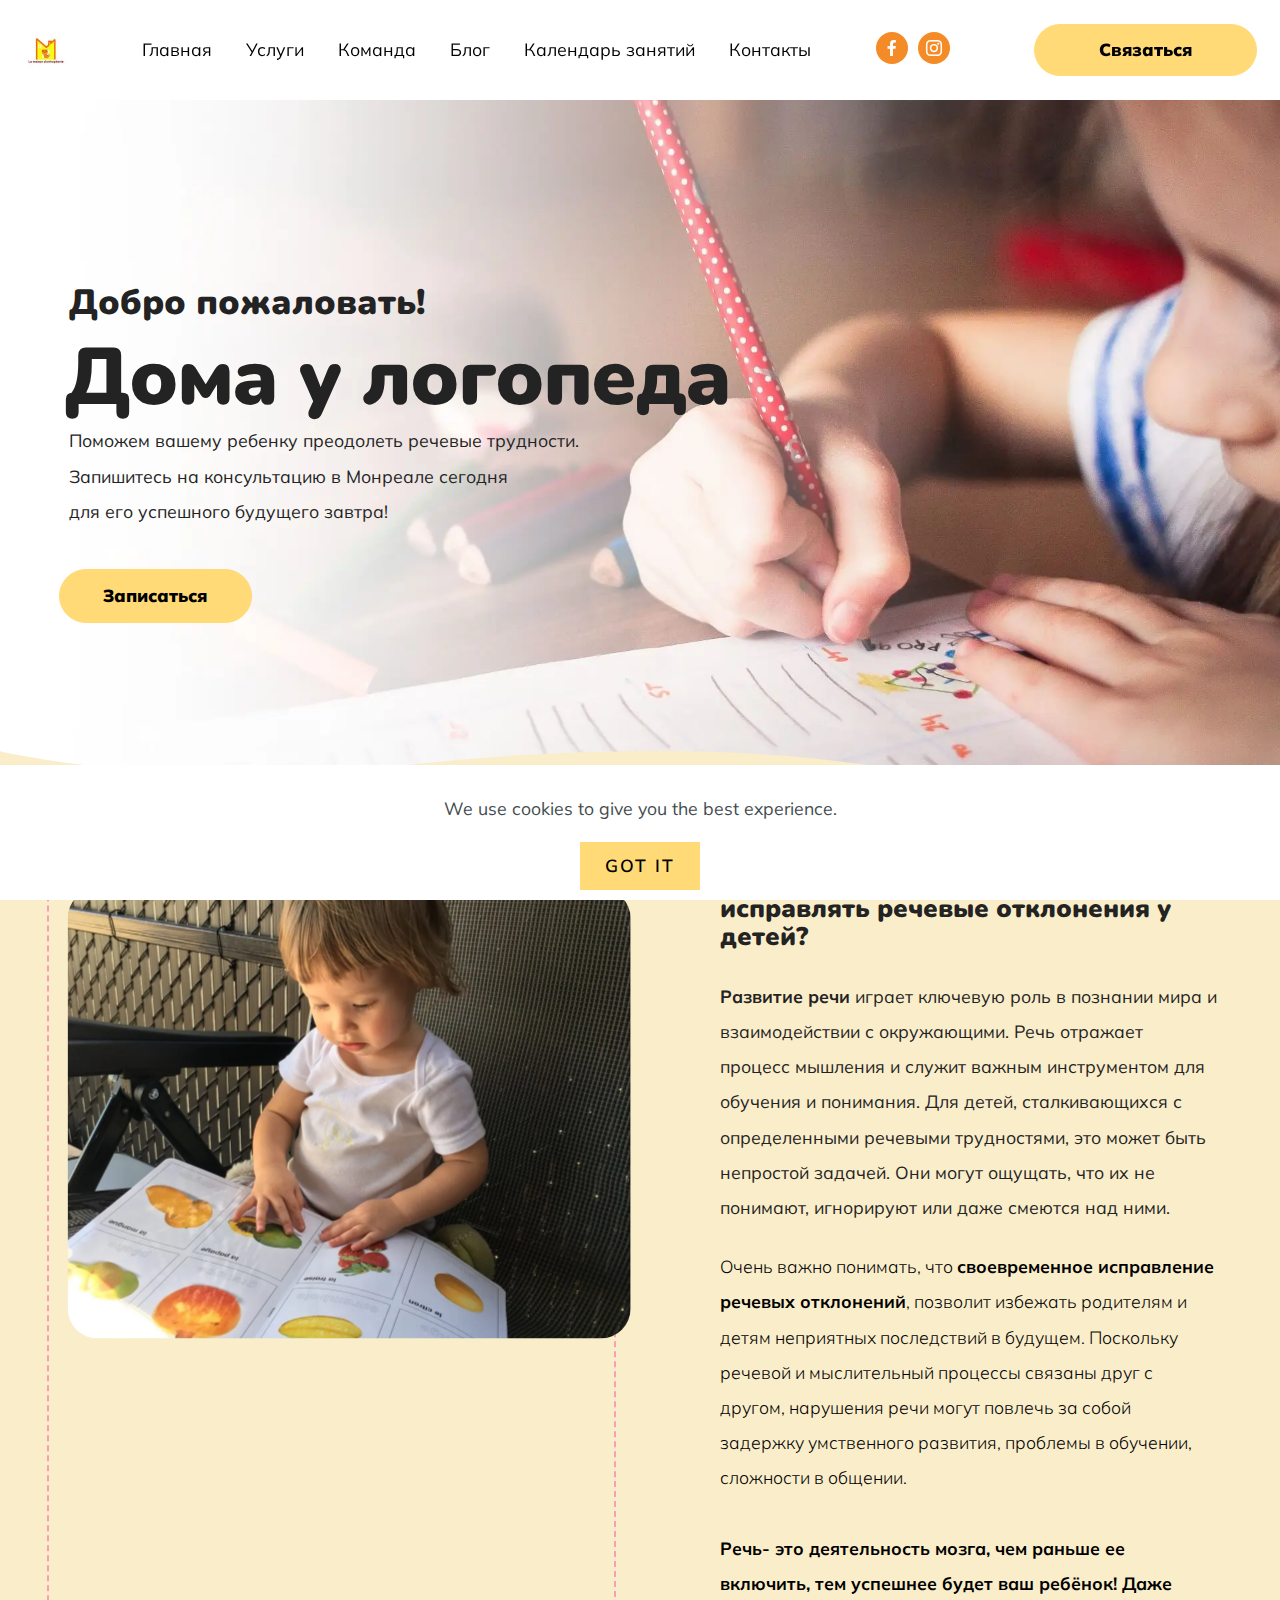
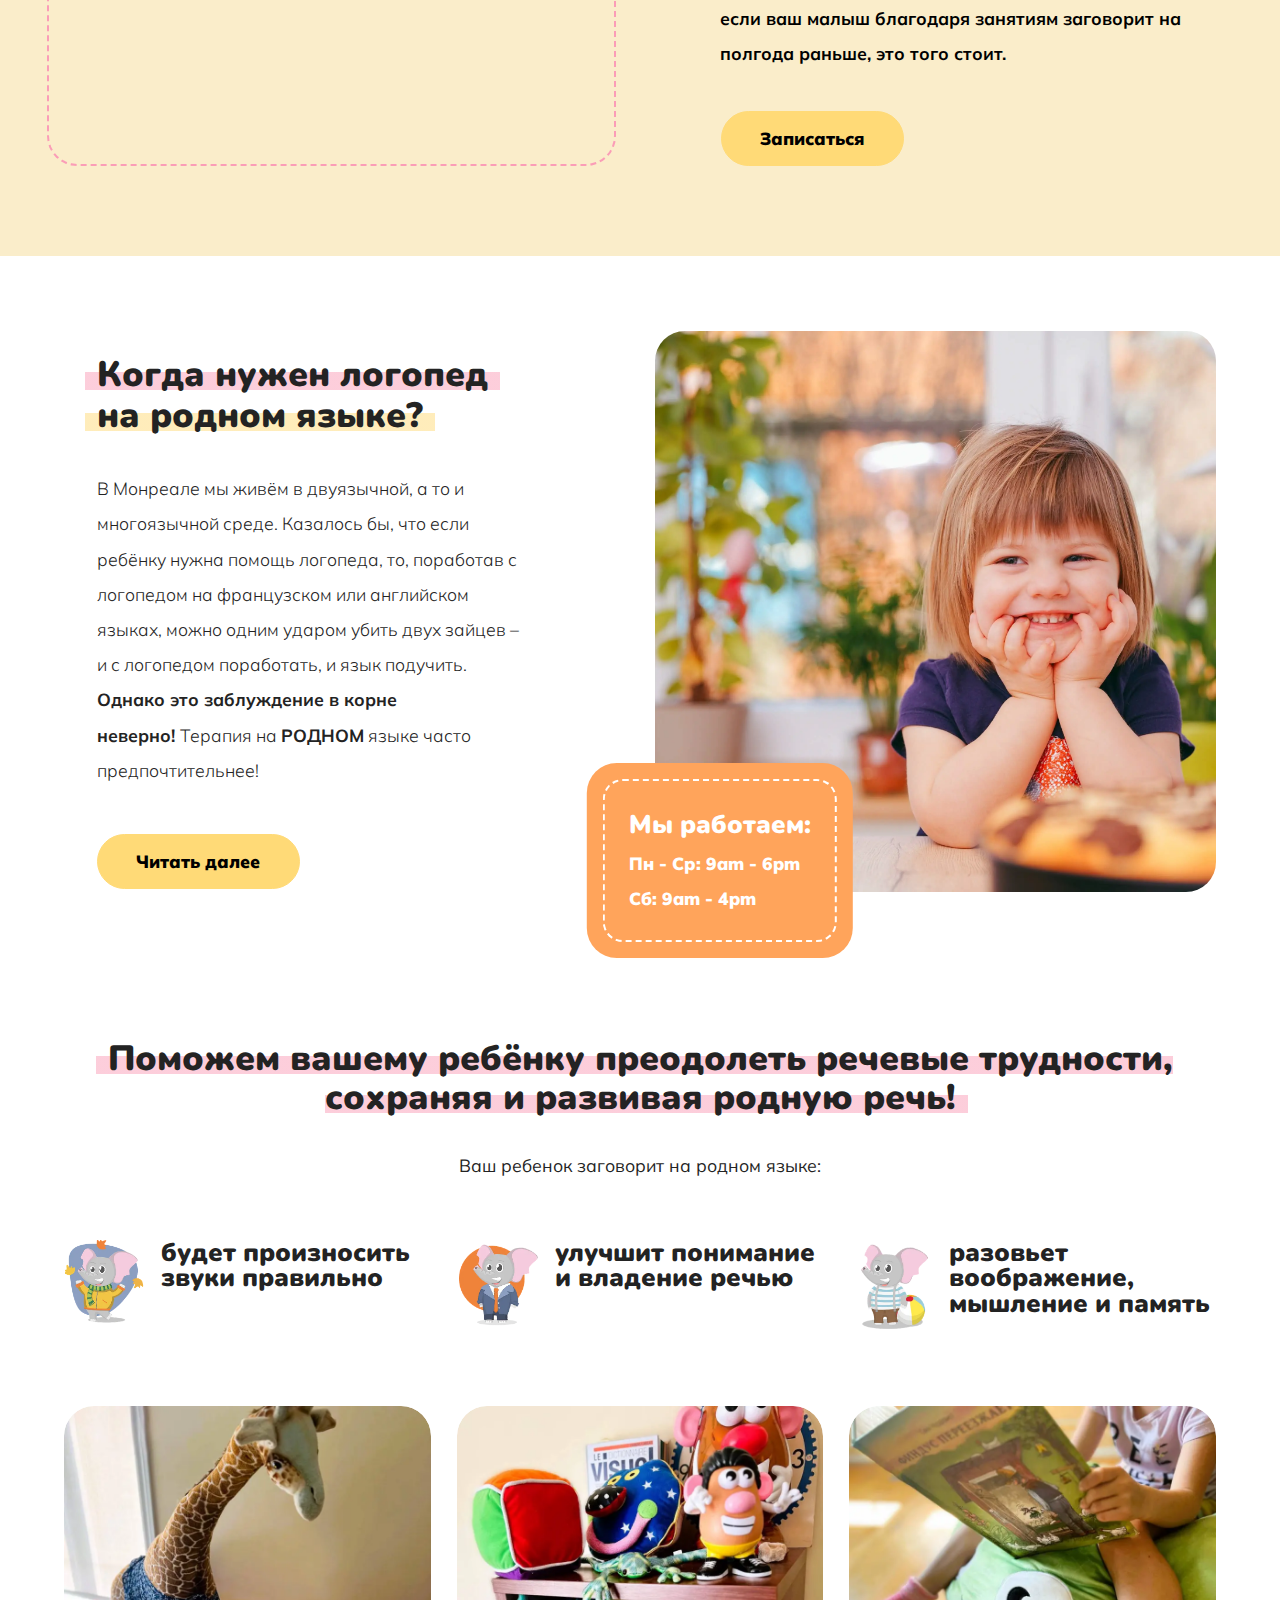
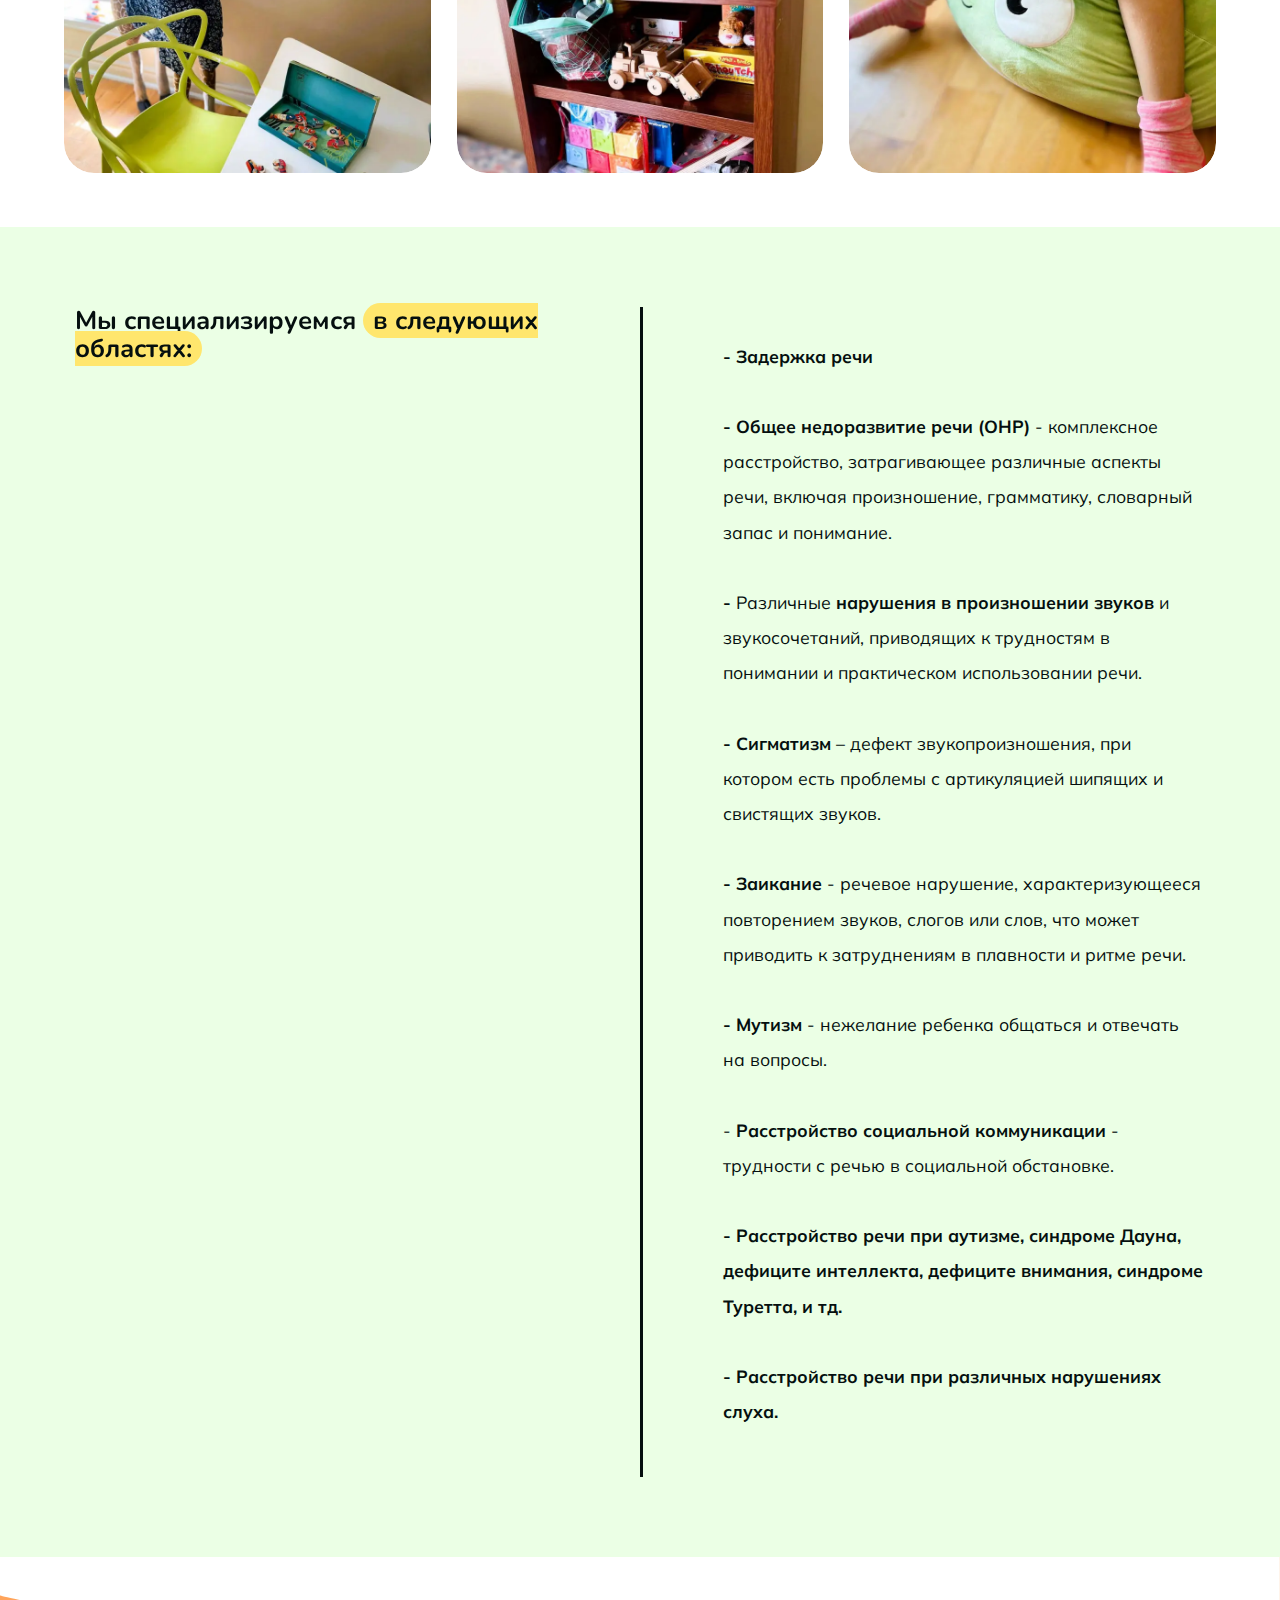
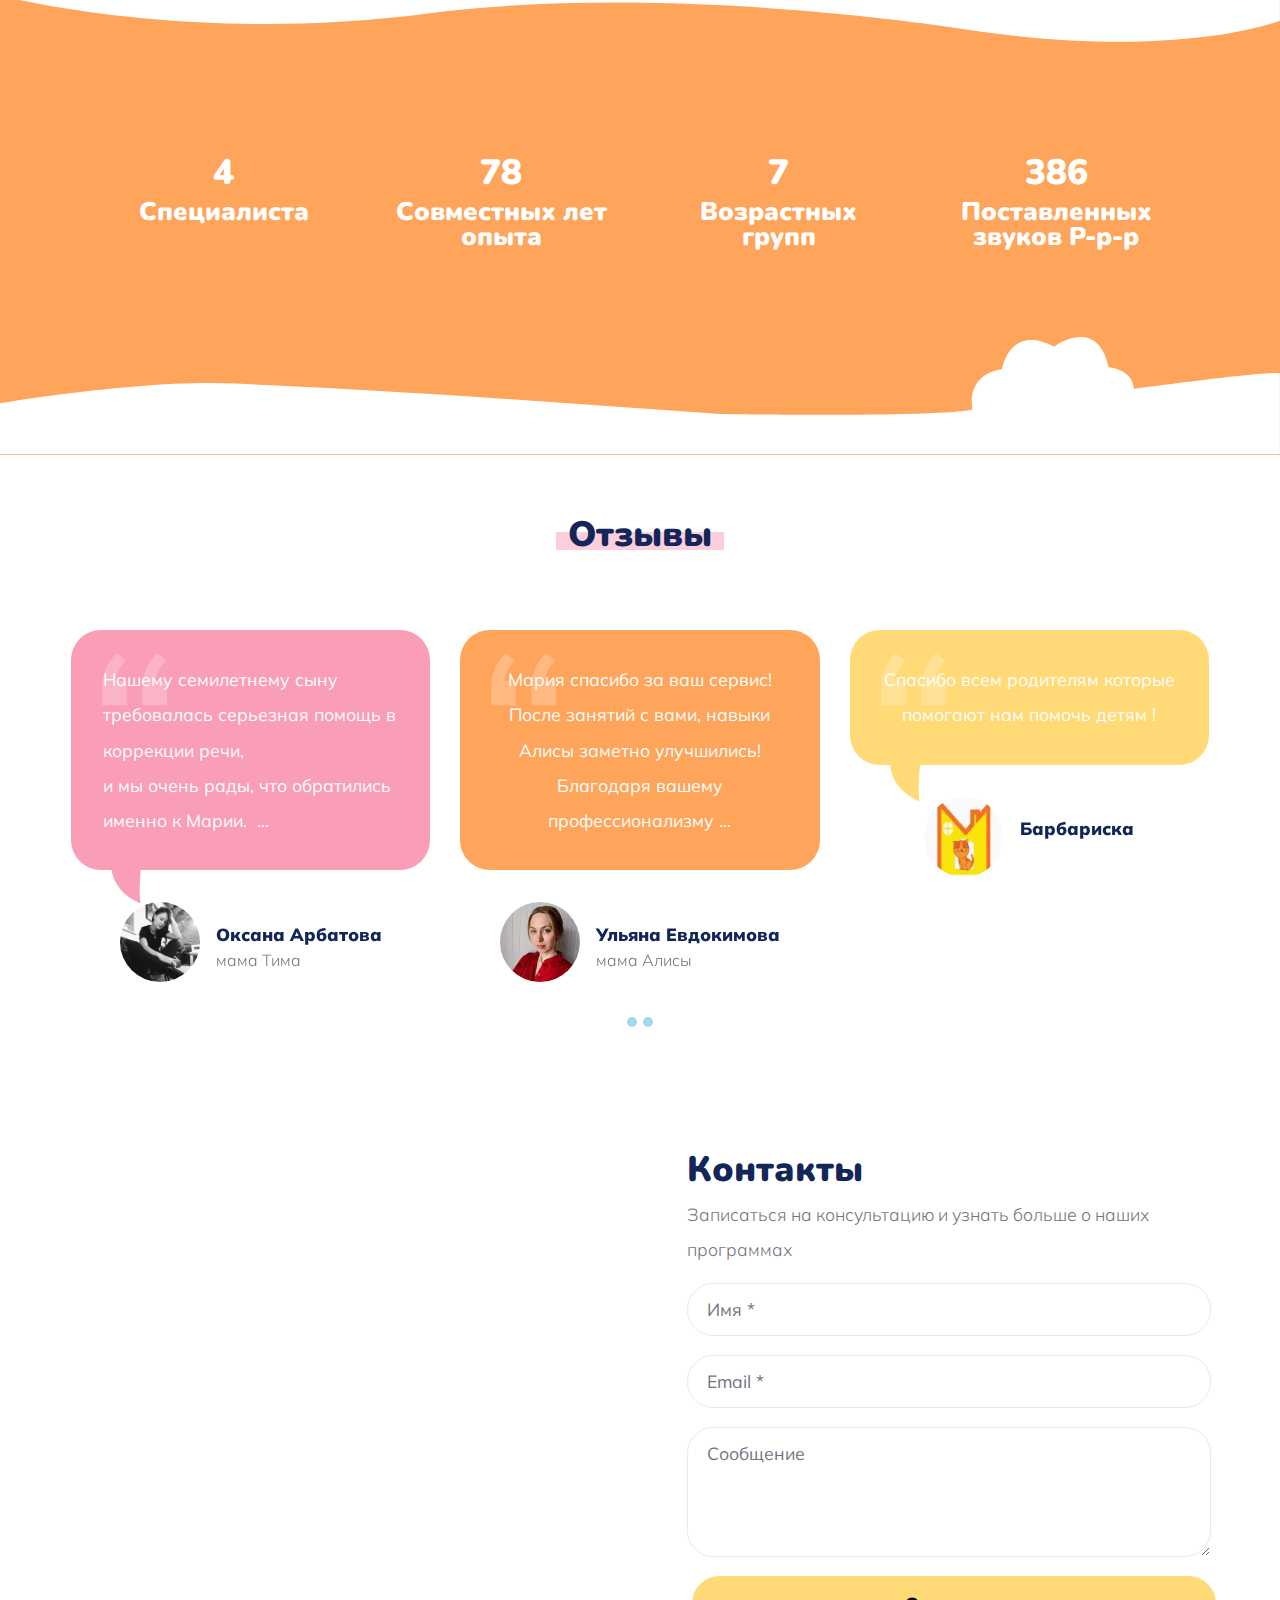
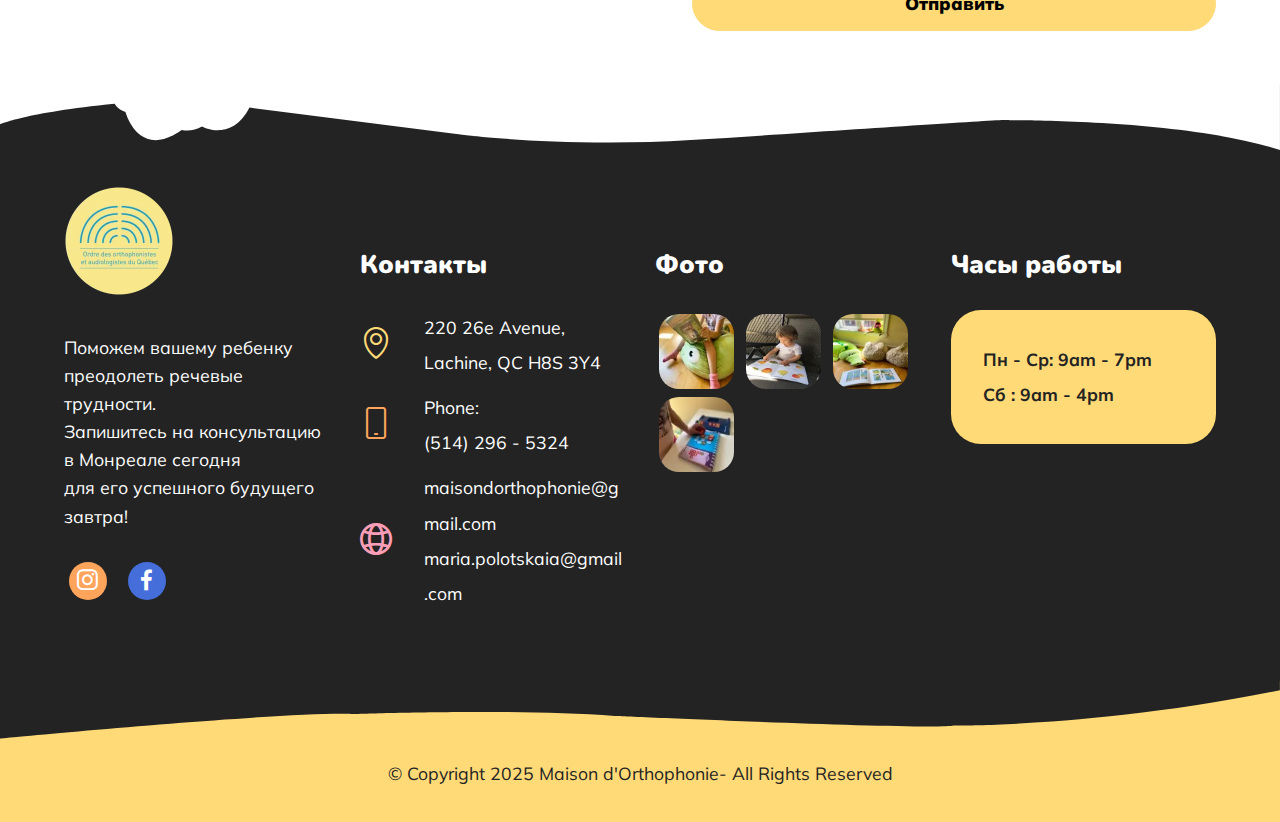
<file: index.html>
<!DOCTYPE html>
<html  >
<head>
  
  <meta charset="UTF-8">
  <meta http-equiv="X-UA-Compatible" content="IE=edge">
  
  <meta name="viewport" content="width=device-width, initial-scale=1, minimum-scale=1">
  <link rel="shortcut icon" href="assets/images/final-jpg-120x120.jpg" type="image/x-icon">
  <meta name="description" content="">
  
  
  <title>Home</title>
  <link rel="stylesheet" href="assets/web/assets/mobirise-icons/mobirise-icons.css">
  <link rel="stylesheet" href="assets/web/assets/mobirise-icons2/mobirise2.css">
  <link rel="stylesheet" href="assets/web/assets/mobirise-icons-bold/mobirise-icons-bold.css">
  <link rel="stylesheet" href="assets/tether/tether.min.css">
  <link rel="stylesheet" href="assets/bootstrap/css/bootstrap.min.css">
  <link rel="stylesheet" href="assets/bootstrap/css/bootstrap-grid.min.css">
  <link rel="stylesheet" href="assets/bootstrap/css/bootstrap-reboot.min.css">
  <link rel="stylesheet" href="assets/dropdown/css/style.css">
  <link rel="stylesheet" href="assets/formstyler/jquery.formstyler.css">
  <link rel="stylesheet" href="assets/formstyler/jquery.formstyler.theme.css">
  <link rel="stylesheet" href="assets/datepicker/jquery.datetimepicker.min.css">
  <link rel="stylesheet" href="assets/socicon/css/styles.css">
  <link rel="stylesheet" href="assets/theme/css/style.css">
  <link rel="stylesheet" href="assets/gallery/style.css">
  <link rel="preload" href="https://fonts.googleapis.com/css?family=Nunito:200,300,400,500,600,700,800,900,200i,300i,400i,500i,600i,700i,800i,900i&display=swap" as="style" onload="this.onload=null;this.rel='stylesheet'">
  <noscript><link rel="stylesheet" href="https://fonts.googleapis.com/css?family=Nunito:200,300,400,500,600,700,800,900,200i,300i,400i,500i,600i,700i,800i,900i&display=swap"></noscript>
  <link rel="preload" href="https://fonts.googleapis.com/css?family=Muli:300,300i,400,600,600i,700,700i,800,800i,900,900i&display=swap&display=swap" as="style" onload="this.onload=null;this.rel='stylesheet'">
  <noscript><link rel="stylesheet" href="https://fonts.googleapis.com/css?family=Muli:300,300i,400,600,600i,700,700i,800,800i,900,900i&display=swap&display=swap"></noscript>
  <link rel="preload" as="style" href="assets/mobirise/css/mbr-additional.css?v=NgEFqw"><link rel="stylesheet" href="assets/mobirise/css/mbr-additional.css?v=NgEFqw" type="text/css">

  
  
  
</head>
<body>
  
  <section class="menu menu01 flavorm5 cid-ul5iCxMBVE" once="menu" id="menu01-2">

    

    <nav class="navbar navbar-dropdown navbar-expand-lg">
        <div class="menu_box container-fluid">
            <div class="navbar-brand d-flex">
                <span class="navbar-logo">
                    <a href="index.html#top">
                        <img src="assets/images/final-jpg-120x120.webp" alt="maisondorthophonie">
                    </a>
                </span>
                
                <button class="navbar-toggler" type="button" data-toggle="collapse" data-bs-toggle="collapse" data-target="#navbarSupportedContent" data-bs-target="#navbarSupportedContent" aria-controls="navbarNavAltMarkup" aria-expanded="false" aria-label="Toggle navigation">
                    <div class="hamburger">
                        <span></span>
                        <span></span>
                        <span></span>
                        <span></span>
                    </div>
                </button>
            </div>
            <div class="collapse navbar-collapse" id="navbarSupportedContent">
                <ul class="navbar-nav nav-dropdown" data-app-modern-menu="true"><li class="nav-item">
                        <a class="nav-link link text-black text-primary display-7" href="index.html#header1-a">Главная</a>
                    </li>
                    <li class="nav-item">
                        <a class="nav-link link text-black text-primary display-7" href="page1.html#header1-9">Услуги</a>
                    </li>
                    <li class="nav-item">
                        <a class="nav-link link text-black text-primary display-7" href="page2.html#header1-n">Команда</a>
                    </li><li class="nav-item"><a class="nav-link link text-black text-primary display-7" href="page4.html#content3-1l">Блог</a></li><li class="nav-item"><a class="nav-link link text-black text-primary display-7" href="page3.html#title1-1c">Календарь занятий</a></li><li class="nav-item"><a class="nav-link link text-black text-primary display-7" href="index.html#footer1-7">Контакты</a></li></ul>
                
                <div class="icons-menu-main">
                    <a class="iconfont-wrapper" href="https://www.facebook.com/Maisondorthophonie/" target="_blank">
                        <span class="p-2 mbr-iconfont socicon-facebook socicon"></span>
                    </a>
                    <a class="iconfont-wrapper" href="https://www.instagram.com/maisondorthophonie/" target="_blank">
                        <span class="p-2 mbr-iconfont socicon-instagram socicon"></span>
                    </a>
                </div>
                <div class="mbr-section-btn-main" role="tablist"><a class="btn btn-primary display-7" href="tel:+1-514-2965324">Связаться</a></div>
            </div>
        </div>
    </nav>
</section>

<section class="cid-rGu1lE6miU" id="header1-a">

    

    

    <div class="container-fluid align-left">
        <div class="row">
            <div class="col-md-12 col-lg-12 wrapper-left">
                <h3 class="mbr-section-subtitle mbr-white align-left mbr-fonts-style display-2">Добро пожаловать!</h3>
                <h1 class="mbr-section-title mbr-fonts-style align-left display-1">Дома у логопеда</h1>
                <p class="mbr-text pb-3 mbr-fonts-style display-7">Поможем вашему ребенку преодолеть речевые трудности.<br>Запишитесь на консультацию в Монреале сегодня <br>для его успешного будущего завтра!<br></p>
                <div class="mbr-section-btn"><a class="btn btn-primary display-7" href="tel:+1-514-2965324">Записаться</a></div>
            </div>
        </div>
    </div>
    
    <svg class="svg-1" data-name="Layer 2" xmlns="http://www.w3.org/2000/svg" viewBox="0 0 1428.75 62.05"><path class="cls-1" d="M-114,132s185,44,434,18c0,0,304-41,551,0,0,0,290.5,57.25,443.75.13v43.69H-114Z" transform="translate(114 -131.78)"></path></svg>
</section>

<section class="cid-rHBaXeKpGa" id="header2-w">

    

    



    <div class="container-fluid">
        <div class="row content-row">
            <div class="col-lg-6 col-md-12 imageContainer">
                <img src="assets/images/img-833-1125x1500.webp" alt="">
            </div>

            <div class="col-md-12 col-lg-6 m-auto align-left right-wrapper">
                <h1 class="mbr-section-title mbr-fonts-style display-5">Почему важно своевременно исправлять речевые отклонения у детей?<div><br></div></h1>
                <h3 class="mbr-section-subtitle mbr-fonts-style align-left display-7"><strong>Развитие речи</strong> играет ключевую роль в познании мира и взаимодействии с окружающими. Речь отражает процесс мышления и служит важным инструментом для обучения и понимания. Для детей, сталкивающихся с определенными речевыми трудностями, это может быть непростой задачей. Они могут ощущать, что их не понимают, игнорируют или даже смеются над ними.</h3>
                <p class="mbr-text mbr-light mbr-fonts-style display-7">Очень важно понимать, что <strong>своевременное исправление речевых отклонений</strong>, позволит избежать родителям и детям неприятных последствий в будущем. Поскольку речевой и мыслительный процессы связаны друг с другом, нарушения речи могут повлечь за собой задержку умственного развития, проблемы в обучении, сложности в общении. <br><br><strong>Речь- это деятельность мозга, чем раньше ее включить, тем успешнее будет ваш ребёнок! Даже если ваш малыш благодаря занятиям заговорит на полгода раньше, это того стоит.</strong></p>
                <div class="button-svg mbr-section-btn align-left"><a class="btn btn-primary display-7" href="tel:+1-514-2965324">Записаться</a></div>
              </div>
            </div>


        </div>



    
    
</section>

<section class="content3 kidsm4_content3 cid-ul6DGXxgU4" id="content3-3">

	
    


	

	<div class="container-fluid">
		<div class="row flex-row-reverse">
			<div class="col-lg-6 col-md-12 imageContainer">
				<img src="assets/images/gallery04.webp" alt="">
				<div class="blue-block">
					<div class="wrapper">
						<h4 class="mbr-bold mbr-fonts-style blue-title display-5">Мы работаем:</h4>
						<p class="text-blue mbr-normal mbr-fonts-style display-7">Пн - Ср: 9am - 6pm<br>Сб: 9am - 4pm</p>
					</div>
				</div>
			</div>
			<div class="d-lg-block d-none col-lg-1"></div>
			<div class="col-md-12 col-lg-5 py-4 right-wrapper">
				<h3 class="mbr-section-title mbr-fonts-style display-2"><span class="line-bg-warning">Когда нужен логопед</span></h3>
				<h4 class="mbr-section-subtitle mbr-fonts-style display-2"><span class="line-bg-primary">на родном языке?</span></h4>
				<p class="mbr-text mbr-light mbr-fonts-style display-7">
					В Монреале мы живём в двуязычной, а то и многоязычной среде. Казалось бы, что если ребёнку нужна помощь логопеда, то, поработав с логопедом на французском или английском языках, можно одним ударом убить двух зайцев – и с логопедом поработать, и язык подучить. <strong>Однако это заблуждение в корне неверно!&nbsp;</strong>Терапия на <strong>РОДНОМ</strong> языке часто предпочтительнее!</p>
				<div class="button-svg mbr-section-btn"><a class="btn btn-primary display-7" href="page5.html#header2-1v">Читать далее</a></div>
			</div>
		</div>
	</div>

	
</section>

<section class="features11 cid-rHdTXcRzxn" id="features2-u">

    

    
    <div class="container-fluid">
        <div class="container d-flex justify-content-center">
            <div class="mbr-white col-12 align-center">
                <h2 class="mbr-section-title mbr-fonts-style line-bg-warning display-2">Поможем вашему ребёнку преодолеть речевые трудности, сохраняя и развивая родную речь!</h2>
                <p class="text-top mbr-fonts-style display-7">Ваш ребенок заговорит на родном языке:</p>
            </div>
        </div>
        <div class="row">

            <div class="card p-3 col-12 col-md-6 col-lg-4">
                <div class="item-image">
                  <img src="assets/images/elephant4.webp">
                </div>
                <div class="card-box">
                    <h4 class="card-title mbr-fonts-style display-5">будет произносить звуки правильно</h4>
                    
                </div>
            </div>

            <div class="card p-3 col-12 col-md-6 col-lg-4">
              <div class="item-image">
                <img src="assets/images/elephant1.webp">
              </div>
                <div class="card-box">
                    <h4 class="card-title mbr-fonts-style display-5">улучшит понимание и владение речью</h4>
                    
                </div>
            </div>

            <div class="card p-3 col-12 col-md-6 col-lg-4">
              <div class="item-image">
                <img src="assets/images/elephant3.webp">
              </div>
                <div class="card-box">
                    <h4 class="card-title mbr-fonts-style display-5">разовьет воображение, мышление и память</h4>
                    
                </div>
            </div>

            

            

            

        </div>

    </div>

</section>

<section class="mbr-gallery mbr-slider-carousel cid-rGsvMlqqzL" id="gallery1-5">

    
    <div class="container">
        <div><!-- Gallery --><div class="gallery-row"><div class="mbr-gallery-layout-default"><div><div class="row-first row justify-content-center m-0"><div class="mbr-gallery-item col-lg-4 col-md-4 col-sm-12 p-2" data-video-url="false"><div href="#lb-gallery1-5" data-slide-to="0" data-bs-slide-to="0" data-toggle="modal" data-bs-toggle="modal"><img src="assets/images/436466701-969096871674497-8576114651637119949-n-1536x2048-800x800.webp" alt="" title=""><span class="icon-focus"></span></div></div><div class="mbr-gallery-item col-lg-4 col-md-4 col-sm-12 p-2" data-video-url="false"><div href="#lb-gallery1-5" data-slide-to="1" data-bs-slide-to="1" data-toggle="modal" data-bs-toggle="modal"><img src="assets/images/441940135-1409183573134943-4580577732269057388-n-1536x2048-800x800.webp" alt="" title=""><span class="icon-focus"></span></div></div><div class="mbr-gallery-item col-lg-4 col-md-4 col-sm-12 p-2" data-video-url="false"><div href="#lb-gallery1-5" data-slide-to="2" data-bs-slide-to="2" data-toggle="modal" data-bs-toggle="modal"><img src="assets/images/441968318-975359307468414-1979161783393265999-n-2-2000x1500-800x800.webp" alt="" title=""><span class="icon-focus"></span></div></div></div></div><div class="clearfix"></div></div></div><!-- Lightbox --><div data-app-prevent-settings="" class="mbr-slider modal fade carousel slide" tabindex="-1" data-keyboard="true" data-bs-keyboard="true" data-interval="false" data-bs-interval="false" id="lb-gallery1-5"><div class="modal-dialog"><div class="modal-content"><div class="modal-body"><div class="carousel-inner"><div class="carousel-item active"><img src="assets/images/436466701-969096871674497-8576114651637119949-n-1536x2048.webp" alt="" title=""></div><div class="carousel-item"><img src="assets/images/441940135-1409183573134943-4580577732269057388-n-1536x2048.webp" alt="" title=""></div><div class="carousel-item"><img src="assets/images/441968318-975359307468414-1979161783393265999-n-2-2000x1500.webp" alt="" title=""></div><div class="carousel-item"><img src="assets/images/gallery03.webp" alt="" title=""></div><div class="carousel-item"><img src="assets/images/gallery04.webp" alt="" title=""></div><div class="carousel-item"><img src="assets/images/gallery05.webp" alt="" title=""></div><div class="carousel-item"><img src="assets/images/gallery06.webp" alt="" title=""></div><div class="carousel-item"><img src="assets/images/gallery07.webp" alt="" title=""></div></div><a class="carousel-control carousel-control-prev" role="button" data-slide="prev" data-bs-slide="prev" href="#lb-gallery1-5"><span class="mbri-left mbr-iconfont" aria-hidden="true"></span><span class="sr-only visually-hidden">Previous</span></a><a class="carousel-control carousel-control-next" role="button" data-slide="next" data-bs-slide="next" href="#lb-gallery1-5"><span class="mbri-right mbr-iconfont" aria-hidden="true"></span><span class="sr-only visually-hidden">Next</span></a><a class="close" href="#" role="button" data-dismiss="modal" data-bs-dismiss="modal"><span class="sr-only visually-hidden">Close</span></a></div></div></div></div></div>
    </div>
</section>

<section class="features06 servicem5 cid-ul9zukTuO1" id="features06-5">
    

    
    

    <div class="container-fluid">
        <div class="row">
            <div class="col-12">
                <div class="content-wrapper">
                    <div class="content-wrap">
                        <div class="text-wrapper">
                            <h2 class="mbr-section-title mbr-fonts-style display-5"><strong>Мы специализируемся&nbsp;</strong><strong><span><b>в следующих областях:</b></span></strong></h2>
                            
                        </div>
                    </div>
                    <div class="items-wrapper">
                        
                        
                        
                        <div class="item features-without-image active">
                            <div class="item-wrapper">
                                <div class="card-box">
                                    
                                    <p class="item-text mbr-fonts-style display-7"><strong>-&nbsp;Задержка речи</strong><br><br><strong>-&nbsp;Общее</strong> <strong>недоразвитие речи (ОНР)</strong> - комплексное расстройство, затрагивающее различные аспекты речи, включая произношение, грамматику, словарный запас и понимание.&nbsp;<br><br><strong>-</strong> Различные <strong>нарушения в произношении звуков</strong> и звукосочетаний, приводящих к трудностям в понимании и практическом использовании речи.<br><br><strong>-</strong>&nbsp;<strong>Сигматизм</strong> – дефект звукопроизношения, при котором есть проблемы с артикуляцией шипящих и свистящих звуков.<br><br><strong>- Заикание</strong> - речевое нарушение, характеризующееся повторением звуков, слогов или слов, что может приводить к затруднениям в плавности и ритме речи.<br><br><strong>-</strong> <strong>Мутизм</strong> - нежелание ребенка общаться и отвечать на вопросы.<br><br>- <strong>Расстройство социальной коммуникации</strong> - трудности с речью в социальной обстановке.&nbsp;<br><br><strong>- Расстройство речи при аутизме, синдроме Дауна, дефиците интеллекта, дефиците внимания, синдроме Туретта, и тд.</strong><br><br><strong>- Расстройство речи при различных нарушениях слуха.</strong><br></p>
                                </div>
                            </div>
                        </div>
                    </div>
                </div>
            </div>
        </div>
    </div>
</section>

<section class="counters1 counters cid-rGu4IJ222A" id="counters1-e">

    
    
    <svg class="svg-2" xmlns="http://www.w3.org/2000/svg" viewBox="0 0 1428 94.61"><g id="Layer_3" data-name="Layer 3"><path class="cls-1" d="M-83,10" transform="translate(83 33)"></path><path class="cls-2" d="M986.33,46.5s132.5-37,318,0C1304.33,46.5,1200.83,80.5,986.33,46.5Z" transform="translate(83 33)"></path></g><g id="Layer_4" data-name="Layer 4"><path class="cls-2" d="M-83,10S127,65.11,394,30.06,986.33,46.5,986.33,46.5,1218,83,1345,38V-33H-83Z" transform="translate(83 33)"></path></g></svg>
    <div class="container-fluid">
        
        
        <div class="container">
            <div class="media-container-row">
                <div class="card p-3 align-center col-12 col-md-6 col-lg-3">
                    <div class="panel-item p-3">
                        

                        <div class="card-text">
                            <h3 class="count count1 pt-3 mbr-regular mbr-fonts-style display-2">4</h3>
                            <h4 class="mbr-content-title mbr-bold mbr-fonts-style display-5">Специалиста</h4>
                            
                        </div>
                    </div>
                </div>
                <div class="card p-3 align-center col-12 col-md-6 col-lg-3">
                    <div class="panel-item p-3">
                        
                        <div class="card-text">
                            <h3 class="count count1 pt-3 mbr-regular mbr-fonts-style display-2">78</h3>
                            <h4 class="mbr-content-title mbr-bold mbr-fonts-style display-5">Совместных лет опыта</h4>
                            
                        </div>
                    </div>
                </div>

                <div class="card p-3 align-center col-12 col-md-6 col-lg-3">
                    <div class="panel-item p-3">
                        
                        <div class="card-text">
                            <h3 class="count count1 pt-3 mbr-regular mbr-fonts-style display-2">7</h3>
                            <h4 class="mbr-content-title mbr-bold mbr-fonts-style display-5">Возрастных групп</h4>
                            
                        </div>
                    </div>
                </div>


                <div class="card p-3 align-center col-12 col-md-6 col-lg-3">
                    <div class="panel-item p-3">
                        

                        <div class="card-texts">
                            <h3 class="count count1 pt-3 mbr-regular mbr-fonts-style display-2">386</h3>
                            <h4 class="mbr-content-title mbr-bold mbr-fonts-style display-5">Поставленных звуков Р-р-р</h4>
                            
                        </div>
                    </div>
                </div>
            </div>
            
        </div>
        
    </div>
    <svg class="svg-1" id="curve" data-name="Layer 2" xmlns="http://www.w3.org/2000/svg" viewBox="0 0 1428 130.87"><path class="cls-1" d="M-83,345V288s158-27,262-22l104,5,138,8,300,21s245,4,281-5c0,0-9-39,33-45,0,0,8-51,58-25,0,0,48-36,61,23,0,0,27,2,28,24,0,0,163-22,163-17v90Z" transform="translate(83 -214.13)"></path></svg>
</section>

<section class="carousel slide testimonials-slider testimonials1 kidsm4_testimonials1 cid-uq50DTY5fd" data-interval="false" id="testimonials1-2k">

	
    


	

	<div class="container-fluid">
		<h2 class="mbr-fonts-style mbr-section-title align-center display-2">
			<span class="line-bg-warning">Отзывы</span></h2>
		<h3 class="mbr-section-subtitle mbr-fonts-style align-center display-7"></h3>
		<div class="carousel slide pt-4" role="listbox" data-pause="true" data-keyboard="false" data-ride="false" data-interval="false">
			<div class="carousel-indicators">
				<li data-slide-to="0" data-bs-slide-to="0" class="active"></li>
				<li data-slide-to="1" data-bs-slide-to="1"></li>
				
				
				
				
				
				
				
				
			</div>
			<div class="carousel-inner">
				
			<div class="carousel-item">
					<div class="row justify-content-center">
						<div class="col-md-4">
							<div class="mbr-text mbr-text1 mbr-fonts-style align-left display-7">Нашему семилетнему сыну требовалась серьезная помощь в коррекции речи,
<svg class="quote_svg quote_svg1" viewBox="0 0 259.43 367.5">
									<path d="M.53,0H255.84c15,14-23.29,233.58.07,367.5C255.91,367.5-13.49,272.51.53,0Z">
									</path>
								</svg><div>и мы очень рады, что обратились именно к Марии.&nbsp; ...</div></div>
							<div class="img-block">
								<img src="assets/images/oksana.webp" alt="">
								<div class="title-block">
									<h4 class="mbr-fonts-style signature mbr-bold display-7">Оксана Арбатова</h4>
									<h5 class="desk mbr-fonts-style align-left display-4">
										мама Тима</h5>
								</div>
							</div>
						</div>
						<div class="col-md-4 d-none d-md-block">
							<div class="mbr-text mbr-text2 mbr-fonts-style display-7">Мария спасибо за ваш сервис! После занятий с вами, навыки Алисы заметно улучшились! Благодаря вашему профессионализму ...</div>
							<div class="img-block">
								<img src="assets/images/ulyana-160x160.webp" alt="">
								<div class="title-block">
									<h4 class="mbr-fonts-style signature mbr-bold display-7">
										Ульяна Евдокимова</h4>
									<h5 class="desk mbr-fonts-style align-left display-4">мама Алисы</h5>
								</div>
							</div>
						</div>

						<div class="col-md-4 d-none d-md-block">
							<div class="mbr-text mbr-text3 mbr-fonts-style display-7">Спасибо всем родителям которые помогают нам помочь детям !<svg class="quote_svg quote_svg3" viewBox="0 0 259.43 367.5">
									<path d="M.53,0H255.84c15,14-23.29,233.58.07,367.5C255.91,367.5-13.49,272.51.53,0Z">
									</path>
								</svg></div>
							<div class="img-block">
								<img src="assets/images/screenshot-2024-07-18-105329-160x146.webp" alt="">
								<div class="title-block">
									<h4 class="mbr-fonts-style signature mbr-bold display-7">
										Барбариска</h4>
									<h5 class="desk mbr-fonts-style align-left display-4">&nbsp;</h5>
								</div>
							</div>
						</div>
					</div>
				</div><div class="carousel-item">
					<div class="row justify-content-center">
						<div class="col-md-4">
							<div class="mbr-text mbr-text1 mbr-fonts-style align-left display-7">Нашему семилетнему сыну требовалась серьезная помощь в коррекции речи,
<div>и мы очень рады, что обратились именно к Марии. Проблем было много, но
</div><div>благодаря профессиональному подходу, терпению и вниманию специалиста,
</div><div>мы заметили значительные улучшения достаточно быстро. Занятия проходят
</div><div>в дружелюбной и поддерживающей атмосфере, что помогает нашему сыну
</div><div>чувствовать себя уверенно и с удовольствием заниматься.</div></div>
							<div class="img-block">
								<img src="assets/images/oksana.webp" alt="">
								<div class="title-block">
									<h4 class="mbr-fonts-style signature mbr-bold display-7">
										Оксана Арбатова</h4>
									<h5 class="desk mbr-fonts-style align-left display-4">
										мама Тима</h5>
								</div>
							</div>
						</div>
						<div class="col-md-4 d-none d-md-block">
							<div class="mbr-text mbr-text2 mbr-fonts-style display-7">Мария спасибо за ваш сервис! После занятий с вами, навыки Алисы заметно улучшились! Благодаря вашему профессионализму и индивидуальному подходу, у ребенка не только появился речевой прогресс, а так же уверенность в себе!</div>
							<div class="img-block">
								<img src="assets/images/ulyana-160x160.webp" alt="">
								<div class="title-block">
									<h4 class="mbr-fonts-style signature mbr-bold display-7">
										Ульяна Евдокимова</h4>
									<h5 class="desk mbr-fonts-style align-left display-4">
										мама Алисы</h5>
								</div>
							</div>
						</div>

						<div class="col-md-4 d-none d-md-block">
							<div class="mbr-text mbr-text3 mbr-fonts-style display-7">Спасибо всем родителям которые помогают нам помочь детям !&nbsp;<svg class="quote_svg quote_svg3" viewBox="0 0 259.43 367.5">
									<path d="M.53,0H255.84c15,14-23.29,233.58.07,367.5C255.91,367.5-13.49,272.51.53,0Z">
									</path>
								</svg></div>
							<div class="img-block">
								<img src="assets/images/screenshot-2024-07-18-105329-160x146.webp" alt="">
								<div class="title-block">
									<h4 class="mbr-fonts-style signature mbr-bold display-7">
										Барбариска</h4>
									<h5 class="desk mbr-fonts-style align-left display-4"></h5>
								</div>
							</div>
						</div>
					</div>
				</div></div>
		</div>
	</div>
</section>

<section class="form cid-rHBb7VkcXz" id="forms1-y">
    
    
    <div class="container-fluid">
        <div class="row">
            <div class="col-lg-6 col-md-12 map-wrapper">
                <div class="google-map"><iframe frameborder="0" style="border:0" src="https://www.google.com/maps/embed?pb=!1m18!1m12!1m3!1d2799.7252097464116!2d-73.68983952372761!3d45.43504037107348!2m3!1f0!2f0!3f0!3m2!1i1024!2i768!4f13.1!3m3!1m2!1s0x4cc9168d1553c68b%3A0xd490449b898c57de!2s220%2026e%20Avenue%2C%20Lachine%2C%20QC%20H8S%203Y4!5e0!3m2!1sen!2sca!4v1724357601333!5m2!1sen!2sca" allowfullscreen=""></iframe></div>
            </div>
            <div class="col-lg-6 my-auto pb-4 mbr-form" data-form-type="formoid">
<!--Formbuilder Form-->
<form action="https://mobirise.eu/" method="POST" class="mbr-form form-with-styler" data-form-title="Form Name"><input type="hidden" name="email" data-form-email="true" value="T3OXh4UCQ6AoNAxcN5LerqEaD9mFYc/3YftnoL3+WQE11VV7XUENjN98mMp6ZwGUuFVCI5xjkSeVO3tIvNx9AwQ91E26i3yrQpERr+N9pQJAZqQFXYbXb/qsOPGEgUjI.BAtF8uo31ao/lDxMwfNCOpK3fvKMqk6lDbQIBUfyeNXfp5wyhlhMkV44JBqDfWdX10vxQROfz61jLy9Spei071QXMiXAlGgBuAUFu2482CPMqwdYaEWyOfAunqWmdtmY">
<div class="form-row">
<div hidden="hidden" data-form-alert="" class="alert alert-success col-12">Thanks for filling out the form! We'll contact you shortly.</div>
<div hidden="hidden" data-form-alert-danger="" class="alert alert-danger col-12">Oops...! some problem!</div>
</div>
<div class="dragArea form-row">
<div class="col-lg-12">
<h5 class="mbr-fonts-style mbr-section-title display-2">Контакты</h5>
</div>
<div class="col-lg-12">
<p class="mbr-text mbr-fonts-style mbr-light display-7">Записаться на консультацию и узнать больше о наших программах</p>
</div>
<div data-for="Name" class="col-lg-12 form-group">
<input type="text" name="Name" placeholder="Имя *" data-form-field="Name" class="form-control display-7" required="required" value="" id="Name-forms1-y">
</div>
<div data-for="Email" class="col-lg-12 col-md-12 col-sm-12 form-group">
<input type="email" name="Email" placeholder="Email *" data-form-field="Email" class="form-control display-7" required="required" value="" id="Email-forms1-y">
</div>
<div class="col-lg-12 form-group" data-for="Message">
<textarea name="Message" placeholder="Сообщение" data-form-field="Message" class="form-control display-7" id="Message-forms1-y"></textarea>
</div>
<div class="col-lg-12 button-svg mbr-section-btn align-left">
<button type="submit" class="w-100 w-100 btn btn-primary display-7">Отправить</button>
</div>
</div>
</form><!--Formbuilder Form-->
</div>
        </div>
    </div>
</section>

<section class="footer1 kidsm4_footer1 cid-ulh18dCvwj" id="footer1-7">

	
    


	

	<svg class="svg-1" data-name="Layer 2" xmlns="http://www.w3.org/2000/svg" viewBox="0 0 1428 72.5">
		<path class="cls-1" d="M-114,154.33s27.33-13,128-23c0,0,2.33,5.67,12,9.34,0,0,14.67,54.33,62.67,20a33.44,33.44,0,0,0,22.66-4s33,18.33,53-21L393,165s120,16.08,263.5,7,346.5-23.29,352-22.41S1203,147.5,1314,183V110.5H-114Z" transform="translate(114 -110.5)"></path>
	</svg>

	<div class="container-fluid">
		<div class="row">
			<div class="col-lg-3 col-md-6 col-sm-12">
				<div class="navbar-brand">
					<div class="logo">
						<a href="#">
							<img class="navbar-logo" src="assets/images/brown-grey-minimalist-beauty-and-spa-logo-3-220x220.webp" alt="">
						</a>
					</div>
				</div>
				<p class="links mbr-fonts-style display-7">Поможем вашему ребенку преодолеть речевые трудности.<br>Запишитесь на консультацию в Монреале сегодня<br>для его успешного будущего завтра!</p>
				<div class="social-list">
					<div class="soc-item">
						<a href="https://www.instagram.com/maisondorthophonie/" target="_blank">
							<div class="mbr-iconfont mbr-iconfont-social socion1 socicon-instagram socicon" style="color: rgb(255, 255, 255); fill: rgb(255, 255, 255);" media-simple="true"></div>
						</a>
					</div>
					<div class="soc-item">
						<a href="https://www.facebook.com/Maisondorthophonie/" target="_blank">
							<div class="mbr-iconfont mbr-iconfont-social socion2 socicon-facebook socicon" style="color: rgb(255, 255, 255); fill: rgb(255, 255, 255);" media-simple="true"></div>
						</a>
					</div>
					
					
					
					
				</div>
			</div>

			<div class="col-lg-3 col-md-6 col-sm-12">
				<h3 class="mbr-bold mbr-fonts-style group-title display-5">Контакты</h3>

				<div class="mbr-row items mbr-white">
					
					
					
				<div class="list-item col-sm-12">
						<div class="item-image">
							<a href="#"><span class="mbr-iconfont mbr-iconfont-btn icon1 mbrib-pin" style="color: rgb(255, 218, 119); fill: rgb(255, 218, 119);"></span></a>
						</div>
						<div class="social-data">
							<h5 class="mbr-fonts-style text2 display-7">220 26e Avenue,&nbsp;</h5>
							<h5 class="mbr-fonts-style text2 display-7">Lachine, QC H8S 3Y4</h5>
						</div>
					</div><div class="list-item col-sm-12">
						<div class="item-image">
							<a href="#"><span class="mbr-iconfont mbr-iconfont-btn icon2 mbrib-mobile" style="color: rgb(255, 164, 91); fill: rgb(255, 164, 91);"></span></a>
						</div>
						<div class="social-data">
							<h5 class="mbr-fonts-style text2 display-7">Phone:</h5>
							<h5 class="mbr-fonts-style text2 display-7">(514) 296 - 5324</h5>
						</div>
					</div><div class="list-item col-sm-12">
						<div class="item-image">
							<a href="#"><span class="mbr-iconfont mbr-iconfont-btn icon2 mobi-mbri-globe-2 mobi-mbri"></span></a>
						</div>
						<div class="social-data">
							<h5 class="mbr-fonts-style text2 display-7">maisondorthophonie@gmail.com</h5>
							<h5 class="mbr-fonts-style text2 display-7">maria.polotskaia@gmail.com</h5>
						</div>
					</div></div>
			</div>
			<div class="col-lg-3 col-md-6 col-sm-12 img-list">
				<h3 class="mbr-bold mbr-fonts-style group-title display-5">Фото</h3>

				<img class="tips" src="assets/images/441968318-975359307468414-1979161783393265999-n-150x113.webp" alt="">
				<img class="tips" src="assets/images/maya-book-150x200.webp" alt="">
				<img class="tips" src="assets/images/441508138-1284391969614069-6066529347902632788-n-150x200.webp" alt="">
				<img class="tips" src="assets/images/-150x113.webp" alt="">
				
				

			</div>
			<div class="col-lg-3 col-md-6 col-sm-12">
				<h3 class="mbr-bold mbr-fonts-style group-title display-5">Часы работы</h3>
				<div class="wrapper">
					<p class="mbr-text timetable mbr-bold mbr-fonts-style display-7">
						Пн - Ср: 9am - 7pm <br>Сб : 9am - 4pm <br>
					</p>
				</div>
			</div>
		</div>
	</div>
</section>

<section class="footer2 kidsm4_footer2 cid-umdWc9iaDK" once="footers" id="footer2-22">

	

	

	<svg class="svg-1" data-name="Layer 2" xmlns="http://www.w3.org/2000/svg" viewBox="0 0 1425.75 64">
		<defs>
			<style>
				.cls-1 
			</style>
		</defs>
		<title>Screenasdshot_2</title>
		<path class="cls-1" d="M-113,177s327.33-31.17,395-27.25c0,0,173.33-6.42,290,2.25,0,0,358.31,15.73,377.16,10.53,0,0,161,2.14,363.59-39.2V113H-113Z" transform="translate(113 -113)"></path>
	</svg>
	<div class="container-fluid">
		<div class="media-container-row align-center">
			<div class="col-12">
				<p class="mbr-text mbr-fonts-style display-7">
					© Copyright 2025 Maison d'Orthophonie- All Rights Reserved
				</p>
			</div>
		</div>
	</div>
</section>


<script src="assets/web/assets/jquery/jquery.min.js"></script>
  <script src="assets/popper/popper.min.js"></script>
  <script src="assets/tether/tether.min.js"></script>
  <script src="assets/bootstrap/js/bootstrap.min.js"></script>
  <script src="assets/web/assets/cookies-alert-plugin/cookies-alert-core.js"></script>
  <script src="assets/web/assets/cookies-alert-plugin/cookies-alert-script.js"></script>
  <script src="assets/smoothscroll/smooth-scroll.js"></script>
  <script src="assets/dropdown/js/nav-dropdown.js"></script>
  <script src="assets/dropdown/js/navbar-dropdown.js"></script>
  <script src="assets/touchswipe/jquery.touch-swipe.min.js"></script>
  <script src="assets/masonry/masonry.pkgd.min.js"></script>
  <script src="assets/imagesloaded/imagesloaded.pkgd.min.js"></script>
  <script src="assets/bootstrapcarouselswipe/bootstrap-carousel-swipe.js"></script>
  <script src="assets/vimeoplayer/jquery.mb.vimeo_player.js"></script>
  <script src="assets/viewportchecker/jquery.viewportchecker.js"></script>
  <script src="assets/mbr-testimonials-slider/mbr-testimonials-slider.js"></script>
  <script src="assets/formstyler/jquery.formstyler.min.js"></script>
  <script src="assets/datepicker/jquery.datetimepicker.full.js"></script>
  <script src="assets/theme/js/script.js"></script>
  <script src="assets/gallery/player.min.js"></script>
  <script src="assets/gallery/script.js"></script>
  <script src="assets/slidervideo/script.js"></script>
  <script src="assets/formoid/formoid.min.js"></script>
  
  
  
<input name="cookieData" type="hidden" data-cookie-cookiesAlertType='false' data-cookie-customDialogSelector='null' data-cookie-colorText='#424a4d' data-cookie-colorBg='rgb(255, 255, 255)' data-cookie-opacityOverlay='0' data-cookie-bgOpacity='100' data-cookie-textButton='GOT IT' data-cookie-rejectText='REJECT' data-cookie-colorButton='#ffda77' data-cookie-rejectColor='#ffffff' data-cookie-colorLink='#424a4d' data-cookie-underlineLink='true' data-cookie-text="We use cookies to give you the best experience.">
  </body>
</html>
</file>
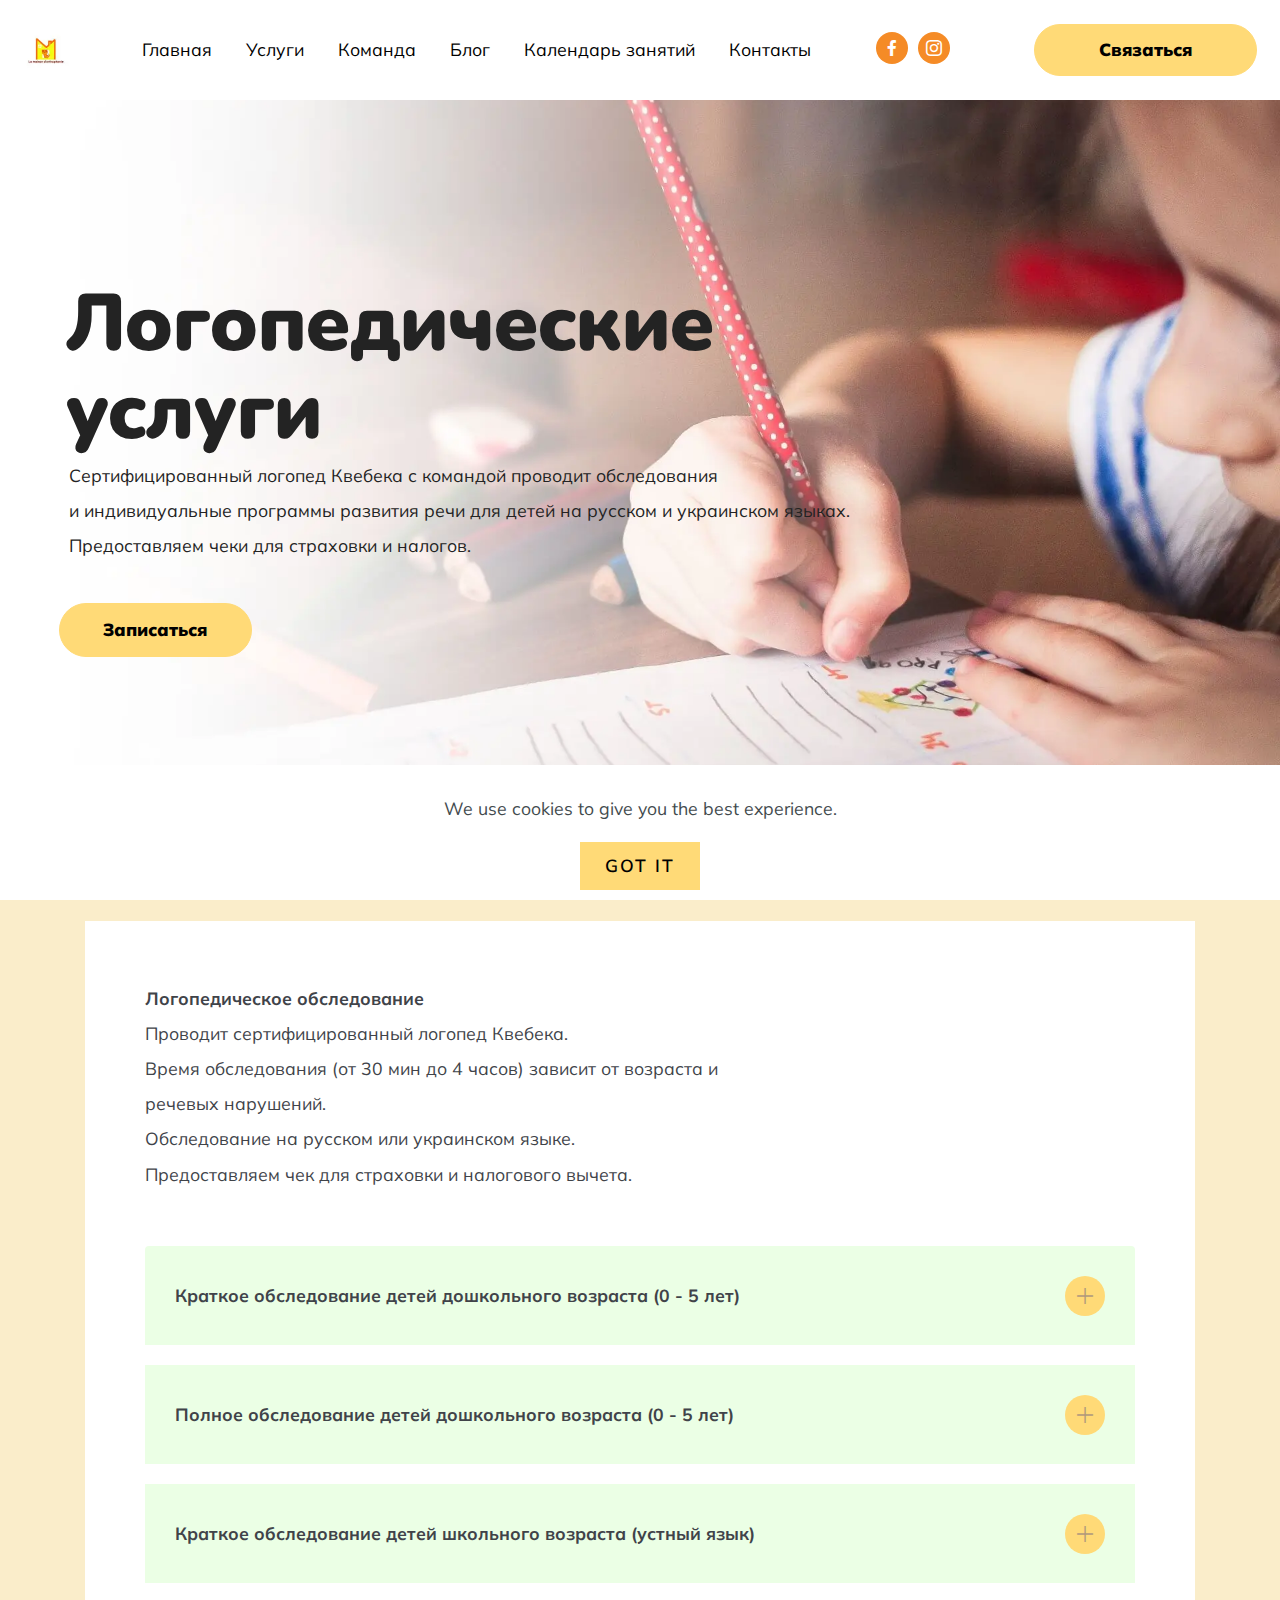
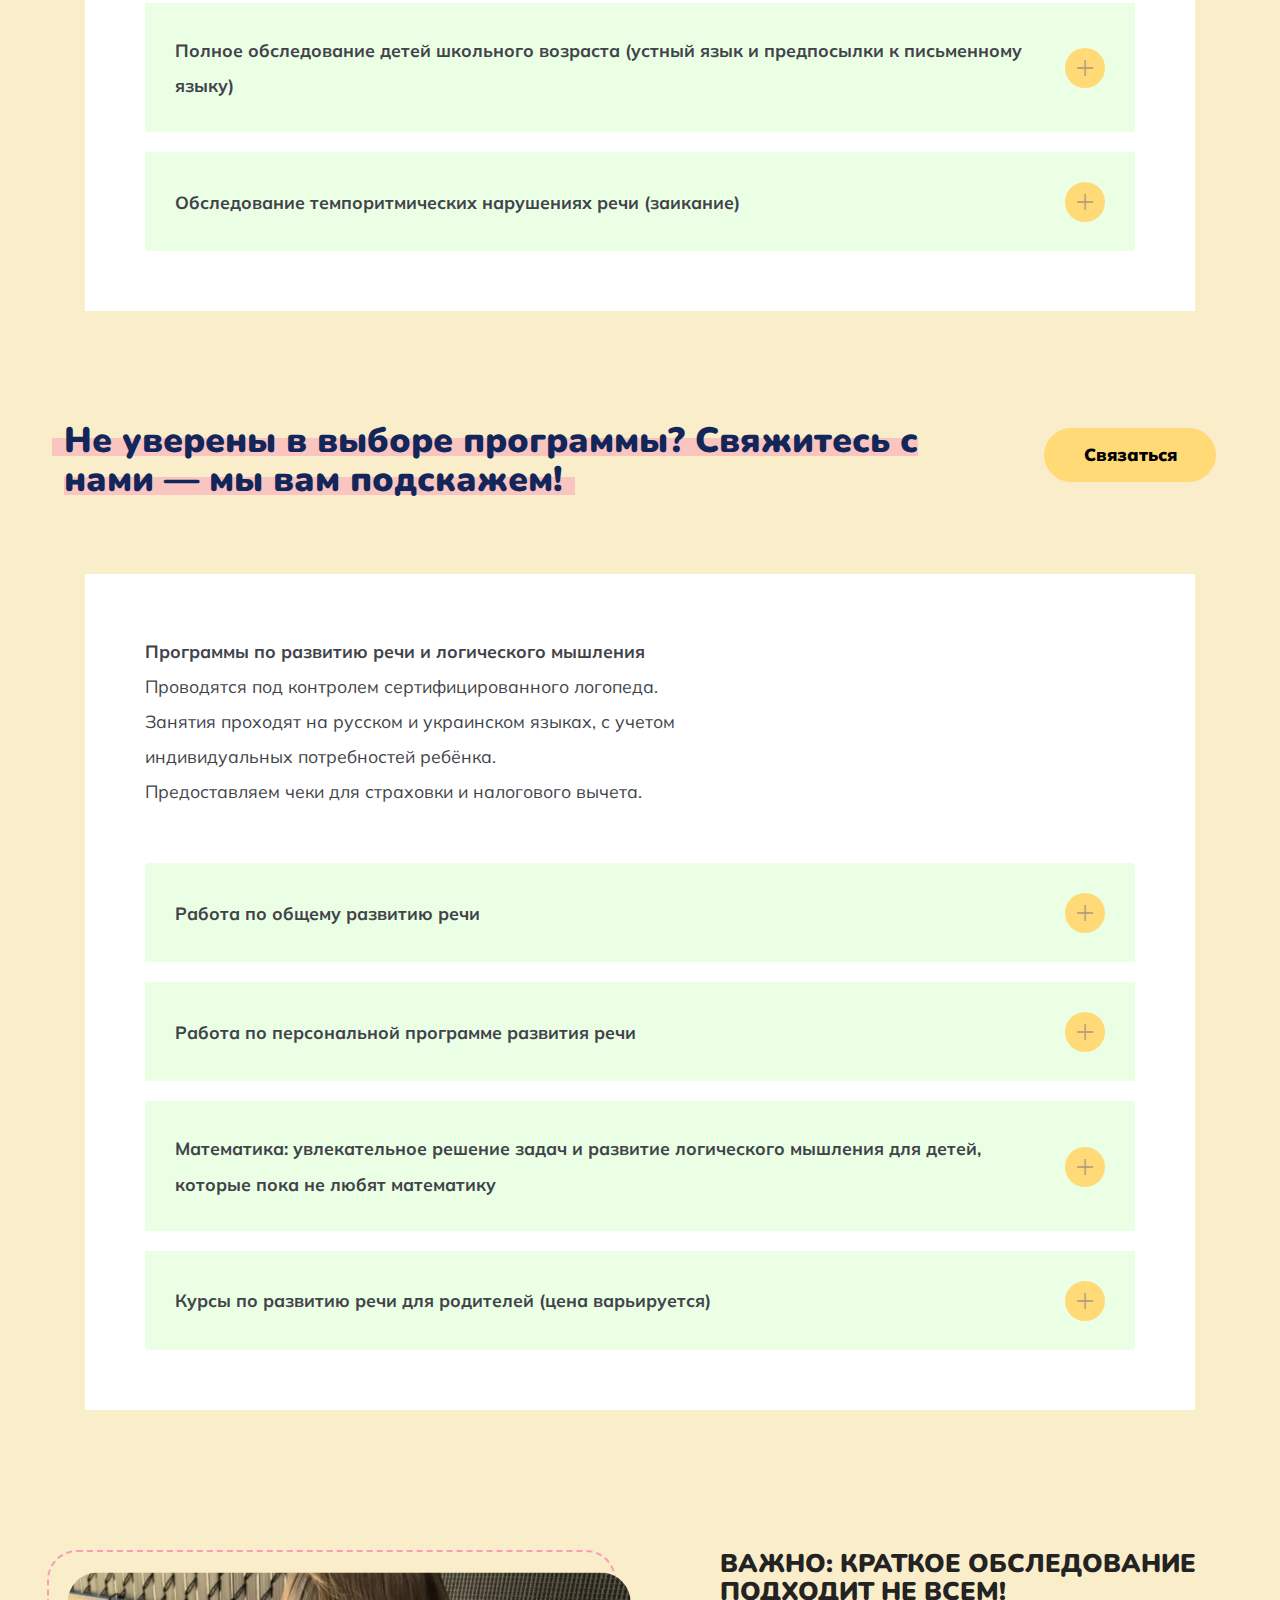
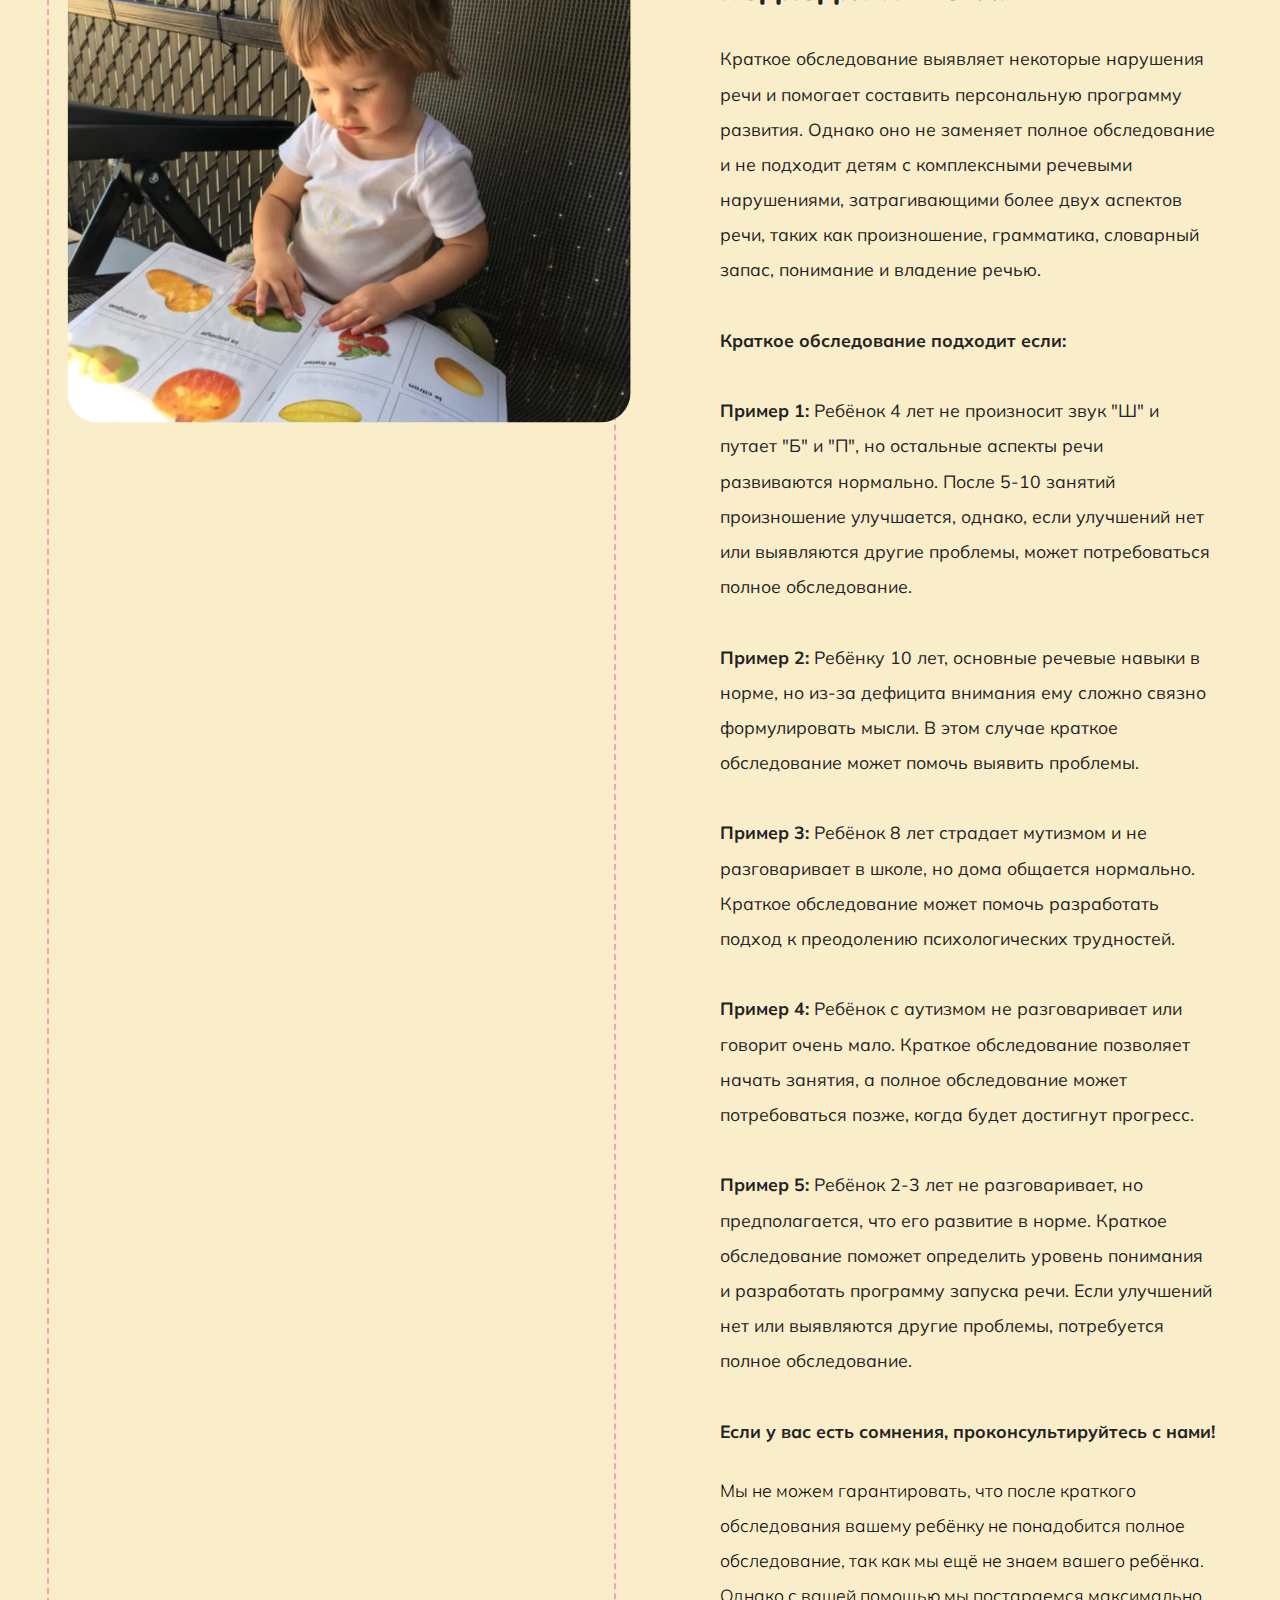
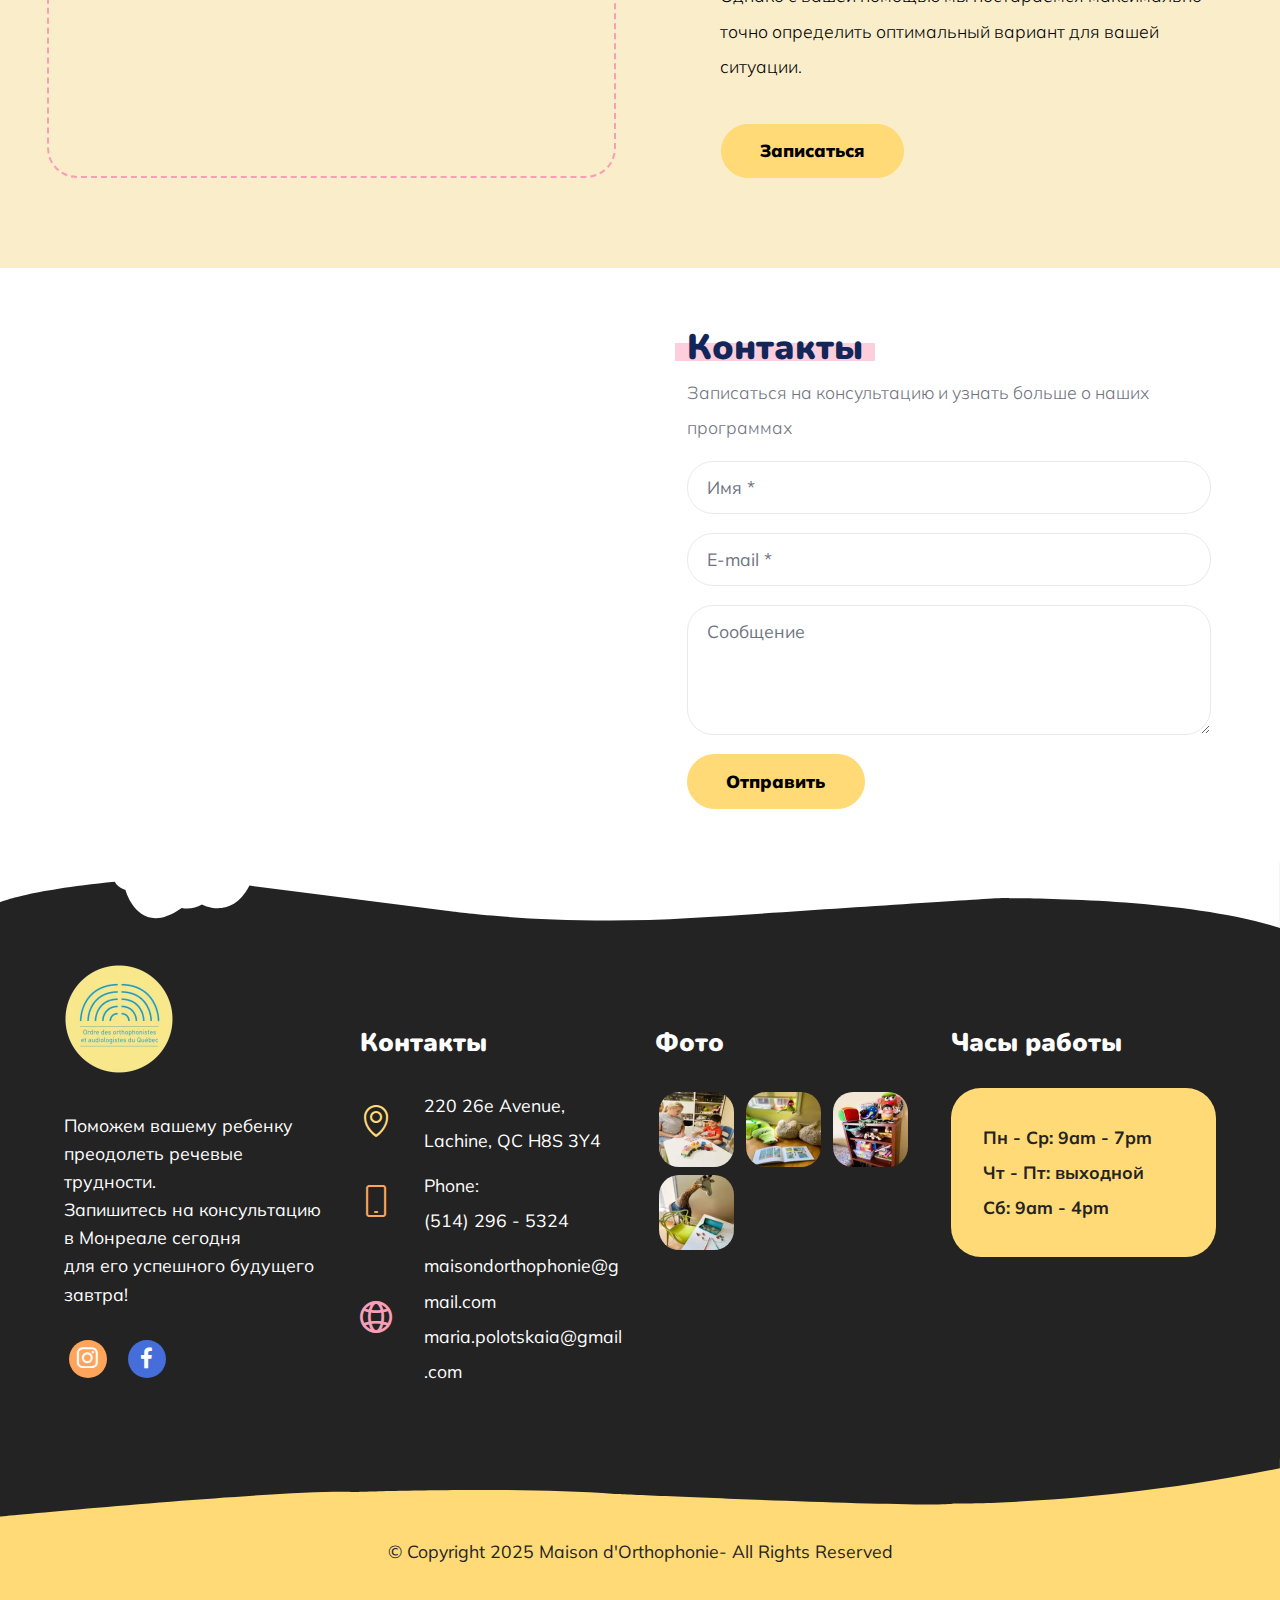
<file: page1.html>
<!DOCTYPE html>
<html  >
<head>
  
  <meta charset="UTF-8">
  <meta http-equiv="X-UA-Compatible" content="IE=edge">
  
  <meta name="viewport" content="width=device-width, initial-scale=1, minimum-scale=1">
  <link rel="shortcut icon" href="assets/images/final-jpg-120x120.jpg" type="image/x-icon">
  <meta name="description" content="">
  
  
  <title>Services</title>
  <link rel="stylesheet" href="assets/web/assets/mobirise-icons/mobirise-icons.css">
  <link rel="stylesheet" href="assets/web/assets/mobirise-icons2/mobirise2.css">
  <link rel="stylesheet" href="assets/web/assets/mobirise-icons-bold/mobirise-icons-bold.css">
  <link rel="stylesheet" href="assets/tether/tether.min.css">
  <link rel="stylesheet" href="assets/bootstrap/css/bootstrap.min.css">
  <link rel="stylesheet" href="assets/bootstrap/css/bootstrap-grid.min.css">
  <link rel="stylesheet" href="assets/bootstrap/css/bootstrap-reboot.min.css">
  <link rel="stylesheet" href="assets/dropdown/css/style.css">
  <link rel="stylesheet" href="assets/formstyler/jquery.formstyler.css">
  <link rel="stylesheet" href="assets/formstyler/jquery.formstyler.theme.css">
  <link rel="stylesheet" href="assets/socicon/css/styles.css">
  <link rel="stylesheet" href="assets/theme/css/style.css">
  <link rel="preload" href="https://fonts.googleapis.com/css?family=Nunito:200,300,400,500,600,700,800,900,200i,300i,400i,500i,600i,700i,800i,900i&display=swap" as="style" onload="this.onload=null;this.rel='stylesheet'">
  <noscript><link rel="stylesheet" href="https://fonts.googleapis.com/css?family=Nunito:200,300,400,500,600,700,800,900,200i,300i,400i,500i,600i,700i,800i,900i&display=swap"></noscript>
  <link rel="preload" href="https://fonts.googleapis.com/css?family=Muli:300,300i,400,600,600i,700,700i,800,800i,900,900i&display=swap&display=swap" as="style" onload="this.onload=null;this.rel='stylesheet'">
  <noscript><link rel="stylesheet" href="https://fonts.googleapis.com/css?family=Muli:300,300i,400,600,600i,700,700i,800,800i,900,900i&display=swap&display=swap"></noscript>
  <link rel="preload" as="style" href="assets/mobirise/css/mbr-additional.css?v=SRfL15"><link rel="stylesheet" href="assets/mobirise/css/mbr-additional.css?v=SRfL15" type="text/css">

  
  
  
</head>
<body>
  
  <section class="menu menu01 flavorm5 cid-um7L5oXepQ" once="menu" id="menu01-8">

    

    <nav class="navbar navbar-dropdown navbar-expand-lg">
        <div class="menu_box container-fluid">
            <div class="navbar-brand d-flex">
                <span class="navbar-logo">
                    <a href="index.html#top">
                        <img src="assets/images/final-jpg-120x120.webp" alt="maisondorthophonie">
                    </a>
                </span>
                
                <button class="navbar-toggler" type="button" data-toggle="collapse" data-bs-toggle="collapse" data-target="#navbarSupportedContent" data-bs-target="#navbarSupportedContent" aria-controls="navbarNavAltMarkup" aria-expanded="false" aria-label="Toggle navigation">
                    <div class="hamburger">
                        <span></span>
                        <span></span>
                        <span></span>
                        <span></span>
                    </div>
                </button>
            </div>
            <div class="collapse navbar-collapse" id="navbarSupportedContent">
                <ul class="navbar-nav nav-dropdown" data-app-modern-menu="true"><li class="nav-item">
                        <a class="nav-link link text-black text-primary display-7" href="index.html#header1-a">Главная</a>
                    </li>
                    <li class="nav-item">
                        <a class="nav-link link text-black text-primary display-7" href="page1.html#header1-9">Услуги</a>
                    </li>
                    <li class="nav-item">
                        <a class="nav-link link text-black text-primary display-7" href="page2.html#header1-n">Команда</a>
                    </li><li class="nav-item"><a class="nav-link link text-black text-primary display-7" href="page4.html#content3-1l">Блог</a></li><li class="nav-item"><a class="nav-link link text-black text-primary display-7" href="page3.html#title1-1c">Календарь занятий</a></li><li class="nav-item"><a class="nav-link link text-black text-primary display-7" href="index.html#footer1-7">Контакты</a></li></ul>
                
                <div class="icons-menu-main">
                    <a class="iconfont-wrapper" href="https://www.facebook.com/Maisondorthophonie/" target="_blank">
                        <span class="p-2 mbr-iconfont socicon-facebook socicon"></span>
                    </a>
                    <a class="iconfont-wrapper" href="https://www.instagram.com/maisondorthophonie/" target="_blank">
                        <span class="p-2 mbr-iconfont socicon-instagram socicon"></span>
                    </a>
                </div>
                <div class="mbr-section-btn-main" role="tablist"><a class="btn btn-primary display-7" href="tel:+1-514-2965324">Связаться</a></div>
            </div>
        </div>
    </nav>
</section>

<section class="cid-um7L5pW3qz" id="header1-9">

    

    

    <div class="container-fluid align-left">
        <div class="row">
            <div class="col-md-12 col-lg-12 wrapper-left">
                
                <h1 class="mbr-section-title mbr-fonts-style align-left display-1">Логопедические <br>услуги</h1>
                <p class="mbr-text pb-3 mbr-fonts-style display-7">Сертифицированный логопед Квебека с командой проводит обследования <br>и индивидуальные программы развития речи для детей на русском и украинском языках.<br>Предоставляем чеки для страховки и налогов.<br></p>
                <div class="mbr-section-btn"><a class="btn btn-primary display-7" href="tel:+1-514-2965324">Записаться</a></div>
            </div>
        </div>
    </div>
    
    <svg class="svg-1" data-name="Layer 2" xmlns="http://www.w3.org/2000/svg" viewBox="0 0 1428.75 62.05"><path class="cls-1" d="M-114,132s185,44,434,18c0,0,304-41,551,0,0,0,290.5,57.25,443.75.13v43.69H-114Z" transform="translate(114 -131.78)"></path></svg>
</section>

<section class="list02 stockm5 cid-um7MAoeRPx" id="list02-i">
    

    
    

    <div class="container">
        <div class="row">
            <div class="col-12">
                <div class="content-wrap">
                    <div class="title-wrapper">
                        <h2 class="mbr-section-title mbr-fonts-style display-7"><strong>Логопедическое обследование<br></strong>Проводит сертифицированный логопед Квебека.<br>Время обследования (от 30 мин до 4 часов) зависит от возраста и речевых нарушений.<br>Обследование на русском или украинском языке.<br>Предоставляем чек для страховки и налогового вычета.<br></h2>
                    </div>
                    <div id="bootstrap-accordion_47" class="panel-group accordionStyles accordion" role="tablist" aria-multiselectable="true">
                        <div class="card">
                            <div class="card-header" role="tab" id="headingOne">
                                <a role="button" class="panel-title collapsed" data-toggle="collapse" data-core="" href="#collapse1_47" aria-expanded="false" aria-controls="collapse1">
                                    <h4 class="panel-title-edit mbr-fonts-style display-7"><strong>Краткое обследование детей дошкольного возраста (0 - 5 лет)&nbsp;</strong></h4>
                                    <div class="icon-wrapper">
                                        <span class="sign mbr-iconfont mobi-mbri-plus mobi-mbri"></span>
                                    </div>
                                </a>
                            </div>
                            <div id="collapse1_47" class="panel-collapse noScroll collapse" role="tabpanel" aria-labelledby="headingOne" data-parent="#bootstrap-accordion_47">
                                <div class="panel-body">
                                    <p class="panel-text mbr-fonts-style display-4">✏️ Открытие персонального досье у логопеда<br><br>✏️ Краткое интервью с родителями длится 10-20 минут (по телефону или при первой встрече) для сбора анамнеза<br><br>✏️ 30 минут обследования с ребёнком в игровой форме, включающее: <br><br>- выявление основных нарушений произношения звуков;<br>- оценку понимания речи (импрессивная речь) и владения собственной речью (экспрессивная речь);<br>- определение уровня развития игровой деятельности;<br>- предварительную оценку соответствия психоречевого развития ребёнка его возрасту.<br><br>✏️ Детальный анализ результатов<br><br>✏️ Редактирование официального рапорта (на русском или французском языке)<br><br>✏️ Редактирование персональной программы развития речи (на русском или французском языке)<br><br>✏️ Вторая встреча с родителями (30-40 мин) для объяснения результатов и предоставления рекомендаций</p>
                                </div>
                            </div>
                        </div>
                        <div class="card">
                            <div class="card-header" role="tab" id="headingTwo">
                                <a role="button" class="panel-title collapsed" data-toggle="collapse" data-core="" href="#collapse2_47" aria-expanded="false" aria-controls="collapse2">
                                    <h4 class="panel-title-edit mbr-fonts-style display-7"><strong>Полное обследование детей дошкольного возраста (0 - 5 лет)</strong></h4>
                                    <div class="icon-wrapper">
                                        <span class="sign mbr-iconfont mobi-mbri-plus mobi-mbri"></span>
                                    </div>
                                </a>
                            </div>
                            <div id="collapse2_47" class="panel-collapse noScroll collapse" role="tabpanel" aria-labelledby="headingTwo" data-parent="#bootstrap-accordion_47">
                                <div class="panel-body">
                                    <p class="panel-text mbr-fonts-style display-4">✏️ Открытие персонального досье у логопеда<br><br>✏️ Краткое интервью с родителем (10-20 мин) для составления анамнеза (по телефону или при первой встрече)<br><br>✏️ От 50 до 120 минут обследования с ребёнком в игровой форме (1-2 встречи), включая:<br><br>- речевую моторику;<br>- выявление нарушений произношения звуков;<br>- фонематические процессы (речевой слух, звуковой анализ и синтез);<br>- импрессивную (понимание речи) и экспрессивную (владение собственной речью) речь;<br>- кратковременную фонологическую память;<br>- уровень развития игровой деятельности;<br>- оценку соответствия психоречевого развития ребёнка его возрасту.<br><br>✏️ Детальный анализ результатов<br><br>✏️ Редактирование официального рапорта (на русском или французском языке)<br><br>✏️ Редактирование персональной программы развития речи (на русском или французском языке)<br><br>✏️ Вторая встреча с родителями (30-40 мин) для объяснения результатов и предоставления рекомендаций</p>
                                </div>
                            </div>
                        </div>
                        <div class="card">
                            <div class="card-header" role="tab" id="headingThree">
                                <a role="button" class="panel-title collapsed" data-toggle="collapse" data-core="" href="#collapse3_47" aria-expanded="false" aria-controls="collapse3">
                                    <h4 class="panel-title-edit mbr-fonts-style display-7"><strong>Краткое обследование детей школьного возраста (устный язык)</strong></h4>
                                    <div class="icon-wrapper">
                                        <span class="sign mbr-iconfont mobi-mbri-plus mobi-mbri"></span>
                                    </div>
                                </a>
                            </div>
                            <div id="collapse3_47" class="panel-collapse noScroll collapse" role="tabpanel" aria-labelledby="headingThree" data-parent="#bootstrap-accordion_47">
                                <div class="panel-body">
                                    <p class="panel-text mbr-fonts-style display-4">✏️ Открытие персонального досье у логопеда<br><br>✏️ Краткое интервью с родителем (10-20 мин) для составления анамнеза (по телефону или при первой встрече)<br><br>✏️ 45 минут обследования с ребёнком в игровой форме, включая:<br><br>- выявление основных нарушений произношения звуков;<br>- фонематические процессы (речевой слух, звуковой анализ и синтез);<br>- оценку некоторых аспектов импрессивной (понимание речи) и экспрессивной (владение собственной речью) речи;<br>- предварительную оценку соответствия психоречевого развития ребёнка его возрасту.<br><br>✏️ Детальный анализ результатов<br><br>✏️ Редактирование официального рапорта (на русском или французском языке)<br><br>✏️ Редактирование персональной программы развития речи (на русском или французском языке)<br><br>✏️ Вторая встреча с родителями (30-40 мин) для объяснения результатов и предоставления рекомендаций<br><br></p>
                                </div>
                            </div>
                        </div>
                        <div class="card">
                            <div class="card-header" role="tab" id="headingFour">
                                <a role="button" class="panel-title collapsed" data-toggle="collapse" data-core="" href="#collapse4_47" aria-expanded="false" aria-controls="collapse4">
                                    <h4 class="panel-title-edit mbr-fonts-style display-7"><strong>Полное обследование детей школьного возраста (устный язык и предпосылки к письменному языку)</strong></h4>
                                    <div class="icon-wrapper">
                                        <span class="sign mbr-iconfont mobi-mbri-plus mobi-mbri"></span>
                                    </div>
                                </a>
                            </div>
                            <div id="collapse4_47" class="panel-collapse noScroll collapse" role="tabpanel" aria-labelledby="headingFour" data-parent="#bootstrap-accordion_47">
                                <div class="panel-body">
                                    <p class="panel-text mbr-fonts-style display-4">✏️ Открытие персонального досье у логопеда<br><br>✏️ Краткое интервью с родителем (10-20 мин) для составления анамнеза (по телефону или при первой встрече).<br><br>✏️ От 100 до 180 минут обследования с ребёнком в игровой форме (2-4 встречи), включая:<br><br>- речевую моторику;<br>- выявление нарушений произношения звуков;<br>- фонематические процессы (речевой слух, звуковой анализ и синтез);<br>- импрессивную (понимание речи) и экспрессивную (владение собственной речью) речь;<br>- кратковременную фонологическую память;<br>-&nbsp;оценку соответствия психоречевого развития ребёнка его возрасту.<br><br>✏️ Детальный анализ результатов<br><br>✏️ Редактирование официального рапорта (на русском или французском языке)<br><br>✏️ Редактирование персональной программы развития речи (на русском или французском языке)<br><br>✏️ Вторая встреча с родителями (30-40 мин) для объяснения результатов и предоставления рекомендаций</p>
                                </div>
                            </div>
                        </div>
                        <div class="card">
                            <div class="card-header" role="tab" id="headingFive">
                                <a role="button" class="panel-title collapsed" data-toggle="collapse" data-core="" href="#collapse5_47" aria-expanded="false" aria-controls="collapse5">
                                    <h4 class="panel-title-edit mbr-fonts-style display-7"><strong>Обследование темпоритмических нарушениях речи (заикание)</strong></h4>
                                    <div class="icon-wrapper">
                                        <span class="sign mbr-iconfont mobi-mbri-plus mobi-mbri"></span>
                                    </div>
                                </a>
                            </div>
                            <div id="collapse5_47" class="panel-collapse noScroll collapse" role="tabpanel" aria-labelledby="headingFive" data-parent="#bootstrap-accordion_47">
                                <div class="panel-body">
                                    <p class="panel-text mbr-fonts-style display-4">✏️ Открытие персонального досье у логопеда<br><br>✏️ Интервью с родителями (20-30 мин) для составления анамнеза (по телефону или при первой встрече)<br><br>✏️ Возможен анализ аудио или видеозаписей из дома<br><br>✏️ От 30 до 60 минут обследования с ребёнком в игровой форме (1-2 встречи), включая:<br><br>- речевую моторику;<br>- особенности темпа, ритма и плавности речи;<br>- степень тяжести заикания.<br><br>✏️ Детальный анализ результатов<br><br>✏️ Редактирование официального рапорта (на русском или французском языке)<br><br>✏️ Редактирование персональных рекомендаций (на русском или французском языке)<br><br>✏️ Вторая встреча с родителями (30-40 мин) для объяснения результатов и предоставления рекомендаций</p>
                                </div>
                            </div>
                        </div>
                        
                    </div>
                </div>
            </div>
        </div>
    </div>
</section>

<section class="info kidsm4_info1 cid-umbPGpsNF6" id="info1-k">

	
    


	

	<div class="container-fluid">
		<div class="row justify-content-between">
			<div class="col-lg-9 col-md-8 title">
				<h2 class="mbr-section-title mbr-fonts-style line-bg-warning display-2">Не уверены в выборе программы? Свяжитесь с нами — мы вам подскажем!</h2>
			</div>
			<div class="col-lg-3 col-md-4 align-right">
				<div class="button-svg mbr-section-btn"><a class="btn btn-primary display-7" href="tel:+1-514-2965324">Связаться</a></div>
			</div>
		</div>
	</div>
</section>

<section class="list02 stockm5 cid-um7ZRLoFsN" id="list02-j">
    

    
    

    <div class="container">
        <div class="row">
            <div class="col-12">
                <div class="content-wrap">
                    <div class="title-wrapper">
                        <h2 class="mbr-section-title mbr-fonts-style display-7"><strong>Программы по развитию речи и логического мышления<br></strong>Проводятся под контролем сертифицированного логопеда.<br>Занятия проходят на русском и украинском языках, с учетом индивидуальных потребностей ребёнка. <br>Предоставляем чеки для страховки и налогового вычета.<br></h2>
                    </div>
                    <div id="bootstrap-accordion_49" class="panel-group accordionStyles accordion" role="tablist" aria-multiselectable="true">
                        <div class="card">
                            <div class="card-header" role="tab" id="headingOne">
                                <a role="button" class="panel-title collapsed" data-toggle="collapse" data-core="" href="#collapse1_49" aria-expanded="false" aria-controls="collapse1">
                                    <h4 class="panel-title-edit mbr-fonts-style display-7"><strong>Работа по общему развитию речи</strong></h4>
                                    <div class="icon-wrapper">
                                        <span class="sign mbr-iconfont mobi-mbri-plus mobi-mbri"></span>
                                    </div>
                                </a>
                            </div>
                            <div id="collapse1_49" class="panel-collapse noScroll collapse" role="tabpanel" aria-labelledby="headingOne" data-parent="#bootstrap-accordion_49">
                                <div class="panel-body">
                                    <p class="panel-text mbr-fonts-style display-4">Групповые занятия по 60 минут проводятся агентом по коррекции речи под регулярным контролем сертифицированного логопеда Квебека. Мы помогаем вашему ребёнку развивать родную речь (русский или украинский). С учётом возраста и интересов каждой группы, в каждом цикле прорабатываются от 1 до 3 основных направлений речевого развития.<br><br>Группа 1: 2-3 года<br>Группа 2: 4-5 лет<br>Группа 3: 6-7 лет<br><br>Предоставляем чеки для страховок и налогов.<br><br>✅ Обогащение словарного запаса<br>✅ Улучшение лексического доступа (особенно актуально для детей билингвов)<br>✅ Улучшение произношения<br>✅ Развитие связной, грамматически правильной диалогической и монологической речи<br>✅ Развитие звуковой и интонационной культуры речи<br>✅ Развитие фонематического слуха<br>✅ Знакомство с книжной культурой<br>✅ Развитие логики, мышления и памяти</p>
                                </div>
                            </div>
                        </div>
                        <div class="card">
                            <div class="card-header" role="tab" id="headingTwo">
                                <a role="button" class="panel-title collapsed" data-toggle="collapse" data-core="" href="#collapse2_49" aria-expanded="false" aria-controls="collapse2">
                                    <h4 class="panel-title-edit mbr-fonts-style display-7"><strong>Работа по персональной программе развития речи</strong></h4>
                                    <div class="icon-wrapper">
                                        <span class="sign mbr-iconfont mobi-mbri-plus mobi-mbri"></span>
                                    </div>
                                </a>
                            </div>
                            <div id="collapse2_49" class="panel-collapse noScroll collapse" role="tabpanel" aria-labelledby="headingTwo" data-parent="#bootstrap-accordion_49">
                                <div class="panel-body">
                                    <p class="panel-text mbr-fonts-style display-4"><em>(У ребёнка должен быть действующий рапорт логопедического обследования.)</em><br><br>Индивидуальные занятия по 60 или 35 минут проводятся агентом по коррекции речи согласно индивидуальному плану терапии, разработанному сертифицированным логопедом. Рекомендуются циклы из 5 или 10 встреч в зависимости от выявленных нарушений речи. Занятия включают домашние задания для самостоятельной работы над проблемами. Присутствие родителя на занятиях приветствуется (в этом случае 50 минут выделяется на занятие и 10 минут на обсуждение с родителем). В некоторых случаях, по взаимному согласию родителей, мы можем предложить занятия в диаде с другим ребёнком для более динамичного взаимодействия. Логопед осуществляет регулярный контроль и корректировку процесса обучения.<br><br><em>Если обследование проводилось не в нашей клинике, первое занятие проводится совместно логопедом и агентом по коррекции речи для определения оптимального индивидуального плана развития речи.</em></p>
                                </div>
                            </div>
                        </div>
                        <div class="card">
                            <div class="card-header" role="tab" id="headingThree">
                                <a role="button" class="panel-title collapsed" data-toggle="collapse" data-core="" href="#collapse3_49" aria-expanded="false" aria-controls="collapse3">
                                    <h4 class="panel-title-edit mbr-fonts-style display-7"><strong>Математика: увлекательное решение задач и развитие логического мышления для детей, которые пока не любят математику&nbsp;</strong></h4>
                                    <div class="icon-wrapper">
                                        <span class="sign mbr-iconfont mobi-mbri-plus mobi-mbri"></span>
                                    </div>
                                </a>
                            </div>
                            <div id="collapse3_49" class="panel-collapse noScroll collapse" role="tabpanel" aria-labelledby="headingThree" data-parent="#bootstrap-accordion_49">
                                <div class="panel-body">
                                    <p class="panel-text mbr-fonts-style display-4">Групповые занятия по 60 минут, в зависимости от возраста. Решение задач – это упражнение, развивающее мышление; оно способствует воспитанию терпения, настойчивости, воли, пробуждению интереса к процессу поиска решения и даёт возможность испытать глубокое удовлетворение от удачного решения, формируя таким образом мотивационную сферу. Используется методика схематического чертежа. Занятия подходят для детей с дискалькулией.<br><br><strong>Группа 1</strong>: 5-6 лет<br><strong>Группа 2</strong>: 7-8 лет<br><strong>Группа 3</strong>: 9-11 лет<br><strong>Группа 4</strong>: 12-14 лет<br></p>
                                </div>
                            </div>
                        </div>
                        <div class="card">
                            <div class="card-header" role="tab" id="headingFour">
                                <a role="button" class="panel-title collapsed" data-toggle="collapse" data-core="" href="#collapse4_49" aria-expanded="false" aria-controls="collapse4">
                                    <h4 class="panel-title-edit mbr-fonts-style display-7"><strong>Курсы по развитию речи для родителей (цена варьируется)</strong></h4>
                                    <div class="icon-wrapper">
                                        <span class="sign mbr-iconfont mobi-mbri-plus mobi-mbri"></span>
                                    </div>
                                </a>
                            </div>
                            <div id="collapse4_49" class="panel-collapse noScroll collapse" role="tabpanel" aria-labelledby="headingFour" data-parent="#bootstrap-accordion_49">
                                <div class="panel-body">
                                    <p class="panel-text mbr-fonts-style display-4">Ателье для родителей проводятся агентом по коррекции речи. Мы помогаем вам грамотно поддерживать развитие родного языка у вашего ребёнка:<br><br>✏️ <strong>Интерактивное чтение</strong>: Как увлекательно подготовить ребёнка к чтению (для детей от 2 до 5 лет, минимум 5 человек в группе)<br><br>✅ 1 встреча с родителями: 90 минут теории + 30 минут вопросов и ответов.<br>✅ 1 встреча с родителями и детьми: 30 минут примера интерактивного чтения + 30 минут вопросов и ответов.<br>✅ 1 полностью подготовленное пособие по работе с книгой (выбор книги зависит от возраста детей в группе).<br><br>✏️ <strong>Общие принципы работы с ребёнком дома</strong><br><br>✏️ <strong>Что делать, если мой ребёнок не говорит (мутизм)</strong><br><br>✏️ <strong>Как стимулировать развитие речи у ребёнка с аутизмом</strong></p>
                                </div>
                            </div>
                        </div>
                        
                        
                    </div>
                </div>
            </div>
        </div>
    </div>
</section>

<section class="cid-um7L5qdO3u" id="header2-a">

    

    



    <div class="container-fluid">
        <div class="row content-row">
            <div class="col-lg-6 col-md-12 imageContainer">
                <img src="assets/images/img-833-1125x1500.webp" alt="">
            </div>

            <div class="col-md-12 col-lg-6 m-auto align-left right-wrapper">
                <h1 class="mbr-section-title mbr-fonts-style display-5"><div>ВАЖНО: КРАТКОЕ ОБСЛЕДОВАНИЕ ПОДХОДИТ НЕ ВСЕМ!</div></h1>
                <h3 class="mbr-section-subtitle mbr-fonts-style align-left display-7"><div><strong><br></strong></div><div>Краткое обследование выявляет некоторые нарушения речи и помогает составить персональную программу развития. Однако оно не заменяет полное обследование и не подходит детям с комплексными речевыми нарушениями, затрагивающими более двух аспектов речи, таких как произношение, грамматика, словарный запас, понимание и владение речью.</div><div><strong><br></strong></div><div><strong>Краткое обследование подходит если:</strong></div><div><strong><br></strong></div><div><strong>Пример 1: </strong>Ребёнок 4 лет не произносит звук "Ш" и путает "Б" и "П", но остальные аспекты речи развиваются нормально. После 5-10 занятий произношение улучшается, однако, если улучшений нет или выявляются другие проблемы, может потребоваться полное обследование.</div><div><strong><br></strong></div><div><strong>Пример 2: </strong>Ребёнку 10 лет, основные речевые навыки в норме, но из-за дефицита внимания ему сложно связно формулировать мысли. В этом случае краткое обследование может помочь выявить проблемы.</div><div><strong><br></strong></div><div><strong>Пример 3: </strong>Ребёнок 8 лет страдает мутизмом и не разговаривает в школе, но дома общается нормально. Краткое обследование может помочь разработать подход к преодолению психологических трудностей.</div><div><strong><br></strong></div><div><strong>Пример 4: </strong>Ребёнок с аутизмом не разговаривает или говорит очень мало. Краткое обследование позволяет начать занятия, а полное обследование может потребоваться позже, когда будет достигнут прогресс.</div><div><strong><br></strong></div><div><strong>Пример 5: </strong>Ребёнок 2-3 лет не разговаривает, но предполагается, что его развитие в норме. Краткое обследование поможет определить уровень понимания и разработать программу запуска речи. Если улучшений нет или выявляются другие проблемы, потребуется полное обследование.</div><div><strong><br></strong></div><div><strong>Если у вас есть сомнения, проконсультируйтесь с нами!</strong></div></h3>
                <p class="mbr-text mbr-light mbr-fonts-style display-7">Мы не можем гарантировать, что после краткого обследования вашему ребёнку не понадобится полное обследование, так как мы ещё не знаем вашего ребёнка. Однако с вашей помощью мы постараемся максимально точно определить оптимальный вариант для вашей ситуации.</p>
                <div class="button-svg mbr-section-btn align-left"><a class="btn btn-primary display-7" href="tel:+1-514-2965324">Записаться</a></div>
              </div>
            </div>


        </div>



    
    
</section>

<section class="form cid-umdYgpV3E1" id="forms1-2b">
    
    
    <div class="container-fluid">
        <div class="row">
            <div class="col-lg-6 col-md-12 map-wrapper">
                <div class="google-map"><iframe frameborder="0" style="border:0" src="https://www.google.com/maps/embed?pb=!1m18!1m12!1m3!1d2799.7252097464116!2d-73.68983952372761!3d45.43504037107348!2m3!1f0!2f0!3f0!3m2!1i1024!2i768!4f13.1!3m3!1m2!1s0x4cc9168d1553c68b%3A0xd490449b898c57de!2s220%2026e%20Avenue%2C%20Lachine%2C%20QC%20H8S%203Y4!5e0!3m2!1sen!2sca!4v1724357601333!5m2!1sen!2sca" allowfullscreen=""></iframe></div>
            </div>
            <div class="col-lg-6 my-auto pb-4 mbr-form" data-form-type="formoid">
                <form action="https://mobirise.eu/" method="POST" class="mbr-form form-with-styler" data-form-title="Form Name"><input type="hidden" name="email" data-form-email="true" value="ZlZf9+0IrHifpNbeWPEpY8RTDJqSEQaPZKflD3eevkwfcQIl3UYmUUGBiqntw9tI2NG9mE626Ms/iSn/aSXnS2AanQ5772BcHEuyXUtTWN0Tb0lKjQ5WLgTwwpp6uVv4.Y9LviNkqCESzjYrfm8J6GYakVp9f0yq/Qz4doncTh+PTAV2iKroG8iqq7UTOqE5Jo60BDYKWtfALp5s9BHGgBBpi547vaCp7ezh1KAlLRBxeTEzuW98mRin7pzNyEMg1">
                    <div class="form-row">
                        <div hidden="hidden" data-form-alert="" class="alert alert-success col-12">Thanks for filling out the form! We'll contact you shortly.</div>
                        <div hidden="hidden" data-form-alert-danger="" class="alert alert-danger col-12">Oops...! some problem!</div>
                    </div>
                    <div class="dragArea form-row">
                        <div class="col-lg-12 align-left title">
                            <h5 class="mbr-fonts-style mbr-section-title display-2"><span class="line-bg-warning">Контакты</span></h5>
                            <p class="mbr-text mbr-fonts-style mbr-light display-7">Записаться на консультацию и узнать больше о наших программах</p>
                        </div>
                        <div class="col-lg-12 form-group" data-for="Your name">
                            <input type="text" name="Name" placeholder="Имя *" data-form-field="Name" required="required" class="form-control display-7" id="Name-forms1-2b">
                        </div>
                        <div data-for="E-mail" class="col-lg-12 form-group">
                            <input type="tel" name="E-mail" placeholder="E-mail *" data-form-field="E-mail" class="form-control display-7" required="required" id="E-mail-forms1-2b">
                        </div>
                        <div data-for="Message" class="col-lg-12 form-group">
                            <textarea name="Message" placeholder="Сообщение" data-form-field="Message" class="form-control display-7" id="Message-forms1-2b"></textarea>
                        </div>
                        <div class="button-svg mbr-section-btn align-left"><button type="submit" class="btn btn-primary display-7" href="#">Отправить</button></div>
                    </div>
                </form>
            </div>
        </div>
    </div>
</section>

<section class="footer1 kidsm4_footer1 cid-umdYhlw8SG" id="footer1-2c">

	
    


	

	<svg class="svg-1" data-name="Layer 2" xmlns="http://www.w3.org/2000/svg" viewBox="0 0 1428 72.5">
		<path class="cls-1" d="M-114,154.33s27.33-13,128-23c0,0,2.33,5.67,12,9.34,0,0,14.67,54.33,62.67,20a33.44,33.44,0,0,0,22.66-4s33,18.33,53-21L393,165s120,16.08,263.5,7,346.5-23.29,352-22.41S1203,147.5,1314,183V110.5H-114Z" transform="translate(114 -110.5)"></path>
	</svg>

	<div class="container-fluid">
		<div class="row">
			<div class="col-lg-3 col-md-6 col-sm-12">
				<div class="navbar-brand">
					<div class="logo">
						<a href="#">
							<img class="navbar-logo" src="assets/images/brown-grey-minimalist-beauty-and-spa-logo-3-220x220.webp" alt="">
						</a>
					</div>
				</div>
				<p class="links mbr-fonts-style display-7">Поможем вашему ребенку преодолеть речевые трудности.<br>Запишитесь на консультацию в Монреале сегодня<br>для его успешного будущего завтра!</p>
				<div class="social-list">
					<div class="soc-item">
						<a href="https://www.instagram.com/maisondorthophonie/" target="_blank">
							<div class="mbr-iconfont mbr-iconfont-social socion1 socicon-instagram socicon" style="color: rgb(255, 255, 255); fill: rgb(255, 255, 255);" media-simple="true"></div>
						</a>
					</div>
					<div class="soc-item">
						<a href="https://www.facebook.com/Maisondorthophonie/" target="_blank">
							<div class="mbr-iconfont mbr-iconfont-social socion2 socicon-facebook socicon" style="color: rgb(255, 255, 255); fill: rgb(255, 255, 255);" media-simple="true"></div>
						</a>
					</div>
					
					
					
					
				</div>
			</div>

			<div class="col-lg-3 col-md-6 col-sm-12">
				<h3 class="mbr-bold mbr-fonts-style group-title display-5">Контакты</h3>

				<div class="mbr-row items mbr-white">
					
					
					
				<div class="list-item col-sm-12">
						<div class="item-image">
							<a href="#"><span class="mbr-iconfont mbr-iconfont-btn icon1 mbrib-pin" style="color: rgb(255, 218, 119); fill: rgb(255, 218, 119);"></span></a>
						</div>
						<div class="social-data">
							<h5 class="mbr-fonts-style text2 display-7">220 26e Avenue,&nbsp;</h5>
							<h5 class="mbr-fonts-style text2 display-7">Lachine, QC H8S 3Y4</h5>
						</div>
					</div><div class="list-item col-sm-12">
						<div class="item-image">
							<a href="#"><span class="mbr-iconfont mbr-iconfont-btn icon2 mbrib-mobile" style="color: rgb(255, 164, 91); fill: rgb(255, 164, 91);"></span></a>
						</div>
						<div class="social-data">
							<h5 class="mbr-fonts-style text2 display-7">Phone:</h5>
							<h5 class="mbr-fonts-style text2 display-7">(514) 296 - 5324</h5>
						</div>
					</div><div class="list-item col-sm-12">
						<div class="item-image">
							<a href="#"><span class="mbr-iconfont mbr-iconfont-btn icon2 mobi-mbri-globe-2 mobi-mbri"></span></a>
						</div>
						<div class="social-data">
							<h5 class="mbr-fonts-style text2 display-7">maisondorthophonie@gmail.com</h5>
							<h5 class="mbr-fonts-style text2 display-7">maria.polotskaia@gmail.com</h5>
						</div>
					</div></div>
			</div>
			<div class="col-lg-3 col-md-6 col-sm-12 img-list">
				<h3 class="mbr-bold mbr-fonts-style group-title display-5">Фото</h3>

				<img class="tips" src="assets/images/459534656-1961870824259564-6889641143240951609-n-150x207.webp" alt="">
				<img class="tips" src="assets/images/441508138-1284391969614069-6066529347902632788-n-150x200.webp" alt="">
				<img class="tips" src="assets/images/441940135-1409183573134943-4580577732269057388-n-150x200.webp" alt="">
				<img class="tips" src="assets/images/436466701-969096871674497-8576114651637119949-n-150x200.webp" alt="">
				
				

			</div>
			<div class="col-lg-3 col-md-6 col-sm-12">
				<h3 class="mbr-bold mbr-fonts-style group-title display-5">Часы работы</h3>
				<div class="wrapper">
					<p class="mbr-text timetable mbr-bold mbr-fonts-style display-7">
						Пн - Ср: 9am - 7pm <br>
						Чт - Пт: выходной<br>
						Сб: 9am - 4pm <br>
					</p>
				</div>
			</div>
		</div>
	</div>
</section>

<section class="footer2 kidsm4_footer2 cid-umdWc9iaDK" once="footers" id="footer2-22">

	

	

	<svg class="svg-1" data-name="Layer 2" xmlns="http://www.w3.org/2000/svg" viewBox="0 0 1425.75 64">
		<defs>
			<style>
				.cls-1 
			</style>
		</defs>
		<title>Screenasdshot_2</title>
		<path class="cls-1" d="M-113,177s327.33-31.17,395-27.25c0,0,173.33-6.42,290,2.25,0,0,358.31,15.73,377.16,10.53,0,0,161,2.14,363.59-39.2V113H-113Z" transform="translate(113 -113)"></path>
	</svg>
	<div class="container-fluid">
		<div class="media-container-row align-center">
			<div class="col-12">
				<p class="mbr-text mbr-fonts-style display-7">
					© Copyright 2025 Maison d'Orthophonie- All Rights Reserved
				</p>
			</div>
		</div>
	</div>
</section>


<script src="assets/web/assets/jquery/jquery.min.js"></script>
  <script src="assets/popper/popper.min.js"></script>
  <script src="assets/tether/tether.min.js"></script>
  <script src="assets/bootstrap/js/bootstrap.min.js"></script>
  <script src="assets/web/assets/cookies-alert-plugin/cookies-alert-core.js"></script>
  <script src="assets/web/assets/cookies-alert-plugin/cookies-alert-script.js"></script>
  <script src="assets/smoothscroll/smooth-scroll.js"></script>
  <script src="assets/dropdown/js/nav-dropdown.js"></script>
  <script src="assets/dropdown/js/navbar-dropdown.js"></script>
  <script src="assets/touchswipe/jquery.touch-swipe.min.js"></script>
  <script src="assets/mbr-tabs/mbr-tabs.js"></script>
  <script src="assets/formstyler/jquery.formstyler.min.js"></script>
  <script src="assets/theme/js/script.js"></script>
  <script src="assets/formoid/formoid.min.js"></script>
  
  
  
<input name="cookieData" type="hidden" data-cookie-cookiesAlertType='false' data-cookie-customDialogSelector='null' data-cookie-colorText='#424a4d' data-cookie-colorBg='rgb(255, 255, 255)' data-cookie-opacityOverlay='0' data-cookie-bgOpacity='100' data-cookie-textButton='GOT IT' data-cookie-rejectText='REJECT' data-cookie-colorButton='#ffda77' data-cookie-rejectColor='#ffffff' data-cookie-colorLink='#424a4d' data-cookie-underlineLink='true' data-cookie-text="We use cookies to give you the best experience.">
  </body>
</html>
</file>
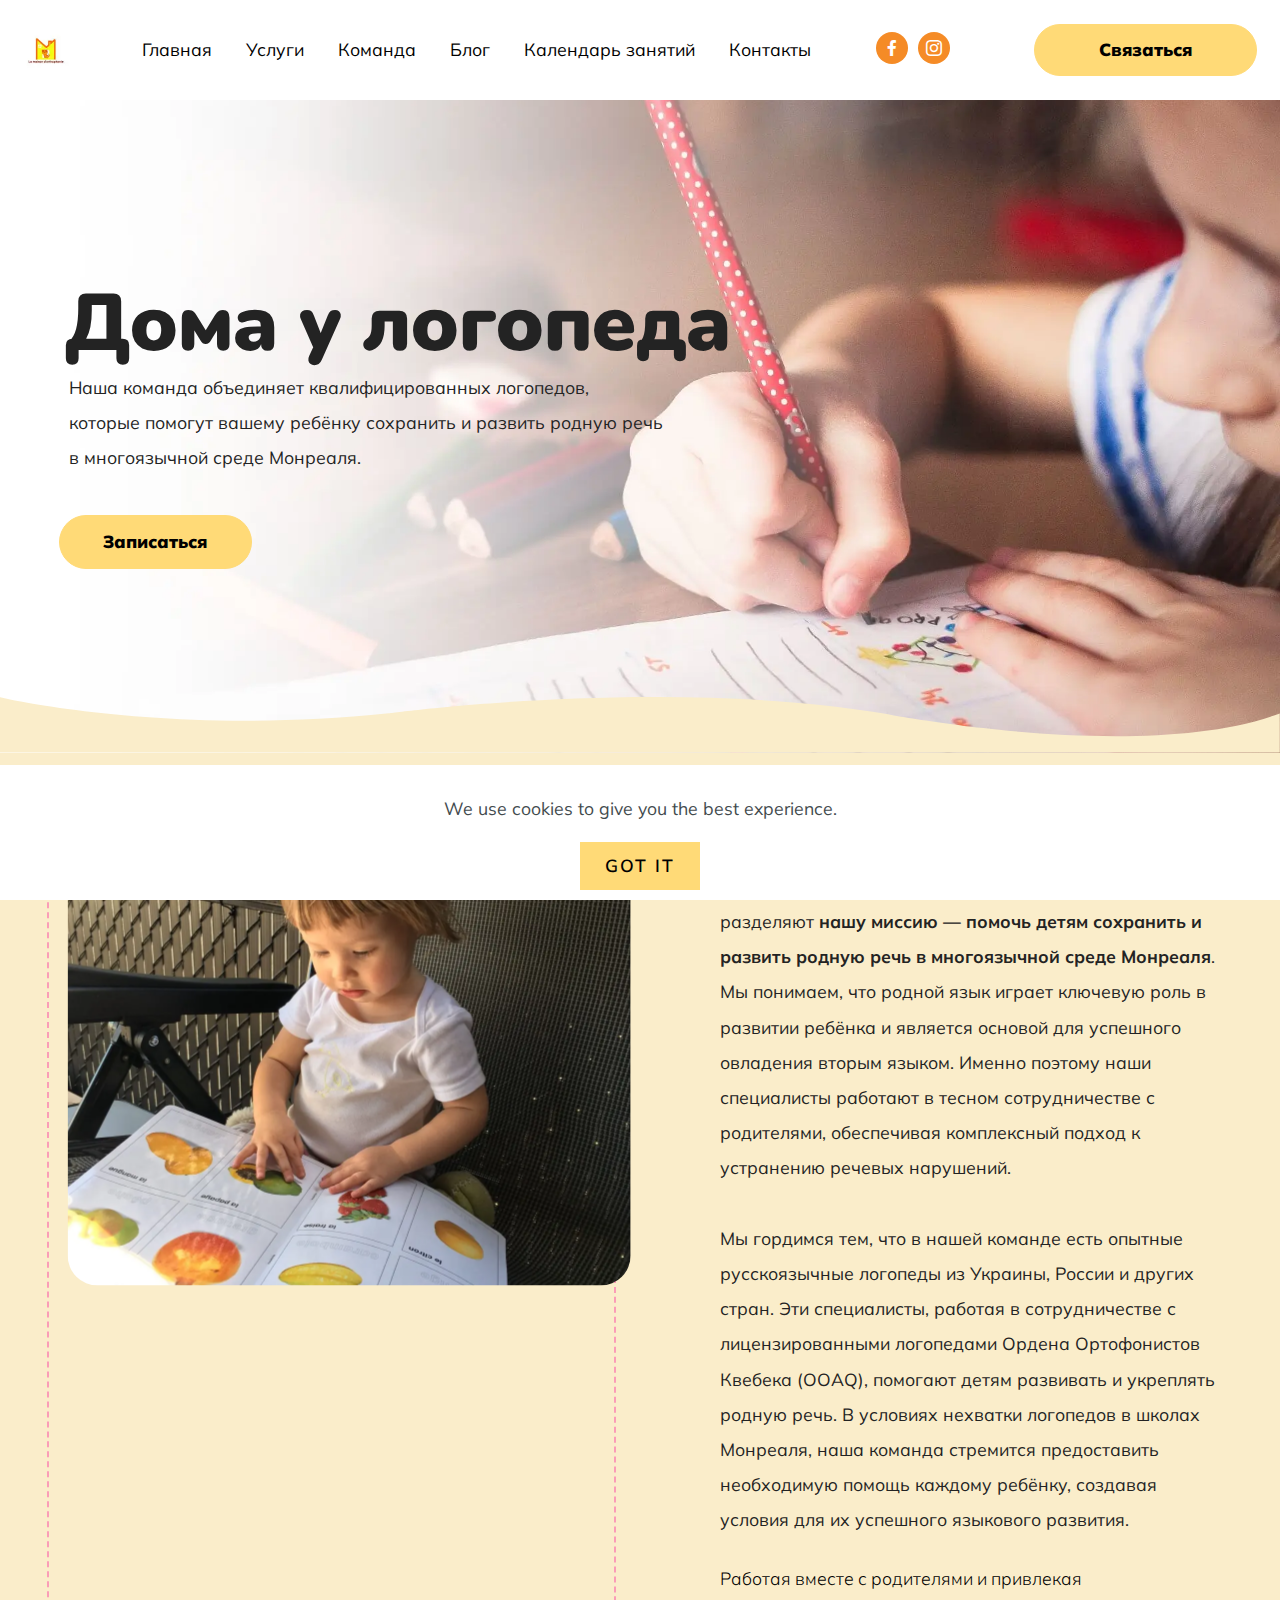
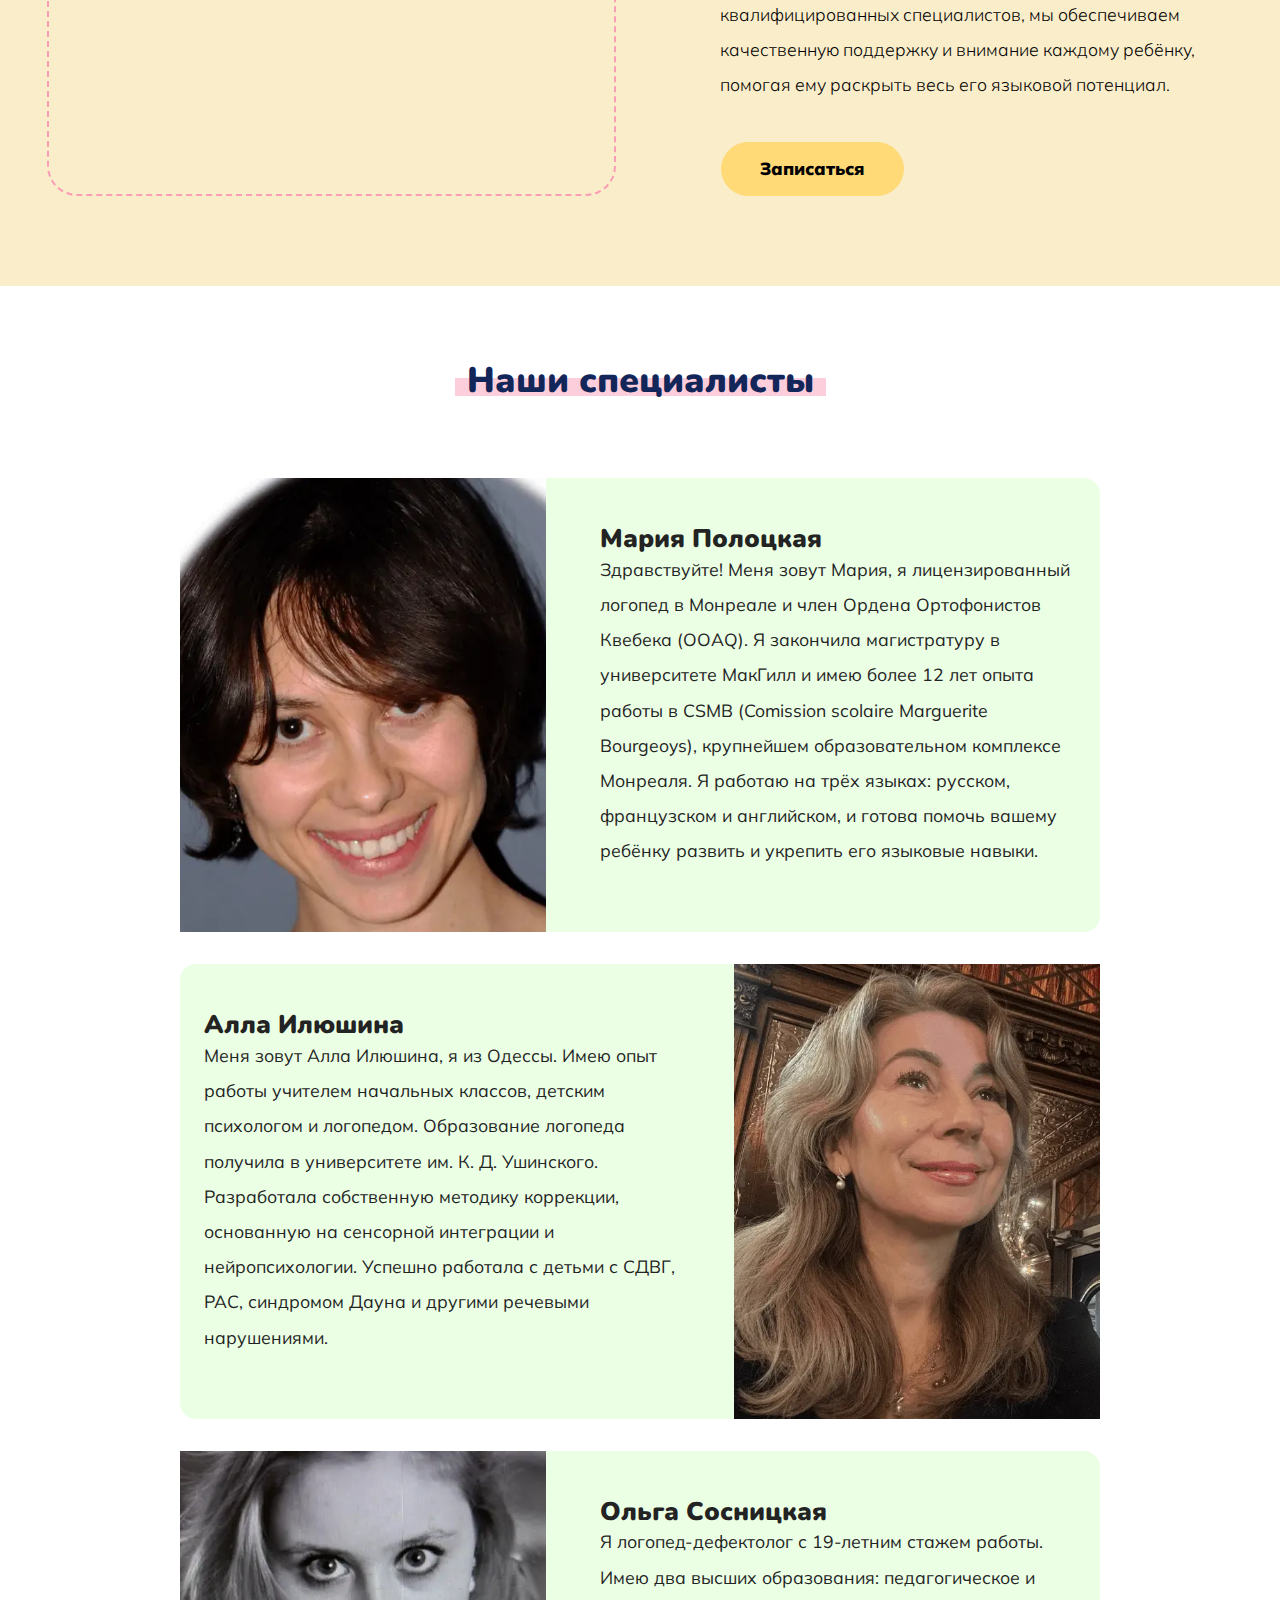
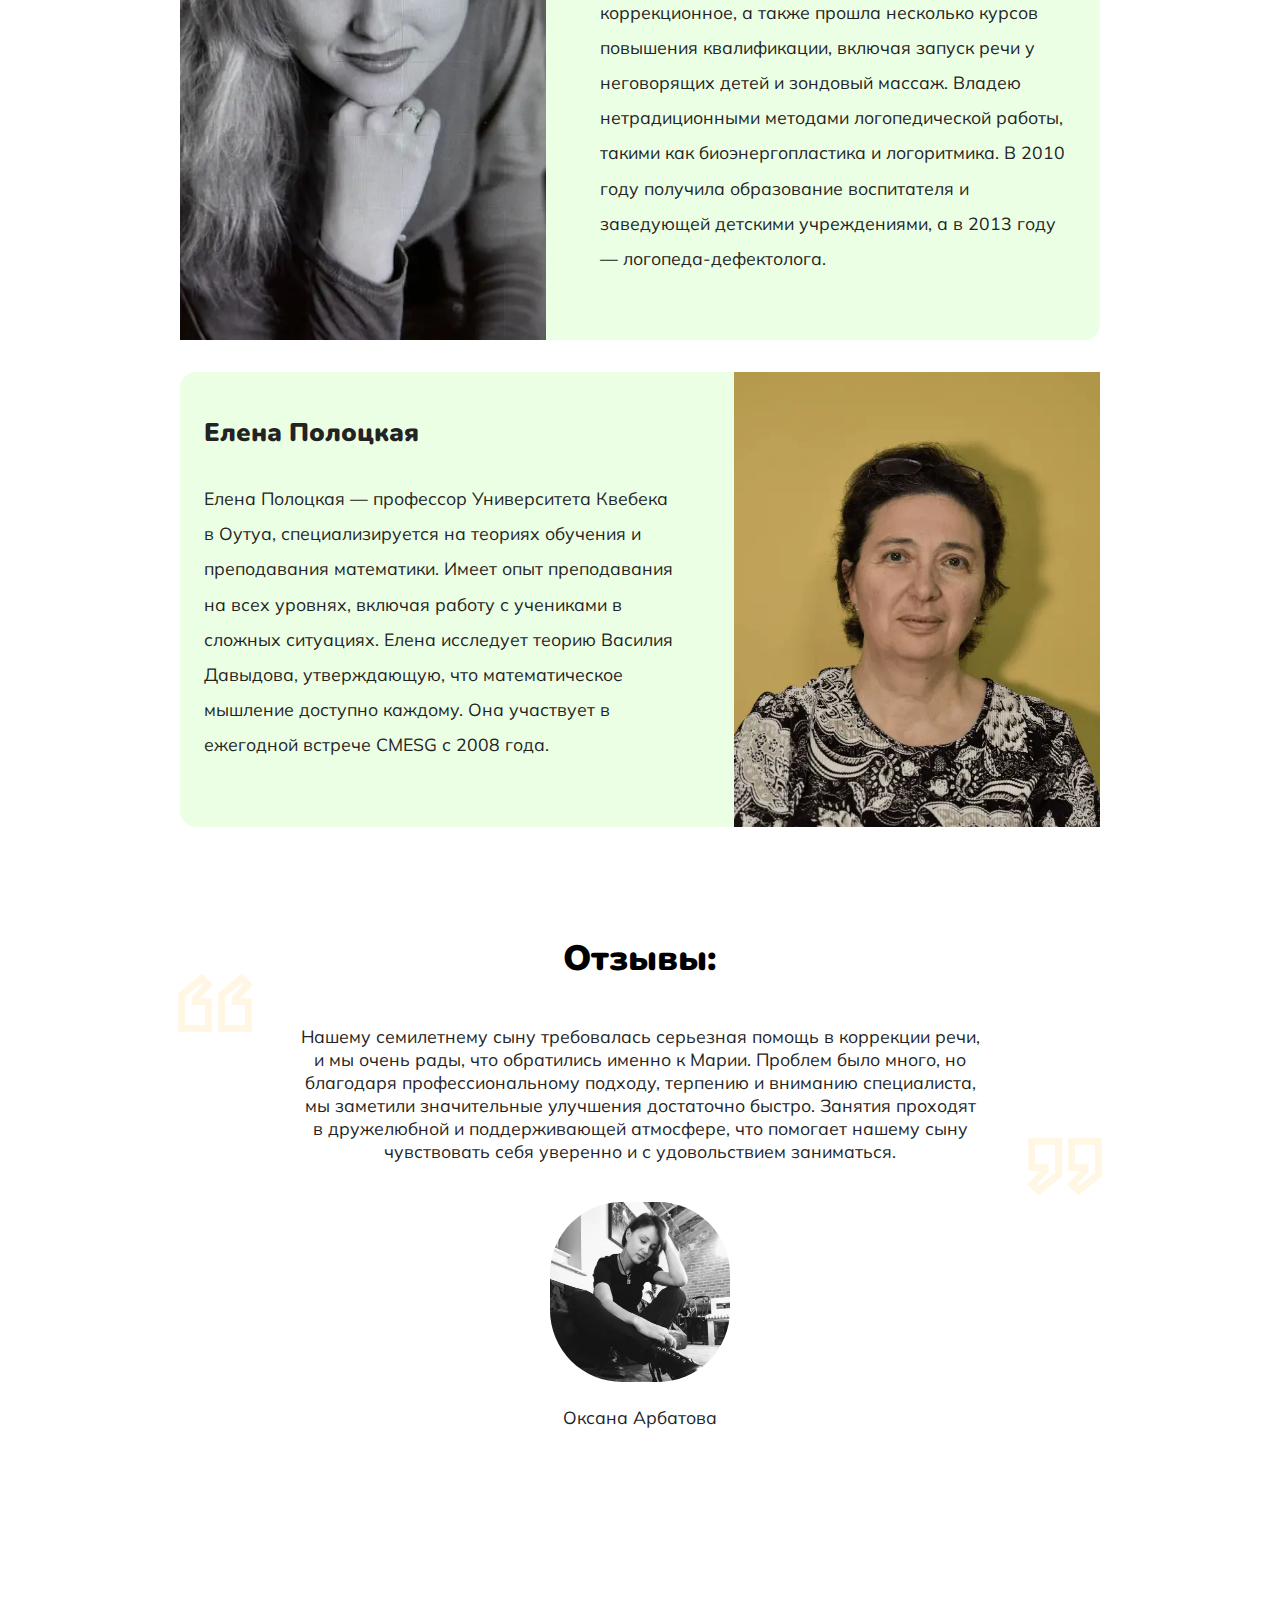
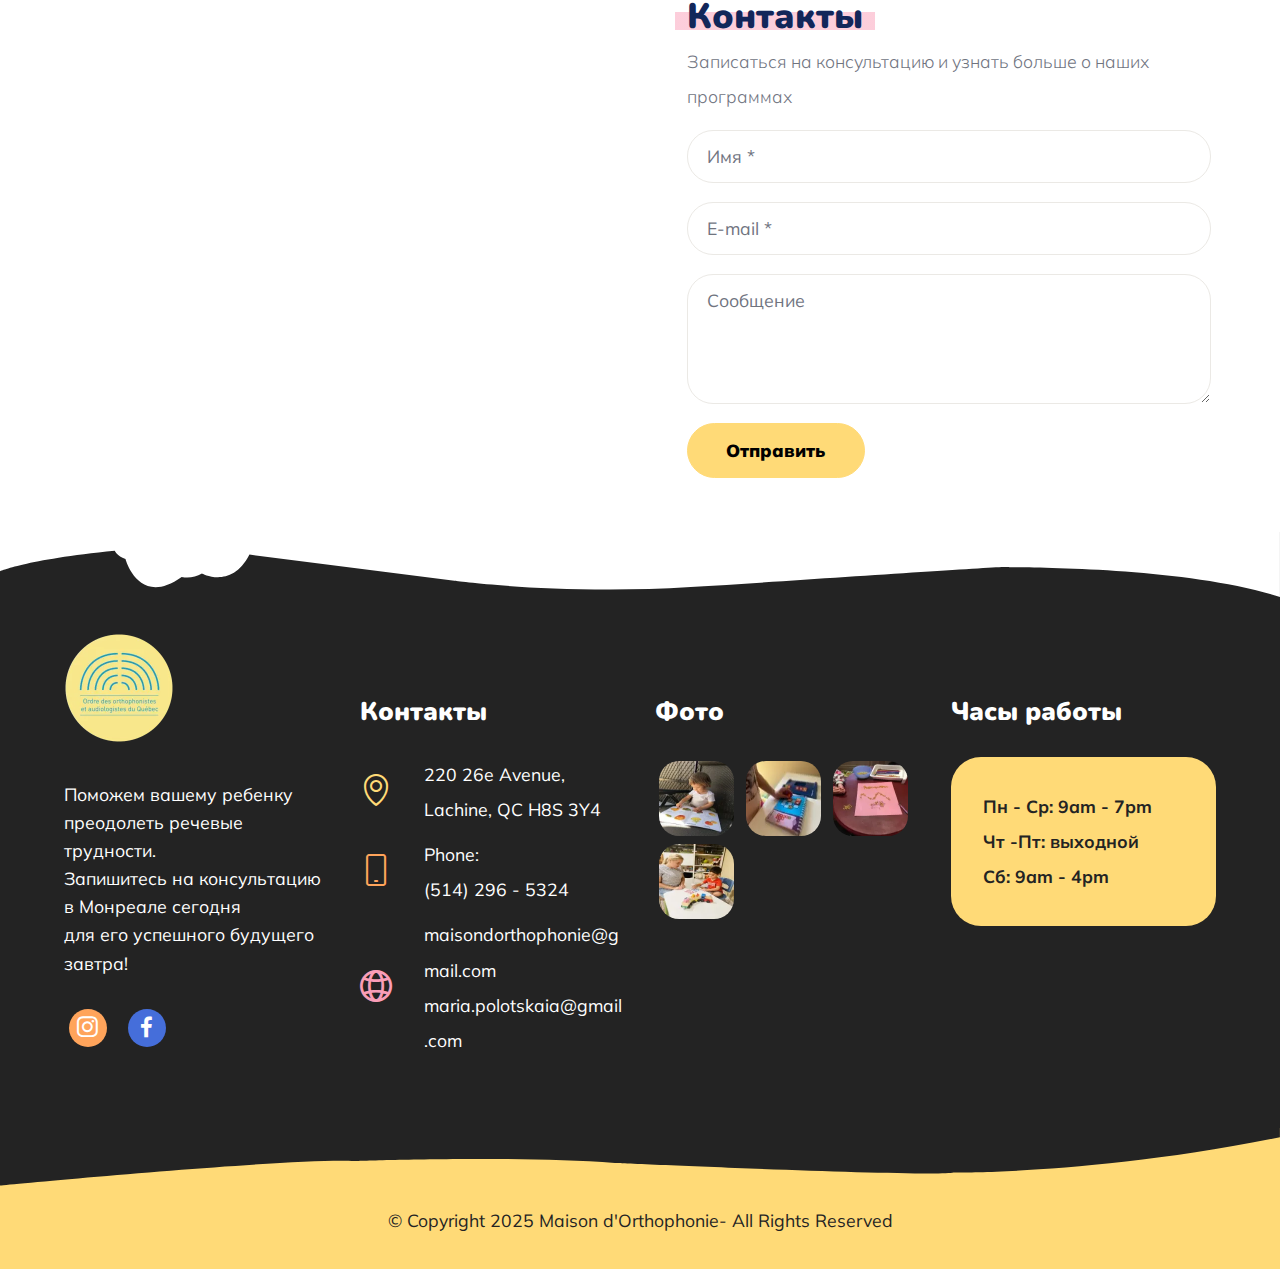
<file: page2.html>
<!DOCTYPE html>
<html  >
<head>
  
  <meta charset="UTF-8">
  <meta http-equiv="X-UA-Compatible" content="IE=edge">
  
  <meta name="viewport" content="width=device-width, initial-scale=1, minimum-scale=1">
  <link rel="shortcut icon" href="assets/images/final-jpg-120x120.jpg" type="image/x-icon">
  <meta name="description" content="">
  
  
  <title>Team</title>
  <link rel="stylesheet" href="assets/web/assets/mobirise-icons/mobirise-icons.css">
  <link rel="stylesheet" href="assets/web/assets/mobirise-icons2/mobirise2.css">
  <link rel="stylesheet" href="assets/web/assets/mobirise-icons-bold/mobirise-icons-bold.css">
  <link rel="stylesheet" href="assets/tether/tether.min.css">
  <link rel="stylesheet" href="assets/bootstrap/css/bootstrap.min.css">
  <link rel="stylesheet" href="assets/bootstrap/css/bootstrap-grid.min.css">
  <link rel="stylesheet" href="assets/bootstrap/css/bootstrap-reboot.min.css">
  <link rel="stylesheet" href="assets/dropdown/css/style.css">
  <link rel="stylesheet" href="assets/formstyler/jquery.formstyler.css">
  <link rel="stylesheet" href="assets/formstyler/jquery.formstyler.theme.css">
  <link rel="stylesheet" href="assets/socicon/css/styles.css">
  <link rel="stylesheet" href="assets/theme/css/style.css">
  <link rel="preload" href="https://fonts.googleapis.com/css?family=Nunito:200,300,400,500,600,700,800,900,200i,300i,400i,500i,600i,700i,800i,900i&display=swap" as="style" onload="this.onload=null;this.rel='stylesheet'">
  <noscript><link rel="stylesheet" href="https://fonts.googleapis.com/css?family=Nunito:200,300,400,500,600,700,800,900,200i,300i,400i,500i,600i,700i,800i,900i&display=swap"></noscript>
  <link rel="preload" href="https://fonts.googleapis.com/css?family=Muli:300,300i,400,600,600i,700,700i,800,800i,900,900i&display=swap&display=swap" as="style" onload="this.onload=null;this.rel='stylesheet'">
  <noscript><link rel="stylesheet" href="https://fonts.googleapis.com/css?family=Muli:300,300i,400,600,600i,700,700i,800,800i,900,900i&display=swap&display=swap"></noscript>
  <link rel="preload" as="style" href="assets/mobirise/css/mbr-additional.css?v=MyWgHv"><link rel="stylesheet" href="assets/mobirise/css/mbr-additional.css?v=MyWgHv" type="text/css">

  
  
  
</head>
<body>
  
  <section class="menu menu01 flavorm5 cid-umc1VPLghn" once="menu" id="menu01-m">

    

    <nav class="navbar navbar-dropdown navbar-expand-lg">
        <div class="menu_box container-fluid">
            <div class="navbar-brand d-flex">
                <span class="navbar-logo">
                    <a href="index.html#top">
                        <img src="assets/images/final-jpg-120x120.webp" alt="maisondorthophonie">
                    </a>
                </span>
                
                <button class="navbar-toggler" type="button" data-toggle="collapse" data-bs-toggle="collapse" data-target="#navbarSupportedContent" data-bs-target="#navbarSupportedContent" aria-controls="navbarNavAltMarkup" aria-expanded="false" aria-label="Toggle navigation">
                    <div class="hamburger">
                        <span></span>
                        <span></span>
                        <span></span>
                        <span></span>
                    </div>
                </button>
            </div>
            <div class="collapse navbar-collapse" id="navbarSupportedContent">
                <ul class="navbar-nav nav-dropdown" data-app-modern-menu="true"><li class="nav-item">
                        <a class="nav-link link text-black text-primary display-7" href="index.html#header1-a">Главная</a>
                    </li>
                    <li class="nav-item">
                        <a class="nav-link link text-black text-primary display-7" href="page1.html#header1-9">Услуги</a>
                    </li>
                    <li class="nav-item">
                        <a class="nav-link link text-black text-primary display-7" href="page2.html#header1-n">Команда</a>
                    </li><li class="nav-item"><a class="nav-link link text-black text-primary display-7" href="page4.html#content3-1l">Блог</a></li><li class="nav-item"><a class="nav-link link text-black text-primary display-7" href="page3.html#title1-1c">Календарь занятий</a></li><li class="nav-item"><a class="nav-link link text-black text-primary display-7" href="index.html#footer1-7">Контакты</a></li></ul>
                
                <div class="icons-menu-main">
                    <a class="iconfont-wrapper" href="https://www.facebook.com/Maisondorthophonie/" target="_blank">
                        <span class="p-2 mbr-iconfont socicon-facebook socicon"></span>
                    </a>
                    <a class="iconfont-wrapper" href="https://www.instagram.com/maisondorthophonie/" target="_blank">
                        <span class="p-2 mbr-iconfont socicon-instagram socicon"></span>
                    </a>
                </div>
                <div class="mbr-section-btn-main" role="tablist"><a class="btn btn-primary display-7" href="tel:+1-514-2965324">Связаться</a></div>
            </div>
        </div>
    </nav>
</section>

<section class="cid-umc1VQExtP" id="header1-n">

    

    

    <div class="container-fluid align-left">
        <div class="row">
            <div class="col-md-12 col-lg-12 wrapper-left">
                
                <h1 class="mbr-section-title mbr-fonts-style align-left display-1">Дома у логопеда</h1>
                <p class="mbr-text pb-3 mbr-fonts-style display-7">Наша команда объединяет квалифицированных логопедов, <br>которые помогут вашему ребёнку сохранить и развить родную речь <br>в многоязычной среде Монреаля.<br></p>
                <div class="mbr-section-btn"><a class="btn btn-primary display-7" href="#">Записаться</a></div>
            </div>
        </div>
    </div>
    
    <svg class="svg-1" data-name="Layer 2" xmlns="http://www.w3.org/2000/svg" viewBox="0 0 1428.75 62.05"><path class="cls-1" d="M-114,132s185,44,434,18c0,0,304-41,551,0,0,0,290.5,57.25,443.75.13v43.69H-114Z" transform="translate(114 -131.78)"></path></svg>
</section>

<section class="cid-umc1VR1e9Z" id="header2-o">

    

    



    <div class="container-fluid">
        <div class="row content-row">
            <div class="col-lg-6 col-md-12 imageContainer">
                <img src="assets/images/img-833-1125x1500.webp" alt="">
            </div>

            <div class="col-md-12 col-lg-6 m-auto align-left right-wrapper">
                <h1 class="mbr-section-title mbr-fonts-style display-5">Наша команда<div><br></div></h1>
                <h3 class="mbr-section-subtitle mbr-fonts-style align-left display-7">Наша команда объединяет специалистов, которые разделяют <strong>нашу миссию — помочь детям сохранить и развить родную речь в многоязычной среде Монреаля</strong>. Мы понимаем, что родной язык играет ключевую роль в развитии ребёнка и является основой для успешного овладения вторым языком. Именно поэтому наши специалисты работают в тесном сотрудничестве с родителями, обеспечивая комплексный подход к устранению речевых нарушений.<div><strong><br></strong></div><div>Мы гордимся тем, что в нашей команде есть опытные русскоязычные логопеды из Украины, России и других стран. Эти специалисты, работая в сотрудничестве с лицензированными логопедами Ордена Ортофонистов Квебека (OOAQ), помогают детям развивать и укреплять родную речь. В условиях нехватки логопедов в школах Монреаля, наша команда стремится предоставить необходимую помощь каждому ребёнку, создавая условия для их успешного языкового развития.</div></h3>
                <p class="mbr-text mbr-light mbr-fonts-style display-7">Работая вместе с родителями и привлекая квалифицированных специалистов, мы обеспечиваем качественную поддержку и внимание каждому ребёнку, помогая ему раскрыть весь его языковой потенциал.</p>
                <div class="button-svg mbr-section-btn align-left"><a class="btn btn-primary display-7" href="tel:+1-514-2965324">Записаться</a></div>
              </div>
            </div>


        </div>



    
    
</section>

<section class="title1 kidsm4_title1 cid-umc87MO5nc" id="title1-z">

	
    


	

	<div class="container">
		<div class="row justify-content-md-center">
			<div class="col-sm-12 col-md-10 col-lg-7 align-center">
				<h2 class="mbr-section-title mbr-fonts-style line-bg-warning display-2">
					Наши специалисты</h2>
				<br>
				
			</div>
		</div>
	</div>
</section>

<section data-bs-version="5" class="team2 cid-umc7BbHsOj" xmlns="http://www.w3.org/1999/html" id="people2-x">
    
    
    <div class="container">
        <div class="row row-cols-2 gap-4 justify-content-center">
            
            <div class="col-12 col-md-10">
                <div class="card">
                    <div class="card-wrapper">
                        <div class="row">
                            <div class="col-12 col-md-5 pe-sm-3 pe-md-4">
                                <div class="image-wrapper">
                                    <img src="assets/images/298800676-151317150899997-1812185875143046748-n-1-530x530.webp" alt="">
                                </div>
                            </div>
                            <div class="col-12 col-md">
                                <div class="card-box px-3 py-4 p-md-4 py-md-5 pe-md-5">
                                    <h5 class="card-title mbr-fonts-style m-0 display-5">Мария Полоцкая</h5>
                                    
                                    <p class="mbr-text mbr-fonts-style display-7">
                                        Здравствуйте! Меня зовут Мария, я лицензированный логопед в Монреале и член Ордена Ортофонистов Квебека (OOAQ). Я закончила магистратуру в университете МакГилл и имею более 12 лет опыта работы в CSMB (Comission scolaire Marguerite Bourgeoys), крупнейшем образовательном комплексе Монреаля. Я работаю на трёх языках: русском, французском и английском, и готова помочь вашему ребёнку развить и укрепить его языковые навыки.
                                    </p>
                                    
                                </div>
                            </div>
                        </div>
                    </div>
                </div>
                <div class="card">
                    <div class="card-wrapper">
                        <div class="row">
                            <div class="col-12 col-md-5 img-order ps-sm-3 ps-md-4">
                                <div class="image-wrapper">
                                    <img src="assets/images/screenshot-2024-08-22-at-11.50.44-668x664.webp" alt="">
                                </div>
                            </div>
                            <div class="col-12 col-md">
                                <div class="card-box px-3 py-4 p-md-4 ps-md-5 py-md-5 card-box_left">
                                    <h5 class="card-title mbr-fonts-style m-0 display-5">Алла Илюшина</h5>
                                    
                                    <p class="mbr-text mbr-fonts-style display-7">
                                        Меня зовут Алла Илюшина, я из Одессы. Имею опыт работы учителем начальных классов, детским психологом и логопедом. Образование логопеда получила в университете им. К. Д. Ушинского. Разработала собственную методику коррекции, основанную на сенсорной интеграции и нейропсихологии. Успешно работала с детьми с СДВГ, РАС, синдромом Дауна и другими речевыми нарушениями.
                                    </p>
                                    
                                </div>
                            </div>
                        </div>
                    </div>
                </div>
            </div>
        </div>
    </div>
</section>

<section data-bs-version="5" class="team2 cid-umc8r26ajX" xmlns="http://www.w3.org/1999/html" id="people2-10">
    
    
    <div class="container">
        <div class="row row-cols-2 gap-4 justify-content-center">
            
            <div class="col-12 col-md-10">
                <div class="card">
                    <div class="card-wrapper">
                        <div class="row">
                            <div class="col-12 col-md-5 pe-sm-3 pe-md-4">
                                <div class="image-wrapper">
                                    <img src="assets/images/600x600.webp" alt="">
                                </div>
                            </div>
                            <div class="col-12 col-md">
                                <div class="card-box px-3 py-4 p-md-4 py-md-5 pe-md-5">
                                    <h5 class="card-title mbr-fonts-style m-0 display-5">Ольга Сосницкая</h5>
                                    
                                    <p class="mbr-text mbr-fonts-style display-7">Я логопед-дефектолог с 19-летним стажем работы. Имею два высших образования: педагогическое и коррекционное, а также прошла несколько курсов повышения квалификации, включая запуск речи у неговорящих детей и зондовый массаж. Владею нетрадиционными методами логопедической работы, такими как биоэнергопластика и логоритмика. В 2010 году получила образование воспитателя и заведующей детскими учреждениями, а в 2013 году — логопеда-дефектолога.
                                    </p>
                                    
                                </div>
                            </div>
                        </div>
                    </div>
                </div>
                <div class="card">
                    <div class="card-wrapper">
                        <div class="row">
                            <div class="col-12 col-md-5 img-order ps-sm-3 ps-md-4">
                                <div class="image-wrapper">
                                    <img src="assets/images/screenshot-2024-08-22-at-11.56.47-660x662.webp" alt="">
                                </div>
                            </div>
                            <div class="col-12 col-md">
                                <div class="card-box px-3 py-4 p-md-4 ps-md-5 py-md-5 card-box_left">
                                    <h5 class="card-title mbr-fonts-style m-0 display-5">Елена Полоцкая</h5>
                                    
                                    <p class="mbr-text mbr-fonts-style display-7"><br>Елена Полоцкая — профессор Университета Квебека в Оутуа, специализируется на теориях обучения и преподавания математики. Имеет опыт преподавания на всех уровнях, включая работу с учениками в сложных ситуациях. Елена исследует теорию Василия Давыдова, утверждающую, что математическое мышление доступно каждому. Она участвует в ежегодной встрече CMESG с 2008 года.</p>
                                    
                                </div>
                            </div>
                        </div>
                    </div>
                </div>
            </div>
        </div>
    </div>
</section>

<section class="tutorm5 people1 cid-umc1VSD5Rl" id="people1-r">
  
  <div class="container">
    <div class="row justify-content-center">
      <div class="col-md-12 col-lg-12">
        
        <h3 class="mbr-section-title mbr-fonts-style mb-5 mt-0 display-2">Отзывы:</h3>
      </div>
      <div class="col-md-12 card col-lg-8">

        <div class="wrapper">
          <p class="card-text mbr-fonts-style display-7">Нашему семилетнему сыну требовалась серьезная помощь в коррекции речи,<br>и мы очень рады, что обратились именно к Марии. Проблем было много, но<br>благодаря профессиональному подходу, терпению и вниманию специалиста,<br>мы заметили значительные улучшения достаточно быстро. Занятия проходят<br>в дружелюбной и поддерживающей атмосфере, что помогает нашему сыну<br>чувствовать себя уверенно и с удовольствием заниматься.</p>
          <span class="mbr-iconfont icon1 mobi-mbri-quote-left mobi-mbri"></span>
          <span class="mbr-iconfont icon2 mobi-mbri-quote-right mobi-mbri"></span>
        </div>
        <div class="img-wrapper mt-4 justify-content-center">
          <img src="assets/images/138411612-3618455061541318-8403873054685904939-n-360x359.webp" alt="" data-slide-to="0" data-bs-slide-to="0">
        </div>
        <p class="card-title mbr-fonts-style mt-4 display-7">Оксана Арбатова</p>
      </div>
    </div>
  </div>
</section>

<section class="form cid-umdXAy42db" id="forms1-27">
    
    
    <div class="container-fluid">
        <div class="row">
            <div class="col-lg-6 col-md-12 map-wrapper">
                <div class="google-map"><iframe frameborder="0" style="border:0" src="https://www.google.com/maps/embed?pb=!1m18!1m12!1m3!1d2799.7252097464116!2d-73.68983952372761!3d45.43504037107348!2m3!1f0!2f0!3f0!3m2!1i1024!2i768!4f13.1!3m3!1m2!1s0x4cc9168d1553c68b%3A0xd490449b898c57de!2s220%2026e%20Avenue%2C%20Lachine%2C%20QC%20H8S%203Y4!5e0!3m2!1sen!2sca!4v1724357601333!5m2!1sen!2sca" allowfullscreen=""></iframe></div>
            </div>
            <div class="col-lg-6 my-auto pb-4 mbr-form" data-form-type="formoid">
                <form action="https://mobirise.eu/" method="POST" class="mbr-form form-with-styler" data-form-title="Form Name"><input type="hidden" name="email" data-form-email="true" value="IjQDOoO7HKEJ4S8Nj+Z8odCm/pPQaVvpiD4Cm/Fp87jB0gyHAItNbt2E0IXbFSrYa2Z+bHp7PGNScrtcdSQtdgf2huXzzJypEewwzoenWuHub6y+Za9NB75gGaJCwJTB.3skDA/Yamq3OWvFQAJFuTUH6r+iilPa1DA2Ui00fofe9Y5KsgscF1PMr6g1rd7K3bx54xqWJ8hm/ZNk5SmP/QeajMVKD2QdIotD2drEWo38f+5DXv7BWFxWne3pi3E0G">
                    <div class="form-row">
                        <div hidden="hidden" data-form-alert="" class="alert alert-success col-12">Thanks for filling out the form! We'll contact you shortly.</div>
                        <div hidden="hidden" data-form-alert-danger="" class="alert alert-danger col-12">Oops...! some problem!</div>
                    </div>
                    <div class="dragArea form-row">
                        <div class="col-lg-12 align-left title">
                            <h5 class="mbr-fonts-style mbr-section-title display-2"><span class="line-bg-warning">Контакты</span></h5>
                            <p class="mbr-text mbr-fonts-style mbr-light display-7">Записаться на консультацию и узнать больше о наших программах</p>
                        </div>
                        <div class="col-lg-12 form-group" data-for="Your name">
                            <input type="text" name="Name" placeholder="Имя *" data-form-field="Name" required="required" class="form-control display-7" id="Name-forms1-27">
                        </div>
                        <div data-for="E-mail" class="col-lg-12 form-group">
                            <input type="tel" name="E-mail" placeholder="E-mail *" data-form-field="E-mail" class="form-control display-7" required="required" id="E-mail-forms1-27">
                        </div>
                        <div data-for="Message" class="col-lg-12 form-group">
                            <textarea name="Message" placeholder="Сообщение" data-form-field="Message" class="form-control display-7" id="Message-forms1-27"></textarea>
                        </div>
                        <div class="button-svg mbr-section-btn align-left"><button type="submit" class="btn btn-primary display-7" href="#">Отправить</button></div>
                    </div>
                </form>
            </div>
        </div>
    </div>
</section>

<section class="footer1 kidsm4_footer1 cid-umdXBwwwkb" id="footer1-28">

	
    


	

	<svg class="svg-1" data-name="Layer 2" xmlns="http://www.w3.org/2000/svg" viewBox="0 0 1428 72.5">
		<path class="cls-1" d="M-114,154.33s27.33-13,128-23c0,0,2.33,5.67,12,9.34,0,0,14.67,54.33,62.67,20a33.44,33.44,0,0,0,22.66-4s33,18.33,53-21L393,165s120,16.08,263.5,7,346.5-23.29,352-22.41S1203,147.5,1314,183V110.5H-114Z" transform="translate(114 -110.5)"></path>
	</svg>

	<div class="container-fluid">
		<div class="row">
			<div class="col-lg-3 col-md-6 col-sm-12">
				<div class="navbar-brand">
					<div class="logo">
						<a href="#">
							<img class="navbar-logo" src="assets/images/brown-grey-minimalist-beauty-and-spa-logo-3-220x220.webp" alt="">
						</a>
					</div>
				</div>
				<p class="links mbr-fonts-style display-7">Поможем вашему ребенку преодолеть речевые трудности.<br>Запишитесь на консультацию в Монреале сегодня<br>для его успешного будущего завтра!</p>
				<div class="social-list">
					<div class="soc-item">
						<a href="https://www.instagram.com/maisondorthophonie/" target="_blank">
							<div class="mbr-iconfont mbr-iconfont-social socion1 socicon-instagram socicon" style="color: rgb(255, 255, 255); fill: rgb(255, 255, 255);" media-simple="true"></div>
						</a>
					</div>
					<div class="soc-item">
						<a href="https://www.facebook.com/Maisondorthophonie/" target="_blank">
							<div class="mbr-iconfont mbr-iconfont-social socion2 socicon-facebook socicon" style="color: rgb(255, 255, 255); fill: rgb(255, 255, 255);" media-simple="true"></div>
						</a>
					</div>
					
					
					
					
				</div>
			</div>

			<div class="col-lg-3 col-md-6 col-sm-12">
				<h3 class="mbr-bold mbr-fonts-style group-title display-5">Контакты</h3>

				<div class="mbr-row items mbr-white">
					
					
					
				<div class="list-item col-sm-12">
						<div class="item-image">
							<a href="#"><span class="mbr-iconfont mbr-iconfont-btn icon1 mbrib-pin" style="color: rgb(255, 218, 119); fill: rgb(255, 218, 119);"></span></a>
						</div>
						<div class="social-data">
							<h5 class="mbr-fonts-style text2 display-7">220 26e Avenue,&nbsp;</h5>
							<h5 class="mbr-fonts-style text2 display-7">Lachine, QC H8S 3Y4</h5>
						</div>
					</div><div class="list-item col-sm-12">
						<div class="item-image">
							<a href="#"><span class="mbr-iconfont mbr-iconfont-btn icon2 mbrib-mobile" style="color: rgb(255, 164, 91); fill: rgb(255, 164, 91);"></span></a>
						</div>
						<div class="social-data">
							<h5 class="mbr-fonts-style text2 display-7">Phone:</h5>
							<h5 class="mbr-fonts-style text2 display-7">(514) 296 - 5324</h5>
						</div>
					</div><div class="list-item col-sm-12">
						<div class="item-image">
							<a href="#"><span class="mbr-iconfont mbr-iconfont-btn icon2 mobi-mbri-globe-2 mobi-mbri"></span></a>
						</div>
						<div class="social-data">
							<h5 class="mbr-fonts-style text2 display-7">maisondorthophonie@gmail.com</h5>
							<h5 class="mbr-fonts-style text2 display-7">maria.polotskaia@gmail.com</h5>
						</div>
					</div></div>
			</div>
			<div class="col-lg-3 col-md-6 col-sm-12 img-list">
				<h3 class="mbr-bold mbr-fonts-style group-title display-5">Фото</h3>

				<img class="tips" src="assets/images/maya-book-150x200.webp" alt="">
				<img class="tips" src="assets/images/-150x113.webp" alt="">
				<img class="tips" src="assets/images/img-3152-150x200.webp" alt="">
				<img class="tips" src="assets/images/459534656-1961870824259564-6889641143240951609-n-150x207.webp" alt="">
				
				

			</div>
			<div class="col-lg-3 col-md-6 col-sm-12">
				<h3 class="mbr-bold mbr-fonts-style group-title display-5">Часы работы</h3>
				<div class="wrapper">
					<p class="mbr-text timetable mbr-bold mbr-fonts-style display-7">
						Пн - Ср: 9am - 7pm <br>
						Чт -Пт: выходной<br>
						Сб: 9am - 4pm <br>
					</p>
				</div>
			</div>
		</div>
	</div>
</section>

<section class="footer2 kidsm4_footer2 cid-umdWc9iaDK" once="footers" id="footer2-22">

	

	

	<svg class="svg-1" data-name="Layer 2" xmlns="http://www.w3.org/2000/svg" viewBox="0 0 1425.75 64">
		<defs>
			<style>
				.cls-1 
			</style>
		</defs>
		<title>Screenasdshot_2</title>
		<path class="cls-1" d="M-113,177s327.33-31.17,395-27.25c0,0,173.33-6.42,290,2.25,0,0,358.31,15.73,377.16,10.53,0,0,161,2.14,363.59-39.2V113H-113Z" transform="translate(113 -113)"></path>
	</svg>
	<div class="container-fluid">
		<div class="media-container-row align-center">
			<div class="col-12">
				<p class="mbr-text mbr-fonts-style display-7">
					© Copyright 2025 Maison d'Orthophonie- All Rights Reserved
				</p>
			</div>
		</div>
	</div>
</section>


<script src="assets/web/assets/jquery/jquery.min.js"></script>
  <script src="assets/popper/popper.min.js"></script>
  <script src="assets/tether/tether.min.js"></script>
  <script src="assets/bootstrap/js/bootstrap.min.js"></script>
  <script src="assets/web/assets/cookies-alert-plugin/cookies-alert-core.js"></script>
  <script src="assets/web/assets/cookies-alert-plugin/cookies-alert-script.js"></script>
  <script src="assets/smoothscroll/smooth-scroll.js"></script>
  <script src="assets/dropdown/js/nav-dropdown.js"></script>
  <script src="assets/dropdown/js/navbar-dropdown.js"></script>
  <script src="assets/touchswipe/jquery.touch-swipe.min.js"></script>
  <script src="assets/formstyler/jquery.formstyler.min.js"></script>
  <script src="assets/theme/js/script.js"></script>
  <script src="assets/formoid/formoid.min.js"></script>
  
  
  
<input name="cookieData" type="hidden" data-cookie-cookiesAlertType='false' data-cookie-customDialogSelector='null' data-cookie-colorText='#424a4d' data-cookie-colorBg='rgb(255, 255, 255)' data-cookie-opacityOverlay='0' data-cookie-bgOpacity='100' data-cookie-textButton='GOT IT' data-cookie-rejectText='REJECT' data-cookie-colorButton='#ffda77' data-cookie-rejectColor='#ffffff' data-cookie-colorLink='#424a4d' data-cookie-underlineLink='true' data-cookie-text="We use cookies to give you the best experience.">
  </body>
</html>
</file>
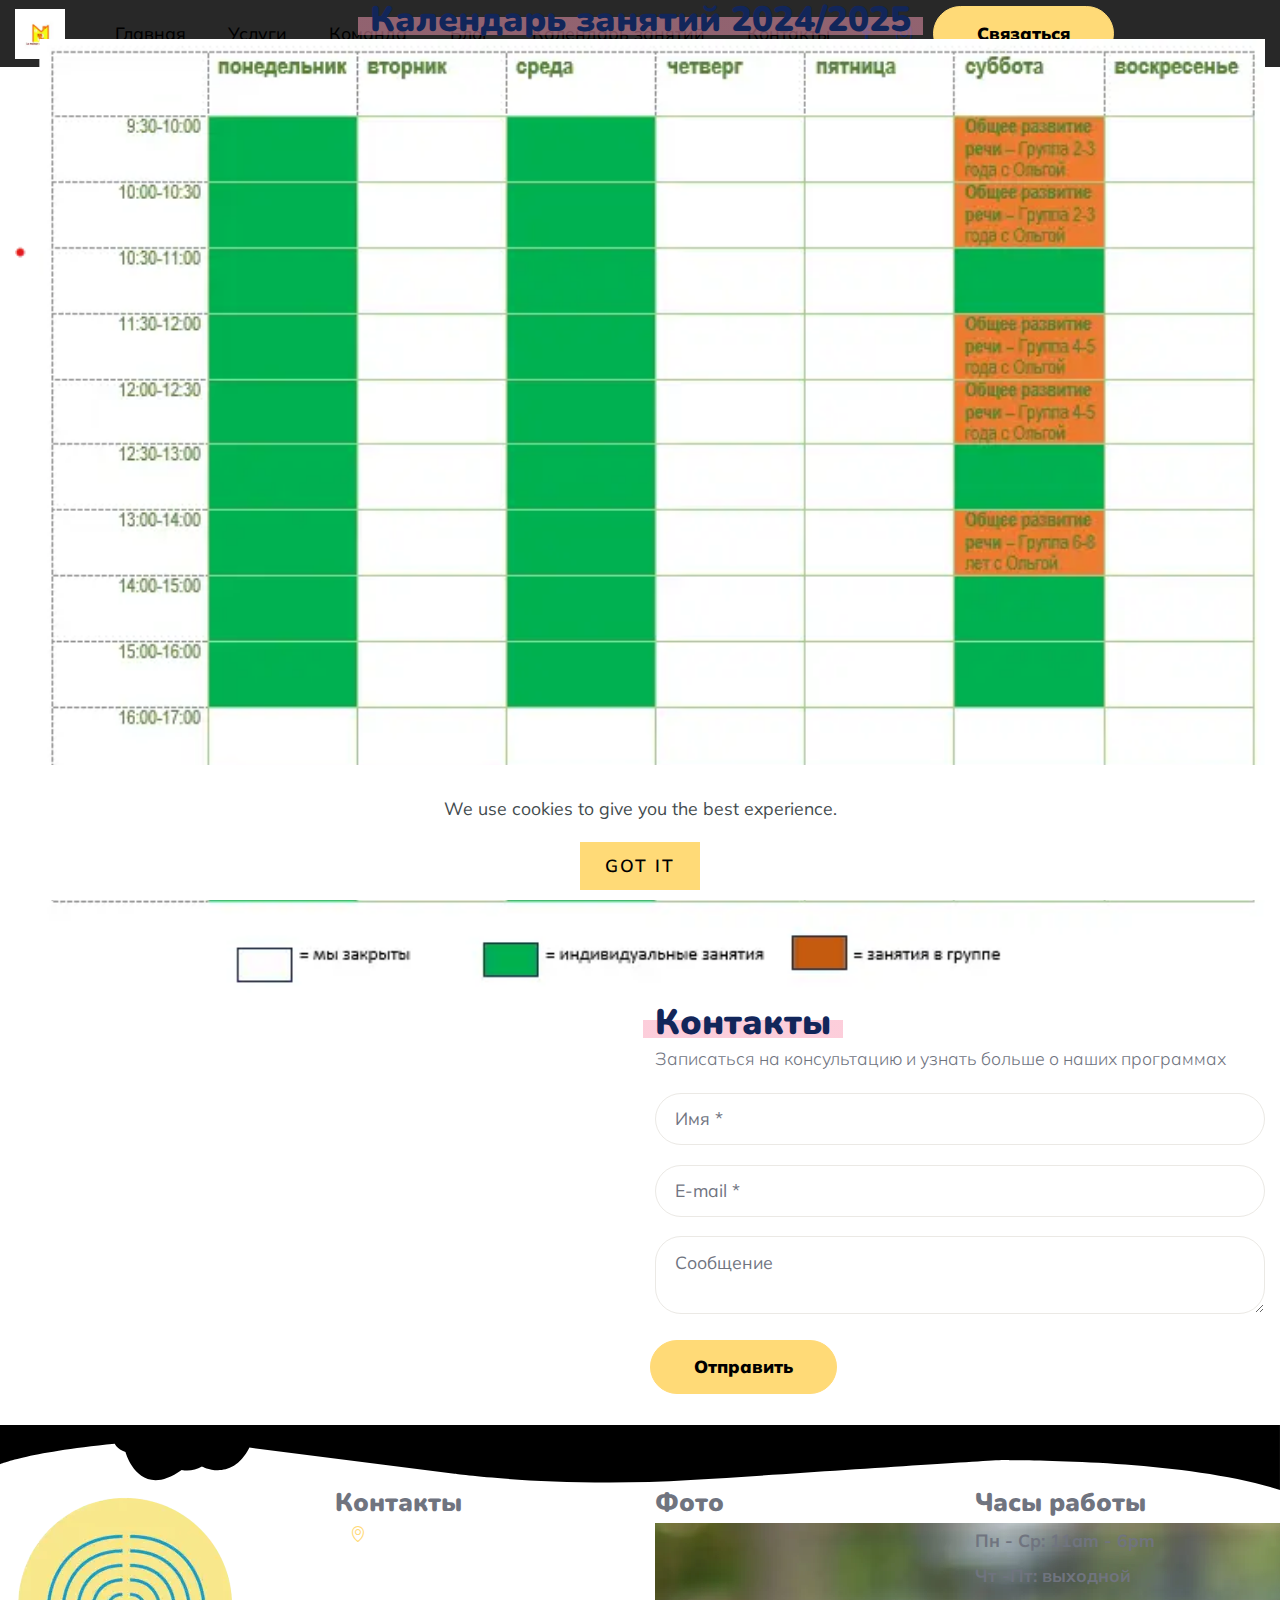
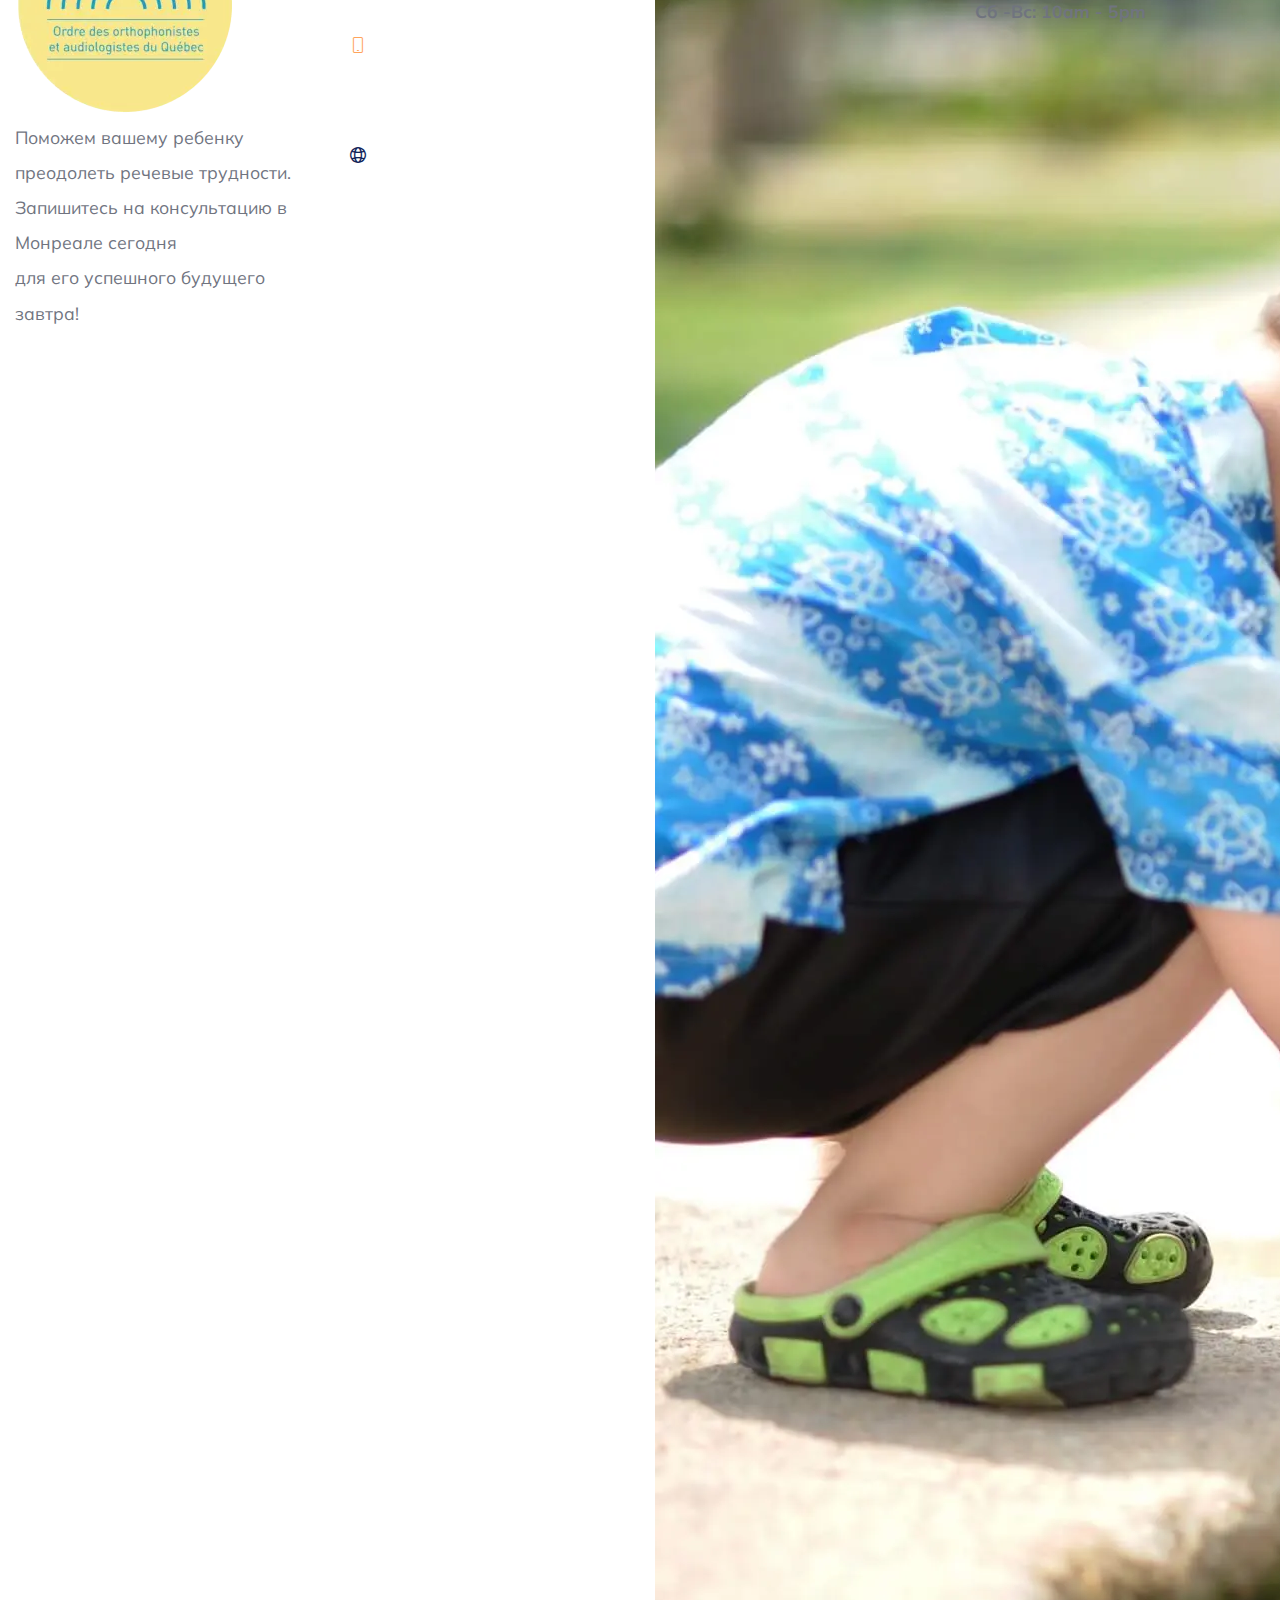
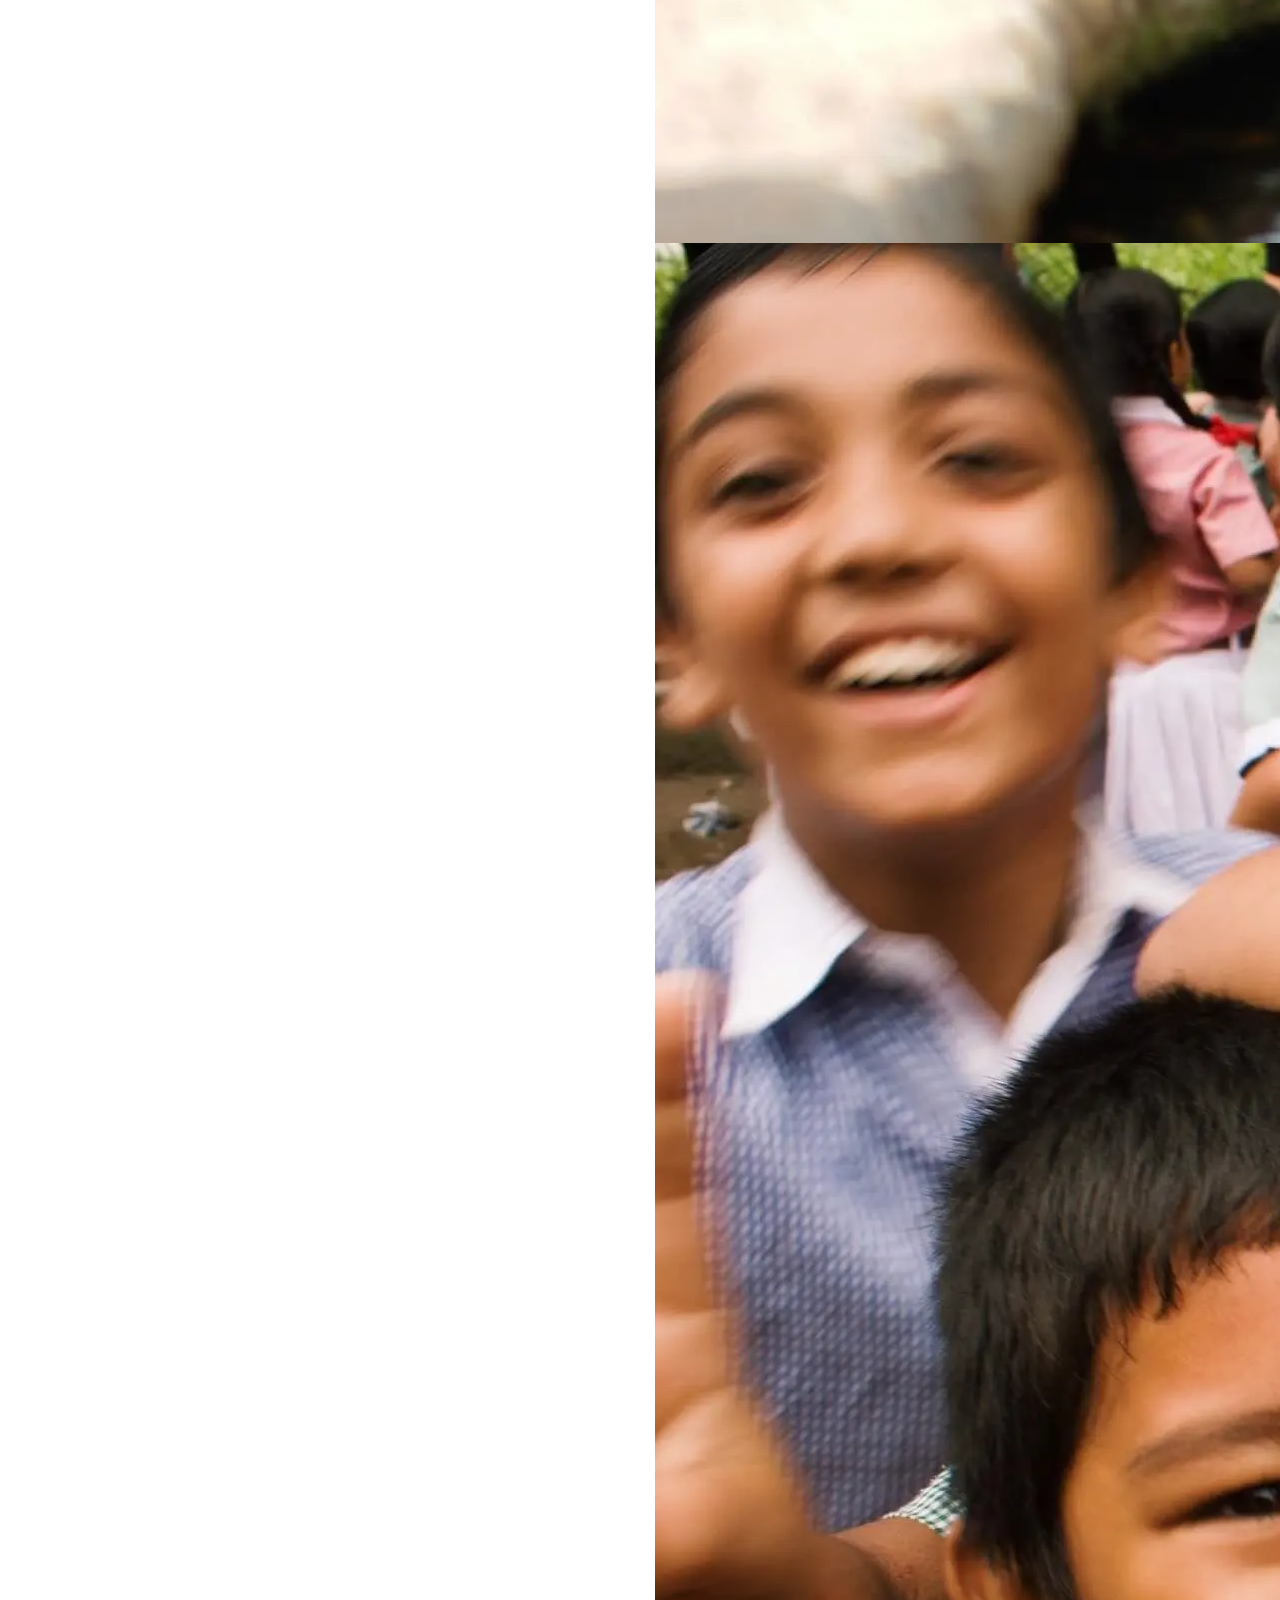
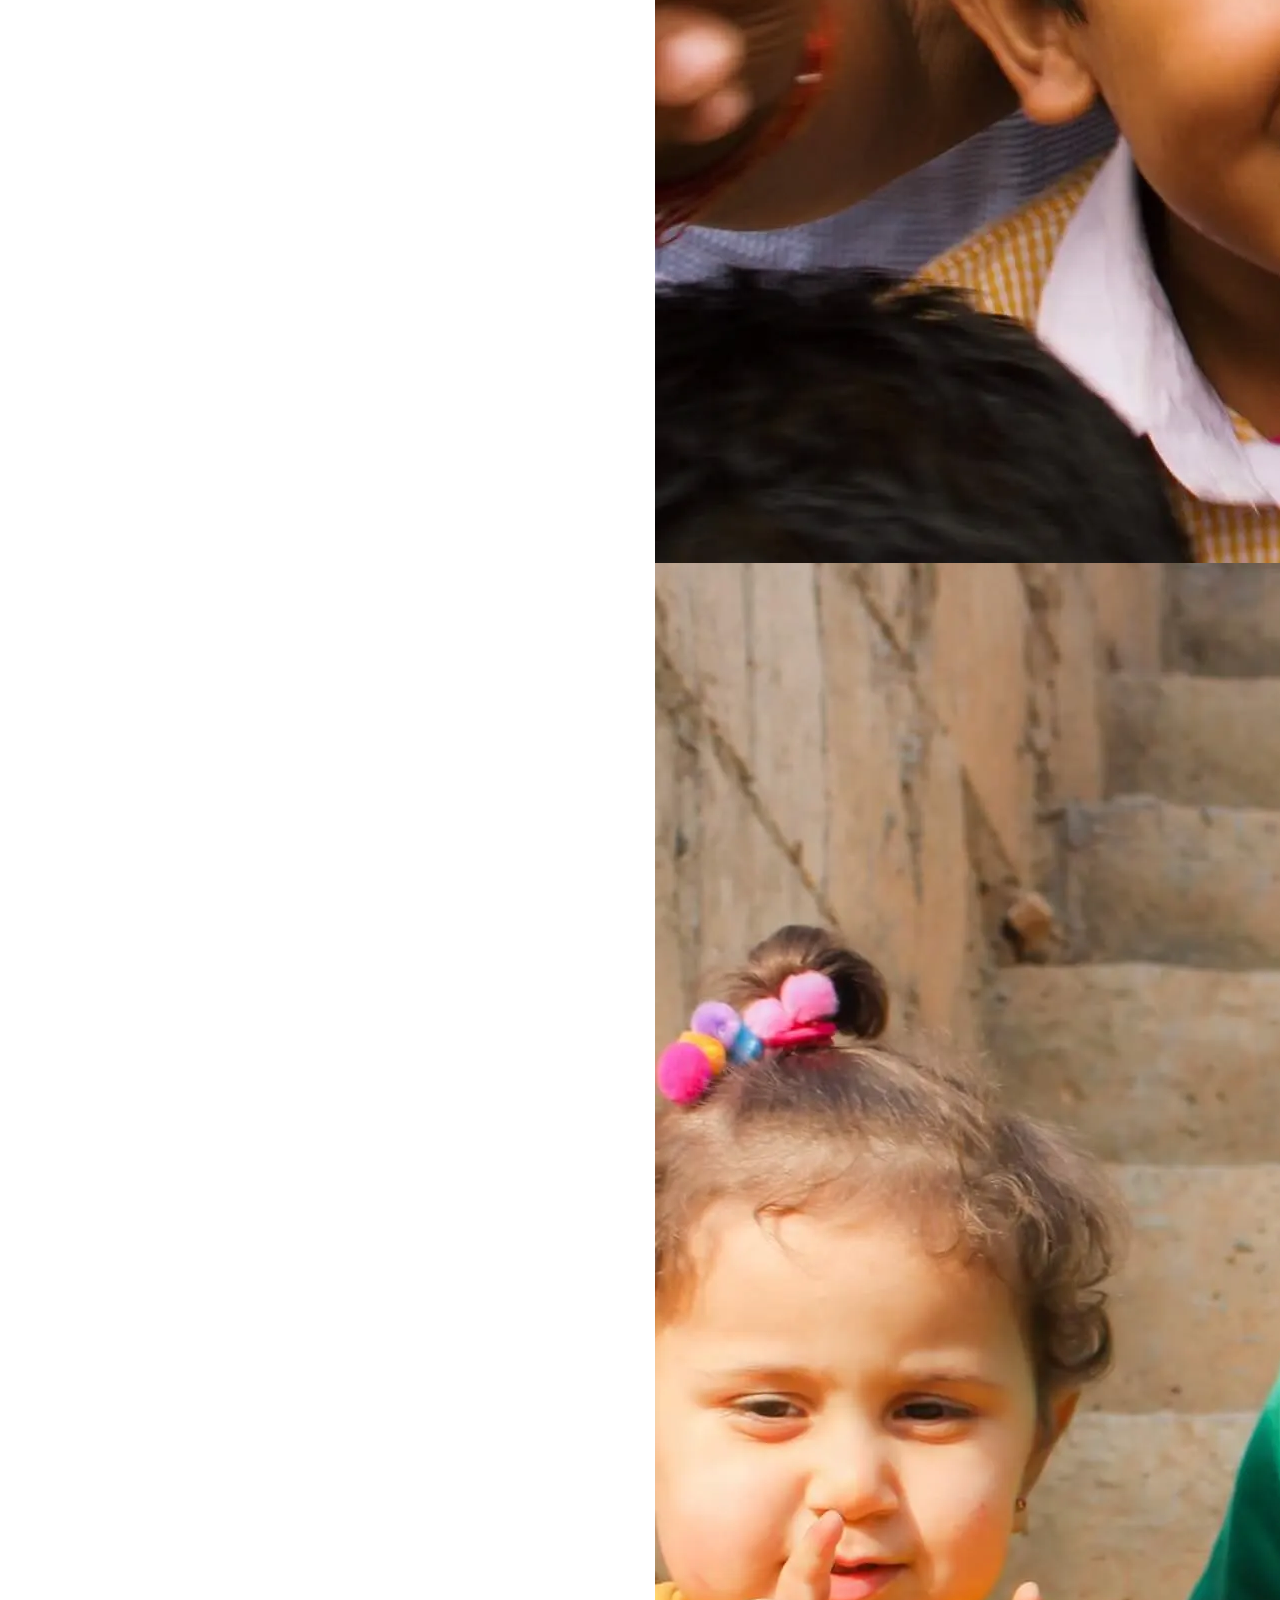
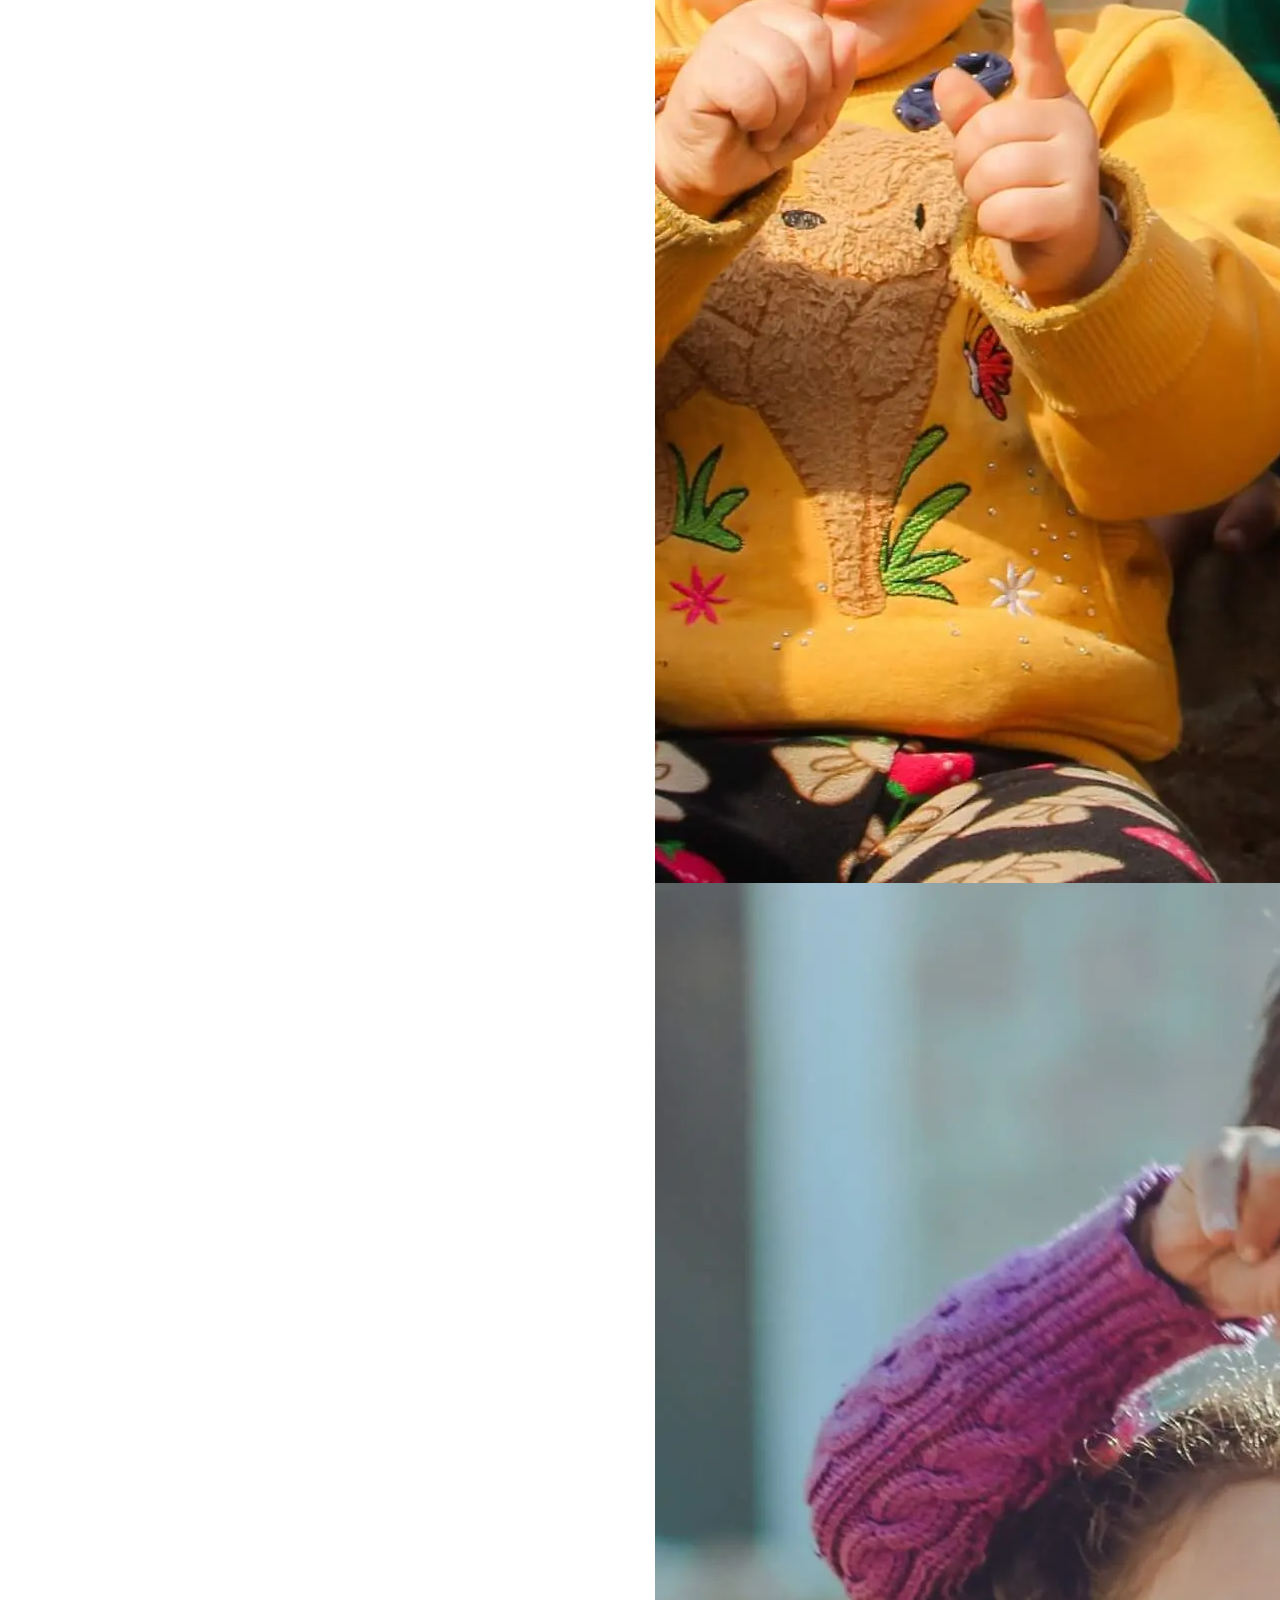
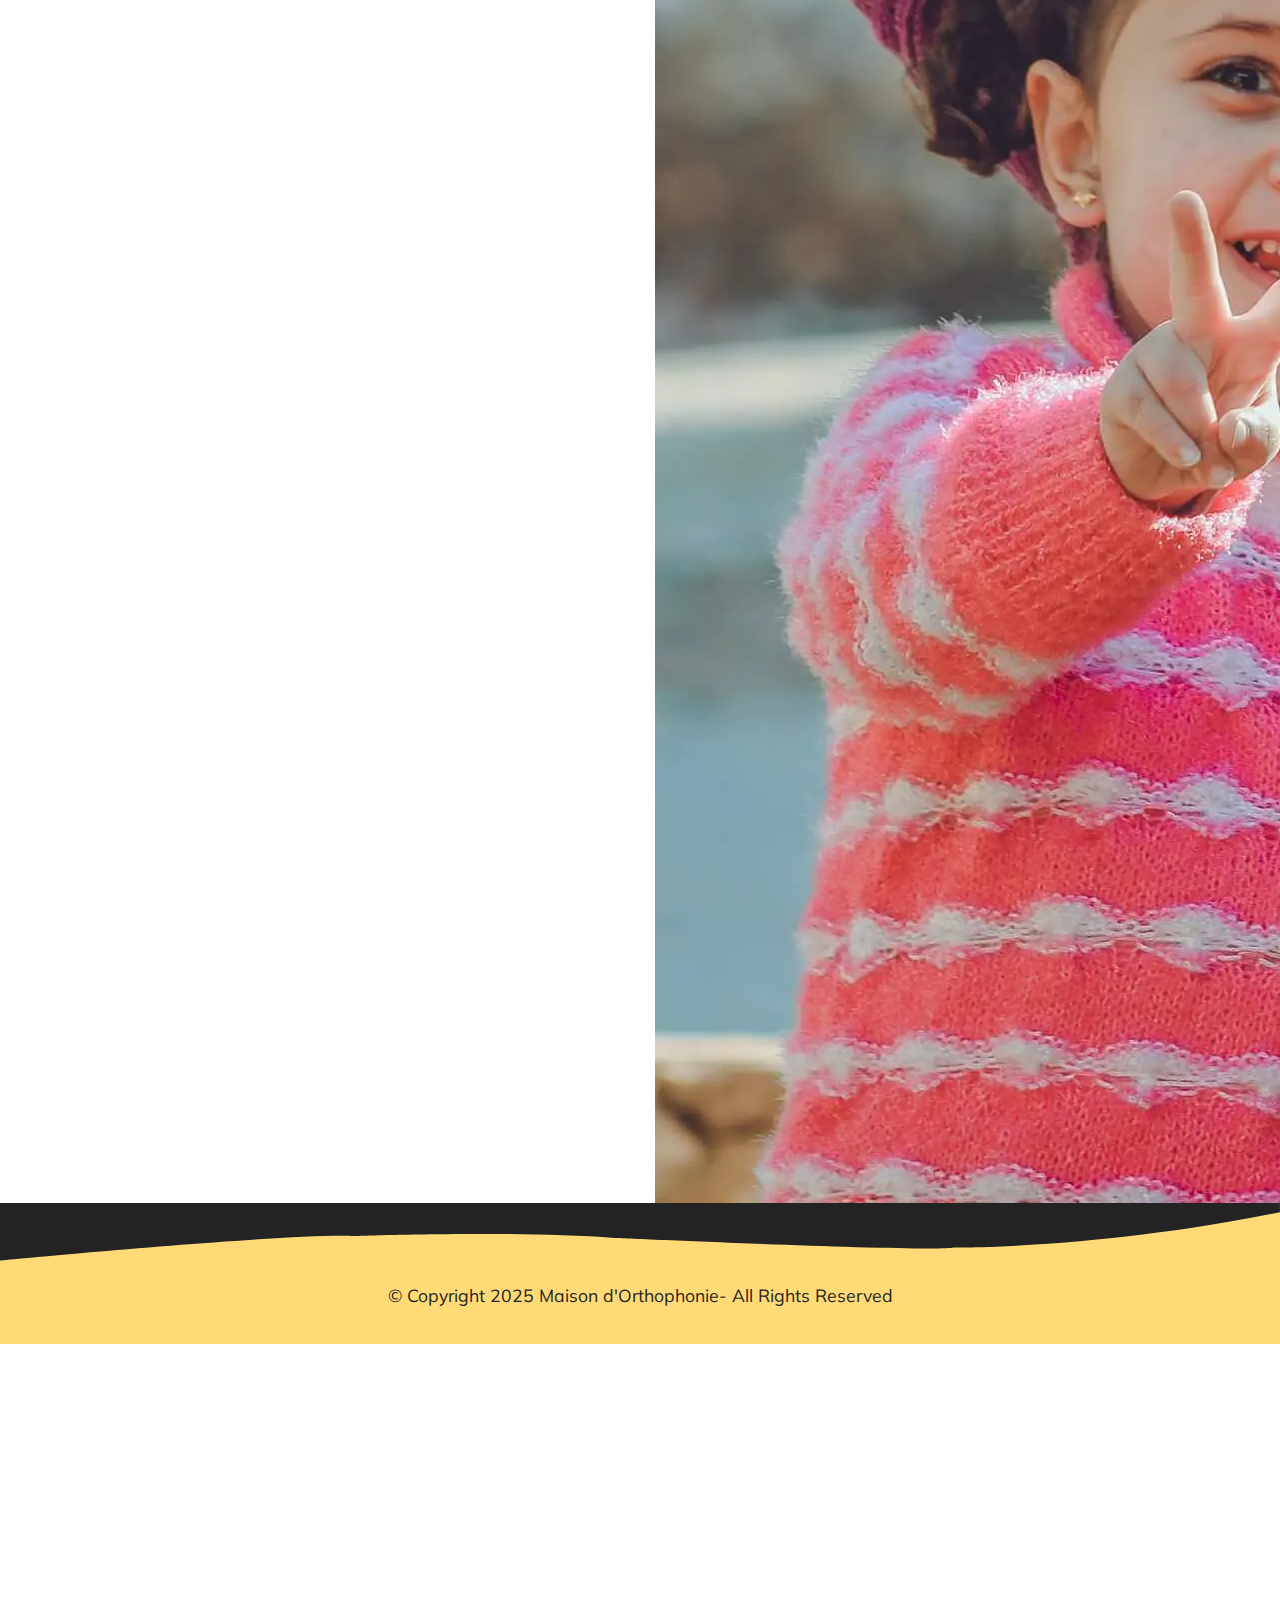
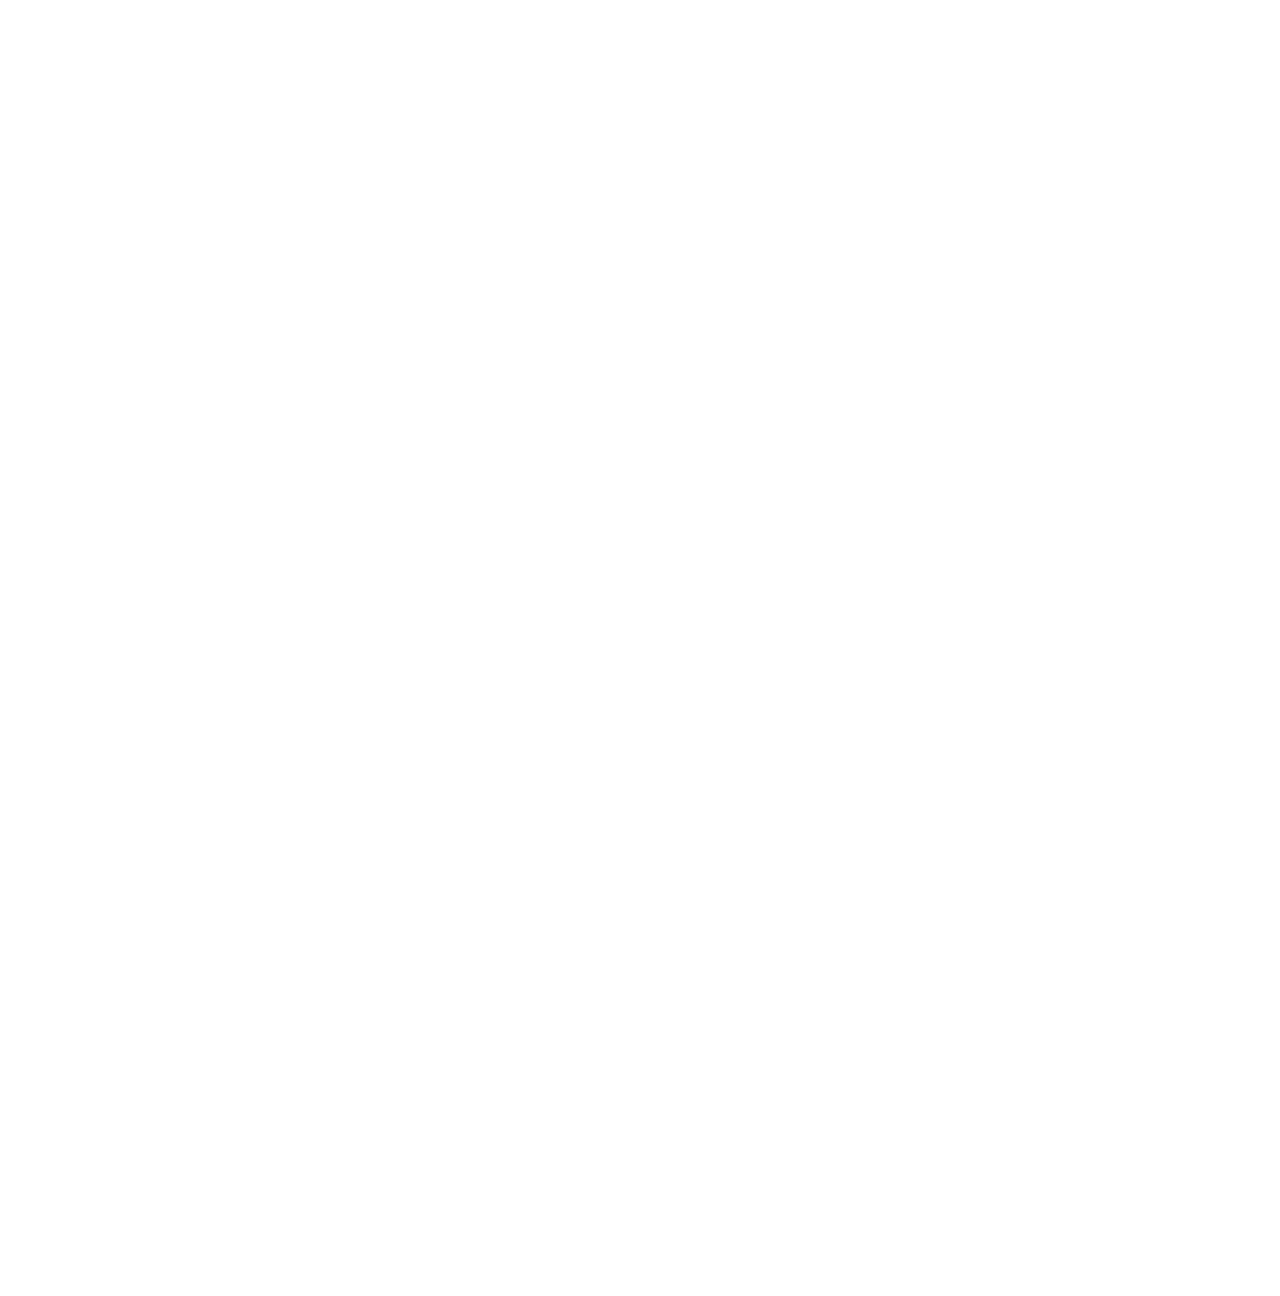
<file: page3.html>
<!DOCTYPE html>
<html  >
<head>
  
  <meta charset="UTF-8">
  <meta http-equiv="X-UA-Compatible" content="IE=edge">
  
  <meta name="viewport" content="width=device-width, initial-scale=1, minimum-scale=1">
  <link rel="shortcut icon" href="assets/images/final-jpg-120x120.jpg" type="image/x-icon">
  <meta name="description" content="">
  
  
  <title>Calendar</title>
  <link rel="stylesheet" href="assets/web/assets/mobirise-icons2/mobirise2.css">
  <link rel="stylesheet" href="assets/web/assets/mobirise-icons-bold/mobirise-icons-bold.css">
  <link rel="stylesheet" href="assets/tether/tether.min.css">
  <link rel="stylesheet" href="assets/bootstrap/css/bootstrap.min.css">
  <link rel="stylesheet" href="assets/bootstrap/css/bootstrap-grid.min.css">
  <link rel="stylesheet" href="assets/bootstrap/css/bootstrap-reboot.min.css">
  <link rel="stylesheet" href="assets/dropdown/css/style.css">
  <link rel="stylesheet" href="assets/formstyler/jquery.formstyler.css">
  <link rel="stylesheet" href="assets/formstyler/jquery.formstyler.theme.css">
  <link rel="stylesheet" href="assets/socicon/css/styles.css">
  <link rel="stylesheet" href="assets/theme/css/style.css">
  <link rel="preload" href="https://fonts.googleapis.com/css?family=Nunito:200,300,400,500,600,700,800,900,200i,300i,400i,500i,600i,700i,800i,900i&display=swap" as="style" onload="this.onload=null;this.rel='stylesheet'">
  <noscript><link rel="stylesheet" href="https://fonts.googleapis.com/css?family=Nunito:200,300,400,500,600,700,800,900,200i,300i,400i,500i,600i,700i,800i,900i&display=swap"></noscript>
  <link rel="preload" href="https://fonts.googleapis.com/css?family=Muli:300,300i,400,600,600i,700,700i,800,800i,900,900i&display=swap&display=swap" as="style" onload="this.onload=null;this.rel='stylesheet'">
  <noscript><link rel="stylesheet" href="https://fonts.googleapis.com/css?family=Muli:300,300i,400,600,600i,700,700i,800,800i,900,900i&display=swap&display=swap"></noscript>
  <link rel="preload" as="style" href="assets/mobirise/css/mbr-additional.css?v=xmcflf"><link rel="stylesheet" href="assets/mobirise/css/mbr-additional.css?v=xmcflf" type="text/css">

  
  
  
</head>
<body>
  
  <section class="menu menu01 flavorm5 cid-umcdlziqFx" once="menu" id="menu01-11">

    

    <nav class="navbar navbar-dropdown navbar-expand-lg">
        <div class="menu_box container-fluid">
            <div class="navbar-brand d-flex">
                <span class="navbar-logo">
                    <a href="index.html#top">
                        <img src="assets/images/final-jpg-120x120.webp" alt="maisondorthophonie">
                    </a>
                </span>
                
                <button class="navbar-toggler" type="button" data-toggle="collapse" data-bs-toggle="collapse" data-target="#navbarSupportedContent" data-bs-target="#navbarSupportedContent" aria-controls="navbarNavAltMarkup" aria-expanded="false" aria-label="Toggle navigation">
                    <div class="hamburger">
                        <span></span>
                        <span></span>
                        <span></span>
                        <span></span>
                    </div>
                </button>
            </div>
            <div class="collapse navbar-collapse" id="navbarSupportedContent">
                <ul class="navbar-nav nav-dropdown" data-app-modern-menu="true"><li class="nav-item">
                        <a class="nav-link link text-black text-primary display-7" href="index.html#header1-a">Главная</a>
                    </li>
                    <li class="nav-item">
                        <a class="nav-link link text-black text-primary display-7" href="page1.html#header1-9">Услуги</a>
                    </li>
                    <li class="nav-item">
                        <a class="nav-link link text-black text-primary display-7" href="page2.html#header1-n">Команда</a>
                    </li><li class="nav-item"><a class="nav-link link text-black text-primary display-7" href="page4.html#content3-1l">Блог</a></li><li class="nav-item"><a class="nav-link link text-black text-primary display-7" href="page3.html#title1-1c">Календарь занятий</a></li><li class="nav-item"><a class="nav-link link text-black text-primary display-7" href="index.html#footer1-7">Контакты</a></li></ul>
                
                <div class="icons-menu-main">
                    <a class="iconfont-wrapper" href="https://www.facebook.com/Maisondorthophonie/" target="_blank">
                        <span class="p-2 mbr-iconfont socicon-facebook socicon"></span>
                    </a>
                    <a class="iconfont-wrapper" href="https://www.instagram.com/maisondorthophonie/" target="_blank">
                        <span class="p-2 mbr-iconfont socicon-instagram socicon"></span>
                    </a>
                </div>
                <div class="mbr-section-btn-main" role="tablist"><a class="btn btn-primary display-7" href="tel:+1-514-2965324">Связаться</a></div>
            </div>
        </div>
    </nav>
</section>

<section class="title1 kidsm4_title1 cid-umceRDbv4u" id="title1-1c">

	
    


	

	<div class="container">
		<div class="row justify-content-md-center">
			<div class="col-sm-12 col-md-10 col-lg-7 align-center">
				<h2 class="mbr-section-title mbr-fonts-style line-bg-warning display-2">Календарь занятий 2024/2025</h2>
				<br>
				
			</div>
		</div>
	</div>
</section>

<section class="image1 kidsm4_image1 cid-uq6fz29DUj" id="image1-2o">

	

	<figure class="mbr-figure container-fluid">
		<div class="image-block" style="width: 100%;">
			<img src="assets/images/-721x556.webp" alt="">
		</div>
	</figure>
</section>

<section class="form cid-umdXMCuTLP" id="forms1-29">
    
    
    <div class="container-fluid">
        <div class="row">
            <div class="col-lg-6 col-md-12 map-wrapper">
                <div class="google-map"><iframe frameborder="0" style="border:0" src="https://www.google.com/maps/embed?pb=!1m18!1m12!1m3!1d2799.7252097464116!2d-73.68983952372761!3d45.43504037107348!2m3!1f0!2f0!3f0!3m2!1i1024!2i768!4f13.1!3m3!1m2!1s0x4cc9168d1553c68b%3A0xd490449b898c57de!2s220%2026e%20Avenue%2C%20Lachine%2C%20QC%20H8S%203Y4!5e0!3m2!1sen!2sca!4v1724357601333!5m2!1sen!2sca" allowfullscreen=""></iframe></div>
            </div>
            <div class="col-lg-6 my-auto pb-4 mbr-form" data-form-type="formoid">
                <form action="https://mobirise.eu/" method="POST" class="mbr-form form-with-styler" data-form-title="Form Name"><input type="hidden" name="email" data-form-email="true" value="wkDJdJibnNYb25UixT4+S4zgYpUtScoSNENb2GZnO/CvjJ++nFx4Tw+EpDWwIc9+usaFdSL3Cc9fWY1WQD/+uy34Y/fr8AzZh6Ith6SIfClLZxp1Nt/CaZRM93ZqFkHk.1yALkUMOkUZY2Tnl52/tEztGLROWck2kPl9v9KJf3Y6N+Z3M1sQt6gILWHSFAGlTURPe9pbUXL3Xn/greWRxmSLozuUAlTNBnWfpYy6IV+Krjw0aiRLqByadMZu72fAz">
                    <div class="form-row">
                        <div hidden="hidden" data-form-alert="" class="alert alert-success col-12">Thanks for filling out the form! We'll contact you shortly.</div>
                        <div hidden="hidden" data-form-alert-danger="" class="alert alert-danger col-12">Oops...! some problem!</div>
                    </div>
                    <div class="dragArea form-row">
                        <div class="col-lg-12 align-left title">
                            <h5 class="mbr-fonts-style mbr-section-title display-2"><span class="line-bg-warning">Контакты</span></h5>
                            <p class="mbr-text mbr-fonts-style mbr-light display-7">Записаться на консультацию и узнать больше о наших программах</p>
                        </div>
                        <div class="col-lg-12 form-group" data-for="Your name">
                            <input type="text" name="Name" placeholder="Имя *" data-form-field="Name" required="required" class="form-control display-7" id="Name-forms1-29">
                        </div>
                        <div data-for="E-mail" class="col-lg-12 form-group">
                            <input type="tel" name="E-mail" placeholder="E-mail *" data-form-field="E-mail" class="form-control display-7" required="required" id="E-mail-forms1-29">
                        </div>
                        <div data-for="Message" class="col-lg-12 form-group">
                            <textarea name="Message" placeholder="Сообщение" data-form-field="Message" class="form-control display-7" id="Message-forms1-29"></textarea>
                        </div>
                        <div class="button-svg mbr-section-btn align-left"><button type="submit" class="btn btn-primary display-7" href="#">Отправить</button></div>
                    </div>
                </form>
            </div>
        </div>
    </div>
</section>

<section class="footer1 kidsm4_footer1 cid-umdXNoESVC" id="footer1-2a">

	
    


	

	<svg class="svg-1" data-name="Layer 2" xmlns="http://www.w3.org/2000/svg" viewBox="0 0 1428 72.5">
		<path class="cls-1" d="M-114,154.33s27.33-13,128-23c0,0,2.33,5.67,12,9.34,0,0,14.67,54.33,62.67,20a33.44,33.44,0,0,0,22.66-4s33,18.33,53-21L393,165s120,16.08,263.5,7,346.5-23.29,352-22.41S1203,147.5,1314,183V110.5H-114Z" transform="translate(114 -110.5)"></path>
	</svg>

	<div class="container-fluid">
		<div class="row">
			<div class="col-lg-3 col-md-6 col-sm-12">
				<div class="navbar-brand">
					<div class="logo">
						<a href="#">
							<img class="navbar-logo" src="assets/images/brown-grey-minimalist-beauty-and-spa-logo-3-220x220.webp" alt="">
						</a>
					</div>
				</div>
				<p class="links mbr-fonts-style display-7">Поможем вашему ребенку преодолеть речевые трудности.<br>Запишитесь на консультацию в Монреале сегодня<br>для его успешного будущего завтра!</p>
				<div class="social-list">
					<div class="soc-item">
						<a href="https://www.instagram.com/maisondorthophonie/" target="_blank">
							<div class="mbr-iconfont mbr-iconfont-social socion1 socicon-instagram socicon" style="color: rgb(255, 255, 255); fill: rgb(255, 255, 255);" media-simple="true"></div>
						</a>
					</div>
					<div class="soc-item">
						<a href="https://www.facebook.com/Maisondorthophonie/" target="_blank">
							<div class="mbr-iconfont mbr-iconfont-social socion2 socicon-facebook socicon" style="color: rgb(255, 255, 255); fill: rgb(255, 255, 255);" media-simple="true"></div>
						</a>
					</div>
					
					
					
					
				</div>
			</div>

			<div class="col-lg-3 col-md-6 col-sm-12">
				<h3 class="mbr-bold mbr-fonts-style group-title display-5">Контакты</h3>

				<div class="mbr-row items mbr-white">
					
					
					
				<div class="list-item col-sm-12">
						<div class="item-image">
							<a href="#"><span class="mbr-iconfont mbr-iconfont-btn icon1 mbrib-pin" style="color: rgb(255, 218, 119); fill: rgb(255, 218, 119);"></span></a>
						</div>
						<div class="social-data">
							<h5 class="mbr-fonts-style text2 display-7">220 26e Avenue,&nbsp;</h5>
							<h5 class="mbr-fonts-style text2 display-7">Lachine, QC H8S 3Y4</h5>
						</div>
					</div><div class="list-item col-sm-12">
						<div class="item-image">
							<a href="#"><span class="mbr-iconfont mbr-iconfont-btn icon2 mbrib-mobile" style="color: rgb(255, 164, 91); fill: rgb(255, 164, 91);"></span></a>
						</div>
						<div class="social-data">
							<h5 class="mbr-fonts-style text2 display-7">Phone:</h5>
							<h5 class="mbr-fonts-style text2 display-7">(514) 296 - 5324</h5>
						</div>
					</div><div class="list-item col-sm-12">
						<div class="item-image">
							<a href="#"><span class="mbr-iconfont mbr-iconfont-btn icon2 mobi-mbri-globe-2 mobi-mbri"></span></a>
						</div>
						<div class="social-data">
							<h5 class="mbr-fonts-style text2 display-7">maisondorthophonie@gmail.com</h5>
							<h5 class="mbr-fonts-style text2 display-7">maria.polotskaia@gmail.com</h5>
						</div>
					</div></div>
			</div>
			<div class="col-lg-3 col-md-6 col-sm-12 img-list">
				<h3 class="mbr-bold mbr-fonts-style group-title display-5">Фото</h3>

				<img class="tips" src="assets/images/gallery00-1.webp" alt="">
				<img class="tips" src="assets/images/gallery01-1.webp" alt="">
				<img class="tips" src="assets/images/gallery02-1.webp" alt="">
				<img class="tips" src="assets/images/gallery03-1.webp" alt="">
				
				

			</div>
			<div class="col-lg-3 col-md-6 col-sm-12">
				<h3 class="mbr-bold mbr-fonts-style group-title display-5">Часы работы</h3>
				<div class="wrapper">
					<p class="mbr-text timetable mbr-bold mbr-fonts-style display-7">
						Пн - Ср: 11am - 6pm <br>
						Чт -Пт: выходной<br>
						Сб -Вс: 10am - 5pm <br>
					</p>
				</div>
			</div>
		</div>
	</div>
</section>

<section class="footer2 kidsm4_footer2 cid-umdWc9iaDK" once="footers" id="footer2-22">

	

	

	<svg class="svg-1" data-name="Layer 2" xmlns="http://www.w3.org/2000/svg" viewBox="0 0 1425.75 64">
		<defs>
			<style>
				.cls-1 
			</style>
		</defs>
		<title>Screenasdshot_2</title>
		<path class="cls-1" d="M-113,177s327.33-31.17,395-27.25c0,0,173.33-6.42,290,2.25,0,0,358.31,15.73,377.16,10.53,0,0,161,2.14,363.59-39.2V113H-113Z" transform="translate(113 -113)"></path>
	</svg>
	<div class="container-fluid">
		<div class="media-container-row align-center">
			<div class="col-12">
				<p class="mbr-text mbr-fonts-style display-7">
					© Copyright 2025 Maison d'Orthophonie- All Rights Reserved
				</p>
			</div>
		</div>
	</div>
</section>


<script src="assets/web/assets/jquery/jquery.min.js"></script>
  <script src="assets/popper/popper.min.js"></script>
  <script src="assets/tether/tether.min.js"></script>
  <script src="assets/bootstrap/js/bootstrap.min.js"></script>
  <script src="assets/web/assets/cookies-alert-plugin/cookies-alert-core.js"></script>
  <script src="assets/web/assets/cookies-alert-plugin/cookies-alert-script.js"></script>
  <script src="assets/smoothscroll/smooth-scroll.js"></script>
  <script src="assets/dropdown/js/nav-dropdown.js"></script>
  <script src="assets/dropdown/js/navbar-dropdown.js"></script>
  <script src="assets/touchswipe/jquery.touch-swipe.min.js"></script>
  <script src="assets/formstyler/jquery.formstyler.min.js"></script>
  <script src="assets/theme/js/script.js"></script>
  <script src="assets/formoid/formoid.min.js"></script>
  
  
  
<input name="cookieData" type="hidden" data-cookie-cookiesAlertType='false' data-cookie-customDialogSelector='null' data-cookie-colorText='#424a4d' data-cookie-colorBg='rgb(255, 255, 255)' data-cookie-opacityOverlay='0' data-cookie-bgOpacity='100' data-cookie-textButton='GOT IT' data-cookie-rejectText='REJECT' data-cookie-colorButton='#ffda77' data-cookie-rejectColor='#ffffff' data-cookie-colorLink='#424a4d' data-cookie-underlineLink='true' data-cookie-text="We use cookies to give you the best experience.">
  </body>
</html>
</file>
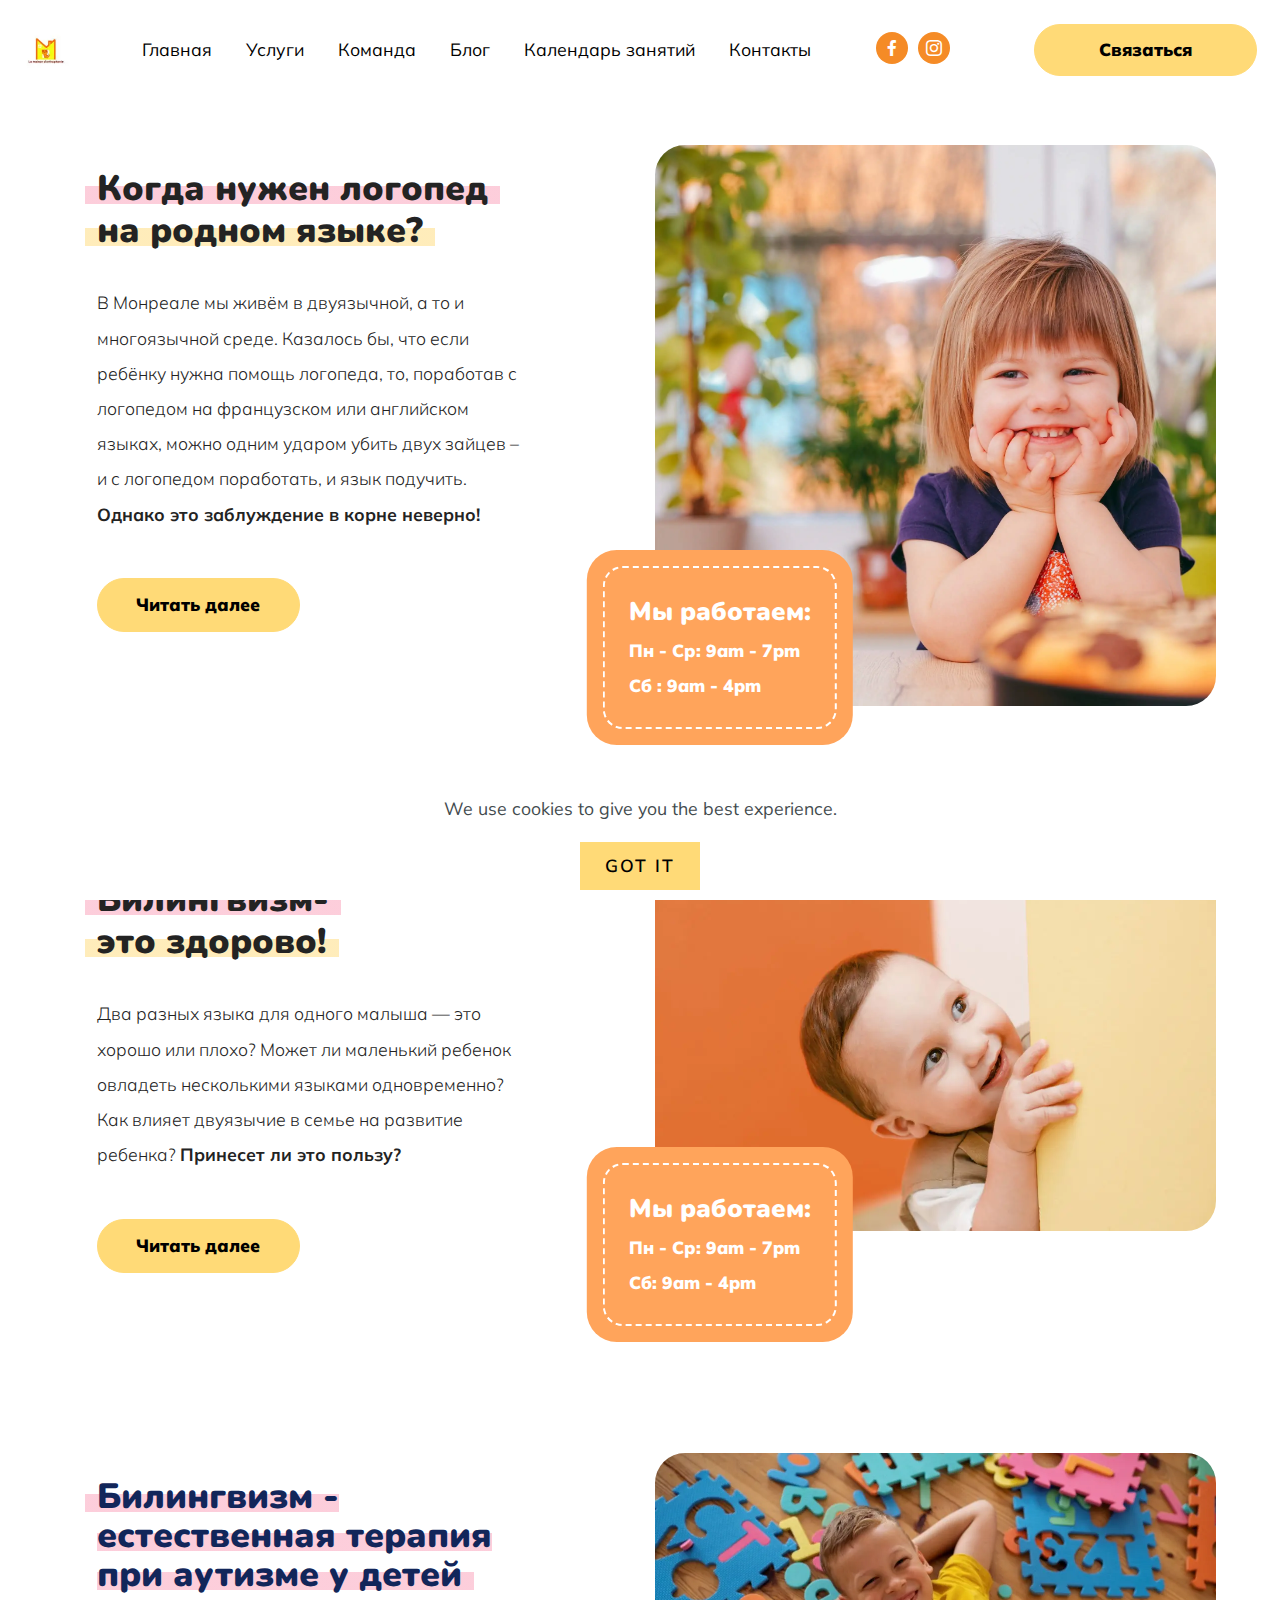
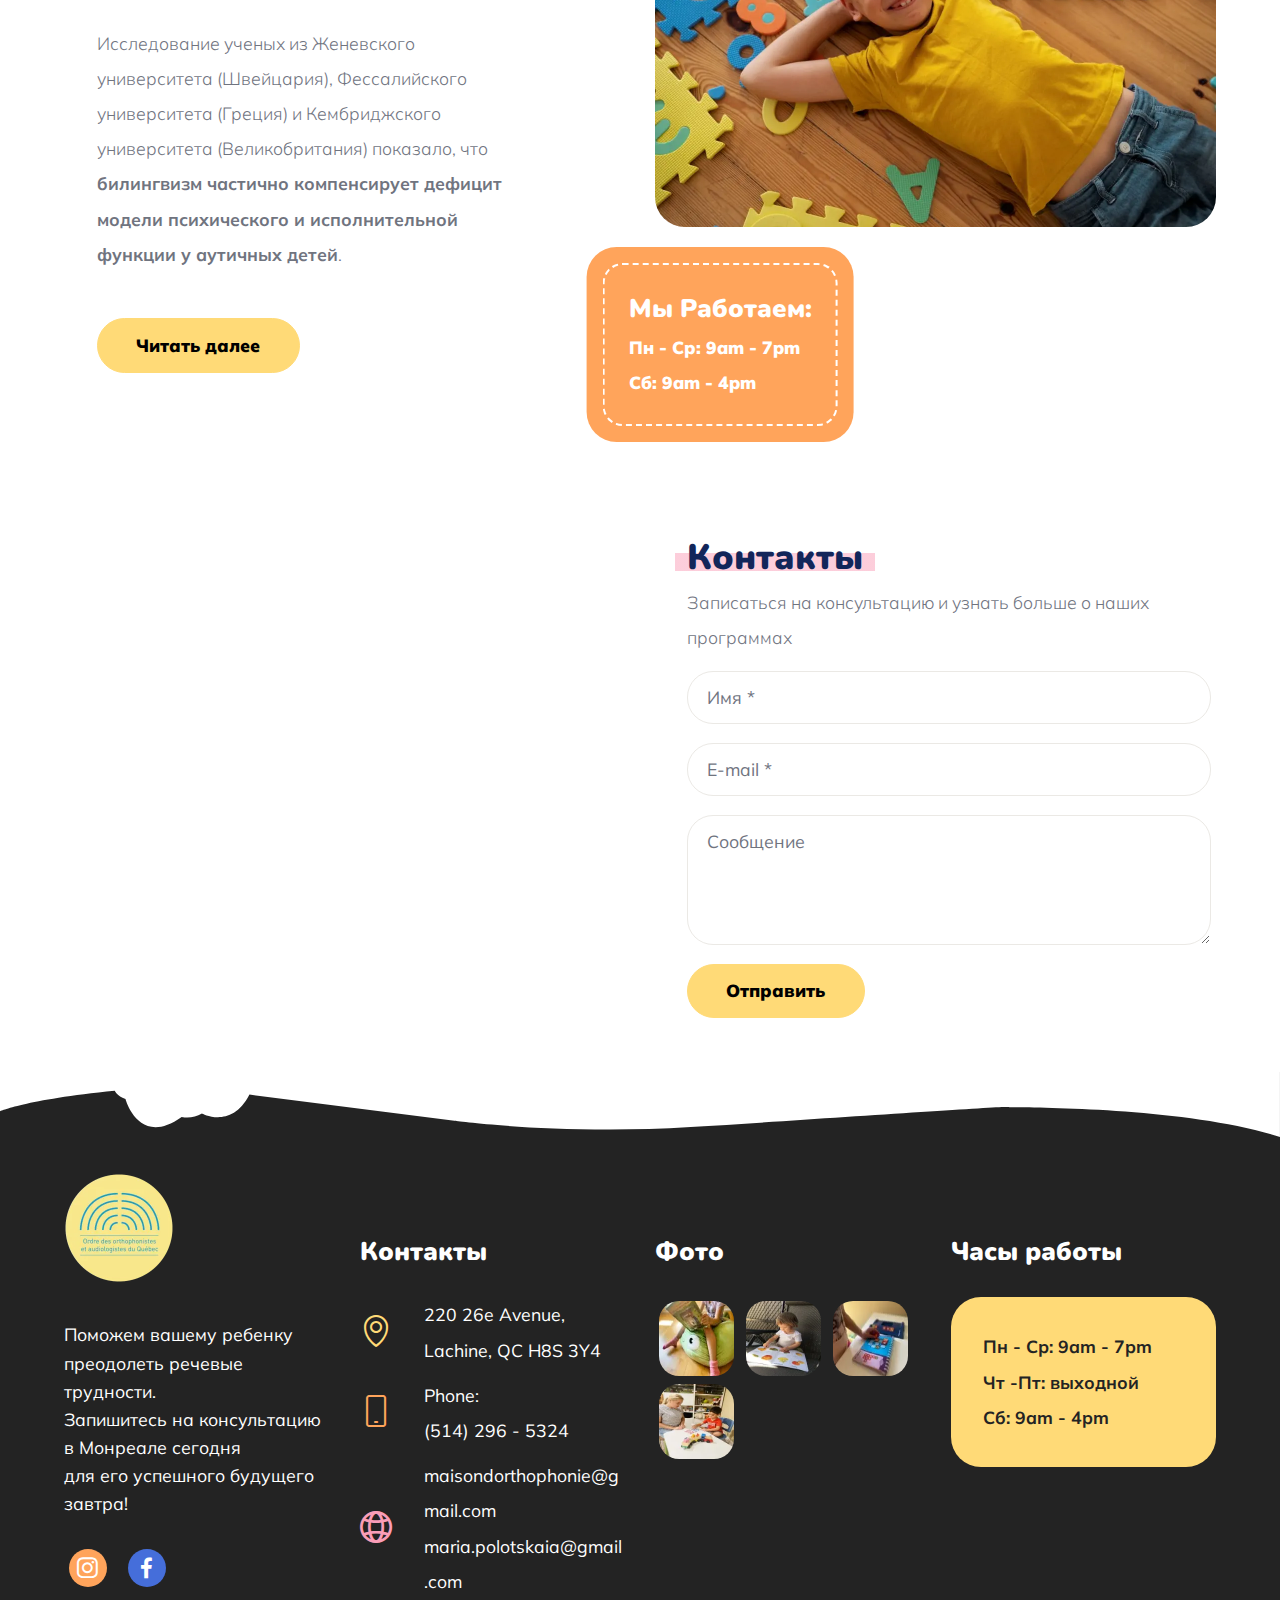
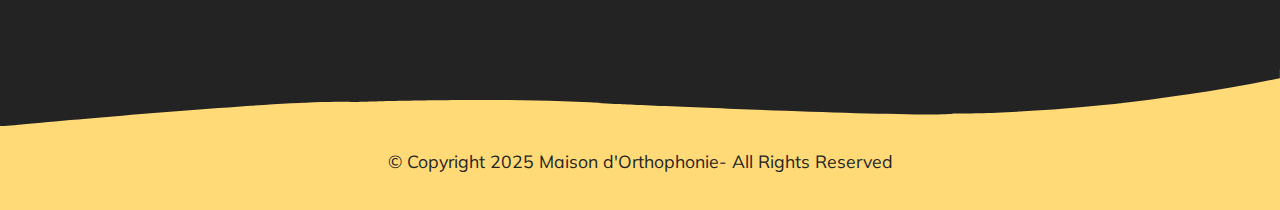
<file: page4.html>
<!DOCTYPE html>
<html  >
<head>
  
  <meta charset="UTF-8">
  <meta http-equiv="X-UA-Compatible" content="IE=edge">
  
  <meta name="viewport" content="width=device-width, initial-scale=1, minimum-scale=1">
  <link rel="shortcut icon" href="assets/images/final-jpg-120x120.jpg" type="image/x-icon">
  <meta name="description" content="">
  
  
  <title>Blog</title>
  <link rel="stylesheet" href="assets/web/assets/mobirise-icons/mobirise-icons.css">
  <link rel="stylesheet" href="assets/web/assets/mobirise-icons2/mobirise2.css">
  <link rel="stylesheet" href="assets/web/assets/mobirise-icons-bold/mobirise-icons-bold.css">
  <link rel="stylesheet" href="assets/tether/tether.min.css">
  <link rel="stylesheet" href="assets/bootstrap/css/bootstrap.min.css">
  <link rel="stylesheet" href="assets/bootstrap/css/bootstrap-grid.min.css">
  <link rel="stylesheet" href="assets/bootstrap/css/bootstrap-reboot.min.css">
  <link rel="stylesheet" href="assets/dropdown/css/style.css">
  <link rel="stylesheet" href="assets/formstyler/jquery.formstyler.css">
  <link rel="stylesheet" href="assets/formstyler/jquery.formstyler.theme.css">
  <link rel="stylesheet" href="assets/socicon/css/styles.css">
  <link rel="stylesheet" href="assets/theme/css/style.css">
  <link rel="preload" href="https://fonts.googleapis.com/css?family=Nunito:200,300,400,500,600,700,800,900,200i,300i,400i,500i,600i,700i,800i,900i&display=swap" as="style" onload="this.onload=null;this.rel='stylesheet'">
  <noscript><link rel="stylesheet" href="https://fonts.googleapis.com/css?family=Nunito:200,300,400,500,600,700,800,900,200i,300i,400i,500i,600i,700i,800i,900i&display=swap"></noscript>
  <link rel="preload" href="https://fonts.googleapis.com/css?family=Muli:300,300i,400,600,600i,700,700i,800,800i,900,900i&display=swap&display=swap" as="style" onload="this.onload=null;this.rel='stylesheet'">
  <noscript><link rel="stylesheet" href="https://fonts.googleapis.com/css?family=Muli:300,300i,400,600,600i,700,700i,800,800i,900,900i&display=swap&display=swap"></noscript>
  <link rel="preload" as="style" href="assets/mobirise/css/mbr-additional.css?v=V1WUcv"><link rel="stylesheet" href="assets/mobirise/css/mbr-additional.css?v=V1WUcv" type="text/css">

  
  
  
</head>
<body>
  
  <section class="menu menu01 flavorm5 cid-umd4Q3I6eg" once="menu" id="menu01-1e">

    

    <nav class="navbar navbar-dropdown navbar-expand-lg">
        <div class="menu_box container-fluid">
            <div class="navbar-brand d-flex">
                <span class="navbar-logo">
                    <a href="index.html#top">
                        <img src="assets/images/final-jpg-120x120.webp" alt="maisondorthophonie">
                    </a>
                </span>
                
                <button class="navbar-toggler" type="button" data-toggle="collapse" data-bs-toggle="collapse" data-target="#navbarSupportedContent" data-bs-target="#navbarSupportedContent" aria-controls="navbarNavAltMarkup" aria-expanded="false" aria-label="Toggle navigation">
                    <div class="hamburger">
                        <span></span>
                        <span></span>
                        <span></span>
                        <span></span>
                    </div>
                </button>
            </div>
            <div class="collapse navbar-collapse" id="navbarSupportedContent">
                <ul class="navbar-nav nav-dropdown" data-app-modern-menu="true"><li class="nav-item">
                        <a class="nav-link link text-black text-primary display-7" href="index.html#header1-a">Главная</a>
                    </li>
                    <li class="nav-item">
                        <a class="nav-link link text-black text-primary display-7" href="page1.html#header1-9">Услуги</a>
                    </li>
                    <li class="nav-item">
                        <a class="nav-link link text-black text-primary display-7" href="page2.html#header1-n">Команда</a>
                    </li><li class="nav-item"><a class="nav-link link text-black text-primary display-7" href="page4.html#content3-1l">Блог</a></li><li class="nav-item"><a class="nav-link link text-black text-primary display-7" href="page3.html#title1-1c">Календарь занятий</a></li><li class="nav-item"><a class="nav-link link text-black text-primary display-7" href="index.html#footer1-7">Контакты</a></li></ul>
                
                <div class="icons-menu-main">
                    <a class="iconfont-wrapper" href="https://www.facebook.com/Maisondorthophonie/" target="_blank">
                        <span class="p-2 mbr-iconfont socicon-facebook socicon"></span>
                    </a>
                    <a class="iconfont-wrapper" href="https://www.instagram.com/maisondorthophonie/" target="_blank">
                        <span class="p-2 mbr-iconfont socicon-instagram socicon"></span>
                    </a>
                </div>
                <div class="mbr-section-btn-main" role="tablist"><a class="btn btn-primary display-7" href="tel:+1-514-2965324">Связаться</a></div>
            </div>
        </div>
    </nav>
</section>

<section class="content3 kidsm4_content3 cid-umd4Q8dcOJ" id="content3-1l">

	
    


	

	<div class="container-fluid">
		<div class="row flex-row-reverse">
			<div class="col-lg-6 col-md-12 imageContainer">
				<img src="assets/images/gallery04.webp" alt="">
				<div class="blue-block">
					<div class="wrapper">
						<h4 class="mbr-bold mbr-fonts-style blue-title display-5">Мы работаем:</h4>
						<p class="text-blue mbr-normal mbr-fonts-style display-7">Пн - Ср: 9am - 7pm<br>Сб : 9am - 4pm</p>
					</div>
				</div>
			</div>
			<div class="d-lg-block d-none col-lg-1"></div>
			<div class="col-md-12 col-lg-5 py-4 right-wrapper">
				<h3 class="mbr-section-title mbr-fonts-style display-2"><span class="line-bg-warning">Когда нужен логопед</span></h3>
				<h4 class="mbr-section-subtitle mbr-fonts-style display-2"><span class="line-bg-primary">на родном языке?</span></h4>
				<p class="mbr-text mbr-light mbr-fonts-style display-7">
					В Монреале мы живём в двуязычной, а то и многоязычной среде. Казалось бы, что если ребёнку нужна помощь логопеда, то, поработав с логопедом на французском или английском языках, можно одним ударом убить двух зайцев – и с логопедом поработать, и язык подучить. <strong>Однако это заблуждение в корне неверно!
				</strong></p>
				<div class="button-svg mbr-section-btn"><a class="btn btn-primary display-7" href="page5.html#header2-1v">Читать далее</a></div>
			</div>
		</div>
	</div>

	
</section>

<section class="content3 kidsm4_content3 cid-umd5n5Y2Uk" id="content3-1p">

	
    


	

	<div class="container-fluid">
		<div class="row flex-row-reverse">
			<div class="col-lg-6 col-md-12 imageContainer">
				<img src="assets/images/mbr-1122x749.webp" alt="">
				<div class="blue-block">
					<div class="wrapper">
						<h4 class="mbr-bold mbr-fonts-style blue-title display-5">Мы работаем:</h4>
						<p class="text-blue mbr-normal mbr-fonts-style display-7">Пн - Ср: 9am - 7pm<br>Сб: 9am - 4pm</p>
					</div>
				</div>
			</div>
			<div class="d-lg-block d-none col-lg-1"></div>
			<div class="col-md-12 col-lg-5 py-4 right-wrapper">
				<h3 class="mbr-section-title mbr-fonts-style display-2"><span class="line-bg-warning">Билингвизм-</span></h3>
				<h4 class="mbr-section-subtitle mbr-fonts-style display-2"><span class="line-bg-primary">это здорово!</span></h4>
				<p class="mbr-text mbr-light mbr-fonts-style display-7">Два разных языка для одного малыша — это хорошо или плохо? Может ли маленький ребенок овладеть несколькими языками одновременно? Как влияет двуязычие в семье на развитие ребенка? <strong>Принесет ли это пользу?</strong><br></p>
				<div class="button-svg mbr-section-btn"><a class="btn btn-primary display-7" href="page6.html#header2-1x">Читать далее</a></div>
			</div>
		</div>
	</div>

	
</section>

<section class="content3 kidsm4_content3 cid-uq4Znvk2rC" id="content3-2d">

	
    


	

	<div class="container-fluid">
		<div class="row flex-row-reverse">
			<div class="col-lg-6 col-md-12 imageContainer">
				<img src="assets/images/boy-playing-with-puzzle4-1122x748.webp" alt="">
				<div class="blue-block">
					<div class="wrapper">
						<h4 class="mbr-bold mbr-fonts-style blue-title display-5">Мы Работаем:</h4>
						<p class="text-blue mbr-normal mbr-fonts-style display-7">Пн - Ср: 9am - 7pm
<br>Сб: 9am - 4pm<br>
						</p>
					</div>
				</div>
			</div>
			<div class="d-lg-block d-none col-lg-1"></div>
			<div class="col-md-12 col-lg-5 py-4 right-wrapper">
				<h3 class="mbr-section-title mbr-fonts-style display-2"><span class="line-bg-warning">Билингвизм - естественная терапия при аутизме у детей</span></h3>
				<h4 class="mbr-section-subtitle mbr-fonts-style display-4"></h4>
				<p class="mbr-text mbr-light mbr-fonts-style display-7">Исследование ученых из Женевского университета (Швейцария), Фессалийского университета (Греция) и Кембриджского университета (Великобритания) показало, что <strong>билингвизм частично компенсирует дефицит модели психического и исполнительной функции у аутичных детей</strong>.&nbsp;<br></p>
				<div class="button-svg mbr-section-btn"><a class="btn btn-primary display-7" href="page7.html#header2-2f">Читать далее</a></div>
			</div>
		</div>
	</div>

	
</section>

<section class="form cid-umdW5tGQO2" id="forms1-20">
    
    
    <div class="container-fluid">
        <div class="row">
            <div class="col-lg-6 col-md-12 map-wrapper">
                <div class="google-map"><iframe frameborder="0" style="border:0" src="https://www.google.com/maps/embed?pb=!1m18!1m12!1m3!1d2799.7252097464116!2d-73.68983952372761!3d45.43504037107348!2m3!1f0!2f0!3f0!3m2!1i1024!2i768!4f13.1!3m3!1m2!1s0x4cc9168d1553c68b%3A0xd490449b898c57de!2s220%2026e%20Avenue%2C%20Lachine%2C%20QC%20H8S%203Y4!5e0!3m2!1sen!2sca!4v1724357601333!5m2!1sen!2sca" allowfullscreen=""></iframe></div>
            </div>
            <div class="col-lg-6 my-auto pb-4 mbr-form" data-form-type="formoid">
                <form action="https://mobirise.eu/" method="POST" class="mbr-form form-with-styler" data-form-title="Form Name"><input type="hidden" name="email" data-form-email="true" value="KxfAkH4x/n5c9yuLJb+lOAUOPdRURUPwxKf8yliPza98icCfv4gA+TBsUc8r0H3UyYefH7N3rgDE8I+oM3twDHhXmERQ6KSbOeeWT0V++fYdnKpfS9kr+sYNQp3OdC6V.vqi5QD0tAbLb5OU47o8TpJ2NnlZ2eRG5OdCGY5m3joSlHYQ46GNRNRrwLWrpyf6UguSq7+nLVr5qtL+jPrx/CzI9/qouBvLl8/hAFtyi2oiaW92OIahfJGrXAlImVZj+">
                    <div class="form-row">
                        <div hidden="hidden" data-form-alert="" class="alert alert-success col-12">Thanks for filling out the form! We'll contact you shortly.</div>
                        <div hidden="hidden" data-form-alert-danger="" class="alert alert-danger col-12">Oops...! some problem!</div>
                    </div>
                    <div class="dragArea form-row">
                        <div class="col-lg-12 align-left title">
                            <h5 class="mbr-fonts-style mbr-section-title display-2"><span class="line-bg-warning">Контакты</span></h5>
                            <p class="mbr-text mbr-fonts-style mbr-light display-7">Записаться на консультацию и узнать больше о наших программах</p>
                        </div>
                        <div class="col-lg-12 form-group" data-for="Your name">
                            <input type="text" name="Name" placeholder="Имя *" data-form-field="Name" required="required" class="form-control display-7" id="Name-forms1-20">
                        </div>
                        <div data-for="E-mail" class="col-lg-12 form-group">
                            <input type="tel" name="E-mail" placeholder="E-mail *" data-form-field="E-mail" class="form-control display-7" required="required" id="E-mail-forms1-20">
                        </div>
                        <div data-for="Message" class="col-lg-12 form-group">
                            <textarea name="Message" placeholder="Сообщение" data-form-field="Message" class="form-control display-7" id="Message-forms1-20"></textarea>
                        </div>
                        <div class="button-svg mbr-section-btn align-left"><button type="submit" class="btn btn-primary display-7" href="#">Отправить</button></div>
                    </div>
                </form>
            </div>
        </div>
    </div>
</section>

<section class="footer1 kidsm4_footer1 cid-umdW65NezH" id="footer1-21">

	
    


	

	<svg class="svg-1" data-name="Layer 2" xmlns="http://www.w3.org/2000/svg" viewBox="0 0 1428 72.5">
		<path class="cls-1" d="M-114,154.33s27.33-13,128-23c0,0,2.33,5.67,12,9.34,0,0,14.67,54.33,62.67,20a33.44,33.44,0,0,0,22.66-4s33,18.33,53-21L393,165s120,16.08,263.5,7,346.5-23.29,352-22.41S1203,147.5,1314,183V110.5H-114Z" transform="translate(114 -110.5)"></path>
	</svg>

	<div class="container-fluid">
		<div class="row">
			<div class="col-lg-3 col-md-6 col-sm-12">
				<div class="navbar-brand">
					<div class="logo">
						<a href="#">
							<img class="navbar-logo" src="assets/images/brown-grey-minimalist-beauty-and-spa-logo-3-220x220.webp" alt="">
						</a>
					</div>
				</div>
				<p class="links mbr-fonts-style display-7">Поможем вашему ребенку преодолеть речевые трудности.<br>Запишитесь на консультацию в Монреале сегодня<br>для его успешного будущего завтра!</p>
				<div class="social-list">
					<div class="soc-item">
						<a href="https://www.instagram.com/maisondorthophonie/" target="_blank">
							<div class="mbr-iconfont mbr-iconfont-social socion1 socicon-instagram socicon" style="color: rgb(255, 255, 255); fill: rgb(255, 255, 255);" media-simple="true"></div>
						</a>
					</div>
					<div class="soc-item">
						<a href="https://www.facebook.com/Maisondorthophonie/" target="_blank">
							<div class="mbr-iconfont mbr-iconfont-social socion2 socicon-facebook socicon" style="color: rgb(255, 255, 255); fill: rgb(255, 255, 255);" media-simple="true"></div>
						</a>
					</div>
					
					
					
					
				</div>
			</div>

			<div class="col-lg-3 col-md-6 col-sm-12">
				<h3 class="mbr-bold mbr-fonts-style group-title display-5">Контакты</h3>

				<div class="mbr-row items mbr-white">
					
					
					
				<div class="list-item col-sm-12">
						<div class="item-image">
							<a href="#"><span class="mbr-iconfont mbr-iconfont-btn icon1 mbrib-pin" style="color: rgb(255, 218, 119); fill: rgb(255, 218, 119);"></span></a>
						</div>
						<div class="social-data">
							<h5 class="mbr-fonts-style text2 display-7">220 26e Avenue,&nbsp;</h5>
							<h5 class="mbr-fonts-style text2 display-7">Lachine, QC H8S 3Y4</h5>
						</div>
					</div><div class="list-item col-sm-12">
						<div class="item-image">
							<a href="#"><span class="mbr-iconfont mbr-iconfont-btn icon2 mbrib-mobile" style="color: rgb(255, 164, 91); fill: rgb(255, 164, 91);"></span></a>
						</div>
						<div class="social-data">
							<h5 class="mbr-fonts-style text2 display-7">Phone:</h5>
							<h5 class="mbr-fonts-style text2 display-7">(514) 296 - 5324</h5>
						</div>
					</div><div class="list-item col-sm-12">
						<div class="item-image">
							<a href="#"><span class="mbr-iconfont mbr-iconfont-btn icon2 mobi-mbri-globe-2 mobi-mbri"></span></a>
						</div>
						<div class="social-data">
							<h5 class="mbr-fonts-style text2 display-7">maisondorthophonie@gmail.com</h5>
							<h5 class="mbr-fonts-style text2 display-7">maria.polotskaia@gmail.com</h5>
						</div>
					</div></div>
			</div>
			<div class="col-lg-3 col-md-6 col-sm-12 img-list">
				<h3 class="mbr-bold mbr-fonts-style group-title display-5">Фото</h3>

				<img class="tips" src="assets/images/441968318-975359307468414-1979161783393265999-n-150x113.webp" alt="">
				<img class="tips" src="assets/images/maya-book-150x200.webp" alt="">
				<img class="tips" src="assets/images/-150x113.webp" alt="">
				<img class="tips" src="assets/images/459534656-1961870824259564-6889641143240951609-n-150x207.webp" alt="">
				
				

			</div>
			<div class="col-lg-3 col-md-6 col-sm-12">
				<h3 class="mbr-bold mbr-fonts-style group-title display-5">Часы работы</h3>
				<div class="wrapper">
					<p class="mbr-text timetable mbr-bold mbr-fonts-style display-7">
						Пн - Ср: 9am - 7pm <br>
						Чт -Пт: выходной<br>
						Сб: 9am - 4pm <br>
					</p>
				</div>
			</div>
		</div>
	</div>
</section>

<section class="footer2 kidsm4_footer2 cid-umdWc9iaDK" once="footers" id="footer2-22">

	

	

	<svg class="svg-1" data-name="Layer 2" xmlns="http://www.w3.org/2000/svg" viewBox="0 0 1425.75 64">
		<defs>
			<style>
				.cls-1 
			</style>
		</defs>
		<title>Screenasdshot_2</title>
		<path class="cls-1" d="M-113,177s327.33-31.17,395-27.25c0,0,173.33-6.42,290,2.25,0,0,358.31,15.73,377.16,10.53,0,0,161,2.14,363.59-39.2V113H-113Z" transform="translate(113 -113)"></path>
	</svg>
	<div class="container-fluid">
		<div class="media-container-row align-center">
			<div class="col-12">
				<p class="mbr-text mbr-fonts-style display-7">
					© Copyright 2025 Maison d'Orthophonie- All Rights Reserved
				</p>
			</div>
		</div>
	</div>
</section>


<script src="assets/web/assets/jquery/jquery.min.js"></script>
  <script src="assets/popper/popper.min.js"></script>
  <script src="assets/tether/tether.min.js"></script>
  <script src="assets/bootstrap/js/bootstrap.min.js"></script>
  <script src="assets/web/assets/cookies-alert-plugin/cookies-alert-core.js"></script>
  <script src="assets/web/assets/cookies-alert-plugin/cookies-alert-script.js"></script>
  <script src="assets/smoothscroll/smooth-scroll.js"></script>
  <script src="assets/dropdown/js/nav-dropdown.js"></script>
  <script src="assets/dropdown/js/navbar-dropdown.js"></script>
  <script src="assets/touchswipe/jquery.touch-swipe.min.js"></script>
  <script src="assets/formstyler/jquery.formstyler.min.js"></script>
  <script src="assets/theme/js/script.js"></script>
  <script src="assets/formoid/formoid.min.js"></script>
  
  
  
<input name="cookieData" type="hidden" data-cookie-cookiesAlertType='false' data-cookie-customDialogSelector='null' data-cookie-colorText='#424a4d' data-cookie-colorBg='rgb(255, 255, 255)' data-cookie-opacityOverlay='0' data-cookie-bgOpacity='100' data-cookie-textButton='GOT IT' data-cookie-rejectText='REJECT' data-cookie-colorButton='#ffda77' data-cookie-rejectColor='#ffffff' data-cookie-colorLink='#424a4d' data-cookie-underlineLink='true' data-cookie-text="We use cookies to give you the best experience.">
  </body>
</html>
</file>
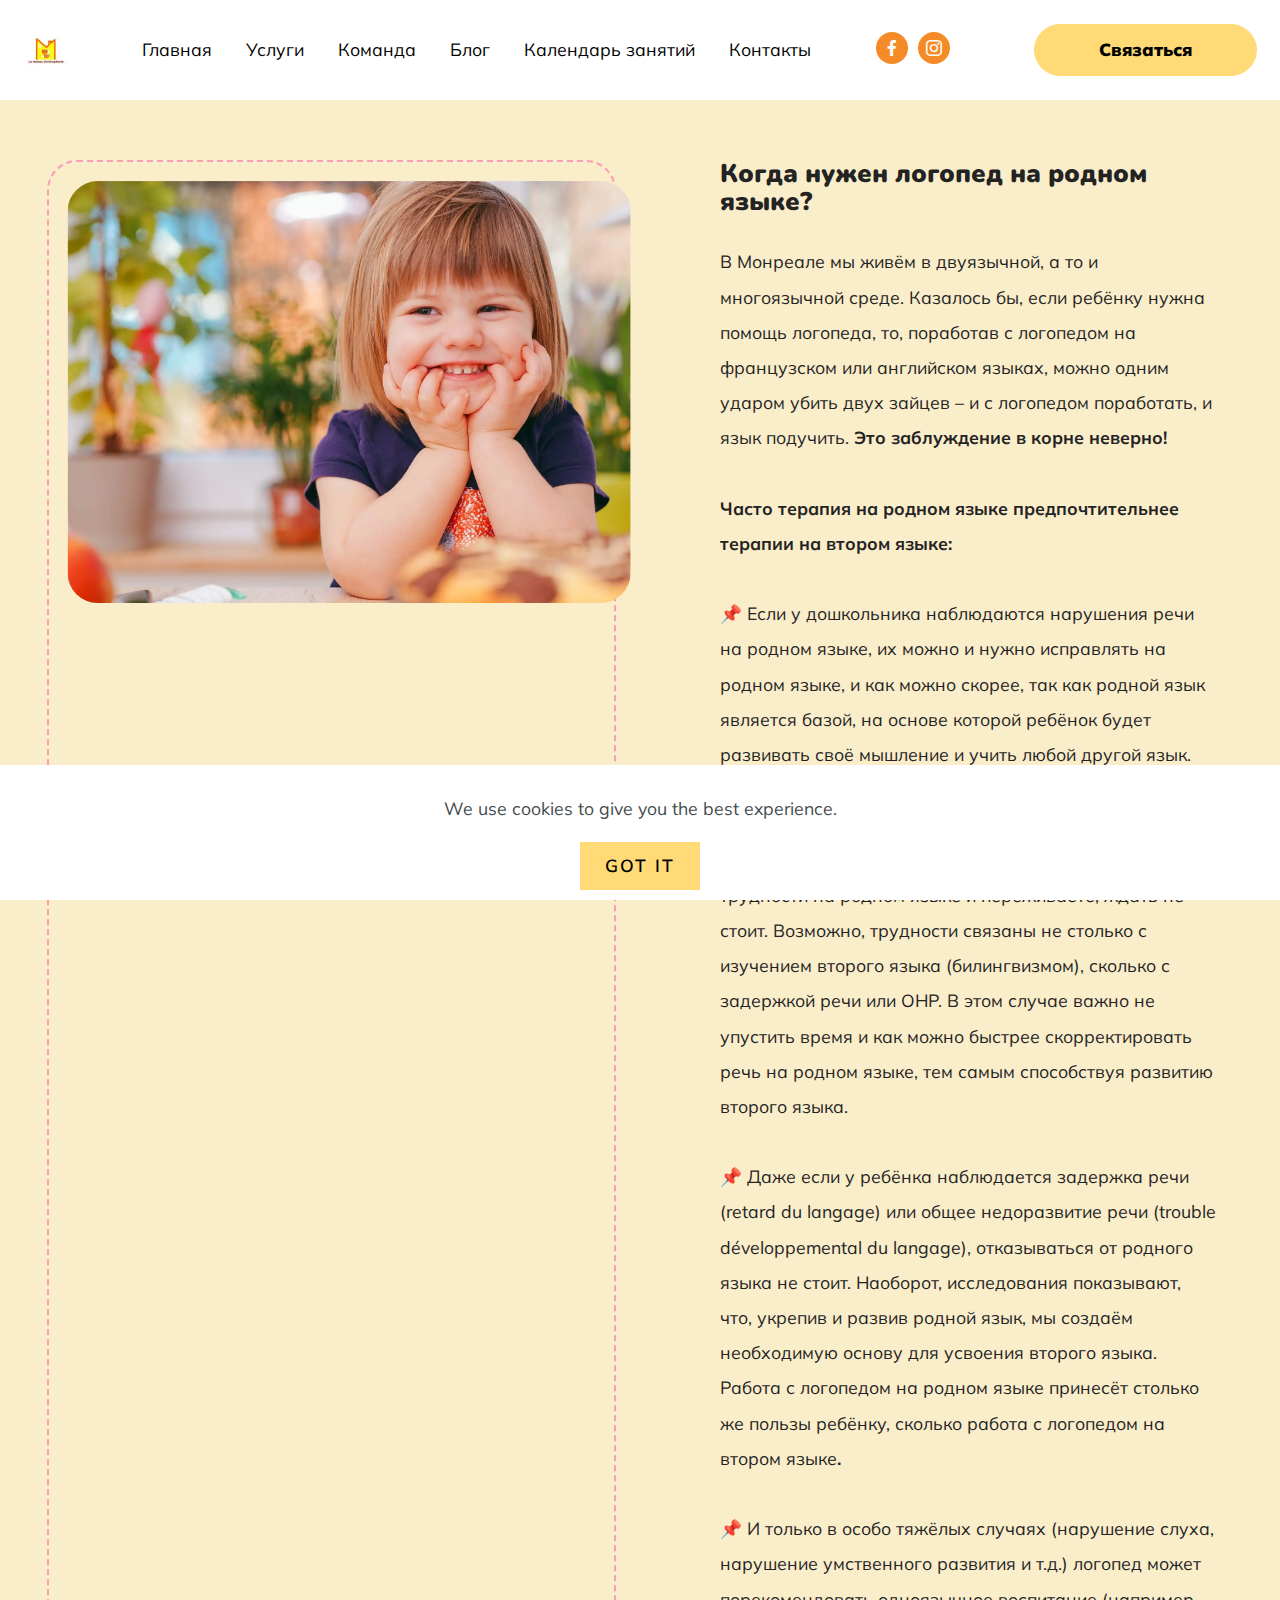
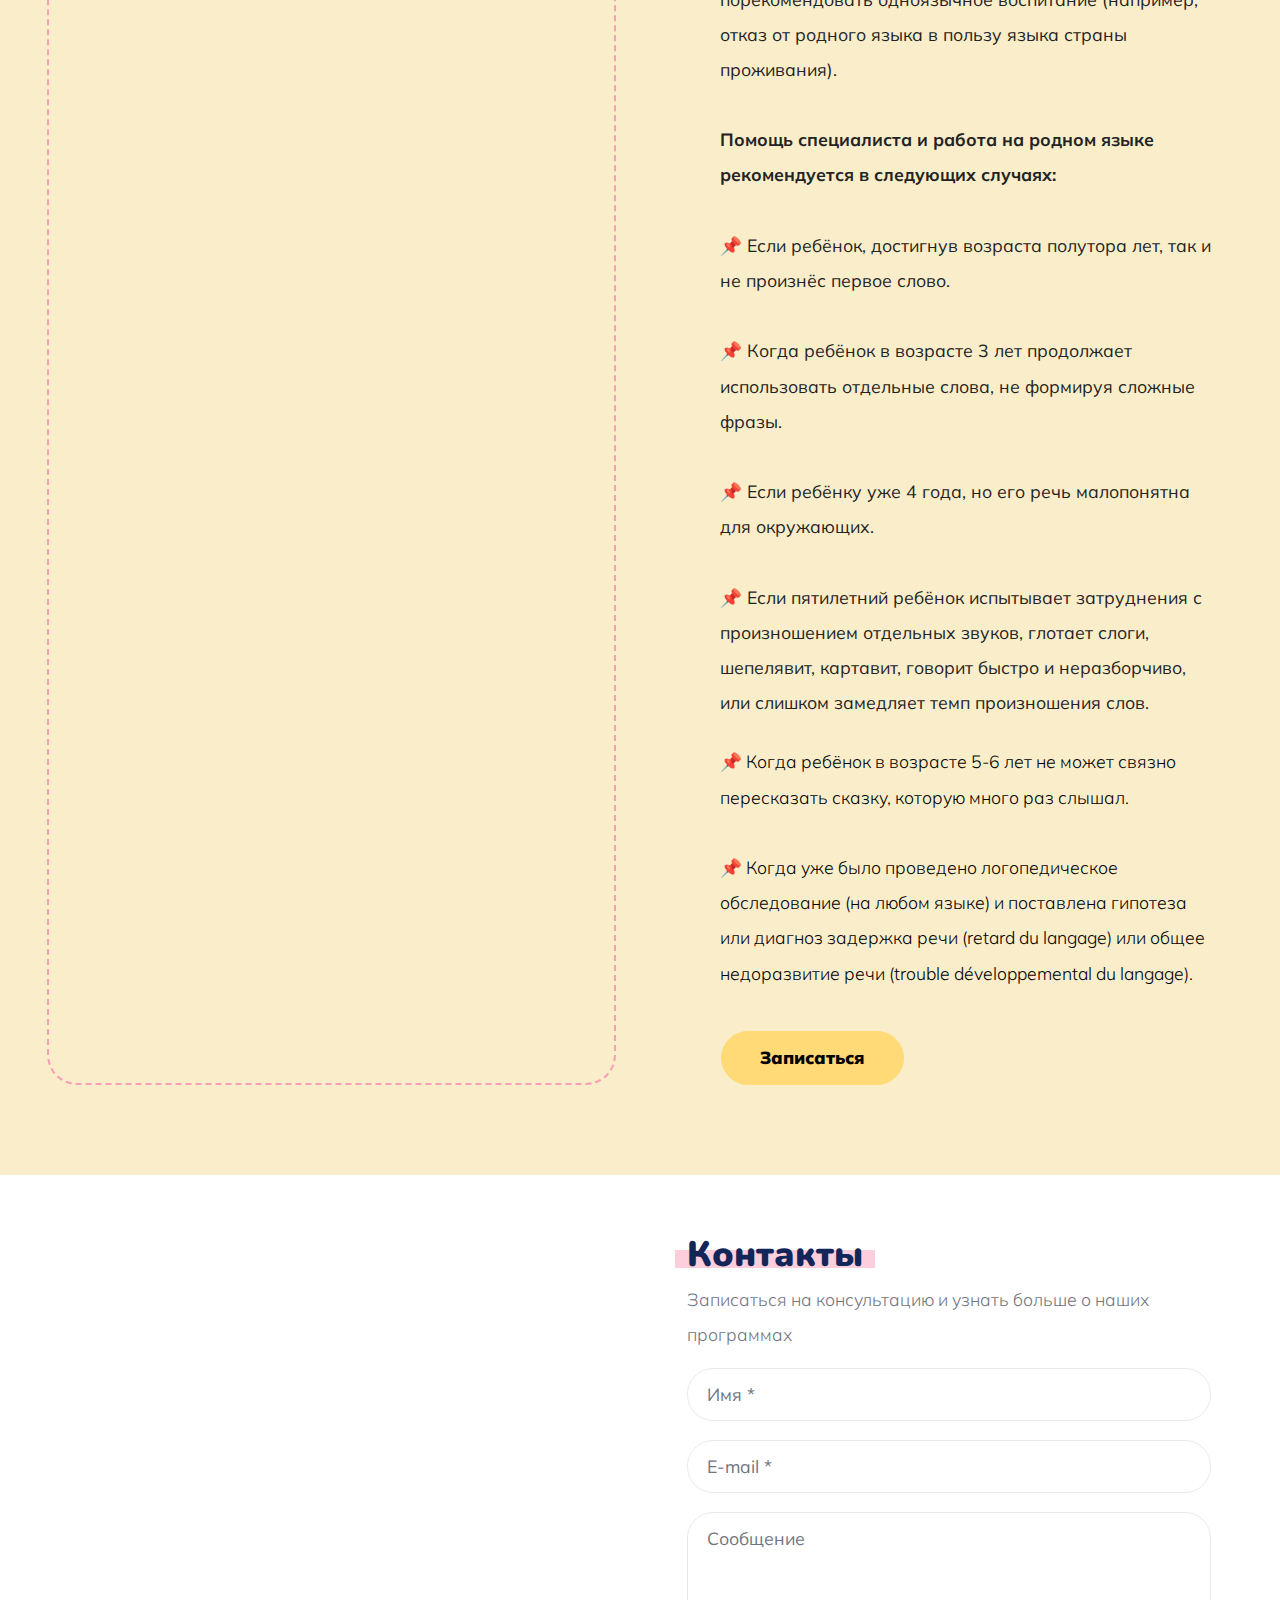
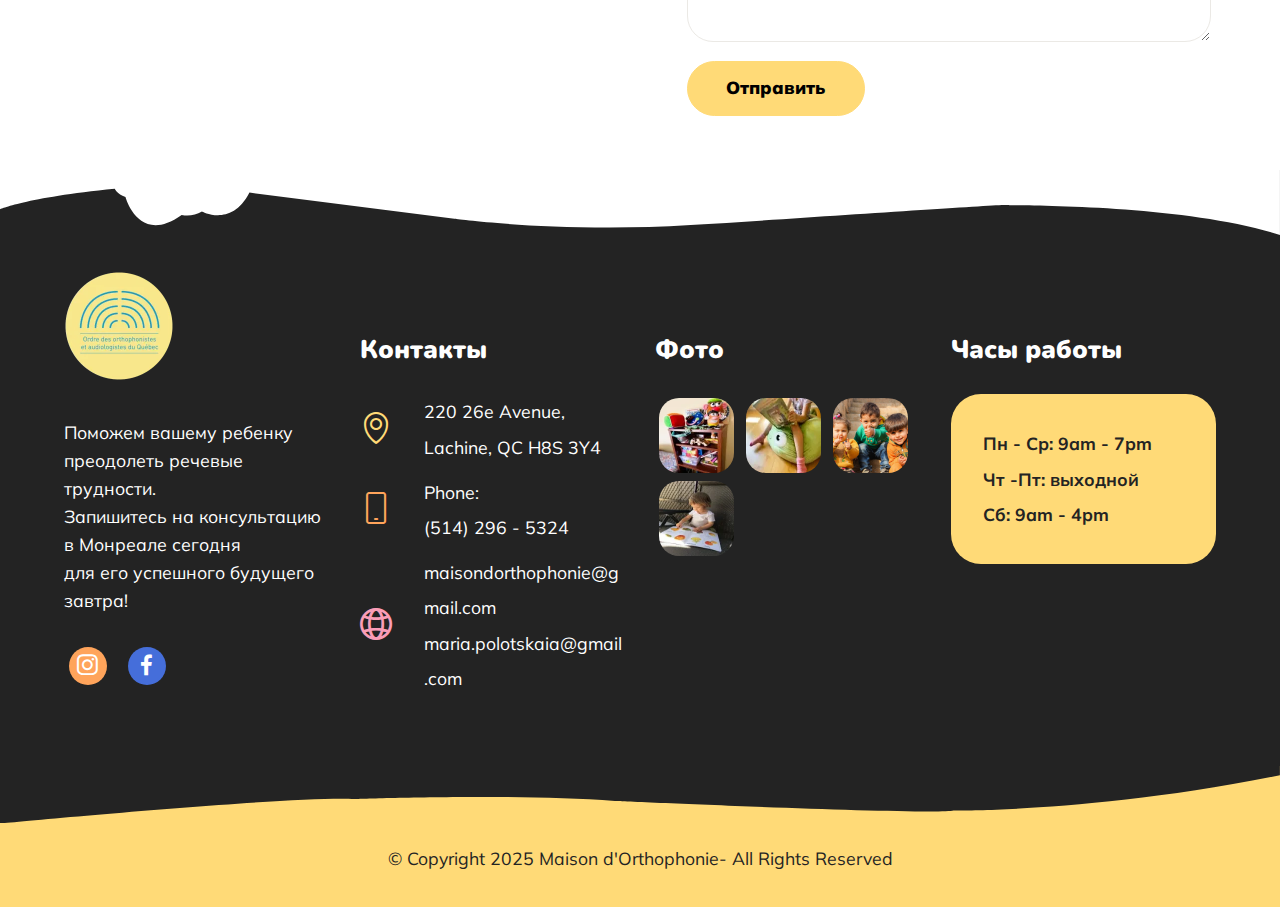
<file: page5.html>
<!DOCTYPE html>
<html  >
<head>
  
  <meta charset="UTF-8">
  <meta http-equiv="X-UA-Compatible" content="IE=edge">
  
  <meta name="viewport" content="width=device-width, initial-scale=1, minimum-scale=1">
  <link rel="shortcut icon" href="assets/images/final-jpg-120x120.jpg" type="image/x-icon">
  <meta name="description" content="">
  
  
  <title>When_is_a_speech_therapist_needed_in_the_native_language</title>
  <link rel="stylesheet" href="assets/web/assets/mobirise-icons/mobirise-icons.css">
  <link rel="stylesheet" href="assets/web/assets/mobirise-icons2/mobirise2.css">
  <link rel="stylesheet" href="assets/web/assets/mobirise-icons-bold/mobirise-icons-bold.css">
  <link rel="stylesheet" href="assets/tether/tether.min.css">
  <link rel="stylesheet" href="assets/bootstrap/css/bootstrap.min.css">
  <link rel="stylesheet" href="assets/bootstrap/css/bootstrap-grid.min.css">
  <link rel="stylesheet" href="assets/bootstrap/css/bootstrap-reboot.min.css">
  <link rel="stylesheet" href="assets/dropdown/css/style.css">
  <link rel="stylesheet" href="assets/formstyler/jquery.formstyler.css">
  <link rel="stylesheet" href="assets/formstyler/jquery.formstyler.theme.css">
  <link rel="stylesheet" href="assets/socicon/css/styles.css">
  <link rel="stylesheet" href="assets/theme/css/style.css">
  <link rel="preload" href="https://fonts.googleapis.com/css?family=Nunito:200,300,400,500,600,700,800,900,200i,300i,400i,500i,600i,700i,800i,900i&display=swap" as="style" onload="this.onload=null;this.rel='stylesheet'">
  <noscript><link rel="stylesheet" href="https://fonts.googleapis.com/css?family=Nunito:200,300,400,500,600,700,800,900,200i,300i,400i,500i,600i,700i,800i,900i&display=swap"></noscript>
  <link rel="preload" href="https://fonts.googleapis.com/css?family=Muli:300,300i,400,600,600i,700,700i,800,800i,900,900i&display=swap&display=swap" as="style" onload="this.onload=null;this.rel='stylesheet'">
  <noscript><link rel="stylesheet" href="https://fonts.googleapis.com/css?family=Muli:300,300i,400,600,600i,700,700i,800,800i,900,900i&display=swap&display=swap"></noscript>
  <link rel="preload" as="style" href="assets/mobirise/css/mbr-additional.css?v=XeCDJe"><link rel="stylesheet" href="assets/mobirise/css/mbr-additional.css?v=XeCDJe" type="text/css">

  
  
  
</head>
<body>
  
  <section class="menu menu01 flavorm5 cid-umd7la0a7g" once="menu" id="menu01-1q">

    

    <nav class="navbar navbar-dropdown navbar-expand-lg">
        <div class="menu_box container-fluid">
            <div class="navbar-brand d-flex">
                <span class="navbar-logo">
                    <a href="index.html#top">
                        <img src="assets/images/final-jpg-120x120.webp" alt="maisondorthophonie">
                    </a>
                </span>
                
                <button class="navbar-toggler" type="button" data-toggle="collapse" data-bs-toggle="collapse" data-target="#navbarSupportedContent" data-bs-target="#navbarSupportedContent" aria-controls="navbarNavAltMarkup" aria-expanded="false" aria-label="Toggle navigation">
                    <div class="hamburger">
                        <span></span>
                        <span></span>
                        <span></span>
                        <span></span>
                    </div>
                </button>
            </div>
            <div class="collapse navbar-collapse" id="navbarSupportedContent">
                <ul class="navbar-nav nav-dropdown" data-app-modern-menu="true"><li class="nav-item">
                        <a class="nav-link link text-black text-primary display-7" href="index.html#header1-a">Главная</a>
                    </li>
                    <li class="nav-item">
                        <a class="nav-link link text-black text-primary display-7" href="page1.html#header1-9">Услуги</a>
                    </li>
                    <li class="nav-item">
                        <a class="nav-link link text-black text-primary display-7" href="page2.html#header1-n">Команда</a>
                    </li><li class="nav-item"><a class="nav-link link text-black text-primary display-7" href="page4.html#content3-1l">Блог</a></li><li class="nav-item"><a class="nav-link link text-black text-primary display-7" href="page3.html#title1-1c">Календарь занятий</a></li><li class="nav-item"><a class="nav-link link text-black text-primary display-7" href="index.html#footer1-7">Контакты</a></li></ul>
                
                <div class="icons-menu-main">
                    <a class="iconfont-wrapper" href="https://www.facebook.com/Maisondorthophonie/" target="_blank">
                        <span class="p-2 mbr-iconfont socicon-facebook socicon"></span>
                    </a>
                    <a class="iconfont-wrapper" href="https://www.instagram.com/maisondorthophonie/" target="_blank">
                        <span class="p-2 mbr-iconfont socicon-instagram socicon"></span>
                    </a>
                </div>
                <div class="mbr-section-btn-main" role="tablist"><a class="btn btn-primary display-7" href="tel:+1-514-2965324">Связаться</a></div>
            </div>
        </div>
    </nav>
</section>

<section class="cid-umd7NboCU3" id="header2-1v">

    

    



    <div class="container-fluid">
        <div class="row content-row">
            <div class="col-lg-6 col-md-12 imageContainer">
                <img src="assets/images/gallery04-1.webp" alt="">
            </div>

            <div class="col-md-12 col-lg-6 m-auto align-left right-wrapper">
                <h1 class="mbr-section-title mbr-fonts-style display-5">Когда нужен логопед на родном языке?<div><br></div></h1>
                <h3 class="mbr-section-subtitle mbr-fonts-style align-left display-7">В Монреале мы живём в двуязычной, а то и многоязычной среде. Казалось бы, если ребёнку нужна помощь логопеда, то, поработав с логопедом на французском или английском языках, можно одним ударом убить двух зайцев – и с логопедом поработать, и язык подучить.<strong> Это заблуждение в корне неверно!</strong><div><strong><br></strong></div><div><strong>Часто терапия на родном языке предпочтительнее терапии на втором языке:</strong></div><div><strong><br></strong></div><div><strong>📌 </strong>Если у дошкольника наблюдаются нарушения речи на родном языке, их можно и нужно исправлять на родном языке, и как можно скорее, так как родной язык является базой, на основе которой ребёнок будет развивать своё мышление и учить любой другой язык.</div><div><strong><br></strong></div><div><strong>📌 </strong>Если ребёнок только начал изучать второй язык, а предметы в школе даются тяжело, и вы замечаете трудности на родном языке и переживаете, ждать не стоит. Возможно, трудности связаны не столько с изучением второго языка (билингвизмом), сколько с задержкой речи или ОНР. В этом случае важно не упустить время и как можно быстрее скорректировать речь на родном языке, тем самым способствуя развитию второго языка.</div><div><strong><br></strong></div><div><strong>📌 </strong>Даже если у ребёнка наблюдается задержка речи (retard du langage) или общее недоразвитие речи (trouble développemental du langage), отказываться от родного языка не стоит. Наоборот, исследования показывают, что, укрепив и развив родной язык, мы создаём необходимую основу для усвоения второго языка. Работа с логопедом на родном языке принесёт столько же пользы ребёнку, сколько работа с логопедом на втором языке<strong>.</strong></div><div><strong><br></strong></div><div><strong>📌 </strong>И только в особо тяжёлых случаях (нарушение слуха, нарушение умственного развития и т.д.) логопед может порекомендовать одноязычное воспитание (например, отказ от родного языка в пользу языка страны проживания).</div><div><strong><br></strong></div><div><strong>Помощь специалиста и работа на родном языке рекомендуется в следующих случаях:</strong></div><div><strong><br></strong></div><div><strong>📌 </strong>Если ребёнок, достигнув возраста полутора лет, так и не произнёс первое слово.</div><div><strong><br></strong></div><div><strong>📌</strong> Когда ребёнок в возрасте 3 лет продолжает использовать отдельные слова, не формируя сложные фразы.</div><div><strong><br></strong></div><div><strong>📌 </strong>Если ребёнку уже 4 года, но его речь малопонятна для окружающих.</div><div><strong><br></strong></div><div><strong>📌 </strong>Если пятилетний ребёнок испытывает затруднения с произношением отдельных звуков, глотает слоги, шепелявит, картавит, говорит быстро и неразборчиво, или слишком замедляет темп произношения слов.</div></h3>
                <p class="mbr-text mbr-light mbr-fonts-style display-7">📌 Когда ребёнок в возрасте 5-6 лет не может связно пересказать сказку, которую много раз слышал.<br><br>📌 Когда уже было проведено логопедическое обследование (на любом языке) и поставлена гипотеза или диагноз задержка речи (retard du langage) или общее недоразвитие речи (trouble développemental du langage).<br></p>
                <div class="button-svg mbr-section-btn align-left"><a class="btn btn-primary display-7" href="tel:+1-514-2965324">Записаться</a></div>
              </div>
            </div>


        </div>



    
    
</section>

<section class="form cid-umdWZkTV8e" id="forms1-23">
    
    
    <div class="container-fluid">
        <div class="row">
            <div class="col-lg-6 col-md-12 map-wrapper">
                <div class="google-map"><iframe frameborder="0" style="border:0" src="https://www.google.com/maps/embed?pb=!1m18!1m12!1m3!1d2799.7252097464116!2d-73.68983952372761!3d45.43504037107348!2m3!1f0!2f0!3f0!3m2!1i1024!2i768!4f13.1!3m3!1m2!1s0x4cc9168d1553c68b%3A0xd490449b898c57de!2s220%2026e%20Avenue%2C%20Lachine%2C%20QC%20H8S%203Y4!5e0!3m2!1sen!2sca!4v1724357601333!5m2!1sen!2sca" allowfullscreen=""></iframe></div>
            </div>
            <div class="col-lg-6 my-auto pb-4 mbr-form" data-form-type="formoid">
                <form action="https://mobirise.eu/" method="POST" class="mbr-form form-with-styler" data-form-title="Form Name"><input type="hidden" name="email" data-form-email="true" value="Aogf+TNQGxlSsHzu4Yn34V/5dRUt1lsK3xqxJJpXziWcdqOAOTXi+FHAiwcMvZiveffoVmCH9U6ap1TkbBYdks6Tb5krZTeZYNuIfHUw1Q+C6spj53H1CVfg+ME5mdoR.7NdC13iD9PWEF61bYCu6ZWYBoLRKjPKZlcshh1uL7ZjKIg4FRMiZf2XgUv4vclxG5hEQaPzEDEod7uAeVTnpfWHeKgt1VnG6PdmbdJAmjOdku3RGE94IPeSALSi/EEyT">
                    <div class="form-row">
                        <div hidden="hidden" data-form-alert="" class="alert alert-success col-12">Thanks for filling out the form! We'll contact you shortly.</div>
                        <div hidden="hidden" data-form-alert-danger="" class="alert alert-danger col-12">Oops...! some problem!</div>
                    </div>
                    <div class="dragArea form-row">
                        <div class="col-lg-12 align-left title">
                            <h5 class="mbr-fonts-style mbr-section-title display-2"><span class="line-bg-warning">Контакты</span></h5>
                            <p class="mbr-text mbr-fonts-style mbr-light display-7">Записаться на консультацию и узнать больше о наших программах</p>
                        </div>
                        <div class="col-lg-12 form-group" data-for="Your name">
                            <input type="text" name="Name" placeholder="Имя *" data-form-field="Name" required="required" class="form-control display-7" id="Name-forms1-23">
                        </div>
                        <div data-for="E-mail" class="col-lg-12 form-group">
                            <input type="tel" name="E-mail" placeholder="E-mail *" data-form-field="E-mail" class="form-control display-7" required="required" id="E-mail-forms1-23">
                        </div>
                        <div data-for="Message" class="col-lg-12 form-group">
                            <textarea name="Message" placeholder="Сообщение" data-form-field="Message" class="form-control display-7" id="Message-forms1-23"></textarea>
                        </div>
                        <div class="button-svg mbr-section-btn align-left"><button type="submit" class="btn btn-primary display-7" href="#">Отправить</button></div>
                    </div>
                </form>
            </div>
        </div>
    </div>
</section>

<section class="footer1 kidsm4_footer1 cid-umdX0iPlei" id="footer1-24">

	
    


	

	<svg class="svg-1" data-name="Layer 2" xmlns="http://www.w3.org/2000/svg" viewBox="0 0 1428 72.5">
		<path class="cls-1" d="M-114,154.33s27.33-13,128-23c0,0,2.33,5.67,12,9.34,0,0,14.67,54.33,62.67,20a33.44,33.44,0,0,0,22.66-4s33,18.33,53-21L393,165s120,16.08,263.5,7,346.5-23.29,352-22.41S1203,147.5,1314,183V110.5H-114Z" transform="translate(114 -110.5)"></path>
	</svg>

	<div class="container-fluid">
		<div class="row">
			<div class="col-lg-3 col-md-6 col-sm-12">
				<div class="navbar-brand">
					<div class="logo">
						<a href="#">
							<img class="navbar-logo" src="assets/images/brown-grey-minimalist-beauty-and-spa-logo-3-220x220.webp" alt="">
						</a>
					</div>
				</div>
				<p class="links mbr-fonts-style display-7">Поможем вашему ребенку преодолеть речевые трудности.<br>Запишитесь на консультацию в Монреале сегодня<br>для его успешного будущего завтра!</p>
				<div class="social-list">
					<div class="soc-item">
						<a href="https://www.instagram.com/maisondorthophonie/" target="_blank">
							<div class="mbr-iconfont mbr-iconfont-social socion1 socicon-instagram socicon" style="color: rgb(255, 255, 255); fill: rgb(255, 255, 255);" media-simple="true"></div>
						</a>
					</div>
					<div class="soc-item">
						<a href="https://www.facebook.com/Maisondorthophonie/" target="_blank">
							<div class="mbr-iconfont mbr-iconfont-social socion2 socicon-facebook socicon" style="color: rgb(255, 255, 255); fill: rgb(255, 255, 255);" media-simple="true"></div>
						</a>
					</div>
					
					
					
					
				</div>
			</div>

			<div class="col-lg-3 col-md-6 col-sm-12">
				<h3 class="mbr-bold mbr-fonts-style group-title display-5">Контакты</h3>

				<div class="mbr-row items mbr-white">
					
					
					
				<div class="list-item col-sm-12">
						<div class="item-image">
							<a href="#"><span class="mbr-iconfont mbr-iconfont-btn icon1 mbrib-pin" style="color: rgb(255, 218, 119); fill: rgb(255, 218, 119);"></span></a>
						</div>
						<div class="social-data">
							<h5 class="mbr-fonts-style text2 display-7">220 26e Avenue,&nbsp;</h5>
							<h5 class="mbr-fonts-style text2 display-7">Lachine, QC H8S 3Y4</h5>
						</div>
					</div><div class="list-item col-sm-12">
						<div class="item-image">
							<a href="#"><span class="mbr-iconfont mbr-iconfont-btn icon2 mbrib-mobile" style="color: rgb(255, 164, 91); fill: rgb(255, 164, 91);"></span></a>
						</div>
						<div class="social-data">
							<h5 class="mbr-fonts-style text2 display-7">Phone:</h5>
							<h5 class="mbr-fonts-style text2 display-7">(514) 296 - 5324</h5>
						</div>
					</div><div class="list-item col-sm-12">
						<div class="item-image">
							<a href="#"><span class="mbr-iconfont mbr-iconfont-btn icon2 mobi-mbri-globe-2 mobi-mbri"></span></a>
						</div>
						<div class="social-data">
							<h5 class="mbr-fonts-style text2 display-7">maisondorthophonie@gmail.com</h5>
							<h5 class="mbr-fonts-style text2 display-7">maria.polotskaia@gmail.com</h5>
						</div>
					</div></div>
			</div>
			<div class="col-lg-3 col-md-6 col-sm-12 img-list">
				<h3 class="mbr-bold mbr-fonts-style group-title display-5">Фото</h3>

				<img class="tips" src="assets/images/441940135-1409183573134943-4580577732269057388-n-150x200.webp" alt="">
				<img class="tips" src="assets/images/441968318-975359307468414-1979161783393265999-n-150x113.webp" alt="">
				<img class="tips" src="assets/images/gallery02-1.webp" alt="">
				<img class="tips" src="assets/images/maya-book-150x200.webp" alt="">
				
				

			</div>
			<div class="col-lg-3 col-md-6 col-sm-12">
				<h3 class="mbr-bold mbr-fonts-style group-title display-5">Часы работы</h3>
				<div class="wrapper">
					<p class="mbr-text timetable mbr-bold mbr-fonts-style display-7">
						Пн - Ср: 9am - 7pm <br>
						Чт -Пт: выходной<br>
						Сб: 9am - 4pm <br>
					</p>
				</div>
			</div>
		</div>
	</div>
</section>

<section class="footer2 kidsm4_footer2 cid-umdWc9iaDK" once="footers" id="footer2-22">

	

	

	<svg class="svg-1" data-name="Layer 2" xmlns="http://www.w3.org/2000/svg" viewBox="0 0 1425.75 64">
		<defs>
			<style>
				.cls-1 
			</style>
		</defs>
		<title>Screenasdshot_2</title>
		<path class="cls-1" d="M-113,177s327.33-31.17,395-27.25c0,0,173.33-6.42,290,2.25,0,0,358.31,15.73,377.16,10.53,0,0,161,2.14,363.59-39.2V113H-113Z" transform="translate(113 -113)"></path>
	</svg>
	<div class="container-fluid">
		<div class="media-container-row align-center">
			<div class="col-12">
				<p class="mbr-text mbr-fonts-style display-7">
					© Copyright 2025 Maison d'Orthophonie- All Rights Reserved
				</p>
			</div>
		</div>
	</div>
</section>


<script src="assets/web/assets/jquery/jquery.min.js"></script>
  <script src="assets/popper/popper.min.js"></script>
  <script src="assets/tether/tether.min.js"></script>
  <script src="assets/bootstrap/js/bootstrap.min.js"></script>
  <script src="assets/web/assets/cookies-alert-plugin/cookies-alert-core.js"></script>
  <script src="assets/web/assets/cookies-alert-plugin/cookies-alert-script.js"></script>
  <script src="assets/smoothscroll/smooth-scroll.js"></script>
  <script src="assets/dropdown/js/nav-dropdown.js"></script>
  <script src="assets/dropdown/js/navbar-dropdown.js"></script>
  <script src="assets/touchswipe/jquery.touch-swipe.min.js"></script>
  <script src="assets/formstyler/jquery.formstyler.min.js"></script>
  <script src="assets/theme/js/script.js"></script>
  <script src="assets/formoid/formoid.min.js"></script>
  
  
  
<input name="cookieData" type="hidden" data-cookie-cookiesAlertType='false' data-cookie-customDialogSelector='null' data-cookie-colorText='#424a4d' data-cookie-colorBg='rgb(255, 255, 255)' data-cookie-opacityOverlay='0' data-cookie-bgOpacity='100' data-cookie-textButton='GOT IT' data-cookie-rejectText='REJECT' data-cookie-colorButton='#ffda77' data-cookie-rejectColor='#ffffff' data-cookie-colorLink='#424a4d' data-cookie-underlineLink='true' data-cookie-text="We use cookies to give you the best experience.">
  </body>
</html>
</file>
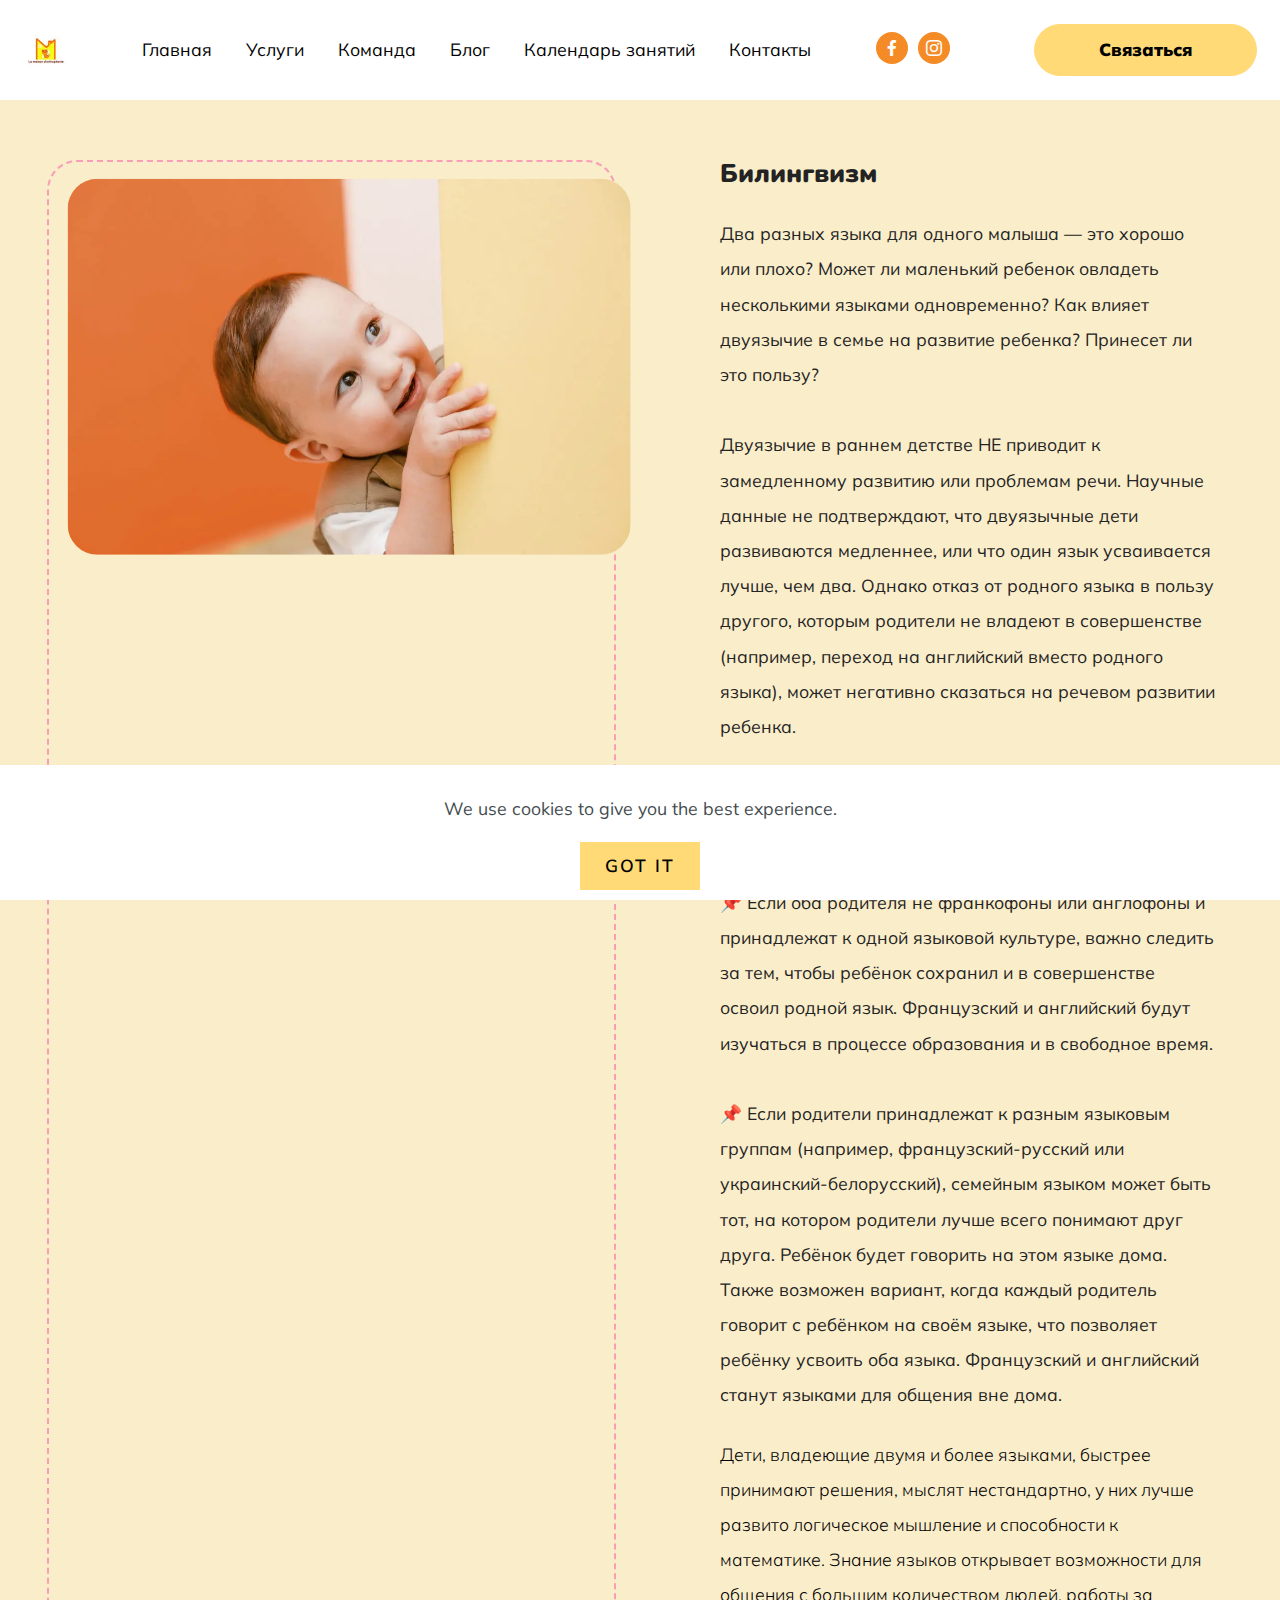
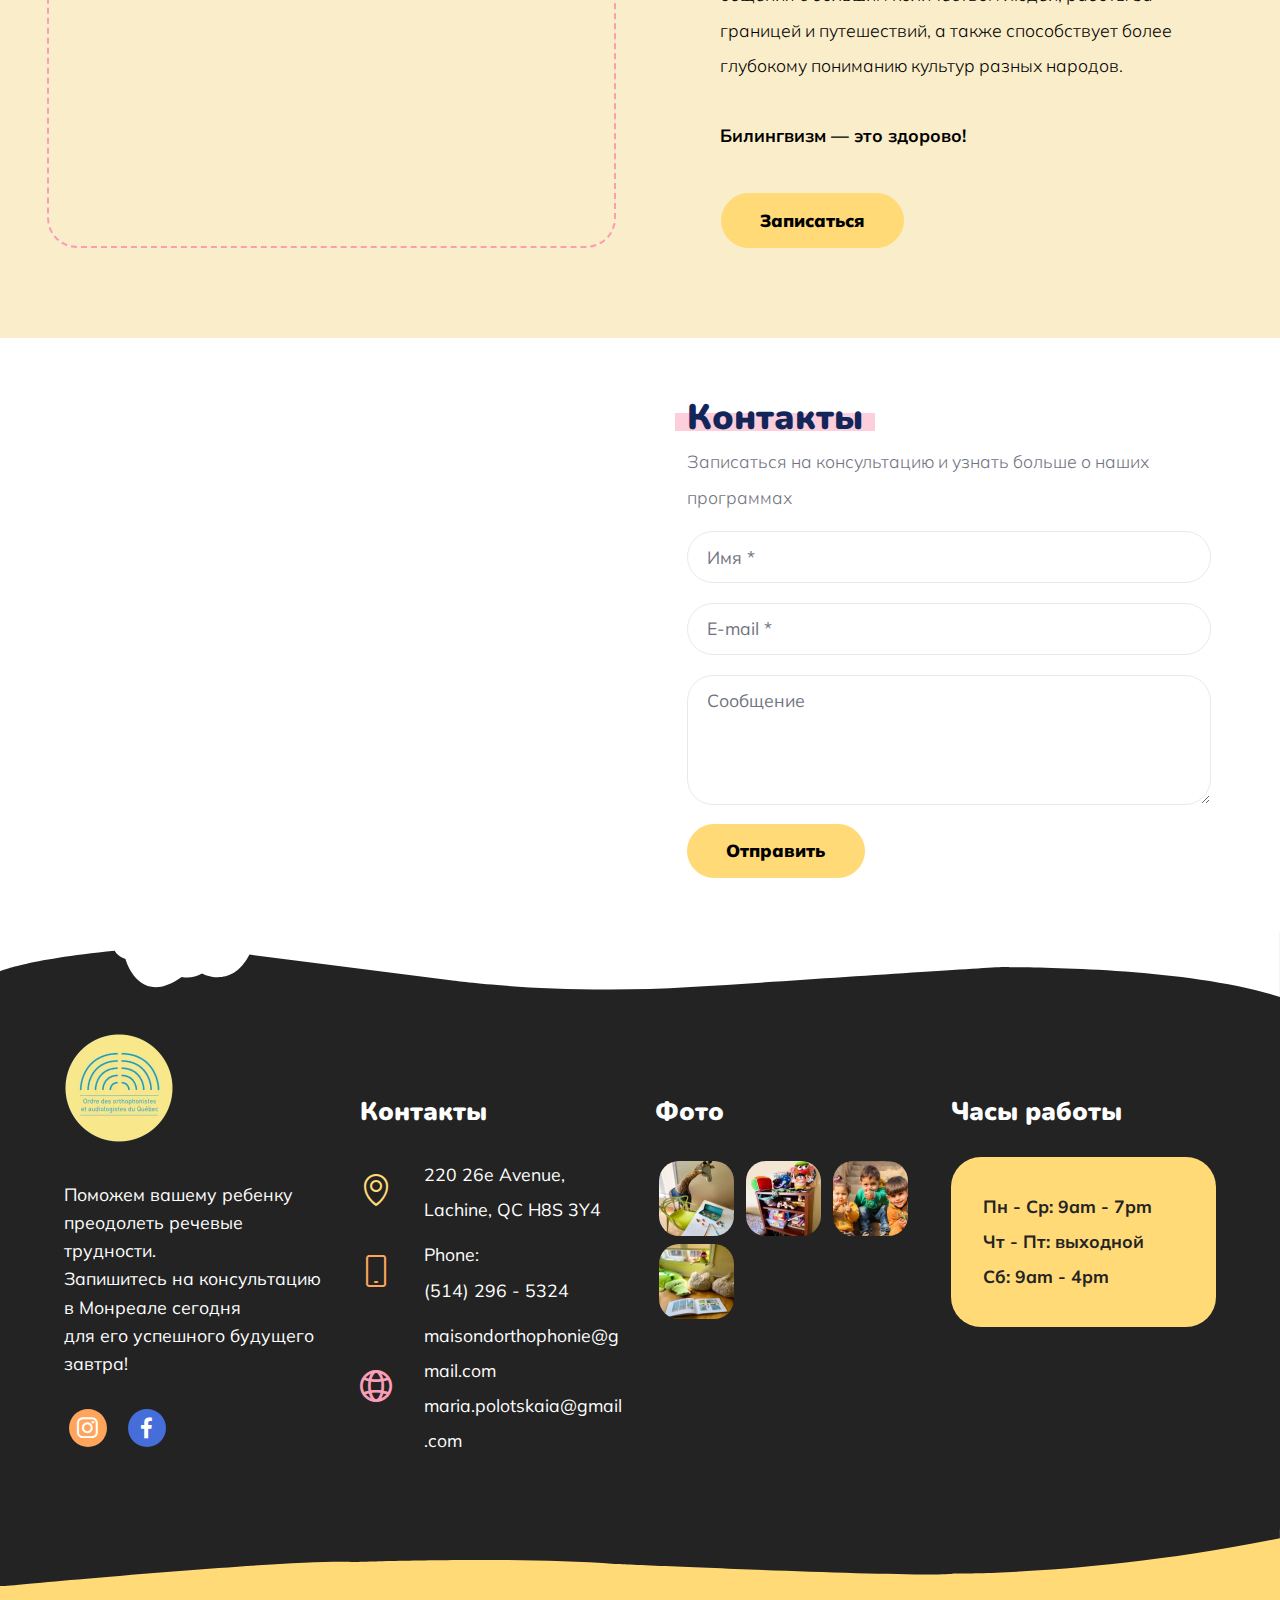
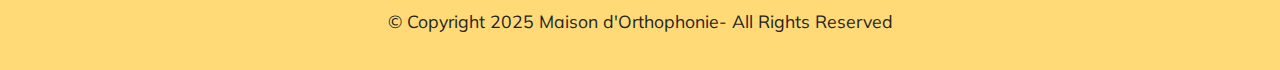
<file: page6.html>
<!DOCTYPE html>
<html  >
<head>
  
  <meta charset="UTF-8">
  <meta http-equiv="X-UA-Compatible" content="IE=edge">
  
  <meta name="viewport" content="width=device-width, initial-scale=1, minimum-scale=1">
  <link rel="shortcut icon" href="assets/images/final-jpg-120x120.jpg" type="image/x-icon">
  <meta name="description" content="">
  
  
  <title>Bilingualism</title>
  <link rel="stylesheet" href="assets/web/assets/mobirise-icons/mobirise-icons.css">
  <link rel="stylesheet" href="assets/web/assets/mobirise-icons2/mobirise2.css">
  <link rel="stylesheet" href="assets/web/assets/mobirise-icons-bold/mobirise-icons-bold.css">
  <link rel="stylesheet" href="assets/tether/tether.min.css">
  <link rel="stylesheet" href="assets/bootstrap/css/bootstrap.min.css">
  <link rel="stylesheet" href="assets/bootstrap/css/bootstrap-grid.min.css">
  <link rel="stylesheet" href="assets/bootstrap/css/bootstrap-reboot.min.css">
  <link rel="stylesheet" href="assets/dropdown/css/style.css">
  <link rel="stylesheet" href="assets/formstyler/jquery.formstyler.css">
  <link rel="stylesheet" href="assets/formstyler/jquery.formstyler.theme.css">
  <link rel="stylesheet" href="assets/socicon/css/styles.css">
  <link rel="stylesheet" href="assets/theme/css/style.css">
  <link rel="preload" href="https://fonts.googleapis.com/css?family=Nunito:200,300,400,500,600,700,800,900,200i,300i,400i,500i,600i,700i,800i,900i&display=swap" as="style" onload="this.onload=null;this.rel='stylesheet'">
  <noscript><link rel="stylesheet" href="https://fonts.googleapis.com/css?family=Nunito:200,300,400,500,600,700,800,900,200i,300i,400i,500i,600i,700i,800i,900i&display=swap"></noscript>
  <link rel="preload" href="https://fonts.googleapis.com/css?family=Muli:300,300i,400,600,600i,700,700i,800,800i,900,900i&display=swap&display=swap" as="style" onload="this.onload=null;this.rel='stylesheet'">
  <noscript><link rel="stylesheet" href="https://fonts.googleapis.com/css?family=Muli:300,300i,400,600,600i,700,700i,800,800i,900,900i&display=swap&display=swap"></noscript>
  <link rel="preload" as="style" href="assets/mobirise/css/mbr-additional.css?v=Ek6ynZ"><link rel="stylesheet" href="assets/mobirise/css/mbr-additional.css?v=Ek6ynZ" type="text/css">

  
  
  
</head>
<body>
  
  <section class="menu menu01 flavorm5 cid-umd89sYDIW" once="menu" id="menu01-1w">

    

    <nav class="navbar navbar-dropdown navbar-expand-lg">
        <div class="menu_box container-fluid">
            <div class="navbar-brand d-flex">
                <span class="navbar-logo">
                    <a href="index.html#top">
                        <img src="assets/images/final-jpg-120x120.webp" alt="maisondorthophonie">
                    </a>
                </span>
                
                <button class="navbar-toggler" type="button" data-toggle="collapse" data-bs-toggle="collapse" data-target="#navbarSupportedContent" data-bs-target="#navbarSupportedContent" aria-controls="navbarNavAltMarkup" aria-expanded="false" aria-label="Toggle navigation">
                    <div class="hamburger">
                        <span></span>
                        <span></span>
                        <span></span>
                        <span></span>
                    </div>
                </button>
            </div>
            <div class="collapse navbar-collapse" id="navbarSupportedContent">
                <ul class="navbar-nav nav-dropdown" data-app-modern-menu="true"><li class="nav-item">
                        <a class="nav-link link text-black text-primary display-7" href="index.html#header1-a">Главная</a>
                    </li>
                    <li class="nav-item">
                        <a class="nav-link link text-black text-primary display-7" href="page1.html#header1-9">Услуги</a>
                    </li>
                    <li class="nav-item">
                        <a class="nav-link link text-black text-primary display-7" href="page2.html#header1-n">Команда</a>
                    </li><li class="nav-item"><a class="nav-link link text-black text-primary display-7" href="page4.html#content3-1l">Блог</a></li><li class="nav-item"><a class="nav-link link text-black text-primary display-7" href="page3.html#title1-1c">Календарь занятий</a></li><li class="nav-item"><a class="nav-link link text-black text-primary display-7" href="index.html#footer1-7">Контакты</a></li></ul>
                
                <div class="icons-menu-main">
                    <a class="iconfont-wrapper" href="https://www.facebook.com/Maisondorthophonie/" target="_blank">
                        <span class="p-2 mbr-iconfont socicon-facebook socicon"></span>
                    </a>
                    <a class="iconfont-wrapper" href="https://www.instagram.com/maisondorthophonie/" target="_blank">
                        <span class="p-2 mbr-iconfont socicon-instagram socicon"></span>
                    </a>
                </div>
                <div class="mbr-section-btn-main" role="tablist"><a class="btn btn-primary display-7" href="tel:+1-514-2965324">Связаться</a></div>
            </div>
        </div>
    </nav>
</section>

<section class="cid-umd89u9HG1" id="header2-1x">

    

    



    <div class="container-fluid">
        <div class="row content-row">
            <div class="col-lg-6 col-md-12 imageContainer">
                <img src="assets/images/mbr-1122x749.webp" alt="Bilingualism">
            </div>

            <div class="col-md-12 col-lg-6 m-auto align-left right-wrapper">
                <h1 class="mbr-section-title mbr-fonts-style display-5">Билингвизм<div><br></div></h1>
                <h3 class="mbr-section-subtitle mbr-fonts-style align-left display-7">Два разных языка для одного малыша — это хорошо или плохо? Может ли маленький ребенок овладеть несколькими языками одновременно? Как влияет двуязычие в семье на развитие ребенка? Принесет ли это пользу?<div><strong><br></strong></div><div>Двуязычие в раннем детстве НЕ приводит к замедленному развитию или проблемам речи. Научные данные не подтверждают, что двуязычные дети развиваются медленнее, или что один язык усваивается лучше, чем два. Однако отказ от родного языка в пользу другого, которым родители не владеют в совершенстве (например, переход на английский вместо родного языка), может негативно сказаться на речевом развитии ребенка.</div><div><strong><br></strong></div><div><strong>В нашей многоязычной среде рекомендуются следующие подходы к распределению языков в семье:</strong></div><div><strong><br></strong></div><div><strong>📌 </strong>Если оба родителя не франкофоны или англофоны и принадлежат к одной языковой культуре, важно следить за тем, чтобы ребёнок сохранил и в совершенстве освоил родной язык. Французский и английский будут изучаться в процессе образования и в свободное время.</div><div><strong><br></strong></div><div><strong>📌 </strong>Если родители принадлежат к разным языковым группам (например, французский-русский или украинский-белорусский), семейным языком может быть тот, на котором родители лучше всего понимают друг друга. Ребёнок будет говорить на этом языке дома. Также возможен вариант, когда каждый родитель говорит с ребёнком на своём языке, что позволяет ребёнку усвоить оба языка. Французский и английский станут языками для общения вне дома.</div></h3>
                <p class="mbr-text mbr-light mbr-fonts-style display-7">Дети, владеющие двумя и более языками, быстрее принимают решения, мыслят нестандартно, у них лучше развито логическое мышление и способности к математике. Знание языков открывает возможности для общения с большим количеством людей, работы за границей и путешествий, а также способствует более глубокому пониманию культур разных народов.<br><br><strong>Билингвизм — это здорово!</strong><br></p>
                <div class="button-svg mbr-section-btn align-left"><a class="btn btn-primary display-7" href="tel:+1-514-2965324">Записаться</a></div>
              </div>
            </div>


        </div>



    
    
</section>

<section class="form cid-umdXm7oBRk" id="forms1-25">
    
    
    <div class="container-fluid">
        <div class="row">
            <div class="col-lg-6 col-md-12 map-wrapper">
                <div class="google-map"><iframe frameborder="0" style="border:0" src="https://www.google.com/maps/embed?pb=!1m18!1m12!1m3!1d2799.7252097464116!2d-73.68983952372761!3d45.43504037107348!2m3!1f0!2f0!3f0!3m2!1i1024!2i768!4f13.1!3m3!1m2!1s0x4cc9168d1553c68b%3A0xd490449b898c57de!2s220%2026e%20Avenue%2C%20Lachine%2C%20QC%20H8S%203Y4!5e0!3m2!1sen!2sca!4v1724357601333!5m2!1sen!2sca" allowfullscreen=""></iframe></div>
            </div>
            <div class="col-lg-6 my-auto pb-4 mbr-form" data-form-type="formoid">
                <form action="https://mobirise.eu/" method="POST" class="mbr-form form-with-styler" data-form-title="Form Name"><input type="hidden" name="email" data-form-email="true" value="Rj+Y7OfheAFeEe5zBO6+EVJOb5ReAO2Hu2aLvNQmBpDwoUGO91iaoyNiWD35Qi5i1yFBgKrYG3xTEE8pTI6cKpJAqnPCCPCSY9wwe3CIsXs7YgNCNaBkHwBehwU5eJb2.fsDky6ySKzZf6hknAqRmFGFJTrLbKwP3o73u2l+CNqh4XFzusIbthtY3kAlqxqH01gzIcbbCI1imq/jKdJD2nUviCvGnYBYLVbGdn6R7Emve57m53XEZ3To1tyo7o5UT">
                    <div class="form-row">
                        <div hidden="hidden" data-form-alert="" class="alert alert-success col-12">Thanks for filling out the form! We'll contact you shortly.</div>
                        <div hidden="hidden" data-form-alert-danger="" class="alert alert-danger col-12">Oops...! some problem!</div>
                    </div>
                    <div class="dragArea form-row">
                        <div class="col-lg-12 align-left title">
                            <h5 class="mbr-fonts-style mbr-section-title display-2"><span class="line-bg-warning">Контакты</span></h5>
                            <p class="mbr-text mbr-fonts-style mbr-light display-7">Записаться на консультацию и узнать больше о наших программах</p>
                        </div>
                        <div class="col-lg-12 form-group" data-for="Your name">
                            <input type="text" name="Name" placeholder="Имя *" data-form-field="Name" required="required" class="form-control display-7" id="Name-forms1-25">
                        </div>
                        <div data-for="E-mail" class="col-lg-12 form-group">
                            <input type="tel" name="E-mail" placeholder="E-mail *" data-form-field="E-mail" class="form-control display-7" required="required" id="E-mail-forms1-25">
                        </div>
                        <div data-for="Message" class="col-lg-12 form-group">
                            <textarea name="Message" placeholder="Сообщение" data-form-field="Message" class="form-control display-7" id="Message-forms1-25"></textarea>
                        </div>
                        <div class="button-svg mbr-section-btn align-left"><button type="submit" class="btn btn-primary display-7" href="#">Отправить</button></div>
                    </div>
                </form>
            </div>
        </div>
    </div>
</section>

<section class="footer1 kidsm4_footer1 cid-umdXmFEqrh" id="footer1-26">

	
    


	

	<svg class="svg-1" data-name="Layer 2" xmlns="http://www.w3.org/2000/svg" viewBox="0 0 1428 72.5">
		<path class="cls-1" d="M-114,154.33s27.33-13,128-23c0,0,2.33,5.67,12,9.34,0,0,14.67,54.33,62.67,20a33.44,33.44,0,0,0,22.66-4s33,18.33,53-21L393,165s120,16.08,263.5,7,346.5-23.29,352-22.41S1203,147.5,1314,183V110.5H-114Z" transform="translate(114 -110.5)"></path>
	</svg>

	<div class="container-fluid">
		<div class="row">
			<div class="col-lg-3 col-md-6 col-sm-12">
				<div class="navbar-brand">
					<div class="logo">
						<a href="#">
							<img class="navbar-logo" src="assets/images/brown-grey-minimalist-beauty-and-spa-logo-3-220x220.webp" alt="">
						</a>
					</div>
				</div>
				<p class="links mbr-fonts-style display-7">Поможем вашему ребенку преодолеть речевые трудности.<br>Запишитесь на консультацию в Монреале сегодня<br>для его успешного будущего завтра!</p>
				<div class="social-list">
					<div class="soc-item">
						<a href="https://www.instagram.com/maisondorthophonie/" target="_blank">
							<div class="mbr-iconfont mbr-iconfont-social socion1 socicon-instagram socicon" style="color: rgb(255, 255, 255); fill: rgb(255, 255, 255);" media-simple="true"></div>
						</a>
					</div>
					<div class="soc-item">
						<a href="https://www.facebook.com/Maisondorthophonie/" target="_blank">
							<div class="mbr-iconfont mbr-iconfont-social socion2 socicon-facebook socicon" style="color: rgb(255, 255, 255); fill: rgb(255, 255, 255);" media-simple="true"></div>
						</a>
					</div>
					
					
					
					
				</div>
			</div>

			<div class="col-lg-3 col-md-6 col-sm-12">
				<h3 class="mbr-bold mbr-fonts-style group-title display-5">Контакты</h3>

				<div class="mbr-row items mbr-white">
					
					
					
				<div class="list-item col-sm-12">
						<div class="item-image">
							<a href="#"><span class="mbr-iconfont mbr-iconfont-btn icon1 mbrib-pin" style="color: rgb(255, 218, 119); fill: rgb(255, 218, 119);"></span></a>
						</div>
						<div class="social-data">
							<h5 class="mbr-fonts-style text2 display-7">220 26e Avenue,&nbsp;</h5>
							<h5 class="mbr-fonts-style text2 display-7">Lachine, QC H8S 3Y4</h5>
						</div>
					</div><div class="list-item col-sm-12">
						<div class="item-image">
							<a href="#"><span class="mbr-iconfont mbr-iconfont-btn icon2 mbrib-mobile" style="color: rgb(255, 164, 91); fill: rgb(255, 164, 91);"></span></a>
						</div>
						<div class="social-data">
							<h5 class="mbr-fonts-style text2 display-7">Phone:</h5>
							<h5 class="mbr-fonts-style text2 display-7">(514) 296 - 5324</h5>
						</div>
					</div><div class="list-item col-sm-12">
						<div class="item-image">
							<a href="#"><span class="mbr-iconfont mbr-iconfont-btn icon2 mobi-mbri-globe-2 mobi-mbri"></span></a>
						</div>
						<div class="social-data">
							<h5 class="mbr-fonts-style text2 display-7">maisondorthophonie@gmail.com</h5>
							<h5 class="mbr-fonts-style text2 display-7">maria.polotskaia@gmail.com</h5>
						</div>
					</div></div>
			</div>
			<div class="col-lg-3 col-md-6 col-sm-12 img-list">
				<h3 class="mbr-bold mbr-fonts-style group-title display-5">Фото</h3>

				<img class="tips" src="assets/images/436466701-969096871674497-8576114651637119949-n-150x200.webp" alt="">
				<img class="tips" src="assets/images/441940135-1409183573134943-4580577732269057388-n-150x200.webp" alt="">
				<img class="tips" src="assets/images/gallery02-1.webp" alt="">
				<img class="tips" src="assets/images/441508138-1284391969614069-6066529347902632788-n-150x200.webp" alt="">
				
				

			</div>
			<div class="col-lg-3 col-md-6 col-sm-12">
				<h3 class="mbr-bold mbr-fonts-style group-title display-5">Часы работы</h3>
				<div class="wrapper">
					<p class="mbr-text timetable mbr-bold mbr-fonts-style display-7">
						Пн - Ср: 9am - 7pm <br>
						Чт - Пт: выходной<br>
						Сб: 9am - 4pm <br>
					</p>
				</div>
			</div>
		</div>
	</div>
</section>

<section class="footer2 kidsm4_footer2 cid-umdWc9iaDK" once="footers" id="footer2-22">

	

	

	<svg class="svg-1" data-name="Layer 2" xmlns="http://www.w3.org/2000/svg" viewBox="0 0 1425.75 64">
		<defs>
			<style>
				.cls-1 
			</style>
		</defs>
		<title>Screenasdshot_2</title>
		<path class="cls-1" d="M-113,177s327.33-31.17,395-27.25c0,0,173.33-6.42,290,2.25,0,0,358.31,15.73,377.16,10.53,0,0,161,2.14,363.59-39.2V113H-113Z" transform="translate(113 -113)"></path>
	</svg>
	<div class="container-fluid">
		<div class="media-container-row align-center">
			<div class="col-12">
				<p class="mbr-text mbr-fonts-style display-7">
					© Copyright 2025 Maison d'Orthophonie- All Rights Reserved
				</p>
			</div>
		</div>
	</div>
</section>


<script src="assets/web/assets/jquery/jquery.min.js"></script>
  <script src="assets/popper/popper.min.js"></script>
  <script src="assets/tether/tether.min.js"></script>
  <script src="assets/bootstrap/js/bootstrap.min.js"></script>
  <script src="assets/web/assets/cookies-alert-plugin/cookies-alert-core.js"></script>
  <script src="assets/web/assets/cookies-alert-plugin/cookies-alert-script.js"></script>
  <script src="assets/smoothscroll/smooth-scroll.js"></script>
  <script src="assets/dropdown/js/nav-dropdown.js"></script>
  <script src="assets/dropdown/js/navbar-dropdown.js"></script>
  <script src="assets/touchswipe/jquery.touch-swipe.min.js"></script>
  <script src="assets/formstyler/jquery.formstyler.min.js"></script>
  <script src="assets/theme/js/script.js"></script>
  <script src="assets/formoid/formoid.min.js"></script>
  
  
  
<input name="cookieData" type="hidden" data-cookie-cookiesAlertType='false' data-cookie-customDialogSelector='null' data-cookie-colorText='#424a4d' data-cookie-colorBg='rgb(255, 255, 255)' data-cookie-opacityOverlay='0' data-cookie-bgOpacity='100' data-cookie-textButton='GOT IT' data-cookie-rejectText='REJECT' data-cookie-colorButton='#ffda77' data-cookie-rejectColor='#ffffff' data-cookie-colorLink='#424a4d' data-cookie-underlineLink='true' data-cookie-text="We use cookies to give you the best experience.">
  </body>
</html>
</file>
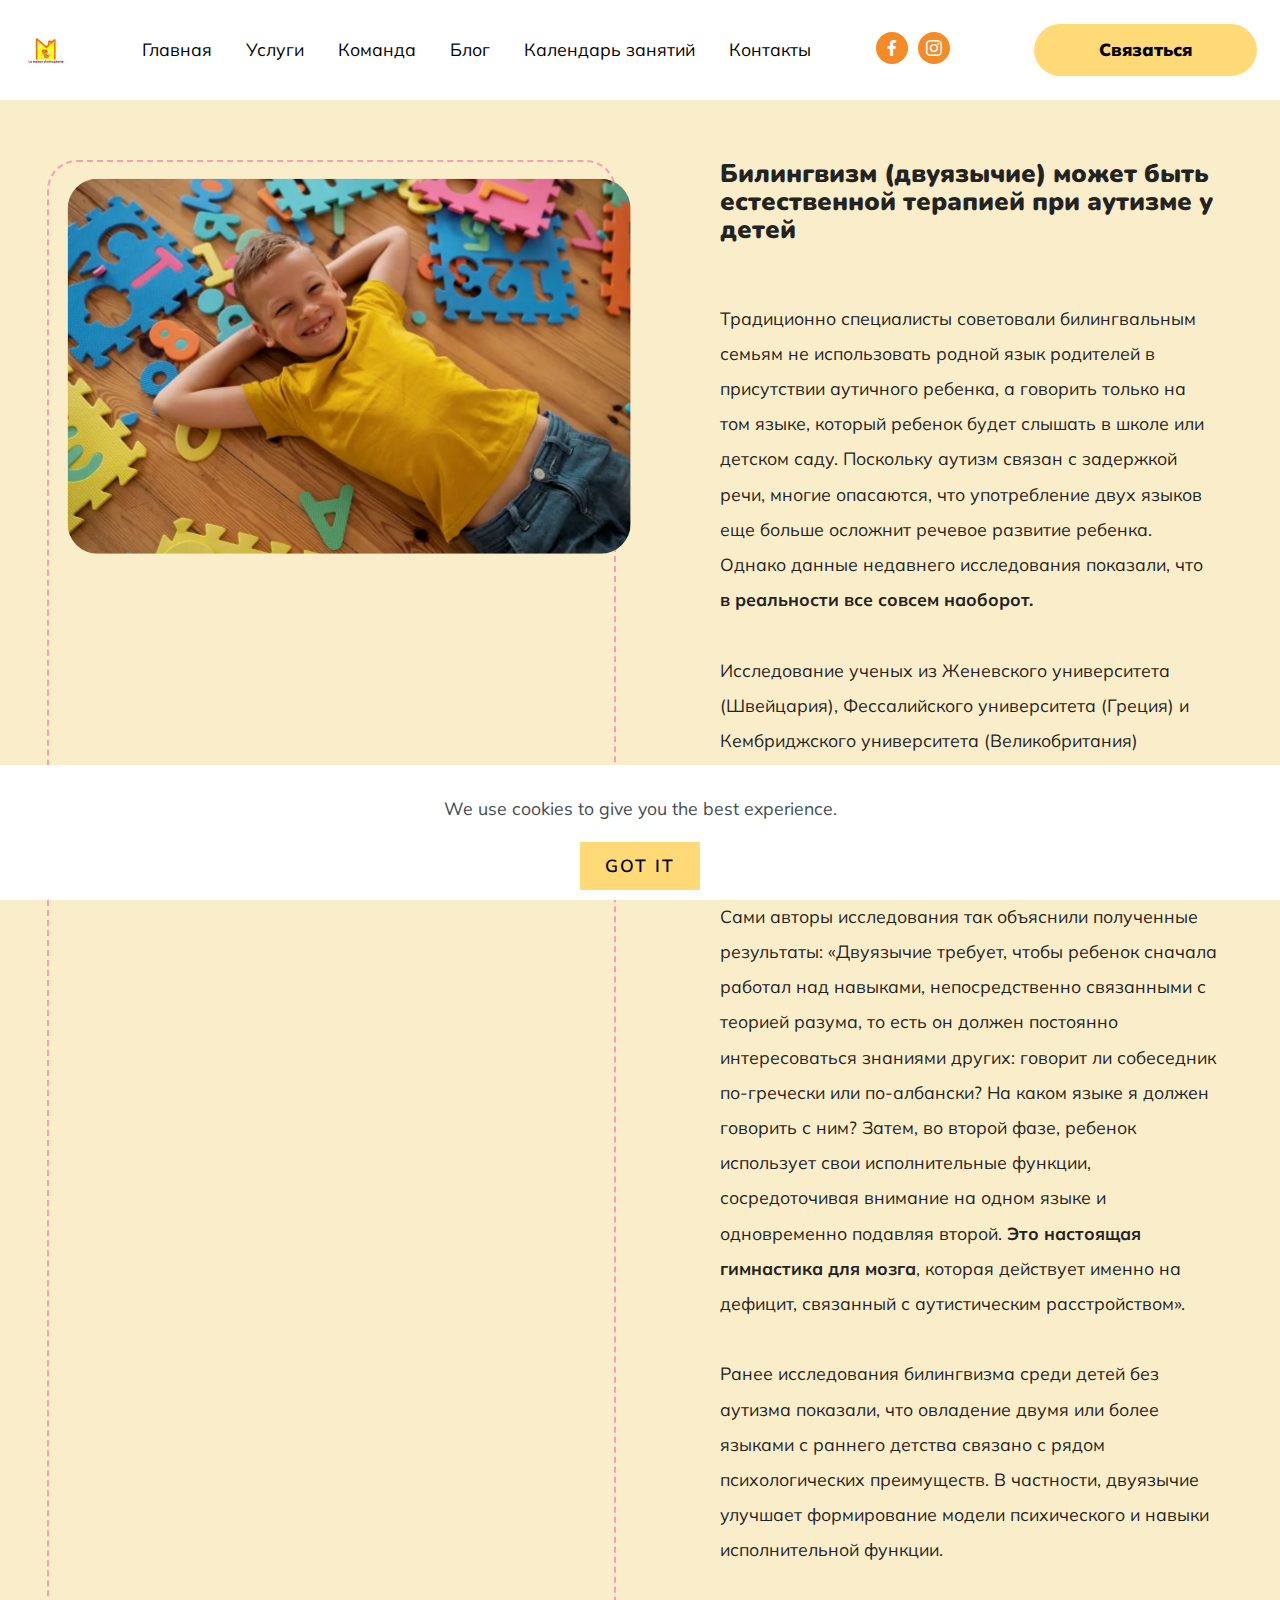
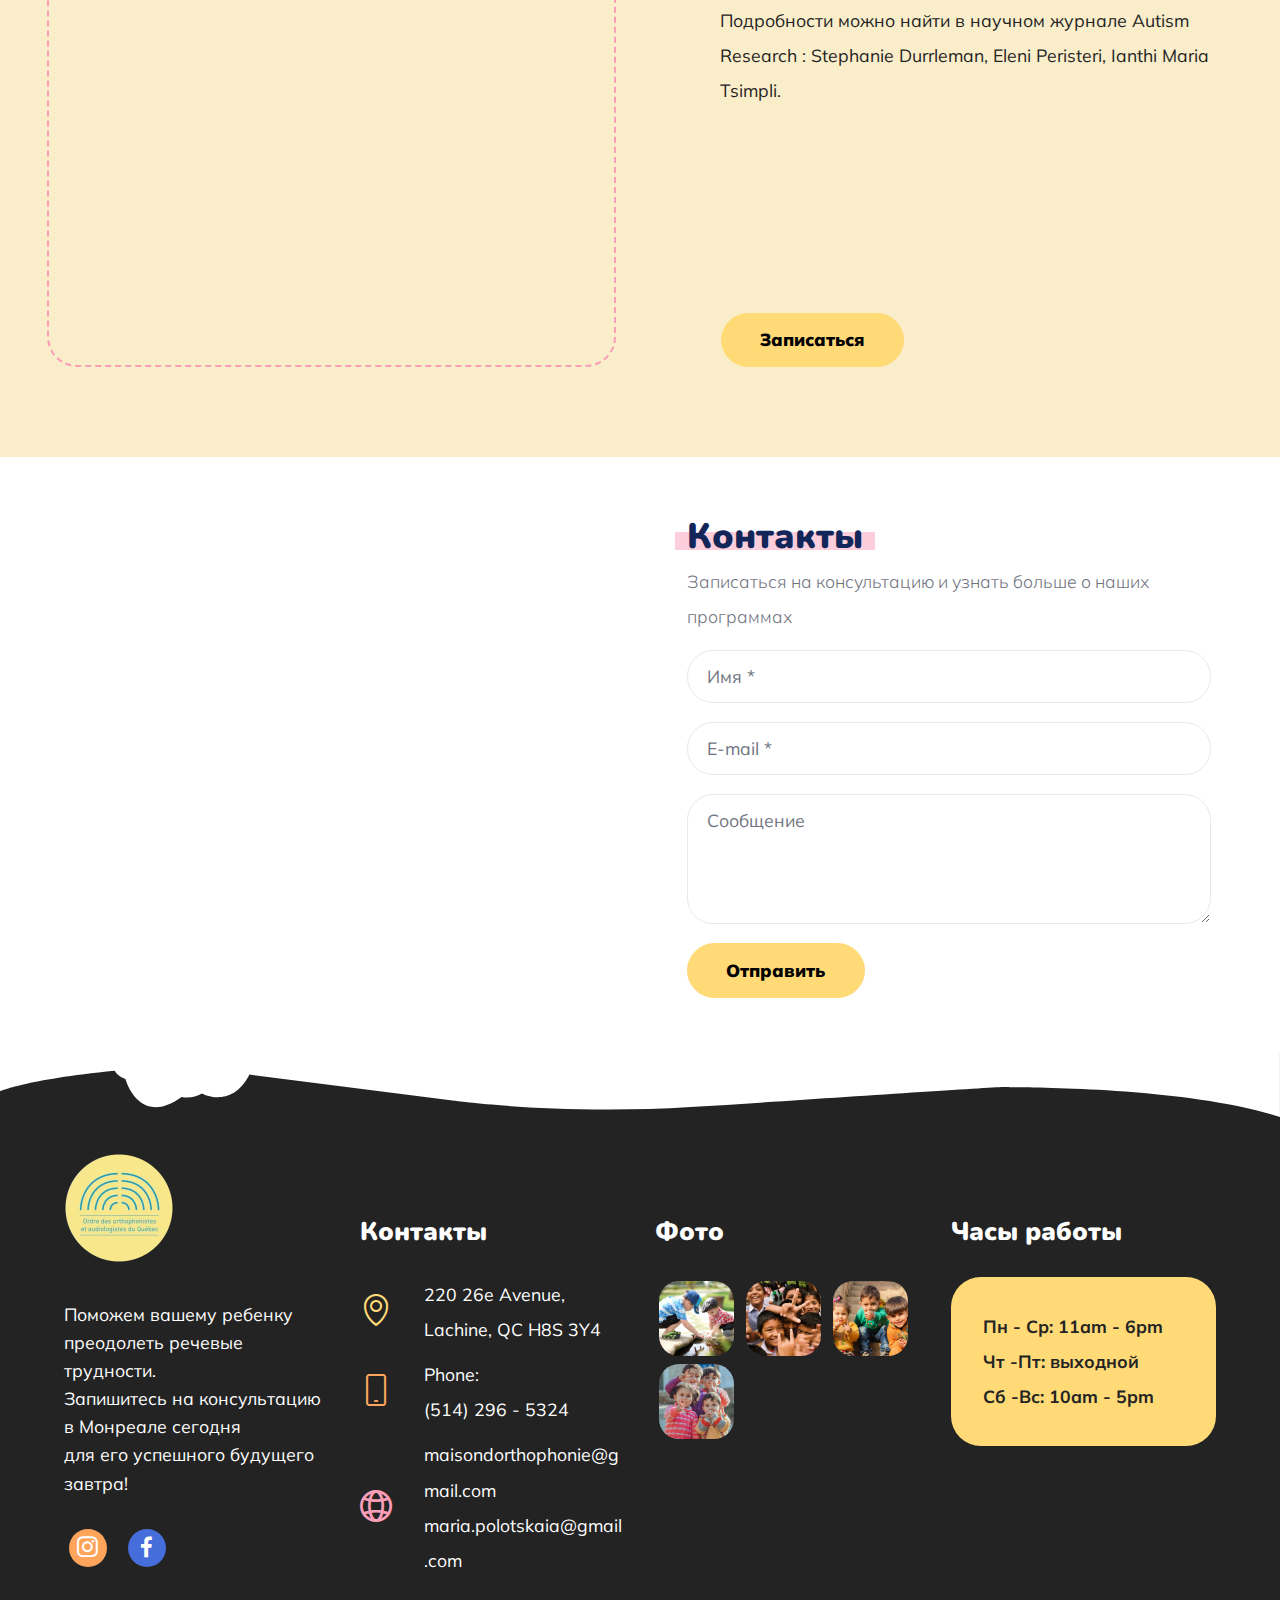
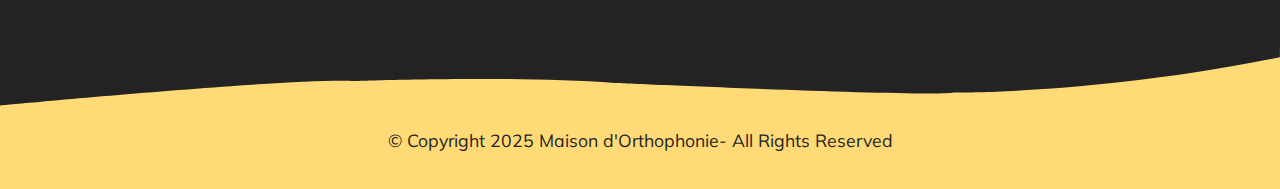
<file: page7.html>
<!DOCTYPE html>
<html  >
<head>
  
  <meta charset="UTF-8">
  <meta http-equiv="X-UA-Compatible" content="IE=edge">
  
  <meta name="viewport" content="width=device-width, initial-scale=1, minimum-scale=1">
  <link rel="shortcut icon" href="assets/images/final-jpg-120x120.jpg" type="image/x-icon">
  <meta name="description" content="">
  
  
  <title>Bilingualism_natural therapy for autism</title>
  <link rel="stylesheet" href="assets/web/assets/mobirise-icons/mobirise-icons.css">
  <link rel="stylesheet" href="assets/web/assets/mobirise-icons2/mobirise2.css">
  <link rel="stylesheet" href="assets/web/assets/mobirise-icons-bold/mobirise-icons-bold.css">
  <link rel="stylesheet" href="assets/tether/tether.min.css">
  <link rel="stylesheet" href="assets/bootstrap/css/bootstrap.min.css">
  <link rel="stylesheet" href="assets/bootstrap/css/bootstrap-grid.min.css">
  <link rel="stylesheet" href="assets/bootstrap/css/bootstrap-reboot.min.css">
  <link rel="stylesheet" href="assets/dropdown/css/style.css">
  <link rel="stylesheet" href="assets/formstyler/jquery.formstyler.css">
  <link rel="stylesheet" href="assets/formstyler/jquery.formstyler.theme.css">
  <link rel="stylesheet" href="assets/socicon/css/styles.css">
  <link rel="stylesheet" href="assets/theme/css/style.css">
  <link rel="preload" href="https://fonts.googleapis.com/css?family=Nunito:200,300,400,500,600,700,800,900,200i,300i,400i,500i,600i,700i,800i,900i&display=swap" as="style" onload="this.onload=null;this.rel='stylesheet'">
  <noscript><link rel="stylesheet" href="https://fonts.googleapis.com/css?family=Nunito:200,300,400,500,600,700,800,900,200i,300i,400i,500i,600i,700i,800i,900i&display=swap"></noscript>
  <link rel="preload" href="https://fonts.googleapis.com/css?family=Muli:300,300i,400,600,600i,700,700i,800,800i,900,900i&display=swap&display=swap" as="style" onload="this.onload=null;this.rel='stylesheet'">
  <noscript><link rel="stylesheet" href="https://fonts.googleapis.com/css?family=Muli:300,300i,400,600,600i,700,700i,800,800i,900,900i&display=swap&display=swap"></noscript>
  <link rel="preload" as="style" href="assets/mobirise/css/mbr-additional.css?v=LlPyIQ"><link rel="stylesheet" href="assets/mobirise/css/mbr-additional.css?v=LlPyIQ" type="text/css">

  
  
  
</head>
<body>
  
  <section class="menu menu01 flavorm5 cid-uq4ZImHlCC" once="menu" id="menu01-2e">

    

    <nav class="navbar navbar-dropdown navbar-expand-lg">
        <div class="menu_box container-fluid">
            <div class="navbar-brand d-flex">
                <span class="navbar-logo">
                    <a href="index.html#top">
                        <img src="assets/images/final-jpg-120x120.webp" alt="maisondorthophonie">
                    </a>
                </span>
                
                <button class="navbar-toggler" type="button" data-toggle="collapse" data-bs-toggle="collapse" data-target="#navbarSupportedContent" data-bs-target="#navbarSupportedContent" aria-controls="navbarNavAltMarkup" aria-expanded="false" aria-label="Toggle navigation">
                    <div class="hamburger">
                        <span></span>
                        <span></span>
                        <span></span>
                        <span></span>
                    </div>
                </button>
            </div>
            <div class="collapse navbar-collapse" id="navbarSupportedContent">
                <ul class="navbar-nav nav-dropdown" data-app-modern-menu="true"><li class="nav-item">
                        <a class="nav-link link text-black text-primary display-7" href="index.html#header1-a">Главная</a>
                    </li>
                    <li class="nav-item">
                        <a class="nav-link link text-black text-primary display-7" href="page1.html#header1-9">Услуги</a>
                    </li>
                    <li class="nav-item">
                        <a class="nav-link link text-black text-primary display-7" href="page2.html#header1-n">Команда</a>
                    </li><li class="nav-item"><a class="nav-link link text-black text-primary display-7" href="page4.html#content3-1l">Блог</a></li><li class="nav-item"><a class="nav-link link text-black text-primary display-7" href="page3.html#title1-1c">Календарь занятий</a></li><li class="nav-item"><a class="nav-link link text-black text-primary display-7" href="index.html#footer1-7">Контакты</a></li></ul>
                
                <div class="icons-menu-main">
                    <a class="iconfont-wrapper" href="https://www.facebook.com/Maisondorthophonie/" target="_blank">
                        <span class="p-2 mbr-iconfont socicon-facebook socicon"></span>
                    </a>
                    <a class="iconfont-wrapper" href="https://www.instagram.com/maisondorthophonie/" target="_blank">
                        <span class="p-2 mbr-iconfont socicon-instagram socicon"></span>
                    </a>
                </div>
                <div class="mbr-section-btn-main" role="tablist"><a class="btn btn-primary display-7" href="tel:+1-514-2965324">Связаться</a></div>
            </div>
        </div>
    </nav>
</section>

<section class="cid-uq4ZInyEoQ" id="header2-2f">

    

    



    <div class="container-fluid">
        <div class="row content-row">
            <div class="col-lg-6 col-md-12 imageContainer">
                <img src="assets/images/boy-playing-with-puzzle4-1125x750.webp" alt="Bilingualism">
            </div>

            <div class="col-md-12 col-lg-6 m-auto align-left right-wrapper">
                <h1 class="mbr-section-title mbr-fonts-style display-5"><div>Билингвизм (двуязычие) может быть естественной терапией при аутизме у детей</div><br><div><br></div></h1>
                <h3 class="mbr-section-subtitle mbr-fonts-style align-left display-7"><div>Традиционно специалисты советовали билингвальным семьям не использовать родной язык родителей в присутствии аутичного ребенка, а говорить только на том языке, который ребенок будет слышать в школе или детском саду. Поскольку аутизм связан с задержкой речи, многие опасаются, что употребление двух языков еще больше осложнит речевое развитие ребенка. Однако данные недавнего исследования показали, что <strong>в реальности все совсем наоборот.</strong></div><br><div>
</div><div>Исследование ученых из Женевского университета (Швейцария), Фессалийского университета (Греция) и Кембриджского университета (Великобритания) показало, что <strong>билингвизм частично компенсирует дефицит модели психического и исполнительной функции у аутичных детей</strong>.</div><br><div>
</div><div>Сами авторы исследования так объяснили полученные результаты: «Двуязычие требует, чтобы ребенок сначала работал над навыками, непосредственно связанными с теорией разума, то есть он должен постоянно интересоваться знаниями других: говорит ли собеседник по-гречески или по-албански? На каком языке я должен говорить с ним? Затем, во второй фазе, ребенок использует свои исполнительные функции, сосредоточивая внимание на одном языке и одновременно подавляя второй. <strong>Это настоящая гимнастика для мозга</strong>, которая действует именно на дефицит, связанный с аутистическим расстройством».</div><br><div>
</div><div>Ранее исследования билингвизма среди детей без аутизма показали, что овладение двумя или более языками с раннего детства связано с рядом психологических преимуществ. В частности, двуязычие улучшает формирование модели психического и навыки исполнительной функции.</div><br><div>
</div><div>Подробности можно найти в научном журнале Autism Research : Stephanie Durrleman, Eleni Peristeri, Ianthi Maria Tsimpli.
</div><div><br></div><div>
</div><div>
</div><div>
</div><div>
</div></h3>
                <p class="mbr-text mbr-light mbr-fonts-style display-7"><br><br><br></p>
                <div class="button-svg mbr-section-btn align-left"><a class="btn btn-primary display-7" href="tel:+1-514-2965324">Записаться</a></div>
              </div>
            </div>


        </div>



    
    
</section>

<section class="form cid-uq4ZIof0vl" id="forms1-2g">
    
    
    <div class="container-fluid">
        <div class="row">
            <div class="col-lg-6 col-md-12 map-wrapper">
                <div class="google-map"><iframe frameborder="0" style="border:0" src="https://www.google.com/maps/embed?pb=!1m18!1m12!1m3!1d2799.7252097464116!2d-73.68983952372761!3d45.43504037107348!2m3!1f0!2f0!3f0!3m2!1i1024!2i768!4f13.1!3m3!1m2!1s0x4cc9168d1553c68b%3A0xd490449b898c57de!2s220%2026e%20Avenue%2C%20Lachine%2C%20QC%20H8S%203Y4!5e0!3m2!1sen!2sca!4v1724357601333!5m2!1sen!2sca" allowfullscreen=""></iframe></div>
            </div>
            <div class="col-lg-6 my-auto pb-4 mbr-form" data-form-type="formoid">
                <form action="https://mobirise.eu/" method="POST" class="mbr-form form-with-styler" data-form-title="Form Name"><input type="hidden" name="email" data-form-email="true" value="PAXw+s8Wv3wauNuPJM555JqvGArvA46S6Kfzudm56g38uCzy+CNyIishbKl7zk5PUuXMvUtJRYBW/FaEq79ntcgQzxzCVuC5GzxE6YUmLXCSCKUV2MRMbUlpQVoHINGL.mY0qM3DTMs9p/MD+9M+ISMLGZMUXZySyauxRy06axkiGjAZ8/lfpbgAFRGTp8CwqIBr5OIdgKOSt7nNVjfnjRzRj0CC+ySvd4BYtHRz7qKvgOI1J1aU04VCfTwkBEgc6">
                    <div class="form-row">
                        <div hidden="hidden" data-form-alert="" class="alert alert-success col-12">Thanks for filling out the form! We'll contact you shortly.</div>
                        <div hidden="hidden" data-form-alert-danger="" class="alert alert-danger col-12">Oops...! some problem!</div>
                    </div>
                    <div class="dragArea form-row">
                        <div class="col-lg-12 align-left title">
                            <h5 class="mbr-fonts-style mbr-section-title display-2"><span class="line-bg-warning">Контакты</span></h5>
                            <p class="mbr-text mbr-fonts-style mbr-light display-7">Записаться на консультацию и узнать больше о наших программах</p>
                        </div>
                        <div class="col-lg-12 form-group" data-for="Your name">
                            <input type="text" name="Name" placeholder="Имя *" data-form-field="Name" required="required" class="form-control display-7" id="Name-forms1-2g">
                        </div>
                        <div data-for="E-mail" class="col-lg-12 form-group">
                            <input type="tel" name="E-mail" placeholder="E-mail *" data-form-field="E-mail" class="form-control display-7" required="required" id="E-mail-forms1-2g">
                        </div>
                        <div data-for="Message" class="col-lg-12 form-group">
                            <textarea name="Message" placeholder="Сообщение" data-form-field="Message" class="form-control display-7" id="Message-forms1-2g"></textarea>
                        </div>
                        <div class="button-svg mbr-section-btn align-left"><button type="submit" class="btn btn-primary display-7" href="#">Отправить</button></div>
                    </div>
                </form>
            </div>
        </div>
    </div>
</section>

<section class="footer1 kidsm4_footer1 cid-uq4ZIoUR4O" id="footer1-2h">

	
    


	

	<svg class="svg-1" data-name="Layer 2" xmlns="http://www.w3.org/2000/svg" viewBox="0 0 1428 72.5">
		<path class="cls-1" d="M-114,154.33s27.33-13,128-23c0,0,2.33,5.67,12,9.34,0,0,14.67,54.33,62.67,20a33.44,33.44,0,0,0,22.66-4s33,18.33,53-21L393,165s120,16.08,263.5,7,346.5-23.29,352-22.41S1203,147.5,1314,183V110.5H-114Z" transform="translate(114 -110.5)"></path>
	</svg>

	<div class="container-fluid">
		<div class="row">
			<div class="col-lg-3 col-md-6 col-sm-12">
				<div class="navbar-brand">
					<div class="logo">
						<a href="#">
							<img class="navbar-logo" src="assets/images/brown-grey-minimalist-beauty-and-spa-logo-3-220x220.webp" alt="">
						</a>
					</div>
				</div>
				<p class="links mbr-fonts-style display-7">Поможем вашему ребенку преодолеть речевые трудности.<br>Запишитесь на консультацию в Монреале сегодня<br>для его успешного будущего завтра!</p>
				<div class="social-list">
					<div class="soc-item">
						<a href="https://www.instagram.com/maisondorthophonie/" target="_blank">
							<div class="mbr-iconfont mbr-iconfont-social socion1 socicon-instagram socicon" style="color: rgb(255, 255, 255); fill: rgb(255, 255, 255);" media-simple="true"></div>
						</a>
					</div>
					<div class="soc-item">
						<a href="https://www.facebook.com/Maisondorthophonie/" target="_blank">
							<div class="mbr-iconfont mbr-iconfont-social socion2 socicon-facebook socicon" style="color: rgb(255, 255, 255); fill: rgb(255, 255, 255);" media-simple="true"></div>
						</a>
					</div>
					
					
					
					
				</div>
			</div>

			<div class="col-lg-3 col-md-6 col-sm-12">
				<h3 class="mbr-bold mbr-fonts-style group-title display-5">Контакты</h3>

				<div class="mbr-row items mbr-white">
					
					
					
				<div class="list-item col-sm-12">
						<div class="item-image">
							<a href="#"><span class="mbr-iconfont mbr-iconfont-btn icon1 mbrib-pin" style="color: rgb(255, 218, 119); fill: rgb(255, 218, 119);"></span></a>
						</div>
						<div class="social-data">
							<h5 class="mbr-fonts-style text2 display-7">220 26e Avenue,&nbsp;</h5>
							<h5 class="mbr-fonts-style text2 display-7">Lachine, QC H8S 3Y4</h5>
						</div>
					</div><div class="list-item col-sm-12">
						<div class="item-image">
							<a href="#"><span class="mbr-iconfont mbr-iconfont-btn icon2 mbrib-mobile" style="color: rgb(255, 164, 91); fill: rgb(255, 164, 91);"></span></a>
						</div>
						<div class="social-data">
							<h5 class="mbr-fonts-style text2 display-7">Phone:</h5>
							<h5 class="mbr-fonts-style text2 display-7">(514) 296 - 5324</h5>
						</div>
					</div><div class="list-item col-sm-12">
						<div class="item-image">
							<a href="#"><span class="mbr-iconfont mbr-iconfont-btn icon2 mobi-mbri-globe-2 mobi-mbri"></span></a>
						</div>
						<div class="social-data">
							<h5 class="mbr-fonts-style text2 display-7">maisondorthophonie@gmail.com</h5>
							<h5 class="mbr-fonts-style text2 display-7">maria.polotskaia@gmail.com</h5>
						</div>
					</div></div>
			</div>
			<div class="col-lg-3 col-md-6 col-sm-12 img-list">
				<h3 class="mbr-bold mbr-fonts-style group-title display-5">Фото</h3>

				<img class="tips" src="assets/images/gallery00-1.webp" alt="">
				<img class="tips" src="assets/images/gallery01-1.webp" alt="">
				<img class="tips" src="assets/images/gallery02-1.webp" alt="">
				<img class="tips" src="assets/images/gallery03-1.webp" alt="">
				
				

			</div>
			<div class="col-lg-3 col-md-6 col-sm-12">
				<h3 class="mbr-bold mbr-fonts-style group-title display-5">Часы работы</h3>
				<div class="wrapper">
					<p class="mbr-text timetable mbr-bold mbr-fonts-style display-7">
						Пн - Ср: 11am - 6pm <br>
						Чт -Пт: выходной<br>
						Сб -Вс: 10am - 5pm <br>
					</p>
				</div>
			</div>
		</div>
	</div>
</section>

<section class="footer2 kidsm4_footer2 cid-uq4ZIpMAh4" once="footers" id="footer2-2i">

	

	

	<svg class="svg-1" data-name="Layer 2" xmlns="http://www.w3.org/2000/svg" viewBox="0 0 1425.75 64">
		<defs>
			<style>
				.cls-1 
			</style>
		</defs>
		<title>Screenasdshot_2</title>
		<path class="cls-1" d="M-113,177s327.33-31.17,395-27.25c0,0,173.33-6.42,290,2.25,0,0,358.31,15.73,377.16,10.53,0,0,161,2.14,363.59-39.2V113H-113Z" transform="translate(113 -113)"></path>
	</svg>
	<div class="container-fluid">
		<div class="media-container-row align-center">
			<div class="col-12">
				<p class="mbr-text mbr-fonts-style display-7">
					© Copyright 2025 Maison d'Orthophonie- All Rights Reserved
				</p>
			</div>
		</div>
	</div>
</section>


<script src="assets/web/assets/jquery/jquery.min.js"></script>
  <script src="assets/popper/popper.min.js"></script>
  <script src="assets/tether/tether.min.js"></script>
  <script src="assets/bootstrap/js/bootstrap.min.js"></script>
  <script src="assets/web/assets/cookies-alert-plugin/cookies-alert-core.js"></script>
  <script src="assets/web/assets/cookies-alert-plugin/cookies-alert-script.js"></script>
  <script src="assets/smoothscroll/smooth-scroll.js"></script>
  <script src="assets/dropdown/js/nav-dropdown.js"></script>
  <script src="assets/dropdown/js/navbar-dropdown.js"></script>
  <script src="assets/touchswipe/jquery.touch-swipe.min.js"></script>
  <script src="assets/formstyler/jquery.formstyler.min.js"></script>
  <script src="assets/theme/js/script.js"></script>
  <script src="assets/formoid/formoid.min.js"></script>
  
  
  
<input name="cookieData" type="hidden" data-cookie-cookiesAlertType='false' data-cookie-customDialogSelector='null' data-cookie-colorText='#424a4d' data-cookie-colorBg='rgb(255, 255, 255)' data-cookie-opacityOverlay='0' data-cookie-bgOpacity='100' data-cookie-textButton='GOT IT' data-cookie-rejectText='REJECT' data-cookie-colorButton='#ffda77' data-cookie-rejectColor='#ffffff' data-cookie-colorLink='#424a4d' data-cookie-underlineLink='true' data-cookie-text="We use cookies to give you the best experience.">
  </body>
</html>
</file>
<file: assets/web/assets/mobirise-icons/mobirise-icons.css>
@font-face {
  font-family: 'MobiriseIcons';
  src:  url('mobirise-icons.eot?spat4u');
  src:  url('mobirise-icons.eot?spat4u#iefix') format('embedded-opentype'),
    url('mobirise-icons.ttf?spat4u') format('truetype'),
    url('mobirise-icons.woff?spat4u') format('woff'),
    url('mobirise-icons.svg?spat4u#MobiriseIcons') format('svg');
  font-weight: normal;
  font-style: normal;
  font-display: swap;
}

[class^="mbri-"], [class*=" mbri-"] {
  /* use !important to prevent issues with browser extensions that change fonts */
  font-family: MobiriseIcons !important;
  speak: none;
  font-style: normal;
  font-weight: normal;
  font-variant: normal;
  text-transform: none;
  line-height: 1;

  /* Better Font Rendering =========== */
  -webkit-font-smoothing: antialiased;
  -moz-osx-font-smoothing: grayscale;
}

.mbri-add-submenu:before {
  content: "\e900";
}
.mbri-alert:before {
  content: "\e901";
}
.mbri-align-center:before {
  content: "\e902";
}
.mbri-align-justify:before {
  content: "\e903";
}
.mbri-align-left:before {
  content: "\e904";
}
.mbri-align-right:before {
  content: "\e905";
}
.mbri-android:before {
  content: "\e906";
}
.mbri-apple:before {
  content: "\e907";
}
.mbri-arrow-down:before {
  content: "\e908";
}
.mbri-arrow-next:before {
  content: "\e909";
}
.mbri-arrow-prev:before {
  content: "\e90a";
}
.mbri-arrow-up:before {
  content: "\e90b";
}
.mbri-bold:before {
  content: "\e90c";
}
.mbri-bookmark:before {
  content: "\e90d";
}
.mbri-bootstrap:before {
  content: "\e90e";
}
.mbri-briefcase:before {
  content: "\e90f";
}
.mbri-browse:before {
  content: "\e910";
}
.mbri-bulleted-list:before {
  content: "\e911";
}
.mbri-calendar:before {
  content: "\e912";
}
.mbri-camera:before {
  content: "\e913";
}
.mbri-cart-add:before {
  content: "\e914";
}
.mbri-cart-full:before {
  content: "\e915";
}
.mbri-cash:before {
  content: "\e916";
}
.mbri-change-style:before {
  content: "\e917";
}
.mbri-chat:before {
  content: "\e918";
}
.mbri-clock:before {
  content: "\e919";
}
.mbri-close:before {
  content: "\e91a";
}
.mbri-cloud:before {
  content: "\e91b";
}
.mbri-code:before {
  content: "\e91c";
}
.mbri-contact-form:before {
  content: "\e91d";
}
.mbri-credit-card:before {
  content: "\e91e";
}
.mbri-cursor-click:before {
  content: "\e91f";
}
.mbri-cust-feedback:before {
  content: "\e920";
}
.mbri-database:before {
  content: "\e921";
}
.mbri-delivery:before {
  content: "\e922";
}
.mbri-desktop:before {
  content: "\e923";
}
.mbri-devices:before {
  content: "\e924";
}
.mbri-down:before {
  content: "\e925";
}
.mbri-download:before {
  content: "\e989";
}
.mbri-drag-n-drop:before {
  content: "\e927";
}
.mbri-drag-n-drop2:before {
  content: "\e928";
}
.mbri-edit:before {
  content: "\e929";
}
.mbri-edit2:before {
  content: "\e92a";
}
.mbri-error:before {
  content: "\e92b";
}
.mbri-extension:before {
  content: "\e92c";
}
.mbri-features:before {
  content: "\e92d";
}
.mbri-file:before {
  content: "\e92e";
}
.mbri-flag:before {
  content: "\e92f";
}
.mbri-folder:before {
  content: "\e930";
}
.mbri-gift:before {
  content: "\e931";
}
.mbri-github:before {
  content: "\e932";
}
.mbri-globe:before {
  content: "\e933";
}
.mbri-globe-2:before {
  content: "\e934";
}
.mbri-growing-chart:before {
  content: "\e935";
}
.mbri-hearth:before {
  content: "\e936";
}
.mbri-help:before {
  content: "\e937";
}
.mbri-home:before {
  content: "\e938";
}
.mbri-hot-cup:before {
  content: "\e939";
}
.mbri-idea:before {
  content: "\e93a";
}
.mbri-image-gallery:before {
  content: "\e93b";
}
.mbri-image-slider:before {
  content: "\e93c";
}
.mbri-info:before {
  content: "\e93d";
}
.mbri-italic:before {
  content: "\e93e";
}
.mbri-key:before {
  content: "\e93f";
}
.mbri-laptop:before {
  content: "\e940";
}
.mbri-layers:before {
  content: "\e941";
}
.mbri-left-right:before {
  content: "\e942";
}
.mbri-left:before {
  content: "\e943";
}
.mbri-letter:before {
  content: "\e944";
}
.mbri-like:before {
  content: "\e945";
}
.mbri-link:before {
  content: "\e946";
}
.mbri-lock:before {
  content: "\e947";
}
.mbri-login:before {
  content: "\e948";
}
.mbri-logout:before {
  content: "\e949";
}
.mbri-magic-stick:before {
  content: "\e94a";
}
.mbri-map-pin:before {
  content: "\e94b";
}
.mbri-menu:before {
  content: "\e94c";
}
.mbri-mobile:before {
  content: "\e94d";
}
.mbri-mobile2:before {
  content: "\e94e";
}
.mbri-mobirise:before {
  content: "\e94f";
}
.mbri-more-horizontal:before {
  content: "\e950";
}
.mbri-more-vertical:before {
  content: "\e951";
}
.mbri-music:before {
  content: "\e952";
}
.mbri-new-file:before {
  content: "\e953";
}
.mbri-numbered-list:before {
  content: "\e954";
}
.mbri-opened-folder:before {
  content: "\e955";
}
.mbri-pages:before {
  content: "\e956";
}
.mbri-paper-plane:before {
  content: "\e957";
}
.mbri-paperclip:before {
  content: "\e958";
}
.mbri-photo:before {
  content: "\e959";
}
.mbri-photos:before {
  content: "\e95a";
}
.mbri-pin:before {
  content: "\e95b";
}
.mbri-play:before {
  content: "\e95c";
}
.mbri-plus:before {
  content: "\e95d";
}
.mbri-preview:before {
  content: "\e95e";
}
.mbri-print:before {
  content: "\e95f";
}
.mbri-protect:before {
  content: "\e960";
}
.mbri-question:before {
  content: "\e961";
}
.mbri-quote-left:before {
  content: "\e962";
}
.mbri-quote-right:before {
  content: "\e963";
}
.mbri-refresh:before {
  content: "\e964";
}
.mbri-responsive:before {
  content: "\e965";
}
.mbri-right:before {
  content: "\e966";
}
.mbri-rocket:before {
  content: "\e967";
}
.mbri-sad-face:before {
  content: "\e968";
}
.mbri-sale:before {
  content: "\e969";
}
.mbri-save:before {
  content: "\e96a";
}
.mbri-search:before {
  content: "\e96b";
}
.mbri-setting:before {
  content: "\e96c";
}
.mbri-setting2:before {
  content: "\e96d";
}
.mbri-setting3:before {
  content: "\e96e";
}
.mbri-share:before {
  content: "\e96f";
}
.mbri-shopping-bag:before {
  content: "\e970";
}
.mbri-shopping-basket:before {
  content: "\e971";
}
.mbri-shopping-cart:before {
  content: "\e972";
}
.mbri-sites:before {
  content: "\e973";
}
.mbri-smile-face:before {
  content: "\e974";
}
.mbri-speed:before {
  content: "\e975";
}
.mbri-star:before {
  content: "\e976";
}
.mbri-success:before {
  content: "\e977";
}
.mbri-sun:before {
  content: "\e978";
}
.mbri-sun2:before {
  content: "\e979";
}
.mbri-tablet:before {
  content: "\e97a";
}
.mbri-tablet-vertical:before {
  content: "\e97b";
}
.mbri-target:before {
  content: "\e97c";
}
.mbri-timer:before {
  content: "\e97d";
}
.mbri-to-ftp:before {
  content: "\e97e";
}
.mbri-to-local-drive:before {
  content: "\e97f";
}
.mbri-touch-swipe:before {
  content: "\e980";
}
.mbri-touch:before {
  content: "\e981";
}
.mbri-trash:before {
  content: "\e982";
}
.mbri-underline:before {
  content: "\e983";
}
.mbri-unlink:before {
  content: "\e984";
}
.mbri-unlock:before {
  content: "\e985";
}
.mbri-up-down:before {
  content: "\e986";
}
.mbri-up:before {
  content: "\e987";
}
.mbri-update:before {
  content: "\e988";
}
.mbri-upload:before {
 content: "\e926"; 
}
.mbri-user:before {
  content: "\e98a";
}
.mbri-user2:before {
  content: "\e98b";
}
.mbri-users:before {
  content: "\e98c";
}
.mbri-video:before {
  content: "\e98d";
}
.mbri-video-play:before {
  content: "\e98e";
}
.mbri-watch:before {
  content: "\e98f";
}
.mbri-website-theme:before {
  content: "\e990";
}
.mbri-wifi:before {
  content: "\e991";
}
.mbri-windows:before {
  content: "\e992";
}
.mbri-zoom-out:before {
  content: "\e993";
}
.mbri-redo:before {
  content: "\e994";
}
.mbri-undo:before {
  content: "\e995";
}
</file>
<file: assets/web/assets/mobirise-icons2/mobirise2.css>
@font-face {
  font-family: 'Moririse2';
  font-display: swap;
  src:  url('mobirise2.eot?f2bix4');
  src:  url('mobirise2.eot?f2bix4#iefix') format('embedded-opentype'),
    url('mobirise2.ttf?f2bix4') format('truetype'),
    url('mobirise2.woff?f2bix4') format('woff'),
    url('mobirise2.svg?f2bix4#mobirise2') format('svg');
  font-weight: normal;
  font-style: normal;
}

[class^="mobi-"], [class*=" mobi-"] {
  /* use !important to prevent issues with browser extensions that change fonts */
  font-family: 'Moririse2' !important;
  speak: none;
  font-style: normal;
  font-weight: normal;
  font-variant: normal;
  text-transform: none;
  line-height: 1;

  /* Better Font Rendering =========== */
  -webkit-font-smoothing: antialiased;
  -moz-osx-font-smoothing: grayscale;
}

.mobi-mbri-add-submenu:before {
  content: "\e900";
}
.mobi-mbri-alert:before {
  content: "\e901";
}
.mobi-mbri-align-center:before {
  content: "\e902";
}
.mobi-mbri-align-justify:before {
  content: "\e903";
}
.mobi-mbri-align-left:before {
  content: "\e904";
}
.mobi-mbri-align-right:before {
  content: "\e905";
}
.mobi-mbri-android:before {
  content: "\e906";
}
.mobi-mbri-apple:before {
  content: "\e907";
}
.mobi-mbri-arrow-down:before {
  content: "\e908";
}
.mobi-mbri-arrow-next:before {
  content: "\e909";
}
.mobi-mbri-arrow-prev:before {
  content: "\e90a";
}
.mobi-mbri-arrow-up:before {
  content: "\e90b";
}
.mobi-mbri-bold:before {
  content: "\e90c";
}
.mobi-mbri-bookmark:before {
  content: "\e90d";
}
.mobi-mbri-bootstrap:before {
  content: "\e90e";
}
.mobi-mbri-briefcase:before {
  content: "\e90f";
}
.mobi-mbri-browse:before {
  content: "\e910";
}
.mobi-mbri-bulleted-list:before {
  content: "\e911";
}
.mobi-mbri-calendar:before {
  content: "\e912";
}
.mobi-mbri-camera:before {
  content: "\e913";
}
.mobi-mbri-cart-add:before {
  content: "\e914";
}
.mobi-mbri-cart-full:before {
  content: "\e915";
}
.mobi-mbri-cash:before {
  content: "\e916";
}
.mobi-mbri-change-style:before {
  content: "\e917";
}
.mobi-mbri-chat:before {
  content: "\e918";
}
.mobi-mbri-clock:before {
  content: "\e919";
}
.mobi-mbri-close:before {
  content: "\e91a";
}
.mobi-mbri-cloud:before {
  content: "\e91b";
}
.mobi-mbri-code:before {
  content: "\e91c";
}
.mobi-mbri-contact-form:before {
  content: "\e91d";
}
.mobi-mbri-credit-card:before {
  content: "\e91e";
}
.mobi-mbri-cursor-click:before {
  content: "\e91f";
}
.mobi-mbri-cust-feedback:before {
  content: "\e920";
}
.mobi-mbri-database:before {
  content: "\e921";
}
.mobi-mbri-delivery:before {
  content: "\e922";
}
.mobi-mbri-desktop:before {
  content: "\e923";
}
.mobi-mbri-devices:before {
  content: "\e924";
}
.mobi-mbri-down:before {
  content: "\e925";
}
.mobi-mbri-download-2:before {
  content: "\e926";
}
.mobi-mbri-download:before {
  content: "\e927";
}
.mobi-mbri-drag-n-drop-2:before {
  content: "\e928";
}
.mobi-mbri-drag-n-drop:before {
  content: "\e929";
}
.mobi-mbri-edit-2:before {
  content: "\e92a";
}
.mobi-mbri-edit:before {
  content: "\e92b";
}
.mobi-mbri-error:before {
  content: "\e92c";
}
.mobi-mbri-extension:before {
  content: "\e92d";
}
.mobi-mbri-features:before {
  content: "\e92e";
}
.mobi-mbri-file:before {
  content: "\e92f";
}
.mobi-mbri-flag:before {
  content: "\e930";
}
.mobi-mbri-folder:before {
  content: "\e931";
}
.mobi-mbri-gift:before {
  content: "\e932";
}
.mobi-mbri-github:before {
  content: "\e933";
}
.mobi-mbri-globe-2:before {
  content: "\e934";
}
.mobi-mbri-globe:before {
  content: "\e935";
}
.mobi-mbri-growing-chart:before {
  content: "\e936";
}
.mobi-mbri-hearth:before {
  content: "\e937";
}
.mobi-mbri-help:before {
  content: "\e938";
}
.mobi-mbri-home:before {
  content: "\e939";
}
.mobi-mbri-hot-cup:before {
  content: "\e93a";
}
.mobi-mbri-idea:before {
  content: "\e93b";
}
.mobi-mbri-image-gallery:before {
  content: "\e93c";
}
.mobi-mbri-image-slider:before {
  content: "\e93d";
}
.mobi-mbri-info:before {
  content: "\e93e";
}
.mobi-mbri-italic:before {
  content: "\e93f";
}
.mobi-mbri-key:before {
  content: "\e940";
}
.mobi-mbri-laptop:before {
  content: "\e941";
}
.mobi-mbri-layers:before {
  content: "\e942";
}
.mobi-mbri-left-right:before {
  content: "\e943";
}
.mobi-mbri-left:before {
  content: "\e944";
}
.mobi-mbri-letter:before {
  content: "\e945";
}
.mobi-mbri-like:before {
  content: "\e946";
}
.mobi-mbri-link:before {
  content: "\e947";
}
.mobi-mbri-lock:before {
  content: "\e948";
}
.mobi-mbri-login:before {
  content: "\e949";
}
.mobi-mbri-logout:before {
  content: "\e94a";
}
.mobi-mbri-magic-stick:before {
  content: "\e94b";
}
.mobi-mbri-map-pin:before {
  content: "\e94c";
}
.mobi-mbri-menu:before {
  content: "\e94d";
}
.mobi-mbri-mobile-2:before {
  content: "\e94e";
}
.mobi-mbri-mobile-horizontal:before {
  content: "\e94f";
}
.mobi-mbri-mobile:before {
  content: "\e950";
}
.mobi-mbri-mobirise:before {
  content: "\e951";
}
.mobi-mbri-more-horizontal:before {
  content: "\e952";
}
.mobi-mbri-more-vertical:before {
  content: "\e953";
}
.mobi-mbri-music:before {
  content: "\e954";
}
.mobi-mbri-new-file:before {
  content: "\e955";
}
.mobi-mbri-numbered-list:before {
  content: "\e956";
}
.mobi-mbri-opened-folder:before {
  content: "\e957";
}
.mobi-mbri-pages:before {
  content: "\e958";
}
.mobi-mbri-paper-plane:before {
  content: "\e959";
}
.mobi-mbri-paperclip:before {
  content: "\e95a";
}
.mobi-mbri-phone:before {
  content: "\e95b";
}
.mobi-mbri-photo:before {
  content: "\e95c";
}
.mobi-mbri-photos:before {
  content: "\e95d";
}
.mobi-mbri-pin:before {
  content: "\e95e";
}
.mobi-mbri-play:before {
  content: "\e95f";
}
.mobi-mbri-plus:before {
  content: "\e960";
}
.mobi-mbri-preview:before {
  content: "\e961";
}
.mobi-mbri-print:before {
  content: "\e962";
}
.mobi-mbri-protect:before {
  content: "\e963";
}
.mobi-mbri-question:before {
  content: "\e964";
}
.mobi-mbri-quote-left:before {
  content: "\e965";
}
.mobi-mbri-quote-right:before {
  content: "\e966";
}
.mobi-mbri-redo:before {
  content: "\e967";
}
.mobi-mbri-refresh:before {
  content: "\e968";
}
.mobi-mbri-responsive-2:before {
  content: "\e969";
}
.mobi-mbri-responsive:before {
  content: "\e96a";
}
.mobi-mbri-right:before {
  content: "\e96b";
}
.mobi-mbri-rocket:before {
  content: "\e96c";
}
.mobi-mbri-sad-face:before {
  content: "\e96d";
}
.mobi-mbri-sale:before {
  content: "\e96e";
}
.mobi-mbri-save:before {
  content: "\e96f";
}
.mobi-mbri-search:before {
  content: "\e970";
}
.mobi-mbri-setting-2:before {
  content: "\e971";
}
.mobi-mbri-setting-3:before {
  content: "\e972";
}
.mobi-mbri-setting:before {
  content: "\e973";
}
.mobi-mbri-share:before {
  content: "\e974";
}
.mobi-mbri-shopping-bag:before {
  content: "\e975";
}
.mobi-mbri-shopping-basket:before {
  content: "\e976";
}
.mobi-mbri-shopping-cart:before {
  content: "\e977";
}
.mobi-mbri-sites:before {
  content: "\e978";
}
.mobi-mbri-smile-face:before {
  content: "\e979";
}
.mobi-mbri-speed:before {
  content: "\e97a";
}
.mobi-mbri-star:before {
  content: "\e97b";
}
.mobi-mbri-success:before {
  content: "\e97c";
}
.mobi-mbri-sun:before {
  content: "\e97d";
}
.mobi-mbri-sun2:before {
  content: "\e97e";
}
.mobi-mbri-tablet-vertical:before {
  content: "\e97f";
}
.mobi-mbri-tablet:before {
  content: "\e980";
}
.mobi-mbri-target:before {
  content: "\e981";
}
.mobi-mbri-timer:before {
  content: "\e982";
}
.mobi-mbri-to-ftp:before {
  content: "\e983";
}
.mobi-mbri-to-local-drive:before {
  content: "\e984";
}
.mobi-mbri-touch-swipe:before {
  content: "\e985";
}
.mobi-mbri-touch:before {
  content: "\e986";
}
.mobi-mbri-trash:before {
  content: "\e987";
}
.mobi-mbri-underline:before {
  content: "\e988";
}
.mobi-mbri-undo:before {
  content: "\e989";
}
.mobi-mbri-unlink:before {
  content: "\e98a";
}
.mobi-mbri-unlock:before {
  content: "\e98b";
}
.mobi-mbri-up-down:before {
  content: "\e98c";
}
.mobi-mbri-up:before {
  content: "\e98d";
}
.mobi-mbri-update:before {
  content: "\e98e";
}
.mobi-mbri-upload-2:before {
  content: "\e98f";
}
.mobi-mbri-upload:before {
  content: "\e990";
}
.mobi-mbri-user-2:before {
  content: "\e991";
}
.mobi-mbri-user:before {
  content: "\e992";
}
.mobi-mbri-users:before {
  content: "\e993";
}
.mobi-mbri-video-play:before {
  content: "\e994";
}
.mobi-mbri-video:before {
  content: "\e995";
}
.mobi-mbri-watch:before {
  content: "\e996";
}
.mobi-mbri-website-theme-2:before {
  content: "\e997";
}
.mobi-mbri-website-theme:before {
  content: "\e998";
}
.mobi-mbri-wifi:before {
  content: "\e999";
}
.mobi-mbri-windows:before {
  content: "\e99a";
}
.mobi-mbri-zoom-in:before {
  content: "\e99b";
}
.mobi-mbri-zoom-out:before {
  content: "\e99c";
}
</file>
<file: assets/web/assets/mobirise-icons-bold/mobirise-icons-bold.css>
@font-face {
  font-family: 'mobirise-icons-bold';
  font-display: swap;
  src:  url('mobirise-icons-bold.eot?m1l4yr');
  src:  url('mobirise-icons-bold.eot?m1l4yr#iefix') format('embedded-opentype'),
    url('mobirise-icons-bold.ttf?m1l4yr') format('truetype'),
    url('mobirise-icons-bold.woff?m1l4yr') format('woff'),
    url('mobirise-icons-bold.svg?m1l4yr#mobirise-icons-bold') format('svg');
  font-weight: normal;
  font-style: normal;
}

[class^="mbrib-"], [class*="mbrib-"] {
  /* use !important to prevent issues with browser extensions that change fonts */
  font-family: 'mobirise-icons-bold' !important;
  speak: none;
  font-style: normal;
  font-weight: normal;
  font-variant: normal;
  text-transform: none;
  line-height: 1;

  /* Better Font Rendering =========== */
  -webkit-font-smoothing: antialiased;
  -moz-osx-font-smoothing: grayscale;
}

.mbrib-add-submenu:before {
  content: "\e900";
}
.mbrib-alert:before {
  content: "\e901";
}
.mbrib-align-center:before {
  content: "\e902";
}
.mbrib-align-justify:before {
  content: "\e903";
}
.mbrib-align-left:before {
  content: "\e904";
}
.mbrib-align-right:before {
  content: "\e905";
}
.mbrib-android:before {
  content: "\e906";
}
.mbrib-apple:before {
  content: "\e907";
}
.mbrib-arrow-down:before {
  content: "\e908";
}
.mbrib-arrow-next:before {
  content: "\e909";
}
.mbrib-arrow-prev:before {
  content: "\e90a";
}
.mbrib-arrow-up:before {
  content: "\e90b";
}
.mbrib-bold:before {
  content: "\e90c";
}
.mbrib-bookmark:before {
  content: "\e90d";
}
.mbrib-bootstrap:before {
  content: "\e90e";
}
.mbrib-briefcase:before {
  content: "\e90f";
}
.mbrib-browse:before {
  content: "\e910";
}
.mbrib-bulleted-list:before {
  content: "\e911";
}
.mbrib-calendar:before {
  content: "\e912";
}
.mbrib-camera:before {
  content: "\e913";
}
.mbrib-cart-add:before {
  content: "\e914";
}
.mbrib-cart-full:before {
  content: "\e915";
}
.mbrib-cash:before {
  content: "\e916";
}
.mbrib-change-style:before {
  content: "\e917";
}
.mbrib-chat:before {
  content: "\e918";
}
.mbrib-clock:before {
  content: "\e919";
}
.mbrib-close:before {
  content: "\e91a";
}
.mbrib-cloud:before {
  content: "\e91b";
}
.mbrib-code:before {
  content: "\e91c";
}
.mbrib-contact-form:before {
  content: "\e91d";
}
.mbrib-credit-card:before {
  content: "\e91e";
}
.mbrib-cursor-click:before {
  content: "\e91f";
}
.mbrib-cust-feedback:before {
  content: "\e920";
}
.mbrib-database:before {
  content: "\e921";
}
.mbrib-delivery:before {
  content: "\e922";
}
.mbrib-desktop:before {
  content: "\e923";
}
.mbrib-devices:before {
  content: "\e924";
}
.mbrib-down:before {
  content: "\e925";
}
.mbrib-download:before {
  content: "\e926";
}
.mbrib-drag-n-drop:before {
  content: "\e927";
}
.mbrib-drag-n-drop2:before {
  content: "\e928";
}
.mbrib-edit:before {
  content: "\e929";
}
.mbrib-edit2:before {
  content: "\e92a";
}
.mbrib-error:before {
  content: "\e92b";
}
.mbrib-extension:before {
  content: "\e92c";
}
.mbrib-features:before {
  content: "\e92d";
}
.mbrib-file:before {
  content: "\e92e";
}
.mbrib-flag:before {
  content: "\e92f";
}
.mbrib-folder:before {
  content: "\e930";
}
.mbrib-gift:before {
  content: "\e931";
}
.mbrib-github:before {
  content: "\e932";
}
.mbrib-globe-2:before {
  content: "\e933";
}
.mbrib-globe:before {
  content: "\e934";
}
.mbrib-growing-chart:before {
  content: "\e935";
}
.mbrib-hearth:before {
  content: "\e936";
}
.mbrib-help:before {
  content: "\e937";
}
.mbrib-home:before {
  content: "\e938";
}
.mbrib-hot-cup:before {
  content: "\e939";
}
.mbrib-idea:before {
  content: "\e93a";
}
.mbrib-image-gallery:before {
  content: "\e93b";
}
.mbrib-image-slider:before {
  content: "\e93c";
}
.mbrib-info:before {
  content: "\e93d";
}
.mbrib-italic:before {
  content: "\e93e";
}
.mbrib-key:before {
  content: "\e93f";
}
.mbrib-laptop:before {
  content: "\e940";
}
.mbrib-layers:before {
  content: "\e941";
}
.mbrib-left-right:before {
  content: "\e942";
}
.mbrib-left:before {
  content: "\e943";
}
.mbrib-letter:before {
  content: "\e944";
}
.mbrib-like:before {
  content: "\e945";
}
.mbrib-link:before {
  content: "\e946";
}
.mbrib-lock:before {
  content: "\e947";
}
.mbrib-login:before {
  content: "\e948";
}
.mbrib-logout:before {
  content: "\e949";
}
.mbrib-magic-stick:before {
  content: "\e94a";
}
.mbrib-map-pin:before {
  content: "\e94b";
}
.mbrib-menu:before {
  content: "\e94c";
}
.mbrib-mobile:before {
  content: "\e94d";
}
.mbrib-mobile2:before {
  content: "\e94e";
}
.mbrib-mobirise:before {
  content: "\e94f";
}
.mbrib-more-horizontal:before {
  content: "\e950";
}
.mbrib-more-vertical:before {
  content: "\e951";
}
.mbrib-music:before {
  content: "\e952";
}
.mbrib-new-file:before {
  content: "\e953";
}
.mbrib-numbered-list:before {
  content: "\e954";
}
.mbrib-opened-folder:before {
  content: "\e955";
}
.mbrib-pages:before {
  content: "\e956";
}
.mbrib-paper-plane:before {
  content: "\e957";
}
.mbrib-paperclip:before {
  content: "\e958";
}
.mbrib-photo:before {
  content: "\e959";
}
.mbrib-photos:before {
  content: "\e95a";
}
.mbrib-pin:before {
  content: "\e95b";
}
.mbrib-play:before {
  content: "\e95c";
}
.mbrib-plus:before {
  content: "\e95d";
}
.mbrib-preview:before {
  content: "\e95e";
}
.mbrib-print:before {
  content: "\e95f";
}
.mbrib-protect:before {
  content: "\e960";
}
.mbrib-question:before {
  content: "\e961";
}
.mbrib-quote-left:before {
  content: "\e962";
}
.mbrib-quote-right:before {
  content: "\e963";
}
.mbrib-redo:before {
  content: "\e964";
}
.mbrib-refresh:before {
  content: "\e965";
}
.mbrib-responsive:before {
  content: "\e966";
}
.mbrib-right:before {
  content: "\e967";
}
.mbrib-rocket:before {
  content: "\e968";
}
.mbrib-sad-face:before {
  content: "\e969";
}
.mbrib-sale:before {
  content: "\e96a";
}
.mbrib-save:before {
  content: "\e96b";
}
.mbrib-search:before {
  content: "\e96c";
}
.mbrib-setting:before {
  content: "\e96d";
}
.mbrib-setting2:before {
  content: "\e96e";
}
.mbrib-setting3:before {
  content: "\e96f";
}
.mbrib-share:before {
  content: "\e970";
}
.mbrib-shopping-bag:before {
  content: "\e971";
}
.mbrib-shopping-basket:before {
  content: "\e972";
}
.mbrib-shopping-cart:before {
  content: "\e973";
}
.mbrib-sites:before {
  content: "\e974";
}
.mbrib-smile-face:before {
  content: "\e975";
}
.mbrib-speed:before {
  content: "\e976";
}
.mbrib-star:before {
  content: "\e977";
}
.mbrib-success:before {
  content: "\e978";
}
.mbrib-sun:before {
  content: "\e979";
}
.mbrib-sun2:before {
  content: "\e97a";
}
.mbrib-tablet-vertical:before {
  content: "\e97b";
}
.mbrib-tablet:before {
  content: "\e97c";
}
.mbrib-target:before {
  content: "\e97d";
}
.mbrib-timer:before {
  content: "\e97e";
}
.mbrib-to-ftp:before {
  content: "\e97f";
}
.mbrib-to-local-drive:before {
  content: "\e980";
}
.mbrib-touch-swipe:before {
  content: "\e981";
}
.mbrib-touch:before {
  content: "\e982";
}
.mbrib-trash:before {
  content: "\e983";
}
.mbrib-underline:before {
  content: "\e984";
}
.mbrib-undo:before {
  content: "\e985";
}
.mbrib-unlink:before {
  content: "\e986";
}
.mbrib-unlock:before {
  content: "\e987";
}
.mbrib-up-down:before {
  content: "\e988";
}
.mbrib-up:before {
  content: "\e989";
}
.mbrib-update:before {
  content: "\e98a";
}
.mbrib-upload:before {
  content: "\e98b";
}
.mbrib-user:before {
  content: "\e98c";
}
.mbrib-user2:before {
  content: "\e98d";
}
.mbrib-users:before {
  content: "\e98e";
}
.mbrib-video-play:before {
  content: "\e98f";
}
.mbrib-video:before {
  content: "\e990";
}
.mbrib-watch:before {
  content: "\e991";
}
.mbrib-website-theme:before {
  content: "\e992";
}
.mbrib-wifi:before {
  content: "\e993";
}
.mbrib-windows:before {
  content: "\e994";
}
.mbrib-zoom-out:before {
  content: "\e995";
}
</file>
<file: assets/dropdown/css/style.css>
.navbar-dropdown {
  left: 0;
  padding: 0;
  position: absolute;
  right: 0;
  top: 0;
  transition: all 0.45s ease;
  background: #282828; }
  .navbar-dropdown .navbar-logo {
    margin-right: 0.8rem;
    transition: margin 0.3s ease-in-out;
    vertical-align: middle; }
    .navbar-dropdown .navbar-logo img {
      height: 3.125rem;
      transition: all 0.3s ease-in-out; }
    .navbar-dropdown .navbar-logo.mbr-iconfont {
      font-size: 3.125rem;
      line-height: 3.125rem; }
  .navbar-dropdown .navbar-caption {
    font-weight: 700;
    white-space: normal;
    vertical-align: -4px;
    line-height: 3.125rem !important; }
    .navbar-dropdown .navbar-caption, .navbar-dropdown .navbar-caption:hover {
      color: inherit;
      text-decoration: none; }
  .navbar-dropdown .mbr-iconfont + .navbar-caption {
    vertical-align: -1px; }
  .navbar-dropdown.navbar-fixed-top {
    position: fixed; }
  .navbar-dropdown .navbar-brand span {
    vertical-align: -4px; }
  .navbar-dropdown.bg-color.transparent {
    background: none; }
  .navbar-dropdown.navbar-short .navbar-brand {
    padding: 0.625rem 0; }
    .navbar-dropdown.navbar-short .navbar-brand span {
      vertical-align: -1px; }
  .navbar-dropdown.navbar-short .navbar-caption {
    line-height: 2.375rem !important;
    vertical-align: -2px; }
  .navbar-dropdown.navbar-short .navbar-logo {
    margin-right: 0.5rem; }
    .navbar-dropdown.navbar-short .navbar-logo img {
      height: 2.375rem; }
    .navbar-dropdown.navbar-short .navbar-logo.mbr-iconfont {
      font-size: 2.375rem;
      line-height: 2.375rem; }
  .navbar-dropdown.navbar-short .mbr-table-cell {
    height: 3.625rem; }
  .navbar-dropdown .navbar-close {
    left: 0.6875rem;
    position: fixed;
    top: 0.75rem;
    z-index: 1000; }
  .navbar-dropdown .hamburger-icon {
    content: "";
    display: inline-block;
    vertical-align: middle;
    width: 16px;
    -webkit-box-shadow: 0 -6px 0 1px #282828,0 0 0 1px #282828,0 6px 0 1px #282828;
    -moz-box-shadow: 0 -6px 0 1px #282828,0 0 0 1px #282828,0 6px 0 1px #282828;
    box-shadow: 0 -6px 0 1px #282828,0 0 0 1px #282828,0 6px 0 1px #282828; }

.dropdown-menu .dropdown-toggle[data-toggle="dropdown-submenu"]::after {
  border-bottom: 0.35em solid transparent;
  border-left: 0.35em solid;
  border-right: 0;
  border-top: 0.35em solid transparent;
  margin-left: 0.3rem; }

.dropdown-menu .dropdown-item:focus {
  outline: 0; }

.nav-dropdown {
  font-size: 0.75rem;
  font-weight: 500;
  height: auto !important; }
  .nav-dropdown .nav-btn {
    padding-left: 1rem; }
  .nav-dropdown .link {
    margin: .667em 1.667em;
    font-weight: 500;
    padding: 0;
    transition: color .2s ease-in-out; }
    .nav-dropdown .link.dropdown-toggle {
      margin-right: 2.583em; }
      .nav-dropdown .link.dropdown-toggle::after {
        margin-left: .25rem;
        border-top: 0.35em solid;
        border-right: 0.35em solid transparent;
        border-left: 0.35em solid transparent;
        border-bottom: 0; }
      .nav-dropdown .link.dropdown-toggle[aria-expanded="true"] {
        margin: 0;
        padding: 0.667em 3.263em  0.667em 1.667em; }
  .nav-dropdown .link::after,
  .nav-dropdown .dropdown-item::after {
    color: inherit; }
  .nav-dropdown .btn {
    font-size: 0.75rem;
    font-weight: 700;
    letter-spacing: 0;
    margin-bottom: 0;
    padding-left: 1.25rem;
    padding-right: 1.25rem; }
  .nav-dropdown .dropdown-menu {
    border-radius: 0;
    border: 0;
    left: 0;
    margin: 0;
    padding-bottom: 1.25rem;
    padding-top: 1.25rem;
    position: relative; }
  .nav-dropdown .dropdown-submenu {
    margin-left: 0.125rem;
    top: 0; }
  .nav-dropdown .dropdown-item {
    font-weight: 500;
    line-height: 2;
    padding: 0.3846em 4.615em 0.3846em 1.5385em;
    position: relative;
    transition: color .2s ease-in-out, background-color .2s ease-in-out; }
    .nav-dropdown .dropdown-item::after {
      margin-top: -0.3077em;
      position: absolute;
      right: 1.1538em;
      top: 50%; }
    .nav-dropdown .dropdown-item:focus, .nav-dropdown .dropdown-item:hover {
      background: none; }

@media (max-width: 767px) {
  .nav-dropdown.navbar-toggleable-sm {
    bottom: 0;
    display: none;
    left: 0;
    overflow-x: hidden;
    position: fixed;
    top: 0;
    transform: translateX(-100%);
    -ms-transform: translateX(-100%);
    -webkit-transform: translateX(-100%);
    width: 18.75rem;
    z-index: 999; } }
.nav-dropdown.navbar-toggleable-xl {
  bottom: 0;
  display: none;
  left: 0;
  overflow-x: hidden;
  position: fixed;
  top: 0;
  transform: translateX(-100%);
  -ms-transform: translateX(-100%);
  -webkit-transform: translateX(-100%);
  width: 18.75rem;
  z-index: 999; }

.nav-dropdown-sm {
  display: block !important;
  overflow-x: hidden;
  overflow: auto;
  padding-top: 3.875rem; }
  .nav-dropdown-sm::after {
    content: "";
    display: block;
    height: 3rem;
    width: 100%; }
  .nav-dropdown-sm.collapse.in ~ .navbar-close {
    display: block !important; }
  .nav-dropdown-sm.collapsing, .nav-dropdown-sm.collapse.in {
    transform: translateX(0);
    -ms-transform: translateX(0);
    -webkit-transform: translateX(0);
    transition: all 0.25s ease-out;
    -webkit-transition: all 0.25s ease-out;
    background: #282828; }
  .nav-dropdown-sm.collapsing[aria-expanded="false"] {
    transform: translateX(-100%);
    -ms-transform: translateX(-100%);
    -webkit-transform: translateX(-100%); }
  .nav-dropdown-sm .nav-item {
    display: block;
    margin-left: 0 !important;
    padding-left: 0; }
  .nav-dropdown-sm .link,
  .nav-dropdown-sm .dropdown-item {
    border-top: 1px dotted rgba(255, 255, 255, 0.1);
    font-size: 0.8125rem;
    line-height: 1.6;
    margin: 0 !important;
    padding: 0.875rem 2.4rem 0.875rem 1.5625rem !important;
    position: relative;
    white-space: normal; }
    .nav-dropdown-sm .link:focus, .nav-dropdown-sm .link:hover,
    .nav-dropdown-sm .dropdown-item:focus,
    .nav-dropdown-sm .dropdown-item:hover {
      background: rgba(0, 0, 0, 0.2) !important;
      color: #c0a375; }
  .nav-dropdown-sm .nav-btn {
    position: relative;
    padding: 1.5625rem 1.5625rem 0 1.5625rem; }
    .nav-dropdown-sm .nav-btn::before {
      border-top: 1px dotted rgba(255, 255, 255, 0.1);
      content: "";
      left: 0;
      position: absolute;
      top: 0;
      width: 100%; }
    .nav-dropdown-sm .nav-btn + .nav-btn {
      padding-top: 0.625rem; }
      .nav-dropdown-sm .nav-btn + .nav-btn::before {
        display: none; }
  .nav-dropdown-sm .btn {
    padding: 0.625rem 0; }
  .nav-dropdown-sm .dropdown-toggle[data-toggle="dropdown-submenu"]::after {
    margin-left: .25rem;
    border-top: 0.35em solid;
    border-right: 0.35em solid transparent;
    border-left: 0.35em solid transparent;
    border-bottom: 0; }
  .nav-dropdown-sm .dropdown-toggle[data-toggle="dropdown-submenu"][aria-expanded="true"]::after {
    border-top: 0;
    border-right: 0.35em solid transparent;
    border-left: 0.35em solid transparent;
    border-bottom: 0.35em solid; }
  .nav-dropdown-sm .dropdown-menu {
    margin: 0;
    padding: 0;
    position: relative;
    top: 0;
    left: 0;
    width: 100%;
    border: 0;
    float: none;
    border-radius: 0;
    background: none; }
  .nav-dropdown-sm .dropdown-submenu {
    left: 100%;
    margin-left: 0.125rem;
    margin-top: -1.25rem;
    top: 0; }

.navbar-toggleable-sm .nav-dropdown .dropdown-menu {
  position: absolute; }

.navbar-toggleable-sm .nav-dropdown .dropdown-submenu {
  left: 100%;
  margin-left: 0.125rem;
  margin-top: -1.25rem;
  top: 0; }

.navbar-toggleable-sm.opened .nav-dropdown .dropdown-menu {
  position: relative; }

.navbar-toggleable-sm.opened .nav-dropdown .dropdown-submenu {
  left: 0;
  margin-left: 00rem;
  margin-top: 0rem;
  top: 0; }

.is-builder .nav-dropdown.collapsing {
  transition: none !important; }

/*# sourceMappingURL=style.css.map */
</file>
<file: assets/socicon/css/styles.css>
@charset "UTF-8";

@font-face {
  font-family: 'Socicon';
  src:  url('../fonts/socicon.eot');
  src:  url('../fonts/socicon.eot?#iefix') format('embedded-opentype'),
    url('../fonts/socicon.woff2') format('woff2'),
    url('../fonts/socicon.ttf') format('truetype'),
    url('../fonts/socicon.woff') format('woff'),
    url('../fonts/socicon.svg#socicon') format('svg');
  font-weight: normal;
  font-style: normal;
  font-display: swap;
}

[data-icon]:before {
  font-family: "socicon" !important;
  content: attr(data-icon);
  font-style: normal !important;
  font-weight: normal !important;
  font-variant: normal !important;
  text-transform: none !important;
  speak: none;
  line-height: 1;
  -webkit-font-smoothing: antialiased;
  -moz-osx-font-smoothing: grayscale;
}

[class^="socicon-"], [class*=" socicon-"] {
  /* use !important to prevent issues with browser extensions that change fonts */
  font-family: 'Socicon' !important;
  speak: none;
  font-style: normal;
  font-weight: normal;
  font-variant: normal;
  text-transform: none;
  line-height: 1;

  /* Better Font Rendering =========== */
  -webkit-font-smoothing: antialiased;
  -moz-osx-font-smoothing: grayscale;
}

.socicon-500px:before {
  content: "\e000";
}
.socicon-8tracks:before {
  content: "\e001";
}
.socicon-airbnb:before {
  content: "\e002";
}
.socicon-alliance:before {
  content: "\e003";
}
.socicon-amazon:before {
  content: "\e004";
}
.socicon-amplement:before {
  content: "\e005";
}
.socicon-android:before {
  content: "\e006";
}
.socicon-angellist:before {
  content: "\e007";
}
.socicon-apple:before {
  content: "\e008";
}
.socicon-appnet:before {
  content: "\e009";
}
.socicon-baidu:before {
  content: "\e00a";
}
.socicon-bandcamp:before {
  content: "\e00b";
}
.socicon-battlenet:before {
  content: "\e00c";
}
.socicon-mixer:before {
  content: "\e00d";
}
.socicon-bebee:before {
  content: "\e00e";
}
.socicon-bebo:before {
  content: "\e00f";
}
.socicon-behance:before {
  content: "\e010";
}
.socicon-blizzard:before {
  content: "\e011";
}
.socicon-blogger:before {
  content: "\e012";
}
.socicon-buffer:before {
  content: "\e013";
}
.socicon-chrome:before {
  content: "\e014";
}
.socicon-coderwall:before {
  content: "\e015";
}
.socicon-curse:before {
  content: "\e016";
}
.socicon-dailymotion:before {
  content: "\e017";
}
.socicon-deezer:before {
  content: "\e018";
}
.socicon-delicious:before {
  content: "\e019";
}
.socicon-deviantart:before {
  content: "\e01a";
}
.socicon-diablo:before {
  content: "\e01b";
}
.socicon-digg:before {
  content: "\e01c";
}
.socicon-discord:before {
  content: "\e01d";
}
.socicon-disqus:before {
  content: "\e01e";
}
.socicon-douban:before {
  content: "\e01f";
}
.socicon-draugiem:before {
  content: "\e020";
}
.socicon-dribbble:before {
  content: "\e021";
}
.socicon-drupal:before {
  content: "\e022";
}
.socicon-ebay:before {
  content: "\e023";
}
.socicon-ello:before {
  content: "\e024";
}
.socicon-endomodo:before {
  content: "\e025";
}
.socicon-envato:before {
  content: "\e026";
}
.socicon-etsy:before {
  content: "\e027";
}
.socicon-facebook:before {
  content: "\e028";
}
.socicon-feedburner:before {
  content: "\e029";
}
.socicon-filmweb:before {
  content: "\e02a";
}
.socicon-firefox:before {
  content: "\e02b";
}
.socicon-flattr:before {
  content: "\e02c";
}
.socicon-flickr:before {
  content: "\e02d";
}
.socicon-formulr:before {
  content: "\e02e";
}
.socicon-forrst:before {
  content: "\e02f";
}
.socicon-foursquare:before {
  content: "\e030";
}
.socicon-friendfeed:before {
  content: "\e031";
}
.socicon-github:before {
  content: "\e032";
}
.socicon-goodreads:before {
  content: "\e033";
}
.socicon-google:before {
  content: "\e034";
}
.socicon-googlescholar:before {
  content: "\e035";
}
.socicon-googlegroups:before {
  content: "\e036";
}
.socicon-googlephotos:before {
  content: "\e037";
}
.socicon-googleplus:before {
  content: "\e038";
}
.socicon-grooveshark:before {
  content: "\e039";
}
.socicon-hackerrank:before {
  content: "\e03a";
}
.socicon-hearthstone:before {
  content: "\e03b";
}
.socicon-hellocoton:before {
  content: "\e03c";
}
.socicon-heroes:before {
  content: "\e03d";
}
.socicon-smashcast:before {
  content: "\e03e";
}
.socicon-horde:before {
  content: "\e03f";
}
.socicon-houzz:before {
  content: "\e040";
}
.socicon-icq:before {
  content: "\e041";
}
.socicon-identica:before {
  content: "\e042";
}
.socicon-imdb:before {
  content: "\e043";
}
.socicon-instagram:before {
  content: "\e044";
}
.socicon-issuu:before {
  content: "\e045";
}
.socicon-istock:before {
  content: "\e046";
}
.socicon-itunes:before {
  content: "\e047";
}
.socicon-keybase:before {
  content: "\e048";
}
.socicon-lanyrd:before {
  content: "\e049";
}
.socicon-lastfm:before {
  content: "\e04a";
}
.socicon-line:before {
  content: "\e04b";
}
.socicon-linkedin:before {
  content: "\e04c";
}
.socicon-livejournal:before {
  content: "\e04d";
}
.socicon-lyft:before {
  content: "\e04e";
}
.socicon-macos:before {
  content: "\e04f";
}
.socicon-mail:before {
  content: "\e050";
}
.socicon-medium:before {
  content: "\e051";
}
.socicon-meetup:before {
  content: "\e052";
}
.socicon-mixcloud:before {
  content: "\e053";
}
.socicon-modelmayhem:before {
  content: "\e054";
}
.socicon-mumble:before {
  content: "\e055";
}
.socicon-myspace:before {
  content: "\e056";
}
.socicon-newsvine:before {
  content: "\e057";
}
.socicon-nintendo:before {
  content: "\e058";
}
.socicon-npm:before {
  content: "\e059";
}
.socicon-odnoklassniki:before {
  content: "\e05a";
}
.socicon-openid:before {
  content: "\e05b";
}
.socicon-opera:before {
  content: "\e05c";
}
.socicon-outlook:before {
  content: "\e05d";
}
.socicon-overwatch:before {
  content: "\e05e";
}
.socicon-patreon:before {
  content: "\e05f";
}
.socicon-paypal:before {
  content: "\e060";
}
.socicon-periscope:before {
  content: "\e061";
}
.socicon-persona:before {
  content: "\e062";
}
.socicon-pinterest:before {
  content: "\e063";
}
.socicon-play:before {
  content: "\e064";
}
.socicon-player:before {
  content: "\e065";
}
.socicon-playstation:before {
  content: "\e066";
}
.socicon-pocket:before {
  content: "\e067";
}
.socicon-qq:before {
  content: "\e068";
}
.socicon-quora:before {
  content: "\e069";
}
.socicon-raidcall:before {
  content: "\e06a";
}
.socicon-ravelry:before {
  content: "\e06b";
}
.socicon-reddit:before {
  content: "\e06c";
}
.socicon-renren:before {
  content: "\e06d";
}
.socicon-researchgate:before {
  content: "\e06e";
}
.socicon-residentadvisor:before {
  content: "\e06f";
}
.socicon-reverbnation:before {
  content: "\e070";
}
.socicon-rss:before {
  content: "\e071";
}
.socicon-sharethis:before {
  content: "\e072";
}
.socicon-skype:before {
  content: "\e073";
}
.socicon-slideshare:before {
  content: "\e074";
}
.socicon-smugmug:before {
  content: "\e075";
}
.socicon-snapchat:before {
  content: "\e076";
}
.socicon-songkick:before {
  content: "\e077";
}
.socicon-soundcloud:before {
  content: "\e078";
}
.socicon-spotify:before {
  content: "\e079";
}
.socicon-stackexchange:before {
  content: "\e07a";
}
.socicon-stackoverflow:before {
  content: "\e07b";
}
.socicon-starcraft:before {
  content: "\e07c";
}
.socicon-stayfriends:before {
  content: "\e07d";
}
.socicon-steam:before {
  content: "\e07e";
}
.socicon-storehouse:before {
  content: "\e07f";
}
.socicon-strava:before {
  content: "\e080";
}
.socicon-streamjar:before {
  content: "\e081";
}
.socicon-stumbleupon:before {
  content: "\e082";
}
.socicon-swarm:before {
  content: "\e083";
}
.socicon-teamspeak:before {
  content: "\e084";
}
.socicon-teamviewer:before {
  content: "\e085";
}
.socicon-technorati:before {
  content: "\e086";
}
.socicon-telegram:before {
  content: "\e087";
}
.socicon-tripadvisor:before {
  content: "\e088";
}
.socicon-tripit:before {
  content: "\e089";
}
.socicon-triplej:before {
  content: "\e08a";
}
.socicon-tumblr:before {
  content: "\e08b";
}
.socicon-twitch:before {
  content: "\e08c";
}
.socicon-twitter:before {
  content: "\e08d";
}
.socicon-uber:before {
  content: "\e08e";
}
.socicon-ventrilo:before {
  content: "\e08f";
}
.socicon-viadeo:before {
  content: "\e090";
}
.socicon-viber:before {
  content: "\e091";
}
.socicon-viewbug:before {
  content: "\e092";
}
.socicon-vimeo:before {
  content: "\e093";
}
.socicon-vine:before {
  content: "\e094";
}
.socicon-vkontakte:before {
  content: "\e095";
}
.socicon-warcraft:before {
  content: "\e096";
}
.socicon-wechat:before {
  content: "\e097";
}
.socicon-weibo:before {
  content: "\e098";
}
.socicon-whatsapp:before {
  content: "\e099";
}
.socicon-wikipedia:before {
  content: "\e09a";
}
.socicon-windows:before {
  content: "\e09b";
}
.socicon-wordpress:before {
  content: "\e09c";
}
.socicon-wykop:before {
  content: "\e09d";
}
.socicon-xbox:before {
  content: "\e09e";
}
.socicon-xing:before {
  content: "\e09f";
}
.socicon-yahoo:before {
  content: "\e0a0";
}
.socicon-yammer:before {
  content: "\e0a1";
}
.socicon-yandex:before {
  content: "\e0a2";
}
.socicon-yelp:before {
  content: "\e0a3";
}
.socicon-younow:before {
  content: "\e0a4";
}
.socicon-youtube:before {
  content: "\e0a5";
}
.socicon-zapier:before {
  content: "\e0a6";
}
.socicon-zerply:before {
  content: "\e0a7";
}
.socicon-zomato:before {
  content: "\e0a8";
}
.socicon-zynga:before {
  content: "\e0a9";
}
.socicon-spreadshirt:before {
  content: "\e901";
}
.socicon-gamejolt:before {
  content: "\e902";
}
.socicon-trello:before {
  content: "\e903";
}
.socicon-tunein:before {
  content: "\e904";
}
.socicon-bloglovin:before {
  content: "\e905";
}
.socicon-gamewisp:before {
  content: "\e906";
}
.socicon-messenger:before {
  content: "\e907";
}
.socicon-pandora:before {
  content: "\e908";
}
.socicon-augment:before {
  content: "\e909";
}
.socicon-bitbucket:before {
  content: "\e90a";
}
.socicon-fyuse:before {
  content: "\e90b";
}
.socicon-yt-gaming:before {
  content: "\e90c";
}
.socicon-sketchfab:before {
  content: "\e90d";
}
.socicon-mobcrush:before {
  content: "\e90e";
}
.socicon-microsoft:before {
  content: "\e90f";
}
.socicon-realtor:before {
  content: "\e910";
}
.socicon-tidal:before {
  content: "\e911";
}
.socicon-qobuz:before {
  content: "\e912";
}
.socicon-natgeo:before {
  content: "\e913";
}
.socicon-mastodon:before {
  content: "\e914";
}
.socicon-unsplash:before {
  content: "\e915";
}
.socicon-homeadvisor:before {
  content: "\e916";
}
.socicon-angieslist:before {
  content: "\e917";
}
.socicon-codepen:before {
  content: "\e918";
}
.socicon-slack:before {
  content: "\e919";
}
.socicon-openaigym:before {
  content: "\e91a";
}
.socicon-logmein:before {
  content: "\e91b";
}
.socicon-fiverr:before {
  content: "\e91c";
}
.socicon-gotomeeting:before {
  content: "\e91d";
}
.socicon-aliexpress:before {
  content: "\e91e";
}
.socicon-guru:before {
  content: "\e91f";
}
.socicon-appstore:before {
  content: "\e920";
}
.socicon-homes:before {
  content: "\e921";
}
.socicon-zoom:before {
  content: "\e922";
}
.socicon-alibaba:before {
  content: "\e923";
}
.socicon-craigslist:before {
  content: "\e924";
}
.socicon-wix:before {
  content: "\e925";
}
.socicon-redfin:before {
  content: "\e926";
}
.socicon-googlecalendar:before {
  content: "\e927";
}
.socicon-shopify:before {
  content: "\e928";
}
.socicon-freelancer:before {
  content: "\e929";
}
.socicon-seedrs:before {
  content: "\e92a";
}
.socicon-bing:before {
  content: "\e92b";
}
.socicon-doodle:before {
  content: "\e92c";
}
.socicon-bonanza:before {
  content: "\e92d";
}
.socicon-squarespace:before {
  content: "\e92e";
}
.socicon-toptal:before {
  content: "\e92f";
}
.socicon-gust:before {
  content: "\e930";
}
.socicon-ask:before {
  content: "\e931";
}
.socicon-trulia:before {
  content: "\e932";
}
.socicon-loomly:before {
  content: "\e933";
}
.socicon-ghost:before {
  content: "\e934";
}
.socicon-upwork:before {
  content: "\e935";
}
.socicon-fundable:before {
  content: "\e936";
}
.socicon-booking:before {
  content: "\e937";
}
.socicon-googlemaps:before {
  content: "\e938";
}
.socicon-zillow:before {
  content: "\e939";
}
.socicon-niconico:before {
  content: "\e93a";
}
.socicon-toneden:before {
  content: "\e93b";
}
.socicon-crunchbase:before {
  content: "\e93c";
}
.socicon-homefy:before {
  content: "\e93d";
}
.socicon-calendly:before {
  content: "\e93e";
}
.socicon-livemaster:before {
  content: "\e93f";
}
.socicon-udemy:before {
  content: "\e940";
}
.socicon-codered:before {
  content: "\e941";
}
.socicon-origin:before {
  content: "\e942";
}
.socicon-nextdoor:before {
  content: "\e943";
}
.socicon-portfolio:before {
  content: "\e944";
}
.socicon-instructables:before {
  content: "\e945";
}
.socicon-gitlab:before {
  content: "\e946";
}
.socicon-hackernews:before {
  content: "\e947";
}
.socicon-smashwords:before {
  content: "\e948";
}
.socicon-kobo:before {
  content: "\e949";
}
.socicon-bookbub:before {
  content: "\e94a";
}
.socicon-mailru:before {
  content: "\e94b";
}
.socicon-moddb:before {
  content: "\e94c";
}
.socicon-indiedb:before {
  content: "\e94d";
}
.socicon-traxsource:before {
  content: "\e94e";
}
.socicon-gamefor:before {
  content: "\e94f";
}
.socicon-pixiv:before {
  content: "\e950";
}
.socicon-myanimelist:before {
  content: "\e951";
}
.socicon-blackberry:before {
  content: "\e952";
}
.socicon-wickr:before {
  content: "\e953";
}
.socicon-spip:before {
  content: "\e954";
}
.socicon-napster:before {
  content: "\e955";
}
.socicon-beatport:before {
  content: "\e956";
}
.socicon-hackerone:before {
  content: "\e957";
}
.socicon-internet:before {
  content: "\e958";
}
.socicon-ubuntu:before {
  content: "\e959";
}
.socicon-artstation:before {
  content: "\e95a";
}
.socicon-invision:before {
  content: "\e95b";
}
.socicon-torial:before {
  content: "\e95c";
}
.socicon-collectorz:before {
  content: "\e95d";
}
.socicon-seenthis:before {
  content: "\e95e";
}
.socicon-googleplaymusic:before {
  content: "\e95f";
}
.socicon-debian:before {
  content: "\e960";
}
.socicon-filmfreeway:before {
  content: "\e961";
}
.socicon-gnome:before {
  content: "\e962";
}
.socicon-itchio:before {
  content: "\e963";
}
.socicon-jamendo:before {
  content: "\e964";
}
.socicon-mix:before {
  content: "\e965";
}
.socicon-sharepoint:before {
  content: "\e966";
}
.socicon-tinder:before {
  content: "\e967";
}
.socicon-windguru:before {
  content: "\e968";
}
.socicon-cdbaby:before {
  content: "\e969";
}
.socicon-elementaryos:before {
  content: "\e96a";
}
.socicon-stage32:before {
  content: "\e96b";
}
.socicon-tiktok:before {
  content: "\e96c";
}
.socicon-gitter:before {
  content: "\e96d";
}
.socicon-letterboxd:before {
  content: "\e96e";
}
.socicon-threema:before {
  content: "\e96f";
}
.socicon-splice:before {
  content: "\e970";
}
.socicon-metapop:before {
  content: "\e971";
}
.socicon-naver:before {
  content: "\e972";
}
.socicon-remote:before {
  content: "\e973";
}
.socicon-flipboard:before {
  content: "\e974";
}
.socicon-googlehangouts:before {
  content: "\e975";
}
.socicon-dlive:before {
  content: "\e976";
}
.socicon-vsco:before {
  content: "\e977";
}
.socicon-stitcher:before {
  content: "\e978";
}
.socicon-avvo:before {
  content: "\e979";
}
.socicon-redbubble:before {
  content: "\e97a";
}
.socicon-society6:before {
  content: "\e97b";
}
.socicon-zazzle:before {
  content: "\e97c";
}
.socicon-eitaa:before {
  content: "\e97d";
}
.socicon-soroush:before {
  content: "\e97e";
}
.socicon-bale:before {
  content: "\e97f";
}
</file>
<file: assets/theme/css/style.css>
/*!
 * Mobirise v4 theme (https://mobirise.com/)
 * Copyright 2017 Mobirise
 */
body {
  font-style: normal;
  line-height: 1.5;
  color: #70747f; }

.form-control:focus {
  box-shadow: none; }

:focus {
  outline: none; }

section,
.container,
.container-fluid {
  position: relative;
  word-wrap: break-word; }

h1,
h2,
h3,
h4,
h5,
h6,
.h1,
.h2,
.h3,
.h4,
.h5,
.h6,
.display-1,
.display-2,
.display-5,
.display-7,
.display-4 {
  line-height: 1;
  word-break: break-word;
  word-wrap: break-word; }

.mbr-section-title {
  font-style: normal;
  line-height: 1.1;
  color: #12265a;
  margin-bottom: 0rem; }

.mbr-section-subtitle {
  line-height: 1.3;
  color: #12265a; }

.mbr-text {
  font-style: normal;
  line-height: 1.6; }

.display-1 {
  font-weight: 900;
  letter-spacing: -2px; }

.display-2 {
  font-weight: 900; }

.display-7 {
  font-weight: 400;
  line-height: 2;
  letter-spacing: 0; }

.btn {
  color: initial;
  border-radius: 0;
  font-family: 'Nunito', sans-serif;
  font-weight: 900;
  font-style: normal;
  letter-spacing: 0px;
  line-height: 1.7;
  margin: .4rem .8rem;
  white-space: normal;
  -webkit-transition: all .3s ease-in-out;
  -moz-transition: all .3s ease-in-out;
  transition: all .3s ease-in-out;
  display: -webkit-inline-flex;
  display: inline-flex;
  -webkit-align-items: center;
  align-items: center;
  -webkit-justify-content: center;
  justify-content: center;
  word-break: break-word; }

.btn-sm {
  font-weight: 600;
  letter-spacing: 2px;
  -webkit-transition: all .3s ease-in-out;
  -moz-transition: all .3s ease-in-out;
  transition: all .3s ease-in-out; }

.btn-md {
  font-weight: 600;
  letter-spacing: 2px;
  margin: .4rem .8rem !important;
  -webkit-transition: all .3s ease-in-out;
  -moz-transition: all .3s ease-in-out;
  transition: all .3s ease-in-out; }

.btn-lg {
  font-weight: 600;
  letter-spacing: 2px;
  margin: .4rem .8rem !important;
  -webkit-transition: all .3s ease-in-out;
  -moz-transition: all .3s ease-in-out;
  transition: all .3s ease-in-out; }

.btn-form {
  margin: 0;
  border-radius: 0;
  border: 1px solid; }
  .btn-form:hover {
    cursor: pointer; }

#scrollToTop a {
  opacity: .7;
  border-radius: 50%; }
  #scrollToTop a:hover {
    opacity: .95; }
  #scrollToTop a i:before {
    content: ''; }
  #scrollToTop a i:after {
    content: '';
    position: absolute;
    display: block;
    width: 18%;
    height: 18%;
    left: 41%;
    bottom: 45%;
    -webkit-transform: rotate(135deg);
    transform: rotate(135deg); }

a.mbr-iconfont:hover {
  text-decoration: none; }

.article .lead p,
.article .lead ul,
.article .lead ol,
.article .lead pre,
.article .lead blockquote {
  margin-bottom: 0; }

a {
  font-style: normal;
  font-weight: 400;
  cursor: pointer; }
  a, a:hover {
    text-decoration: none; }

figure {
  margin-bottom: 0; }

b,
strong {
  font-weight: bold; }

blockquote {
  padding: 10px 0 10px 20px;
  position: relative;
  border-left: 2px solid;
  border-color: #ff3366; }

input:-webkit-autofill, input:-webkit-autofill:hover, input:-webkit-autofill:focus, input:-webkit-autofill:active {
  -webkit-transition-delay: 9999s;
  transition-delay: 9999s;
  -webkit-transition-property: background-color, color;
  -o-transition-property: background-color, color;
  transition-property: background-color, color; }

textarea[type="hidden"] {
  display: none; }

body {
  position: relative; }

section {
  background-position: 50% 50%;
  background-repeat: no-repeat;
  background-size: cover; }
  section .mbr-background-video,
  section .mbr-background-video-preview {
    position: absolute;
    bottom: 0;
    left: 0;
    right: 0;
    top: 0; }

.hidden {
  visibility: hidden; }

.mbr-z-index20 {
  z-index: 20; }

/*! Base colors */
.mbr-white {
  color: #ffffff; }

.mbr-black {
  color: #000000; }

.mbr-bg-white {
  background-color: #ffffff; }

.mbr-bg-black {
  background-color: #000000; }

/*! Text-aligns */
.align-left {
  text-align: left; }

.align-center {
  text-align: center; }

.align-right {
  text-align: right; }

/*! Font-weight  */
.mbr-light {
  font-weight: 300; }

.mbr-regular {
  font-weight: 400; }

.mbr-semibold {
  font-weight: 500; }

.mbr-bold {
  font-weight: 700; }

/*! Media  */
.media-size-item {
  -moz-flex: 1 1 auto;
  -ms-flex: 1 1 auto;
  -o-flex: 1 1 auto;
  -webkit-box-flex: 1;
  flex: 1 1 auto; }

.media-content {
  -ms-flex-preferred-size: 100%;
  flex-basis: 100%; }

.media-container-row {
  display: -ms-flexbox;
  display: -webkit-box;
  display: flex;
  -ms-flex-direction: row;
  -webkit-box-orient: horizontal;
  -webkit-box-direction: normal;
  flex-direction: row;
  -ms-flex-wrap: wrap;
  flex-wrap: wrap;
  -ms-flex-pack: center;
  -webkit-box-pack: center;
  justify-content: center;
  -ms-flex-line-pack: center;
  align-content: center;
  -ms-flex-align: start;
  -webkit-box-align: start;
  align-items: start; }
  .media-container-row .media-size-item {
    width: 400px; }

.media-container-column {
  display: -ms-flexbox;
  display: -webkit-box;
  display: flex;
  -ms-flex-direction: column;
  -webkit-box-orient: vertical;
  -webkit-box-direction: normal;
  flex-direction: column;
  -ms-flex-wrap: wrap;
  flex-wrap: wrap;
  -ms-flex-pack: center;
  -webkit-box-pack: center;
  justify-content: center;
  -ms-flex-line-pack: center;
  align-content: center;
  -ms-flex-align: stretch;
  -webkit-box-align: stretch;
  align-items: stretch; }
  .media-container-column > * {
    width: 100%; }

@media (min-width: 992px) {
  .media-container-row {
    -ms-flex-wrap: nowrap;
    flex-wrap: nowrap; } }
figure {
  overflow: hidden; }

figure[mbr-media-size] {
  -webkit-transition: width 0.1s;
  -o-transition: width 0.1s;
  transition: width 0.1s; }

.mbr-figure img,
.mbr-figure iframe {
  display: block;
  width: 100%; }

.card {
  background-color: transparent;
  border: none; }

.media {
  max-width: 100%;
  margin: 0 auto; }

.mbr-figure {
  -ms-flex-item-align: center;
  -ms-grid-row-align: center;
  -webkit-align-self: center;
  align-self: center; }

.media-container > div {
  max-width: 100%; }

@media (max-width: 991px) {
  .media-size-item {
    width: auto !important; }

  .media {
    width: auto; }

  .mbr-figure {
    width: 100% !important; } }
/*! Buttons */
.mbr-section-btn {
  margin-left: -.8rem;
  margin-right: -.8rem;
  font-size: 0; }

nav .mbr-section-btn {
  margin-left: 0rem;
  margin-right: 0rem; }

/*! Btn icon margin */
.btn .mbr-iconfont,
.btn.btn-sm .mbr-iconfont {
  cursor: pointer;
  margin-right: 0.5rem; }

.btn.btn-md .mbr-iconfont,
.btn.btn-md .mbr-iconfont {
  margin-right: 0.8rem; }

.mbr-regular {
  font-weight: 400; }

.mbr-semibold {
  font-weight: 500; }

.mbr-bold {
  font-weight: 700; }

[type="submit"] {
  -webkit-appearance: none; }

/*! Full-screen */
.mbr-fullscreen .mbr-overlay {
  min-height: 100vh; }

.mbr-fullscreen {
  display: -webkit-box;
  display: -ms-flexbox;
  display: flex;
  display: -moz-flex;
  display: -ms-flex;
  display: -o-flex;
  -webkit-box-align: center;
  -ms-flex-align: center;
  align-items: center;
  -webkit-align-items: center;
  min-height: 100vh;
  padding-top: 3rem;
  padding-bottom: 3rem; }

/*! Map */
.map {
  height: 25rem;
  position: relative; }
  .map iframe {
    width: 100%;
    height: 100%; }

/* Form */
.form-asterisk {
  font-family: initial;
  position: absolute;
  top: -2px;
  font-weight: normal; }

/*! Scroll to top arrow */
.mbr-arrow-up {
  bottom: 25px;
  right: 70px;
  position: fixed;
  text-align: right;
  z-index: 5000;
  color: #ffffff;
  font-size: 32px;
  -ms-transform: rotate(180deg);
  transform: rotate(180deg);
  -webkit-transform: rotate(180deg); }

.mbr-arrow-up a {
  background: rgba(0, 0, 0, 0.2);
  border-radius: 3px;
  color: #fff;
  display: inline-block;
  height: 50px;
  width: 50px;
  outline-style: none !important;
  position: relative;
  text-decoration: none;
  -webkit-transition: all .3s ease-in-out;
  -o-transition: all .3s ease-in-out;
  transition: all .3s ease-in-out;
  cursor: pointer;
  text-align: center; }
  .mbr-arrow-up a:hover {
    background-color: rgba(0, 0, 0, 0.4); }
  .mbr-arrow-up a i {
    line-height: 60px; }

.mbr-arrow-up-icon {
  display: block;
  color: #fff; }

.mbr-arrow-up-icon::before {
  content: "\203a";
  display: inline-block;
  font-family: serif;
  font-size: 16px;
  line-height: 1;
  font-style: normal;
  position: relative;
  top: 6px;
  left: -4px;
  -webkit-transform: rotate(-90deg);
  -ms-transform: rotate(-90deg);
  transform: rotate(-90deg); }

/*! Arrow Down */
.mbr-arrow {
  position: absolute;
  bottom: 45px;
  left: 50%;
  width: 60px;
  height: 60px;
  cursor: pointer;
  background-color: rgba(80, 80, 80, 0.5);
  border-radius: 50%;
  -webkit-transform: translateX(-50%);
  -ms-transform: translateX(-50%);
  transform: translateX(-50%); }
  .mbr-arrow > a {
    display: inline-block;
    text-decoration: none;
    outline-style: none;
    -webkit-animation: arrowdown 1.7s ease-in-out infinite;
    animation: arrowdown 1.7s ease-in-out infinite; }
    .mbr-arrow > a > i {
      position: absolute;
      top: -2px;
      left: 15px;
      font-size: 2rem; }

@keyframes arrowdown {
  0% {
    transform: translateY(0px);
    -webkit-transform: translateY(0px); }
  50% {
    transform: translateY(-5px);
    -webkit-transform: translateY(-5px); }
  100% {
    transform: translateY(0px);
    -webkit-transform: translateY(0px); } }
@-webkit-keyframes arrowdown {
  0% {
    transform: translateY(0px);
    -webkit-transform: translateY(0px); }
  50% {
    transform: translateY(-5px);
    -webkit-transform: translateY(-5px); }
  100% {
    transform: translateY(0px);
    -webkit-transform: translateY(0px); } }
@media (max-width: 500px) {
  .mbr-arrow-up {
    left: 50%;
    right: auto;
    -ms-transform: translateX(-50%) rotate(180deg);
    transform: translateX(-50%) rotate(180deg);
    -webkit-transform: translateX(-50%) rotate(180deg); } }
/*Gradients animation

use with:

background: linear-gradient(0deg, #2e3192, #1bffff);
background-size: 200% 200%;
animation: gradient-animation 4s infinite alternate;
-webkit-animation: gradient-animation 4s infinite alternate;
    */
@keyframes gradient-animation {
  from {
    background-position: 0% 100%;
    -webkit-animation-timing-function: ease-in-out;
    animation-timing-function: ease-in-out; }
  to {
    background-position: 100% 0%;
    -webkit-animation-timing-function: ease-in-out;
    animation-timing-function: ease-in-out; } }
@-webkit-keyframes gradient-animation {
  from {
    background-position: 0% 100%;
    -webkit-animation-timing-function: ease-in-out;
    animation-timing-function: ease-in-out; }
  to {
    background-position: 100% 0%;
    -webkit-animation-timing-function: ease-in-out;
    animation-timing-function: ease-in-out; } }
.bg-gradient {
  background-size: 200% 200%;
  animation: gradient-animation 5s infinite alternate;
  -webkit-animation: gradient-animation 5s infinite alternate; }

.menu .navbar-brand {
  display: -webkit-flex; }
  .menu .navbar-brand span {
    display: -webkit-box;
    display: -ms-flexbox;
    display: flex;
    display: -webkit-flex; }
  .menu .navbar-brand .navbar-caption-wrap {
    display: -webkit-flex; }
  .menu .navbar-brand .navbar-logo img {
    display: -webkit-flex; }
@media (max-width: 991px) {
  .menu .navbar-collapse {
    max-height: 94vh; }
    .menu .navbar-collapse.show {
      overflow: auto; } }
@media (max-width: 767px) {
  .menu .navbar-collapse {
    max-height: 60vh; } }
@media (min-width: 768px) and (max-width: 991px) {
  .menu .navbar-toggleable-sm .navbar-nav {
    display: -webkit-box;
    display: -ms-flexbox; } }
@media (min-width: 992px) {
  .menu .navbar-nav.nav-dropdown {
    display: -webkit-flex; }
  .menu .navbar-toggleable-sm .navbar-collapse {
    display: -webkit-flex !important; }
  .menu .collapsed .navbar-collapse {
    max-height: 94vh; }
    .menu .collapsed .navbar-collapse.show {
      overflow: auto; } }

.navbar {
  display: -webkit-flex;
  -webkit-flex-wrap: wrap;
  -webkit-align-items: center;
  -webkit-justify-content: space-between; }

.navbar-collapse {
  -webkit-flex-basis: 100%;
  -webkit-flex-grow: 1;
  -webkit-align-items: center; }

.nav-dropdown .link {
  padding: .667em 1.2em !important;
  margin: 0 !important; }

.row {
  display: -webkit-flex;
  -webkit-flex-wrap: wrap; }

.justify-content-center {
  -webkit-justify-content: center; }

.card-wrapper {
  -webkit-box-flex: 1;
  -ms-flex: 1;
  flex: 1;
  -webkit-flex: 1; }

.form-group:focus {
  outline: none; }

.jq-selectbox__select {
  padding: 0 1.5rem; }

.jq-number__spin {
  border: 1px solid #ebe9e5; }

.jq-selectbox__select {
  position: absolute;
  top: 0;
  left: 0;
  display: flex;
  align-items: center;
  height: 100%;
  width: 100%; }

.jq-selectbox__dropdown {
  position: absolute;
  top: 100%;
  left: 0 !important;
  width: 100% !important; }

.jq-selectbox__trigger-arrow {
  transform: translateY(-50%); }

.jq-selectbox li {
  padding: 6px 12px; }

input[type="range"] {
  padding-left: 0 !important;
  padding-right: 0 !important; }

.modal-dialog,
.modal-content {
  height: 100%; }

.modal-dialog .carousel-inner {
  height: 100%;
  height: -webkit-fill-available;
  height: fill-available; }

.carousel-item {
  text-align: center; }

.carousel-item img {
  margin: auto; }

.form-control {
  height: auto; }

.form-group {
  padding-left: 2px; }

.form-group:nth-last-of-type(2) {
  margin-bottom: 1.2 !important; }

.mbr-arrow {
  opacity: .5;
  transition: .3s; }
  .mbr-arrow:hover {
    opacity: .7; }

@media (max-width: 767px) {
  .mbr-arrow {
    display: none; } }
.form-control-label {
  position: relative;
  cursor: pointer;
  margin-bottom: .357em;
  padding: 0; }

.alert {
  color: #ffffff;
  border-radius: 0;
  border: 0;
  font-size: .875rem;
  line-height: 1.5;
  margin-bottom: 1.875rem;
  padding: 1.25rem;
  position: relative; }
  .alert.alert-form::after {
    background-color: inherit;
    bottom: -7px;
    content: "";
    display: block;
    height: 14px;
    left: 50%;
    margin-left: -7px;
    position: absolute;
    -webkit-transform: rotate(45deg);
    transform: rotate(45deg);
    width: 14px; }

.form-group {
  margin-bottom: 1.2rem; }

.form-control {
  background-color: #ffffff;
  color: #132c70;
  line-height: 1.43;
  min-height: 2.5em;
  padding: 1.07em .5em; }
  .form-control, .form-control:focus {
    border: 1px solid #e8e8e8; }
  .form-active .form-control:invalid {
    border-color: red; }

.form-control {
  padding: 0.8rem 1.2rem;
  background-color: #ffffff;
  border: 1px solid #ebe9e5;
  color: #70747f;
  transition: 0.4s;
  font-size: 0.9rem;
  box-shadow: none;
  outline: none;
  border-radius: 26px; }
  .form-control:hover, .form-control:focus {
    background-color: #ffffff;
    border: 1px solid #ebe9e5;
    box-shadow: none;
    outline: none; }

input::-webkit-input-placeholder,
textarea::-webkit-input-placeholder {
  color: #70747f !important; }

input:-moz-placeholder,
textarea:-moz-placeholder {
  color: #70747f !important; }

.mbr-overlay {
  background-color: #000;
  bottom: 0;
  left: 0;
  opacity: .5;
  position: absolute;
  right: 0;
  top: 0;
  z-index: 0; }

blockquote {
  font-style: italic;
  padding: 10px 0 10px 20px;
  font-size: 1.09rem;
  position: relative;
  border-width: 3px; }

ul,
ol,
pre,
blockquote {
  margin-bottom: 2.3125rem; }

pre {
  background: #f4f4f4;
  padding: 10px 24px;
  white-space: pre-wrap; }

.inactive {
  -webkit-user-select: none;
  -moz-user-select: none;
  -ms-user-select: none;
  user-select: none;
  pointer-events: none;
  -webkit-user-drag: none;
  user-drag: none; }

.mbr-section__comments .row {
  -webkit-justify-content: center;
  justify-content: center; }

.carousel-item.active,
.carousel-item-next,
.carousel-item-prev {
  display: -webkit-box;
  display: -webkit-flex;
  display: -ms-flexbox;
  display: flex; }

.note-air-layout .dropup .dropdown-menu,
.note-air-layout .navbar-fixed-bottom .dropdown .dropdown-menu {
  bottom: initial !important; }

html,
body {
  height: auto;
  min-height: 100vh; }

.dropup .dropdown-toggle::after {
  display: none; }

.btn {
  border-radius: 30px; }

@keyframes move {
  0% {
    width: 30px; }
  50% {
    width: 0px; }
  100% {
    width: 30px; } }
.jq-number__spin {
  border-radius: 20px; }

.icon-btn {
  color: currentColor !important; }

[class*=" socicon-"]:before {
  line-height: 1.5; }

.inner-dashed-border {
  position: absolute;
  left: 0;
  top: 0;
  width: 100%;
  height: 100%;
  pointer-events: none;
  animation: dashed_border_running 20s linear infinite both;
  animation-play-state: paused;
  transition: 0.4s; }

.btn .inner-dashed-border {
  display: block !important;
  position: absolute;
  left: 0;
  top: 0;
  width: 100%;
  height: 100%;
  stroke: #ffffff; }

/*# sourceMappingURL=style.css.map */
</file>
<file: assets/gallery/style.css>
/*-------

   Gallery

-------*/
.mbr-gallery .mbr-gallery-item {
  position: relative;
  display: inline-block;
  width: 25%;
  cursor: pointer;
}

@media (max-width: 768px) {
  .mbr-gallery .mbr-gallery-item {
    width: 50%;
  }
}

@media (max-width: 400px) {
  .mbr-gallery .mbr-gallery-item {
    width: 100%;
  }
}

.mbr-gallery .icon-focus,
.mbr-gallery .icon-video {
  position: absolute;
  top: calc(50% - 32px);
  left: calc(50% - 24px);
  font-family: 'MobiriseIcons' !important;
  font-size: 3rem !important;
  color: #fff;
  opacity: 0;
  transition: .2s opacity ease-in-out;
  z-index: 5;
}

.mbr-gallery .icon-focus::before {
  content: '\e96b';
}

.mbr-gallery .icon-video::before {
  content: '\e95c';
}

.mbr-gallery .mbr-gallery-item > div:hover .icon-focus,
.mbr-gallery .mbr-gallery-item > div:hover .icon-video {
  opacity: 1;
}

.mbr-gallery .mbr-gallery-item img {
  width: 100%;
  opacity: 1;
  transition: .2s opacity ease-in-out;
  border-radius: 30px;
}

.mbr-gallery .mbr-gallery-item > div:hover img {
  opacity: 1;
}

.mbr-gallery .mbr-gallery-item > div {
  display: block;
  outline: none;
  position: relative;
}

.mbr-gallery .mbr-gallery-item .icon {
  -webkit-transform: translateX(-50%) translateY(-50%);
  -webkit-transition: .2s opacity ease-in-out;
  color: #000;
  font-size: 30px;
  height: 69px;
  left: 50%;
  opacity: 0;
  position: absolute;
  top: 50%;
  transform: translateX(-50%) translateY(-50%);
  transition: .2s opacity ease-in-out;
  width: 69px;
}

.mbr-gallery .mbr-gallery-item .icon::after,
.mbr-gallery .mbr-gallery-item .icon::before {
  content: '';
  display: block;
  position: absolute;
  height: 69px;
  width: 1px;
  margin-left: 34.5px;
  background-color: #fff;
}

.mbr-gallery .mbr-gallery-item .icon::after {
  width: 69px;
  height: 1px;
  margin-left: 0;
  margin-top: 34.5px;
}

.mbr-gallery .mbr-gallery-item > div:hover .icon {
  opacity: 1;
}

.mbr-gallery .mbr-gallery-item > div:hover::before {
  opacity: .9;
}

.mbr-gallery .mbr-gallery-item > div:hover .mbr-gallery-title {
  background: transparent !important;
}

/* remove spacing */
.mbr-gallery .mbr-gallery-row.no-gutter {
  margin: 0;
}

.mbr-gallery .mbr-gallery-row.no-gutter .mbr-gallery-item {
  padding: 0;
}

/* container */
.mbr-gallery .container.mbr-gallery-layout-default {
  padding: 93px 0;
}

/* fix horizontal scrollbar */
.mbr-gallery .mbr-gallery-layout-article,
.mbr-gallery .mbr-gallery-layout-default {
  overflow: hidden;
}

/* lightbox */
.mbr-gallery .modal {
  position: fixed;
  overflow: hidden;
  padding-right: 0 !important;
}

.mbr-gallery .modal-content {
  border-radius: 0;
  border: none;
  background: transparent;
}

.mbr-gallery .modal-body {
  padding: 0;
}

.mbr-gallery .modal-body img {
  width: 100%;
}

.mbr-gallery .modal .close {
  position: fixed;
  background: #1b1b1b;
  opacity: .5;
  font-size: 35px;
  font-weight: 300;
  width: 70px;
  height: 70px;
  border-radius: 50%;
  color: #fff;
  top: 2.5rem;
  right: 2.5rem;
  line-height: 70px;
  border: none;
  text-align: center;
  text-shadow: none;
  z-index: 5;
  transition: opacity .3s ease;
  font-family: 'MobiriseIcons';
}

.mbr-gallery .modal .close::before {
  content: '\e91a';
}

.mbr-gallery .modal .close:hover {
  opacity: 1;
  background: #000;
  color: #fff;
}

.mbr-gallery .modal-dialog {
  max-width: 100% !important;
}

.mbr-gallery .modal.in .modal-dialog {
  margin: 0 auto;
}

/* modal back color opacity */
.modal-backdrop.in {
  opacity: .8;
  filter: alpha(opacity=80);
}

@media (max-width: 768px) {
  .mbr-gallery .carousel-control,
  .mbr-gallery .carousel-indicators,
  .mbr-gallery .modal .close {
    position: fixed;
  }
}

/* fix fade in effect */
.mbr-gallery .modal.fade .modal-dialog {
  transition: margin-top .3s ease-out;
}

.mbr-gallery .modal.fade .modal-dialog,
.mbr-gallery .modal.in .modal-dialog {
  -webkit-transform: none;
  transform: none;
}

/*-------

   Slider

-------*/
.mbr-slider .carousel-inner > .active,
.mbr-slider .carousel-inner > .next,
.mbr-slider .carousel-inner > .prev {
  display: table;
}

.mbr-slider .carousel-control {
  position: absolute;
  width: 70px;
  height: 70px;
  top: 50%;
  margin-top: -35px;
  line-height: 70px;
  border-radius: 50%;
  font-size: 35px;
  border: 0;
  opacity: .5;
  text-shadow: none;
  z-index: 5;
  color: #fff;
  transition: all .2s ease-in-out 0s;
}

.mbr-gallery .mbr-slider .carousel-control {
  position: fixed;
}

@media (max-width: 991px) {
  .mbr-gallery .mbr-slider .carousel-control {
    bottom: 2.5rem;
    margin-top: 0;
    top: auto;
    z-index: 17;
  }
}

.mbr-gallery .mbr-slider .carousel-inner > .active {
  display: block;
}

.mbr-slider .carousel-control.left {
  left: 0;
  margin-left: 2.5rem;
}

.mbr-slider .carousel-control.right {
  right: 0;
  margin-right: 2.5rem;
}

.mbr-slider .carousel-control .icon-next,
.mbr-slider .carousel-control .icon-prev {
  margin-top: -18px;
  font-size: 40px;
  line-height: 27px;
}

.mbr-slider .carousel-control:hover {
  background: #1b1b1b;
  color: #fff;
  opacity: 1;
}

.mbr-slider .carousel-indicators {
  position: absolute;
  bottom: 0;
  margin-bottom: 1.5rem !important;
}

@media (max-width: 543px) {
  .mbr-slider .carousel-indicators {
    display: none;
  }
}

.carousel-indicators .active,
.carousel-indicators li {
  width: 15px;
  height: 15px;
  margin: 3px;
  background: #1b1b1b;
  opacity: .5;
}

.carousel-indicators .active {
  background: #fff;
}

.carousel-indicators li {
  max-width: 15px;
  max-height: 15px;
  border-radius: 50%;
}

.container .carousel-indicators {
  margin-bottom: 3px;
}

.mbr-gallery .mbr-slider .carousel-indicators {
  position: fixed;
  margin-bottom: 2.5rem !important;
}

@media (max-width: 991px) {
  .mbr-gallery .mbr-slider .carousel-indicators {
    margin-bottom: 3.625rem !important;
    padding-left: 2.5rem;
    padding-right: 2.5rem;
  }
}

.mbr-slider .carousel-indicators .active,
.mbr-slider .carousel-indicators li {
  width: 7px;
  height: 7px;
  margin: 3px;
  background: #1b1b1b;
  border: 4px solid #1b1b1b;
  opacity: .5;
}

.mbr-slider .carousel-indicators .active {
  background: #fff;
}

@media (max-width: 767px) {
  .mbr-slider .carousel-control {
    top: auto;
    bottom: 20px;
  }
  .mbr-slider > .container .carousel-control {
    margin-bottom: 0;
  }
}

/* boxed slider */
.mbr-slider > .boxed-slider {
  position: relative;
  padding: 93px 0;
}

.mbr-slider > .boxed-slider > div {
  position: relative;
}

.mbr-slider > .container img {
  width: 100%;
}

.mbr-slider > .container img + .row {
  position: absolute;
  top: 50%;
  left: 0;
  right: 0;
  -webkit-transform: translateY(-50%);
  transform: translateY(-50%);
  z-index: 2;
}

.mbr-slider .mbr-section {
  padding: 0;
  background-attachment: scroll;
}

.mbr-slider .mbr-table-cell {
  padding: 0;
}

.mbr-slider > .container .carousel-indicators {
  margin-bottom: 3px;
}

/* article slider */
.mbr-slider > .article-slider .mbr-section,
.mbr-slider > .article-slider .mbr-section .mbr-table-cell {
  padding-top: 0;
  padding-bottom: 0;
}

.modal-backdrop.show {
  opacity: .7;
}

.video-container .mbr-background-video iframe {
  width: 100%;
  height: 100%;
}

.mbr-gallery-item__hided {
  position: absolute !important;
  left: 300px !important;
  width: 0 !important;
  height: 0;
  padding: 0 !important;
}

.mbr-gallery-item__hided img {
  display: none !important;
}

.mbr-gallery-item__hided span {
  display: none !important;
}

.mbr-gallery-filter {
  padding-top: 30px;
  padding-bottom: 30px;
  text-align: center;
}

.mbr-gallery-filter li {
  display: inline-block;
  padding: 5px 0;
  transition: all .3s ease-out;
}

.mbr-gallery-filter li .btn {
  cursor: pointer;
}

.mbr-gallery-filter.gallery-filter__bg li {
  color: #fff;
}

.mbr-gallery-filter.gallery-filter__bg .active {
  color: #000;
  background-color: #fff;
}

.mbr-gallery-filter ul {
  display: inline-block;
  width: 100%;
  padding-left: 0;
  margin-bottom: 0;
  list-style: none;
}

.mbr-gallery-item > div {
  position: relative;
}

.mbr-gallery-item--p1 {
  padding: 0.5rem;
}

.mbr-gallery-item--p2 {
  padding: 1rem;
}

.mbr-gallery-item--p3 {
  padding: 1.5rem;
}

.mbr-gallery-item--p4 {
  padding: 2rem;
}

.mbr-gallery-item--p5 {
  padding: 2.5rem;
}

.mbr-gallery-item--p6 {
  padding: 3rem;
}

.mbr-gallery .mbr-gallery-item--p4 {
  width: 33.333%;
}

.mbr-gallery .mbr-gallery-item--p6, .mbr-gallery .mbr-gallery-item--p5 {
  width: 50%;
}

@media (max-width: 992px) {
  .mbr-gallery-item--p1 {
    padding: 0.5rem;
  }
  .mbr-gallery-item--p2 {
    padding: 0.8rem;
  }
  .mbr-gallery-item--p3 {
    padding: 1rem;
  }
  .mbr-gallery-item--p4 {
    padding: 1.5rem;
  }
  .mbr-gallery-item--p5 {
    padding: 1.8rem;
  }
  .mbr-gallery-item--p6 {
    padding: 2rem;
  }
  .mbr-gallery .mbr-gallery-item--p2,
  .mbr-gallery .mbr-gallery-item--p3 {
    width: 50%;
  }
  .mbr-gallery .mbr-gallery-item--p6,
  .mbr-gallery .mbr-gallery-item--p5,
  .mbr-gallery .mbr-gallery-item--p4 {
    width: 100%;
  }
}

@media (max-width: 400px) {
  .mbr-gallery .mbr-gallery-item--p3,
  .mbr-gallery .mbr-gallery-item--p2,
  .mbr-gallery .mbr-gallery-item--p1 {
    width: 100%;
  }
}
</file>
<file: assets/mobirise/css/mbr-additional.css>
body {
  font-family: Muli;
}
.display-1 {
  font-family: 'Nunito', sans-serif;
  font-size: 5rem;
}
.display-1 > .mbr-iconfont {
  font-size: 8rem;
}
.display-2 {
  font-family: 'Nunito', sans-serif;
  font-size: 2.2rem;
}
.display-2 > .mbr-iconfont {
  font-size: 3.52rem;
}
.display-4 {
  font-family: 'Muli', sans-serif;
  font-size: 1rem;
}
.display-4 > .mbr-iconfont {
  font-size: 1.6rem;
}
.display-5 {
  font-family: 'Nunito', sans-serif;
  font-size: 1.6rem;
  font-weight: 900;
}
.display-5 > .mbr-iconfont {
  font-size: 2.56rem;
}
.display-7 {
  font-family: 'Muli', sans-serif;
  font-size: 1.1rem;
}
.display-7 > .mbr-iconfont {
  font-size: 1.76rem;
}
/* ---- Fluid typography for mobile devices ---- */
/* 1.4 - font scale ratio ( bootstrap == 1.42857 ) */
/* 100vw - current viewport width */
/* (48 - 20)  48 == 48rem == 768px, 20 == 20rem == 320px(minimal supported viewport) */
/* 0.65 - min scale variable, may vary */
@media (max-width: 768px) {
  .display-1 {
    font-size: 4rem;
    font-size: calc( 2.4rem + (5 - 2.4) * ((100vw - 20rem) / (48 - 20)));
    line-height: calc( 1.4 * (2.4rem + (5 - 2.4) * ((100vw - 20rem) / (48 - 20))));
  }
  .display-2 {
    font-size: 1.76rem;
    font-size: calc( 1.42rem + (2.2 - 1.42) * ((100vw - 20rem) / (48 - 20)));
    line-height: calc( 1.4 * (1.42rem + (2.2 - 1.42) * ((100vw - 20rem) / (48 - 20))));
  }
  .display-4 {
    font-size: 0.8rem;
    font-size: calc( 1rem + (1 - 1) * ((100vw - 20rem) / (48 - 20)));
    line-height: calc( 1.4 * (1rem + (1 - 1) * ((100vw - 20rem) / (48 - 20))));
  }
  .display-5 {
    font-size: 1.28rem;
    font-size: calc( 1.21rem + (1.6 - 1.21) * ((100vw - 20rem) / (48 - 20)));
    line-height: calc( 1.4 * (1.21rem + (1.6 - 1.21) * ((100vw - 20rem) / (48 - 20))));
  }
}
/* Buttons */
.btn {
  padding: 0.7rem 2.7rem;
  border-radius: 35px;
}
.btn-sm {
  padding: 0.5rem 1.5rem;
  border-radius: 0px;
}
.btn-md {
  padding: 0.8rem 2rem;
  border-radius: 0px;
}
.btn-lg {
  padding: 0.8rem 2rem;
  border-radius: 0px;
}
.bg-primary {
  background-color: #ffda77 !important;
}
.bg-success {
  background-color: #36ca82 !important;
}
.bg-info {
  background-color: #12265a !important;
}
.bg-warning {
  background-color: #fa9db7 !important;
}
.bg-danger {
  background-color: #444444 !important;
}
.btn-primary,
.btn-primary:active,
.btn-primary.active {
  background-color: #ffda77 !important;
  border-color: #ffda77 !important;
  color: #000000 !important;
}
.btn-primary:hover,
.btn-primary:focus,
.btn-primary.focus {
  color: #000000 !important;
  background-color: #ffa45b !important;
  border-color: #ffa45b !important;
}
.btn-primary.disabled,
.btn-primary:disabled {
  color: #000000 !important;
  background-color: #ffa45b !important;
  border-color: #ffa45b !important;
}
.btn-secondary,
.btn-secondary:active,
.btn-secondary.active {
  background-color: #ffa45b !important;
  border-color: #ffa45b !important;
  color: #ffffff !important;
}
.btn-secondary:hover,
.btn-secondary:focus,
.btn-secondary.focus {
  color: #ffffff !important;
  background-color: #ffa45b !important;
  border-color: #ffa45b !important;
}
.btn-secondary.disabled,
.btn-secondary:disabled {
  color: #ffffff !important;
  background-color: #ffa45b !important;
  border-color: #ffa45b !important;
}
.btn-info,
.btn-info:active,
.btn-info.active {
  background-color: #12265a !important;
  border-color: #12265a !important;
  color: #ffffff !important;
}
.btn-info:hover,
.btn-info:focus,
.btn-info.focus {
  color: #ffffff !important;
  background-color: #ffa45b !important;
  border-color: #ffa45b !important;
}
.btn-info.disabled,
.btn-info:disabled {
  color: #ffffff !important;
  background-color: #ffa45b !important;
  border-color: #ffa45b !important;
}
.btn-success,
.btn-success:active,
.btn-success.active {
  background-color: #36ca82 !important;
  border-color: #36ca82 !important;
  color: #ffffff !important;
}
.btn-success:hover,
.btn-success:focus,
.btn-success.focus {
  color: #ffffff !important;
  background-color: #ffa45b !important;
  border-color: #ffa45b !important;
}
.btn-success.disabled,
.btn-success:disabled {
  color: #ffffff !important;
  background-color: #ffa45b !important;
  border-color: #ffa45b !important;
}
.btn-warning,
.btn-warning:active,
.btn-warning.active {
  background-color: #fa9db7 !important;
  border-color: #fa9db7 !important;
  color: #ffffff !important;
}
.btn-warning:hover,
.btn-warning:focus,
.btn-warning.focus {
  color: #ffffff !important;
  background-color: #ffa45b !important;
  border-color: #ffa45b !important;
}
.btn-warning.disabled,
.btn-warning:disabled {
  color: #ffffff !important;
  background-color: #ffa45b !important;
  border-color: #ffa45b !important;
}
.btn-danger,
.btn-danger:active,
.btn-danger.active {
  background-color: #444444 !important;
  border-color: #444444 !important;
  color: #ffffff !important;
}
.btn-danger:hover,
.btn-danger:focus,
.btn-danger.focus {
  color: #ffffff !important;
  background-color: #ffa45b !important;
  border-color: #ffa45b !important;
}
.btn-danger.disabled,
.btn-danger:disabled {
  color: #ffffff !important;
  background-color: #ffa45b !important;
  border-color: #ffa45b !important;
}
.btn-white {
  color: #333333 !important;
}
.btn-white,
.btn-white:active,
.btn-white.active {
  background-color: #ffffff !important;
  border-color: #ffffff !important;
  color: #000000 !important;
}
.btn-white:hover,
.btn-white:focus,
.btn-white.focus {
  color: #000000 !important;
  background-color: #ffa45b !important;
  border-color: #ffa45b !important;
}
.btn-white.disabled,
.btn-white:disabled {
  color: #000000 !important;
  background-color: #ffa45b !important;
  border-color: #ffa45b !important;
}
.btn-black,
.btn-black:active,
.btn-black.active {
  background-color: #333333 !important;
  border-color: #333333 !important;
  color: #ffffff !important;
}
.btn-black:hover,
.btn-black:focus,
.btn-black.focus {
  color: #ffffff !important;
  background-color: #ffa45b !important;
  border-color: #ffa45b !important;
}
.btn-black.disabled,
.btn-black:disabled {
  color: #ffffff !important;
  background-color: #ffa45b !important;
  border-color: #ffa45b !important;
}
.btn-primary-outline,
.btn-primary-outline:active,
.btn-primary-outline.active {
  background: none;
  border-color: #ffda77;
  color: #ffda77 !important;
}
.btn-primary-outline:hover,
.btn-primary-outline:focus,
.btn-primary-outline.focus {
  color: #775700 !important;
  background-color: #ffda77;
  border-color: #ffda77;
}
.btn-primary-outline.disabled,
.btn-primary-outline:disabled {
  color: #775700 !important;
  background-color: #ffda77 !important;
  border-color: #ffda77 !important;
}
.btn-secondary-outline,
.btn-secondary-outline:active,
.btn-secondary-outline.active {
  background: none;
  border-color: #ffa45b;
  color: #ffa45b !important;
}
.btn-secondary-outline:hover,
.btn-secondary-outline:focus,
.btn-secondary-outline.focus {
  color: #ffffff !important;
  background-color: #ffa45b;
  border-color: #ffa45b;
}
.btn-secondary-outline.disabled,
.btn-secondary-outline:disabled {
  color: #ffffff !important;
  background-color: #ffa45b !important;
  border-color: #ffa45b !important;
}
.btn-info-outline,
.btn-info-outline:active,
.btn-info-outline.active {
  background: none;
  border-color: #12265a;
  color: #12265a !important;
}
.btn-info-outline:hover,
.btn-info-outline:focus,
.btn-info-outline.focus {
  color: #ffffff !important;
  background-color: #12265a;
  border-color: #12265a;
}
.btn-info-outline.disabled,
.btn-info-outline:disabled {
  color: #ffffff !important;
  background-color: #12265a !important;
  border-color: #12265a !important;
}
.btn-success-outline,
.btn-success-outline:active,
.btn-success-outline.active {
  background: none;
  border-color: #36ca82;
  color: #36ca82 !important;
}
.btn-success-outline:hover,
.btn-success-outline:focus,
.btn-success-outline.focus {
  color: #ffffff !important;
  background-color: #36ca82;
  border-color: #36ca82;
}
.btn-success-outline.disabled,
.btn-success-outline:disabled {
  color: #ffffff !important;
  background-color: #36ca82 !important;
  border-color: #36ca82 !important;
}
.btn-warning-outline,
.btn-warning-outline:active,
.btn-warning-outline.active {
  background: none;
  border-color: #fa9db7;
  color: #fa9db7 !important;
}
.btn-warning-outline:hover,
.btn-warning-outline:focus,
.btn-warning-outline.focus {
  color: #ffffff !important;
  background-color: #fa9db7;
  border-color: #fa9db7;
}
.btn-warning-outline.disabled,
.btn-warning-outline:disabled {
  color: #ffffff !important;
  background-color: #fa9db7 !important;
  border-color: #fa9db7 !important;
}
.btn-danger-outline,
.btn-danger-outline:active,
.btn-danger-outline.active {
  background: none;
  border-color: #444444;
  color: #444444 !important;
}
.btn-danger-outline:hover,
.btn-danger-outline:focus,
.btn-danger-outline.focus {
  color: #ffffff !important;
  background-color: #444444;
  border-color: #444444;
}
.btn-danger-outline.disabled,
.btn-danger-outline:disabled {
  color: #ffffff !important;
  background-color: #444444 !important;
  border-color: #444444 !important;
}
.btn-black-outline,
.btn-black-outline:active,
.btn-black-outline.active {
  background: none;
  border-color: #333333;
  color: #333333 !important;
}
.btn-black-outline:hover,
.btn-black-outline:focus,
.btn-black-outline.focus {
  color: #ffffff !important;
  background-color: #333333;
  border-color: #333333;
}
.btn-black-outline.disabled,
.btn-black-outline:disabled {
  color: #ffffff !important;
  background-color: #333333 !important;
  border-color: #333333 !important;
}
.btn-white-outline,
.btn-white-outline:active,
.btn-white-outline.active {
  background: none;
  border-color: #ffffff;
  color: #ffffff !important;
}
.btn-white-outline:hover,
.btn-white-outline:focus,
.btn-white-outline.focus {
  color: #333333 !important;
  background-color: #ffffff;
  border-color: #ffffff;
}
.text-primary {
  color: #ffda77 !important;
}
.text-secondary {
  color: #ffa45b !important;
}
.text-success {
  color: #36ca82 !important;
}
.text-info {
  color: #12265a !important;
}
.text-warning {
  color: #fa9db7 !important;
}
.text-danger {
  color: #444444 !important;
}
.text-white {
  color: #ffffff !important;
}
.text-black {
  color: #000000 !important;
}
a,
a:hover {
  color: #12265a;
  font-weight: 900;
  transition: 0.4s;
}
a.text-primary:hover,
a.text-primary:focus {
  color: #ffda77 !important;
}
a.text-secondary:hover,
a.text-secondary:focus {
  color: #fa9db7 !important;
}
a.text-success:hover,
a.text-success:focus {
  color: #36ca82 !important;
}
a.text-info:hover,
a.text-info:focus {
  color: #fa9db7 !important;
}
a.text-warning:hover,
a.text-warning:focus {
  color: #fa9db7 !important;
}
a.text-danger:hover,
a.text-danger:focus {
  color: #444444 !important;
}
a.text-white:hover,
a.text-white:focus {
  color: #e6e6e6 !important;
}
a.text-black:hover,
a.text-black:focus {
  color: #1a1a1a !important;
}
.alert-success {
  background-color: #70c770;
}
.alert-info {
  background-color: #12265a;
}
.alert-warning {
  background-color: #fa9db7;
}
.alert-danger {
  background-color: #444444;
}
.mbr-section-btn a.btn:not(.btn-form):hover,
.mbr-section-btn a.btn:not(.btn-form):focus {
  box-shadow: none !important;
}
.mbr-gallery-filter li.active .btn {
  background-color: #ffda77;
  border-color: #ffda77;
  color: #916900;
}
.mbr-gallery-filter li.active .btn:focus {
  box-shadow: none;
}
.mbr-plan-header.bg-primary .mbr-plan-subtitle,
.mbr-plan-header.bg-primary .mbr-plan-price-desc {
  color: #ffffff;
}
.mbr-plan-header.bg-success .mbr-plan-subtitle,
.mbr-plan-header.bg-success .mbr-plan-price-desc {
  color: #d7f5e6;
}
.mbr-plan-header.bg-info .mbr-plan-subtitle,
.mbr-plan-header.bg-info .mbr-plan-price-desc {
  color: #2753c4;
}
.mbr-plan-header.bg-warning .mbr-plan-subtitle,
.mbr-plan-header.bg-warning .mbr-plan-price-desc {
  color: #ffffff;
}
.mbr-plan-header.bg-danger .mbr-plan-subtitle,
.mbr-plan-header.bg-danger .mbr-plan-price-desc {
  color: #b7b7b7;
}
/* Scroll to top button*/
.scrollToTop_wraper {
  display: none;
}
#scrollToTop a {
  background: #ffda77;
}
#scrollToTop a:after {
  content: '';
  position: absolute;
  top: -7px;
  left: -7px;
  width: 65px;
  height: 65px;
  border-radius: 50%;
  border: 2px dashed #ffda77;
  animation: spin_left 5s linear infinite;
  animation-play-state: paused;
}
#scrollToTop a:hover::after {
  animation-play-state: running;
}
#scrollToTop a i:after {
  border-top: 2px solid #ffffff;
  border-right: 2px solid #ffffff;
}
.mbr-arrow {
  background-color: #444444;
}
.mbr-arrow a {
  color: #ffffff;
}
.form-control {
  font-family: 'Muli', sans-serif;
  font-size: 1.1rem;
}
.form-control > .mbr-iconfont {
  font-size: 1.76rem;
}
blockquote {
  border-color: #ffda77;
}
.jq-selectbox li:hover,
.jq-selectbox li.selected {
  background-color: #ffda77;
  color: #000000;
}
.jq-selectbox .jq-selectbox__trigger-arrow,
.jq-number__spin.minus:after,
.jq-number__spin.plus:after {
  transition: 0.4s;
  border-top-color: currentColor;
  border-bottom-color: currentColor;
}
.jq-selectbox:hover .jq-selectbox__trigger-arrow,
.jq-number__spin.minus:hover:after,
.jq-number__spin.plus:hover:after {
  border-top-color: #ffda77;
  border-bottom-color: #ffda77;
}
.xdsoft_datetimepicker .xdsoft_calendar td.xdsoft_default,
.xdsoft_datetimepicker .xdsoft_calendar td.xdsoft_current,
.xdsoft_datetimepicker .xdsoft_timepicker .xdsoft_time_box > div > div.xdsoft_current {
  color: #000000 !important;
  background-color: #ffda77 !important;
  box-shadow: none !important;
}
.xdsoft_datetimepicker .xdsoft_calendar td:hover,
.xdsoft_datetimepicker .xdsoft_timepicker .xdsoft_time_box > div > div:hover {
  color: #000000 !important;
  background: #ffa45b !important;
  box-shadow: none !important;
}
.soc-item:hover::after {
  opacity: 1;
  visibility: visible;
  animation-play-state: running;
}
.soc-item::after {
  opacity: 0;
  transition: all .3s ease;
  position: absolute;
  content: '';
  height: calc(122%);
  width: calc(122%);
  border-width: 2px;
  box-sizing: border-box;
  border-style: dashed;
  top: -4px;
  left: -4px;
  border-radius: inherit;
  animation: spin_right 5s linear infinite;
  animation-play-state: paused;
}
@keyframes spin_right {
  0% {
    transform: rotate(-360deg);
  }
}
.line-bg-warning {
  background-size: 100% 0.521em;
  display: inline;
  margin: 0 -12px;
  padding: 0 12px;
  background-image: linear-gradient(to top, rgba(250, 157, 183, 0.5), rgba(250, 157, 183, 0.5));
  background-repeat: no-repeat;
  background-position: 0% 74%;
}
.line-bg-primary {
  display: inline;
  margin: 0 -12px;
  padding: 0 12px;
  background-image: linear-gradient(to top, rgba(255, 218, 119, 0.5), rgba(255, 218, 119, 0.5));
  background-size: 100% 0.521em;
  background-repeat: no-repeat;
  background-position: 0% 74%;
}
.cid-ul5iCxMBVE {
  background-color: transparent;
}
.cid-ul5iCxMBVE .navbar-dropdown {
  background: #ffffff !important;
  padding: 0;
}
.cid-ul5iCxMBVE .navbar.navbar-expand-lg .dropdown .dropdown-menu {
  background: #ffffff !important;
  background: #ffffff;
}
.cid-ul5iCxMBVE .navbar.navbar-expand-lg .dropdown .dropdown-menu .dropdown-submenu {
  margin: 0;
  left: 100%;
}
.cid-ul5iCxMBVE .menu_box {
  flex-wrap: nowrap;
}
@media (max-width: 991px) {
  .cid-ul5iCxMBVE .menu_box {
    flex-direction: column;
    align-items: flex-start;
  }
  .cid-ul5iCxMBVE .menu_box .navbar.opened,
  .cid-ul5iCxMBVE .menu_box .navbar-collapse {
    background-color: #ffffff !important;
    transition: all 0s ease 0s;
  }
}
.cid-ul5iCxMBVE .navbar-dropdown {
  position: relative !important;
}
.cid-ul5iCxMBVE .icons-menu-main {
  display: flex;
  flex-wrap: wrap;
  min-width: 150px;
  margin-left: 24px;
}
@media (max-width: 991px) {
  .cid-ul5iCxMBVE .icons-menu-main {
    min-width: auto;
    max-width: 100%;
    margin: 1rem 0 1rem 0;
  }
}
@media (max-width: 991px) {
  .cid-ul5iCxMBVE .mbr-section-btn-main {
    margin-top: 1rem;
  }
}
.cid-ul5iCxMBVE .mbr-section-btn-main .btn {
  padding: 10px 64px;
  margin: 8px;
  min-width: 120px;
  white-space: nowrap;
}
@media (max-width: 1200px) {
  .cid-ul5iCxMBVE .mbr-section-btn-main .btn {
    padding: 10px 32px;
  }
}
@media (max-width: 992px) {
  .cid-ul5iCxMBVE .mbr-section-btn-main .btn {
    margin-left: 0;
  }
}
.cid-ul5iCxMBVE .btn {
  min-height: auto;
  box-shadow: none;
  margin-top: 0;
}
.cid-ul5iCxMBVE .btn:hover {
  box-shadow: none;
}
@media (min-width: 1200px) {
  .cid-ul5iCxMBVE .nav-item {
    margin: 4px 16px;
  }
}
@media (max-width: 991px) {
  .cid-ul5iCxMBVE .nav-item {
    margin: 0 !important;
  }
}
.cid-ul5iCxMBVE .nav-item .nav-link {
  transition: all 0.5s ease-out;
  border-radius: 4rem !important;
  border: 1px solid transparent;
  position: relative;
  opacity: 1;
}
.cid-ul5iCxMBVE .nav-item .nav-link::before {
  content: '';
  position: absolute;
  bottom: 0;
  left: 0;
  height: 1px;
  width: 0;
  background-color: #ffa45b;
  transition: all 0.3s ease-in-out;
}
.cid-ul5iCxMBVE .nav-item .nav-link:hover,
.cid-ul5iCxMBVE .nav-item .nav-link:focus {
  color: #ffa45b !important;
}
.cid-ul5iCxMBVE .nav-item .nav-link:hover::before,
.cid-ul5iCxMBVE .nav-item .nav-link:focus::before {
  width: 100%;
}
.cid-ul5iCxMBVE .dropdown-menu {
  border-radius: 0;
  box-shadow: none;
  text-align: left;
}
@media (min-width: 992px) {
  .cid-ul5iCxMBVE .dropdown-menu {
    padding: 18px 34px 22px;
    min-width: 250px;
    top: auto !important;
    left: -40px !important;
  }
  .cid-ul5iCxMBVE .dropdown-menu.dropdown-submenu {
    left: 215px !important;
    top: -45% !important;
  }
}
@media (max-width: 991px) {
  .cid-ul5iCxMBVE .dropdown-menu .dropdown-toggle[data-toggle="dropdown-submenu"]::after,
  .cid-ul5iCxMBVE .link.dropdown-toggle::after {
    display: inline-block;
    width: 7px;
    height: 7px;
    margin-left: .5rem;
    margin-bottom: 2px;
    content: "";
    border: 2px solid;
    border-left: none;
    border-top: none;
    transform: rotate(-45deg);
    right: 15px;
    position: absolute;
    margin-top: -2px;
  }
  .cid-ul5iCxMBVE .show.dropdown-toggle[aria-expanded="true"]::after {
    transform: rotate(45deg);
    margin-top: -4px;
  }
  .cid-ul5iCxMBVE .offcanvas_box {
    display: none;
  }
}
.cid-ul5iCxMBVE .dropdown-item {
  border: none;
  font-weight: 300 !important;
}
.cid-ul5iCxMBVE .nav-dropdown .link {
  font-weight: 400 !important;
  padding: 0 !important;
  margin: 0 !important;
}
.cid-ul5iCxMBVE .nav-dropdown .link.dropdown-toggle::after {
  margin-left: 0.5rem;
  margin-top: 0;
}
.cid-ul5iCxMBVE .container {
  display: flex;
  margin: auto;
}
.cid-ul5iCxMBVE .iconfont-wrapper {
  color: #ffffff;
  background-color: #f58b26;
  font-size: 16px;
  margin-right: 10px;
  margin-bottom: 5px;
  width: 32px;
  height: 32px;
  border-radius: 100%;
  display: flex;
  justify-content: center;
  align-items: center;
  transition: all 0.2s ease-in-out;
}
.cid-ul5iCxMBVE .iconfont-wrapper:last-child {
  margin-right: 0;
}
.cid-ul5iCxMBVE .iconfont-wrapper:hover {
  opacity: .7;
}
@media (min-width: 992px) {
  .cid-ul5iCxMBVE .navbar-nav {
    margin: 0;
  }
}
.cid-ul5iCxMBVE .dropdown-menu,
.cid-ul5iCxMBVE .navbar.opened {
  background-color: true !important;
}
.cid-ul5iCxMBVE .nav-item:focus,
.cid-ul5iCxMBVE .nav-link:focus {
  outline: none;
}
.cid-ul5iCxMBVE .dropdown .dropdown-menu .dropdown-item {
  width: auto;
  transition: all 0.25s ease-in-out;
}
.cid-ul5iCxMBVE .dropdown .dropdown-menu .dropdown-item::after {
  right: 0.5rem;
}
.cid-ul5iCxMBVE .dropdown .dropdown-menu .dropdown-item .mbr-iconfont {
  margin-right: 0.5rem;
  vertical-align: sub;
}
.cid-ul5iCxMBVE .dropdown .dropdown-menu .dropdown-item .mbr-iconfont:before {
  display: inline-block;
  transform: scale(1, 1);
  transition: all 0.25s ease-in-out;
}
.cid-ul5iCxMBVE .collapsed .dropdown-menu .dropdown-item:before {
  display: none;
}
.cid-ul5iCxMBVE .collapsed .dropdown .dropdown-menu .dropdown-item {
  padding: 0.235em 1.5em 0.235em 1.5em !important;
  transition: none;
  margin: 0 !important;
}
.cid-ul5iCxMBVE .navbar {
  min-height: 70px;
  padding: 10px 0;
  transition: all 0.3s;
  border-bottom-width: 0;
}
@media (max-width: 992px) {
  .cid-ul5iCxMBVE .navbar {
    min-height: 30px;
    max-height: none;
  }
}
.cid-ul5iCxMBVE .navbar.opened {
  transition: all 0.3s;
}
.cid-ul5iCxMBVE .navbar .dropdown-item {
  padding: 0;
  margin: 8px 0;
}
.cid-ul5iCxMBVE .navbar .navbar-logo img {
  max-width: 60px;
  min-height: 60px;
  object-fit: contain;
  border-radius: 100% !important;
}
.cid-ul5iCxMBVE .navbar .navbar-collapse {
  justify-content: center;
  justify-content: flex-end;
  z-index: 1;
}
.cid-ul5iCxMBVE .navbar.collapsed {
  justify-content: center;
}
.cid-ul5iCxMBVE .navbar.collapsed .nav-item .nav-link::before {
  display: none;
}
.cid-ul5iCxMBVE .navbar.collapsed.opened .dropdown-menu {
  top: 0;
}
.cid-ul5iCxMBVE .navbar.collapsed .dropdown-menu .dropdown-submenu {
  left: 0 !important;
}
.cid-ul5iCxMBVE .navbar.collapsed .dropdown-menu .dropdown-item:after {
  right: auto;
}
.cid-ul5iCxMBVE .navbar.collapsed ul.navbar-nav li {
  margin: auto;
}
.cid-ul5iCxMBVE .navbar.collapsed .dropdown-menu .dropdown-item {
  padding: 0.25rem 1.5rem;
  text-align: left;
}
.cid-ul5iCxMBVE .navbar.collapsed .icons-menu {
  padding: 0;
}
@media (max-width: 991px) {
  .cid-ul5iCxMBVE .navbar .nav-item {
    padding: .5rem 0;
  }
  .cid-ul5iCxMBVE .navbar .navbar-collapse {
    padding: 34px 0;
    border-radius: 16px;
    width: 100%;
  }
  .cid-ul5iCxMBVE .navbar .nav-item .nav-link::before {
    display: none;
  }
  .cid-ul5iCxMBVE .navbar.opened .dropdown-menu {
    top: 0;
  }
  .cid-ul5iCxMBVE .navbar .dropdown-menu {
    padding: 6px 0 6px 15px;
  }
  .cid-ul5iCxMBVE .navbar .dropdown-menu .dropdown-submenu {
    left: 0 !important;
  }
  .cid-ul5iCxMBVE .navbar .dropdown-menu .dropdown-item:after {
    right: auto;
    margin-top: -0.4rem;
  }
  .cid-ul5iCxMBVE .navbar .navbar-logo img {
    height: 3rem !important;
  }
  .cid-ul5iCxMBVE .navbar ul.navbar-nav {
    overflow: hidden;
    margin-bottom: 16px;
  }
  .cid-ul5iCxMBVE .navbar ul.navbar-nav li {
    margin: 0;
  }
  .cid-ul5iCxMBVE .navbar .dropdown-menu .dropdown-item {
    padding: 0 !important;
    margin: 0;
    margin-top: 8px;
    text-align: left;
  }
  .cid-ul5iCxMBVE .navbar .navbar-brand {
    flex-shrink: initial;
    flex-basis: auto;
    word-break: break-word;
    padding-right: 0;
    width: 100%;
    justify-content: space-between;
  }
  .cid-ul5iCxMBVE .navbar .navbar-toggler {
    flex-basis: auto;
  }
  .cid-ul5iCxMBVE .navbar .icons-menu {
    padding: 0;
  }
}
.cid-ul5iCxMBVE .navbar.navbar-short {
  min-height: 60px;
}
.cid-ul5iCxMBVE .navbar.navbar-short .navbar-logo img {
  height: 2.5rem !important;
}
.cid-ul5iCxMBVE .navbar.navbar-short .navbar-brand {
  min-height: 60px;
  padding: 0;
}
.cid-ul5iCxMBVE .navbar-brand {
  min-height: 70px;
  flex-shrink: 0;
  align-items: center;
  margin-right: 0;
  padding: 10px 0;
  transition: all 0.3s;
  word-break: break-word;
  z-index: 1;
}
.cid-ul5iCxMBVE .navbar-brand .navbar-caption {
  line-height: inherit !important;
  font-weight: 400;
}
.cid-ul5iCxMBVE .navbar-brand .navbar-logo a {
  outline: none;
}
.cid-ul5iCxMBVE .dropdown-item.active,
.cid-ul5iCxMBVE .dropdown-item:active {
  background-color: transparent;
}
.cid-ul5iCxMBVE .navbar-expand-lg .navbar-nav .nav-link {
  padding: 4px 0 !important;
}
.cid-ul5iCxMBVE .nav-dropdown .link.dropdown-toggle {
  margin-right: 1.667em;
}
.cid-ul5iCxMBVE .nav-dropdown .link.dropdown-toggle[aria-expanded="true"] {
  margin-right: 0;
  padding: 0.667em 1.667em;
}
.cid-ul5iCxMBVE .navbar .dropdown.open > .dropdown-menu {
  display: block;
}
.cid-ul5iCxMBVE ul.navbar-nav {
  flex-wrap: wrap;
  padding: 0;
}
.cid-ul5iCxMBVE .navbar-buttons {
  text-align: center;
  min-width: 170px;
}
.cid-ul5iCxMBVE button.navbar-toggler {
  outline: none;
  width: 48px;
  height: 48px;
  border-radius: 50%;
  cursor: pointer;
  transition: all 0.2s;
  position: relative;
  align-self: center;
  color: #ffffff;
  background: #f58b26;
}
.cid-ul5iCxMBVE button.navbar-toggler .hamburger span {
  position: absolute;
  right: 10px;
  margin-top: 14px;
  width: 26px;
  height: 2px;
  border-right: 5px;
  background-color: #ffffff;
}
.cid-ul5iCxMBVE button.navbar-toggler .hamburger span:nth-child(1) {
  top: 0;
  transition: all 0.2s;
}
.cid-ul5iCxMBVE button.navbar-toggler .hamburger span:nth-child(2) {
  top: 8px;
  transition: all 0.15s;
}
.cid-ul5iCxMBVE button.navbar-toggler .hamburger span:nth-child(3) {
  top: 8px;
  transition: all 0.15s;
}
.cid-ul5iCxMBVE button.navbar-toggler .hamburger span:nth-child(4) {
  top: 16px;
  transition: all 0.2s;
}
.cid-ul5iCxMBVE nav.opened .hamburger span:nth-child(1) {
  top: 8px;
  width: 0;
  opacity: 0;
  right: 50%;
  transition: all 0.2s;
}
.cid-ul5iCxMBVE nav.opened .hamburger span:nth-child(2) {
  transform: rotate(45deg);
  transition: all 0.25s;
}
.cid-ul5iCxMBVE nav.opened .hamburger span:nth-child(3) {
  transform: rotate(-45deg);
  transition: all 0.25s;
}
.cid-ul5iCxMBVE nav.opened .hamburger span:nth-child(4) {
  top: 8px;
  width: 0;
  opacity: 0;
  right: 50%;
  transition: all 0.2s;
}
.cid-ul5iCxMBVE a.nav-link {
  display: flex;
  align-items: center;
  justify-content: flex-start;
}
.cid-ul5iCxMBVE .icons-menu {
  flex-wrap: nowrap;
  display: flex;
  justify-content: center;
  padding: 0;
  text-align: center;
  margin-bottom: 35px;
}
@media screen and (-ms-high-contrast: active), (-ms-high-contrast: none) {
  .cid-ul5iCxMBVE .navbar {
    height: 70px;
  }
  .cid-ul5iCxMBVE .navbar.opened {
    height: auto;
  }
  .cid-ul5iCxMBVE .nav-item .nav-link:hover::before {
    width: 175%;
    max-width: calc(100% + 2rem);
    left: -1rem;
  }
}
.cid-ul5iCxMBVE .navbar-dropdown .navbar-logo {
  margin-right: 10px;
}
.cid-ul5iCxMBVE .navbar-caption:hover {
  color: #ffa45b;
}
@media (min-width: 992px) {
  .cid-ul5iCxMBVE .dropdown-menu.dropdown-submenu {
    left: 175px !important;
    top: -45% !important;
  }
}
.cid-ul5iCxMBVE .text_widget {
  margin-bottom: 32px;
}
.cid-ul5iCxMBVE .text_widget a {
  transition: all 0.3s ease-out;
}
.cid-ul5iCxMBVE .text_widget a:hover,
.cid-ul5iCxMBVE .text_widget a:focus {
  opacity: .8;
}
@media (min-width: 992px) {
  .cid-ul5iCxMBVE .navbar-nav.nav-dropdown {
    display: -webkit-flex;
    width: 100%;
    justify-content: flex-start;
    min-width: 200px;
    padding-left: 40px;
  }
}
.cid-ul5iCxMBVE .contacts-wrapper {
  min-width: 200px;
}
.cid-ul5iCxMBVE .contacts-wrapper .mbr-phone {
  margin-bottom: 0;
  transition: all 0.3s ease-in-out;
}
.cid-ul5iCxMBVE .contacts-wrapper .mbr-phone:hover,
.cid-ul5iCxMBVE .contacts-wrapper .mbr-phone:focus {
  color: #ffa45b;
}
.cid-ul5iCxMBVE .contacts-wrapper .mbr-email {
  margin-bottom: 0;
  transition: all 0.3s ease-in-out;
}
.cid-ul5iCxMBVE .contacts-wrapper .mbr-email:hover,
.cid-ul5iCxMBVE .contacts-wrapper .mbr-email:focus {
  color: #ffa45b;
}
.cid-ul5iCxMBVE .navbar-caption {
  color: #ff8576;
}
.cid-ul5iCxMBVE .mbr-phone {
  color: #000000;
}
.cid-ul5iCxMBVE .mbr-email {
  color: #212529;
}
.cid-ul5iCxMBVE .mbr-section-subtitle,
.cid-ul5iCxMBVE .text_widget,
.cid-ul5iCxMBVE .mbr-section-btn {
  text-align: center;
}
.cid-ul5iCxMBVE a[class*="text-"]:not(.nav-link):not(.dropdown-item):not([role]):not(.navbar-caption):hover {
  background-image: none;
}
.cid-rGu1lE6miU {
  padding-top: 180px;
  padding-bottom: 180px;
  background-image: url("../../../assets/images/school.webp");
}
@media (max-width: 767px) {
  .cid-rGu1lE6miU {
    padding-top: 60px;
    padding-bottom: 60px;
  }
}
.cid-rGu1lE6miU h3 {
  font-family: 'Nunito', sans-serif;
  font-weight: 900;
  position: relative;
  color: #fff;
}
.cid-rGu1lE6miU .btn {
  margin: 0.2rem!important;
}
@media (max-width: 767px) {
  .cid-rGu1lE6miU .container-fluid {
    padding: 0 1rem;
  }
  .cid-rGu1lE6miU p {
    color: #343549;
  }
}
@media (min-width: 767px) {
  .cid-rGu1lE6miU .container-fluid {
    padding: 0 1.8rem;
  }
}
.cid-rGu1lE6miU .mbr-section-subtitle span {
  background-color: #ffc698;
  padding: 0 1rem;
  border-radius: 5px;
  display: inline-block;
}
.cid-rGu1lE6miU h1 {
  margin-left: -4px;
  margin-bottom: 0.1rem;
}
.cid-rGu1lE6miU p {
  margin-bottom: 1.3rem;
}
.cid-rGu1lE6miU .svg-1 {
  position: absolute;
  bottom: 0;
}
.cid-rGu1lE6miU .svg-1 path {
  fill: #faedca;
}
.cid-rGu1lE6miU .container-fluid {
  max-width: 1200px;
}
.cid-rGu1lE6miU .mbr-arrow {
  position: absolute;
  z-index: 1;
}
.cid-rGu1lE6miU H1 {
  color: #232323;
}
.cid-rGu1lE6miU .mbr-text,
.cid-rGu1lE6miU .mbr-section-btn {
  color: #232323;
  text-align: left;
}
.cid-rGu1lE6miU .mbr-section-subtitle {
  color: #232323;
}
.cid-rHBaXeKpGa {
  padding-top: 60px;
  padding-bottom: 90px;
  background-color: #faedca;
}
@media (max-width: 767px) {
  .cid-rHBaXeKpGa {
    padding-top: 40px;
    padding-bottom: 60px;
  }
}
.cid-rHBaXeKpGa img {
  width: 100%;
  border-radius: 30px;
  transform: translate(1%, 5%);
}
@media (max-width: 767px) {
  .cid-rHBaXeKpGa .imageContainer {
    margin-left: 1rem;
    margin-bottom: 3rem;
  }
  .cid-rHBaXeKpGa .container-fluid {
    padding: 0 1rem;
  }
  .cid-rHBaXeKpGa .mbr-section-btn {
    text-align: center;
  }
  .cid-rHBaXeKpGa .mbr-section-title {
    text-align: center;
  }
  .cid-rHBaXeKpGa .mbr-section-subtitle {
    text-align: center;
  }
  .cid-rHBaXeKpGa .right-wrapper {
    text-align: center;
  }
}
@media (min-width: 767px) {
  .cid-rHBaXeKpGa .container-fluid {
    padding: 0 1.4rem;
  }
  .cid-rHBaXeKpGa .right-wrapper {
    padding-left: 5rem;
    text-align: left;
  }
}
@media (min-width: 767px) and (max-width: 992px) {
  .cid-rHBaXeKpGa .imageContainer {
    margin-bottom: 4.2rem;
  }
  .cid-rHBaXeKpGa .right-wrapper {
    padding-left: 1.2rem;
  }
}
@media (min-width: 992px) {
  .cid-rHBaXeKpGa img {
    width: 100%;
  }
  .cid-rHBaXeKpGa .mbr-section-btn {
    margin-left: 1px;
  }
}
.cid-rHBaXeKpGa .btn {
  padding: 0.7rem 2.4rem;
  margin: 0;
  position: relative;
}
.cid-rHBaXeKpGa .container-fluid {
  max-width: 1200px;
}
.cid-rHBaXeKpGa .mbr-text {
  margin-top: 1.5rem;
  margin-bottom: 2.5rem;
}
@media (max-width: 1200px) {
  .cid-rHBaXeKpGa .imageContainer {
    display: inline-block;
    position: relative;
    z-index: 0;
  }
  .cid-rHBaXeKpGa .imageContainer::before {
    content: '';
    position: absolute;
    top: 0;
    left: 0;
    width: 96%;
    height: 100%;
    border: 2px dashed #fa9db7;
    border-radius: 30px;
    z-index: -1;
  }
}
@media (min-width: 1200px) {
  .cid-rHBaXeKpGa .imageContainer {
    display: inline-block;
    position: relative;
    z-index: 0;
  }
  .cid-rHBaXeKpGa .imageContainer::before {
    content: '';
    position: absolute;
    top: 0;
    left: 0;
    width: 96%;
    height: 100%;
    border: 2px dashed #fa9db7;
    border-radius: 30px;
    z-index: -1;
  }
}
.cid-rHBaXeKpGa .inner-dashed-border {
  stroke: #ffffff;
  left: 0;
  top: 0;
  width: 100%;
  height: 100%;
}
.cid-rHBaXeKpGa .button-svg:hover .inner-dashed-border {
  animation-play-state: running;
  stroke: #ffffff;
}
@keyframes dashed_border_running {
  100% {
    stroke-dashoffset: -1000;
  }
}
.cid-rHBaXeKpGa .svg1 {
  position: absolute;
  padding: 2px;
}
.cid-rHBaXeKpGa .svg1 rect {
  width: calc(100% - 4px);
  height: calc(100% - 4px);
}
.cid-rHBaXeKpGa .mbr-text,
.cid-rHBaXeKpGa .mbr-section-btn {
  color: #000000;
}
.cid-rHBaXeKpGa .mbr-section-subtitle {
  color: #232323;
}
.cid-rHBaXeKpGa .mbr-section-title {
  color: #232323;
}
.cid-ul6DGXxgU4 {
  padding-top: 75px;
  padding-bottom: 75px;
  background-color: #ffffff;
}
@media (max-width: 767px) {
  .cid-ul6DGXxgU4 {
    padding-top: 25px;
    padding-bottom: 25px;
  }
}
.cid-ul6DGXxgU4 .container-fluid {
  max-width: 1200px;
  padding: 0 1.5rem;
}
.cid-ul6DGXxgU4 .imageContainer {
  display: inline-block;
  position: relative;
  z-index: 0;
}
.cid-ul6DGXxgU4 .imageContainer img {
  width: 100%;
  border-radius: 30px;
}
.cid-ul6DGXxgU4 .blue-block {
  background-color: #ffa45b;
  display: inline-block;
  padding: 1rem;
  border-radius: 30px;
  position: absolute;
  bottom: 0;
  right: 0;
  transform: translate(20%, 20%);
}
@media (min-width: 992px) {
  .cid-ul6DGXxgU4 .blue-block {
    right: auto;
    left: 0;
    transform: translate(-20%, 20%);
  }
}
.cid-ul6DGXxgU4 .wrapper {
  color: #ffffff;
  border: 2px dashed #ffffff;
  border-radius: 20px;
  padding: 1.5rem;
}
.cid-ul6DGXxgU4 .blue-title {
  margin: 0;
  line-height: 1.6;
}
.cid-ul6DGXxgU4 .text-blue {
  margin: 0;
  font-weight: 900;
}
@media (min-width: 992px) {
  .cid-ul6DGXxgU4 .right-wrapper {
    padding-left: 3rem;
  }
}
.cid-ul6DGXxgU4 .btn {
  padding: 0.7rem 2.4rem;
  position: relative;
}
.cid-ul6DGXxgU4 .btn:hover .inner-dashed-border {
  animation-play-state: running;
}
@keyframes dashed_border_running {
  100% {
    stroke-dashoffset: -1000;
  }
}
.cid-ul6DGXxgU4 .mbr-section-subtitle {
  margin-bottom: 2rem;
  color: #232323;
}
.cid-ul6DGXxgU4 .mbr-text {
  margin-top: 2rem;
  margin-bottom: 2.5rem;
}
.cid-ul6DGXxgU4 .svg1 {
  position: absolute;
  padding: 2px;
}
.cid-ul6DGXxgU4 .svg1 rect {
  width: calc(100% - 4px);
  height: calc(100% - 4px);
}
@media (max-width: 991px) {
  .cid-ul6DGXxgU4 .imageContainer img {
    margin-bottom: 2rem;
  }
  .cid-ul6DGXxgU4 .right-wrapper {
    padding-left: 1rem;
  }
  .cid-ul6DGXxgU4 .blue-block {
    transform: translate(0);
  }
}
@media (max-width: 767px) {
  .cid-ul6DGXxgU4 .container-fluid {
    padding: 0 1rem;
  }
  .cid-ul6DGXxgU4 .blue-block {
    width: 100%;
    position: static;
    transform: translate(0);
    text-align: center;
  }
}
.cid-ul6DGXxgU4 .mbr-fallback-image.disabled {
  display: none;
}
.cid-ul6DGXxgU4 .mbr-fallback-image {
  display: block;
  background-size: cover;
  background-position: center center;
  width: 100%;
  height: 100%;
  position: absolute;
  top: 0;
}
.cid-ul6DGXxgU4 .mbr-text,
.cid-ul6DGXxgU4 .mbr-section-btn {
  color: #232323;
}
.cid-ul6DGXxgU4 .mbr-section-title {
  color: #232323;
}
.cid-rHdTXcRzxn {
  background-color: #ffffff;
}
.cid-rHdTXcRzxn .text-top {
  color: #232323;
  margin-top: 2rem;
  margin-left: auto;
  margin-right: auto;
}
.cid-rHdTXcRzxn .card {
  margin-bottom: 1rem;
}
.cid-rHdTXcRzxn .row {
  justify-content: center;
}
.cid-rHdTXcRzxn .card-title {
  color: #232323;
  transition: 0.5s;
}
.cid-rHdTXcRzxn .card-title:hover {
  color: #fa9db7;
}
.cid-rHdTXcRzxn img {
  width: 80px;
}
.cid-rHdTXcRzxn .item-image {
  margin-right: 1rem;
}
.cid-rHdTXcRzxn .container-fluid {
  max-width: 1200px;
}
@media (max-width: 767px) {
  .cid-rHdTXcRzxn {
    padding-top: 30px;
    padding-bottom: 3px;
  }
  .cid-rHdTXcRzxn .container-fluid {
    padding: 0 1rem;
  }
  .cid-rHdTXcRzxn .container {
    padding: 0rem;
  }
  .cid-rHdTXcRzxn .col-12 {
    padding: 0;
  }
  .cid-rHdTXcRzxn .mbr-section-title {
    margin: 0;
    margin-left: 0px;
    margin-right: 0px;
  }
  .cid-rHdTXcRzxn .card {
    display: flex;
    flex-direction: column;
    text-align: center;
  }
  .cid-rHdTXcRzxn .card-title {
    margin-top: 2rem;
  }
}
@media (min-width: 767px) {
  .cid-rHdTXcRzxn {
    padding-top: 45px;
    padding-bottom: 15px;
  }
  .cid-rHdTXcRzxn .container-fluid {
    padding: 0 1.5rem;
  }
  .cid-rHdTXcRzxn .mbr-section-title {
    margin-left: -12px;
    margin-right: -12px;
  }
  .cid-rHdTXcRzxn .card {
    display: flex;
    flex-direction: row;
  }
}
.cid-rHdTXcRzxn .container {
  margin-bottom: 1.5rem;
}
.cid-rHdTXcRzxn .container > div,
.cid-rHdTXcRzxn .mbr-section-title {
  color: #232323;
}
.cid-rGsvMlqqzL {
  background-color: #ffffff;
}
.cid-rGsvMlqqzL .mbr-slider .carousel-control {
  background: #1b1b1b;
}
.cid-rGsvMlqqzL .mbr-slider .carousel-control-prev {
  left: 0;
  margin-left: 2.5rem;
}
.cid-rGsvMlqqzL .mbr-slider .carousel-control-next {
  right: 0;
  margin-right: 2.5rem;
}
.cid-rGsvMlqqzL .mbr-slider .modal-body .close {
  background: #1b1b1b;
}
.cid-rGsvMlqqzL .row > .row {
  display: block;
}
.cid-rGsvMlqqzL .mbr-gallery-item {
  width: 100%;
}
.cid-rGsvMlqqzL .mbr-gallery-item > div::before {
  content: '';
  position: absolute;
  left: 0;
  top: 0;
  width: 100%;
  height: 100%;
  background: #fa9db7;
  opacity: 0;
  -webkit-transition: 0.2s opacity ease-in-out;
  transition: 0.2s opacity ease-in-out;
  border-radius: 30px;
}
.cid-rGsvMlqqzL .mbr-gallery-item > div {
  position: relative;
  transition: 0.5s;
  margin: 0.3rem;
  border-radius: 30px;
  overflow: hidden;
}
.cid-rGsvMlqqzL .mbr-gallery-item > div:hover .mbr-gallery-title::before {
  background: transparent !important;
}
.cid-rGsvMlqqzL .mbr-gallery-item > div:hover:before {
  opacity: 0.7 !important;
}
.cid-rGsvMlqqzL .mbr-gallery-title {
  font-size: .9em;
  position: absolute;
  display: block;
  width: 100%;
  bottom: 0;
  padding: 1rem;
  color: #fff;
  z-index: 2;
}
.cid-rGsvMlqqzL .mbr-gallery-title:before {
  content: " ";
  width: 100%;
  height: 100%;
  top: 0;
  left: 0;
  z-index: -1;
  position: absolute;
  background: #fa9db7 !important;
  opacity: 0.7;
  -webkit-transition: 0.2s background ease-in-out;
  transition: 0.2s background ease-in-out;
  border-radius: 0 0 30px 30px;
}
.cid-rGsvMlqqzL .container {
  max-width: 1200px;
  padding: 0.7rem;
}
.cid-rGsvMlqqzL .mbr-gallery-item > div:hover {
  transform: translate(1rem, 1rem);
}
@media (max-width: 767px) {
  .cid-rGsvMlqqzL {
    padding-top: 0px;
    padding-bottom: 20px;
  }
  .cid-rGsvMlqqzL .col-sm-12 {
    padding: 0 !important;
  }
}
@media (min-width: 767px) {
  .cid-rGsvMlqqzL {
    padding-top: 0px;
    padding-bottom: 30px;
  }
}
.cid-ul9zukTuO1 {
  padding-top: 5rem;
  padding-bottom: 5rem;
  background-color: #ebffe5;
}
.cid-ul9zukTuO1 .mbr-fallback-image.disabled {
  display: none;
}
.cid-ul9zukTuO1 .mbr-fallback-image {
  display: block;
  background-size: cover;
  background-position: center center;
  width: 100%;
  height: 100%;
  position: absolute;
  top: 0;
}
.cid-ul9zukTuO1 .content-wrapper {
  padding: 0 60px;
  display: flex;
}
@media (max-width: 992px) {
  .cid-ul9zukTuO1 .content-wrapper {
    display: block;
    padding: 0;
  }
}
.cid-ul9zukTuO1 .content-wrapper .content-wrap {
  width: 50%;
  padding-right: 80px;
}
@media (max-width: 1199px) {
  .cid-ul9zukTuO1 .content-wrapper .content-wrap {
    padding-right: 32px;
  }
}
@media (max-width: 992px) {
  .cid-ul9zukTuO1 .content-wrapper .content-wrap {
    padding-right: 0;
    width: 100%;
    margin-bottom: 32px;
  }
}
.cid-ul9zukTuO1 .content-wrapper .content-wrap .text-wrapper {
  position: sticky;
  top: 32px;
}
@media (max-width: 992px) {
  .cid-ul9zukTuO1 .content-wrapper .content-wrap .text-wrapper {
    position: static;
  }
}
.cid-ul9zukTuO1 .content-wrapper .content-wrap .text-wrapper .mbr-section-title {
  position: relative;
  z-index: 1;
  margin-bottom: 32px;
}
.cid-ul9zukTuO1 .content-wrapper .content-wrap .text-wrapper .mbr-section-title span {
  padding: 0 10px;
  border-radius: 8rem;
  background-color: #ffe66d;
}
@media (max-width: 992px) {
  .cid-ul9zukTuO1 .content-wrapper .content-wrap .text-wrapper .mbr-section-title {
    margin-bottom: 24px;
  }
}
.cid-ul9zukTuO1 .content-wrapper .content-wrap .text-wrapper .mbr-text {
  position: relative;
  z-index: 1;
  margin-bottom: 0;
}
.cid-ul9zukTuO1 .content-wrapper .items-wrapper {
  padding-left: 80px;
  border-left: 3px solid #050f0f;
  width: 50%;
}
@media (max-width: 1199px) {
  .cid-ul9zukTuO1 .content-wrapper .items-wrapper {
    padding-left: 32px;
  }
}
@media (max-width: 992px) {
  .cid-ul9zukTuO1 .content-wrapper .items-wrapper {
    border-left: none;
    border-top: 3px solid #050f0f;
    padding-left: 0;
    width: 100%;
  }
}
.cid-ul9zukTuO1 .content-wrapper .items-wrapper .item {
  padding: 32px 0;
}
@media (max-width: 992px) {
  .cid-ul9zukTuO1 .content-wrapper .items-wrapper .item {
    padding: 32px 0 0;
  }
}
.cid-ul9zukTuO1 .content-wrapper .items-wrapper .item .item-wrapper .card-box .item-title {
  margin-bottom: 16px;
}
.cid-ul9zukTuO1 .content-wrapper .items-wrapper .item .item-wrapper .card-box .item-text {
  margin-bottom: 16px;
}
@media (max-width: 992px) {
  .cid-ul9zukTuO1 .content-wrapper .items-wrapper .item .item-wrapper .card-box .item-text {
    margin-bottom: 0;
  }
}
.cid-ul9zukTuO1 .mbr-section-title {
  color: #050f0f;
}
.cid-ul9zukTuO1 .mbr-text {
  color: #050f0f;
}
.cid-ul9zukTuO1 .item-title {
  color: #050f0f;
}
.cid-ul9zukTuO1 .item-text {
  color: #050f0f;
}
.cid-rGu4IJ222A {
  background-color: #ffa45b;
}
.cid-rGu4IJ222A h3 {
  text-align: center;
}
.cid-rGu4IJ222A .mbr-section-subtitle {
  font-weight: 300;
}
.cid-rGu4IJ222A .card {
  word-wrap: break-word;
}
.cid-rGu4IJ222A .mbr-iconfont {
  font-size: 80px;
  color: #149dcc;
}
.cid-rGu4IJ222A .count1 {
  color: #fff;
  font-weight: 900;
}
.cid-rGu4IJ222A .mbr-content-title {
  color: #fff;
}
.cid-rGu4IJ222A .svg-1 {
  position: absolute;
  bottom: 0;
}
.cid-rGu4IJ222A .svg-1 path {
  fill: #ffffff;
}
.cid-rGu4IJ222A .svg-2 {
  position: absolute;
  top: 0;
}
.cid-rGu4IJ222A .svg-2 path {
  fill: #ffffff;
}
.cid-rGu4IJ222A .container-fluid {
  max-width: 1200px;
}
@media (max-width: 767px) {
  .cid-rGu4IJ222A {
    padding-top: 20px;
    padding-bottom: 22px;
  }
}
@media (min-width: 767px) {
  .cid-rGu4IJ222A {
    padding-top: 150px;
    padding-bottom: 165px;
  }
}
.cid-uq50DTY5fd {
  padding-top: 60px;
  padding-bottom: 60px;
  background-color: #ffffff;
}
.cid-uq50DTY5fd .carousel-item {
  margin-top: 1.3rem;
  justify-content: center;
}
.cid-uq50DTY5fd .carousel-item > div {
  width: 100%;
}
.cid-uq50DTY5fd .carousel-item.active,
.cid-uq50DTY5fd .carousel-item-next,
.cid-uq50DTY5fd .carousel-item-prev {
  display: flex;
}
.cid-uq50DTY5fd .carousel-controls a {
  transition: opacity .5s;
  font-size: 1.2rem;
}
.cid-uq50DTY5fd .carousel-controls a span {
  padding: 15px;
  border-radius: 50%;
  opacity: .9;
}
.cid-uq50DTY5fd .carousel-controls a:hover span {
  opacity: 1;
}
.cid-uq50DTY5fd .signature,
.cid-uq50DTY5fd .desk {
  margin: 0;
}
.cid-uq50DTY5fd .mbr-text {
  border-radius: 30px;
  color: #ffffff;
  position: relative;
  padding: 2rem;
}
.cid-uq50DTY5fd .mbr-text1 {
  background-color: #fa9db7;
}
.cid-uq50DTY5fd .mbr-text2 {
  background-color: #ffa45b;
}
.cid-uq50DTY5fd .mbr-text3 {
  background-color: #ffda77;
}
.cid-uq50DTY5fd .mbr-section-subtitle {
  margin-top: 2rem;
  margin-bottom: 0;
  color: #70747f;
}
.cid-uq50DTY5fd .img-block {
  display: flex;
  justify-content: center;
  margin-top: 2rem;
  align-items: center;
}
.cid-uq50DTY5fd img {
  width: 80px;
  height: 80px;
  border-radius: 50%;
  margin: 0;
}
.cid-uq50DTY5fd .title-block {
  margin-left: 1rem;
}
.cid-uq50DTY5fd .signature {
  font-weight: 900;
  color: #12265a;
}
.cid-uq50DTY5fd .quote_svg {
  position: absolute;
  top: calc(96%);
  width: 30px;
  left: 40px;
}
.cid-uq50DTY5fd .quote_svg1 {
  fill: #fa9db7;
}
.cid-uq50DTY5fd .quote_svg2 {
  fill: #ffa45b;
}
.cid-uq50DTY5fd .quote_svg3 {
  fill: #ffda77;
}
.cid-uq50DTY5fd .mbr-text::after {
  content: '“';
  display: inline-block;
  position: absolute;
  top: -1rem;
  left: 1rem;
  font-size: 15rem;
  line-height: 1;
  color: rgba(255, 255, 255, 0.23);
}
.cid-uq50DTY5fd .carousel-indicators li {
  background-color: #45b3df;
  width: 10px;
  height: 10px;
  border: none;
  border-radius: 50%;
}
.cid-uq50DTY5fd .carousel-indicators {
  position: absolute;
  margin-top: 2rem;
  bottom: 0rem;
}
.cid-uq50DTY5fd ol {
  margin-bottom: 0;
}
.cid-uq50DTY5fd .carousel {
  display: flex;
  overflow: hidden;
  padding-bottom: 3rem;
}
@media (max-width: 767px) {
  .cid-uq50DTY5fd {
    padding-top: 20px;
    padding-bottom: 20px;
  }
  .cid-uq50DTY5fd .container-fluid {
    padding: 0 1rem;
  }
  .cid-uq50DTY5fd .col-md-4 {
    padding: 0;
  }
  .cid-uq50DTY5fd .mbr-text {
    padding: 1rem;
  }
}
.cid-uq50DTY5fd .container-fluid {
  padding: 0 1rem;
  max-width: 1200px;
}
.cid-uq50DTY5fd .mbr-fallback-image.disabled {
  display: none;
}
.cid-uq50DTY5fd .mbr-fallback-image {
  display: block;
  background-size: cover;
  background-position: center center;
  width: 100%;
  height: 100%;
  position: absolute;
  top: 0;
}
.cid-rHBb7VkcXz {
  background-color: #ffffff;
}
.cid-rHBb7VkcXz .mbr-overlay {
  background-color: #ffffff;
  opacity: 0.6;
}
.cid-rHBb7VkcXz img {
  width: 90%;
  border-radius: 8px;
}
.cid-rHBb7VkcXz .btn {
  border-radius: 30px;
  padding: 0.7rem 2.4rem;
  margin: 0;
  position: relative;
}
.cid-rHBb7VkcXz textarea {
  min-height: 130px;
}
.cid-rHBb7VkcXz H5 {
  color: #12265a ;
}
@media (max-width: 992px) {
  .cid-rHBb7VkcXz img {
    width: 100%;
  }
  .cid-rHBb7VkcXz .map-wrapper {
    margin-bottom: 1rem;
  }
}
.cid-rHBb7VkcXz .google-map {
  height: 95%;
  position: relative;
}
.cid-rHBb7VkcXz .google-map iframe {
  height: 100%;
  width: 100%;
}
.cid-rHBb7VkcXz .google-map [data-state-details] {
  color: #6b6763;
  font-family: Montserrat;
  height: 1.5em;
  margin-top: -0.75em;
  padding-left: 1.25rem;
  padding-right: 1.25rem;
  position: absolute;
  text-align: center;
  top: 50%;
  width: 100%;
}
.cid-rHBb7VkcXz .google-map[data-state] {
  background: #e9e5dc;
}
.cid-rHBb7VkcXz .google-map[data-state="loading"] [data-state-details] {
  display: none;
}
@media (max-width: 576px) {
  .cid-rHBb7VkcXz .col-auto {
    width: 100%;
    text-align: center;
  }
}
.cid-rHBb7VkcXz .container-fluid {
  max-width: 1200px;
}
.cid-rHBb7VkcXz svg {
  position: relative;
  left: 0;
  top: 0;
}
.cid-rHBb7VkcXz .inner-dashed-border {
  stroke: #ffffff;
  left: 0;
  top: 0;
  width: 100%;
  height: 100%;
}
.cid-rHBb7VkcXz .button-svg:hover .inner-dashed-border {
  animation-play-state: running;
  stroke: #ffffff;
}
@keyframes dashed_border_running {
  100% {
    stroke-dashoffset: -1000;
  }
}
.cid-rHBb7VkcXz rect {
  position: absolute;
  width: 95%;
}
@media (max-width: 767px) {
  .cid-rHBb7VkcXz {
    padding-top: 40px;
    padding-bottom: 16px;
  }
  .cid-rHBb7VkcXz .title {
    text-align: left;
  }
  .cid-rHBb7VkcXz .dragArea {
    padding-left: 0rem;
  }
  .cid-rHBb7VkcXz .mbr-section-title {
    text-align: left;
  }
}
@media (min-width: 767px) {
  .cid-rHBb7VkcXz {
    padding-top: 60px;
    padding-bottom: 30px;
  }
  .cid-rHBb7VkcXz .container-fluid {
    padding: 0 1.8rem;
  }
}
@media (min-width: 992px) {
  .cid-rHBb7VkcXz .dragArea {
    padding-left: 2rem;
  }
}
.cid-rHBb7VkcXz .mbr-section-title span {
  display: inline-block;
}
.cid-rHBb7VkcXz .mbr-text {
  margin-top: 0.5rem;
}
.cid-rHBb7VkcXz .svg1 {
  position: absolute;
  padding: 2px;
}
.cid-rHBb7VkcXz .svg1 rect {
  width: calc(100% - 4px);
  height: calc(100% - 4px);
}
.cid-rHBb7VkcXz .mbr-section-btn {
  margin-left: 5px;
}
.cid-rHBb7VkcXz iframe {
  border-radius: 30px;
}
.cid-ulh18dCvwj {
  padding-top: 120px;
  padding-bottom: 60px;
  background-color: #232323;
}
.cid-ulh18dCvwj .container-fluid {
  max-width: 1200px;
  padding: 0 1.5rem;
}
.cid-ulh18dCvwj .group-title {
  margin-top: 2.5rem;
  margin-bottom: 1.5rem;
  color: #ffffff;
  line-height: 1.6;
}
.cid-ulh18dCvwj .navbar-logo {
  width: 110px;
}
.cid-ulh18dCvwj .mbr-text {
  color: #ffffff;
  margin-bottom: 0;
}
.cid-ulh18dCvwj .text2 {
  color: #ffffff;
  margin-bottom: 0;
}
.cid-ulh18dCvwj .links {
  margin-top: 2rem;
  color: #ffffff;
  line-height: 1.6;
}
.cid-ulh18dCvwj .navbar-brand {
  margin: 0rem;
  width: 100%;
  margin-top: -1.5rem;
}
.cid-ulh18dCvwj .list-item {
  display: flex;
  padding: 0;
  margin-bottom: 10px !important;
  align-items: center;
}
.cid-ulh18dCvwj .list-item .item-image,
.cid-ulh18dCvwj .list-item .social-data {
  display: inline-block;
  vertical-align: middle;
}
.cid-ulh18dCvwj .tips {
  height: 75px;
  width: 75px;
  border-radius: 20px;
  margin: 4px;
  display: inline-block;
}
.cid-ulh18dCvwj .socicon {
  font-size: 1.3rem;
  border-radius: 100%;
  width: 38px;
  height: 38px;
  display: flex;
  align-items: center;
  justify-content: center;
  transition: .3s;
  margin-right: 0.5rem;
}
.cid-ulh18dCvwj .socicon:hover {
  transform: translate(0, -10px);
}
.cid-ulh18dCvwj .socion1 {
  background: #ffa45b;
}
.cid-ulh18dCvwj .socion2 {
  background-color: #456eda;
}
.cid-ulh18dCvwj .socion3 {
  background-color: #f985a5;
}
.cid-ulh18dCvwj .social-list {
  margin-top: 2rem;
  display: block;
  margin-bottom: 0;
}
.cid-ulh18dCvwj .social-list .soc-item {
  display: inline-block;
  margin: 0 .3rem;
}
.cid-ulh18dCvwj .social-list a {
  transition: .2s linear;
}
.cid-ulh18dCvwj .social-list a:hover {
  opacity: .4;
}
.cid-ulh18dCvwj .wrapper {
  background: #ffda77;
  padding: 2rem;
  border-radius: 30px;
}
.cid-ulh18dCvwj .svg-1 {
  position: absolute;
  top: 0;
}
.cid-ulh18dCvwj .svg-1 path {
  fill: #ffffff;
}
.cid-ulh18dCvwj .item-image {
  margin-right: 2rem;
}
.cid-ulh18dCvwj [class*=" socicon-"]:before {
  line-height: 1;
  margin-left: -1px;
}
.cid-ulh18dCvwj .soc-item::after {
  display: none;
}
.cid-ulh18dCvwj .icon1 {
  font-size: 2rem;
  font-weight: 300;
  color: #ffa45b;
}
.cid-ulh18dCvwj .icon2 {
  font-size: 2rem;
  font-weight: 300;
  color: #fa9db7;
}
.cid-ulh18dCvwj .icon3 {
  font-size: 2rem;
  font-weight: 300;
  color: #ffda77;
}
@media (max-width: 991px) {
  .cid-ulh18dCvwj .col-sm-12 {
    margin-bottom: 2rem;
  }
  .cid-ulh18dCvwj .group-title {
    margin-bottom: 10px;
    margin-top: 0;
  }
  .cid-ulh18dCvwj .tips {
    width: 100%;
    height: auto;
    max-width: 103px;
  }
}
@media (max-width: 767px) {
  .cid-ulh18dCvwj {
    padding-top: 40px;
    padding-bottom: 20px;
  }
  .cid-ulh18dCvwj .container-fluid {
    padding: 0 1rem;
  }
  .cid-ulh18dCvwj .wrapper {
    padding: 1rem;
  }
}
.cid-ulh18dCvwj .mbr-fallback-image.disabled {
  display: none;
}
.cid-ulh18dCvwj .mbr-fallback-image {
  display: block;
  background-size: cover;
  background-position: center center;
  width: 100%;
  height: 100%;
  position: absolute;
  top: 0;
}
.cid-ulh18dCvwj .timetable {
  color: #232323;
}
.cid-umdWc9iaDK {
  padding-top: 75px;
  padding-bottom: 15px;
  background-color: #ffda77;
}
.cid-umdWc9iaDK svg {
  position: absolute;
  top: 0;
}
.cid-umdWc9iaDK .svg-1 {
  fill: #232323;
}
.cid-umdWc9iaDK .container-fluid {
  max-width: 1200px;
}
@media (max-width: 767px) {
  .cid-umdWc9iaDK {
    padding-top: 25px;
    padding-bottom: 5px;
  }
}
.cid-umdWc9iaDK .mbr-text {
  color: #232323;
}
.cid-umdWc9iaDK a {
  text-decoration: underline;
  font-weight: 400 !important;
}
.cid-um7L5oXepQ {
  background-color: transparent;
}
.cid-um7L5oXepQ .navbar-dropdown {
  background: #ffffff !important;
  padding: 0;
}
.cid-um7L5oXepQ .navbar.navbar-expand-lg .dropdown .dropdown-menu {
  background: #ffffff !important;
  background: #ffffff;
}
.cid-um7L5oXepQ .navbar.navbar-expand-lg .dropdown .dropdown-menu .dropdown-submenu {
  margin: 0;
  left: 100%;
}
.cid-um7L5oXepQ .menu_box {
  flex-wrap: nowrap;
}
@media (max-width: 991px) {
  .cid-um7L5oXepQ .menu_box {
    flex-direction: column;
    align-items: flex-start;
  }
  .cid-um7L5oXepQ .menu_box .navbar.opened,
  .cid-um7L5oXepQ .menu_box .navbar-collapse {
    background-color: #ffffff !important;
    transition: all 0s ease 0s;
  }
}
.cid-um7L5oXepQ .navbar-dropdown {
  position: relative !important;
}
.cid-um7L5oXepQ .icons-menu-main {
  display: flex;
  flex-wrap: wrap;
  min-width: 150px;
  margin-left: 24px;
}
@media (max-width: 991px) {
  .cid-um7L5oXepQ .icons-menu-main {
    min-width: auto;
    max-width: 100%;
    margin: 1rem 0 1rem 0;
  }
}
@media (max-width: 991px) {
  .cid-um7L5oXepQ .mbr-section-btn-main {
    margin-top: 1rem;
  }
}
.cid-um7L5oXepQ .mbr-section-btn-main .btn {
  padding: 10px 64px;
  margin: 8px;
  min-width: 120px;
  white-space: nowrap;
}
@media (max-width: 1200px) {
  .cid-um7L5oXepQ .mbr-section-btn-main .btn {
    padding: 10px 32px;
  }
}
@media (max-width: 992px) {
  .cid-um7L5oXepQ .mbr-section-btn-main .btn {
    margin-left: 0;
  }
}
.cid-um7L5oXepQ .btn {
  min-height: auto;
  box-shadow: none;
  margin-top: 0;
}
.cid-um7L5oXepQ .btn:hover {
  box-shadow: none;
}
@media (min-width: 1200px) {
  .cid-um7L5oXepQ .nav-item {
    margin: 4px 16px;
  }
}
@media (max-width: 991px) {
  .cid-um7L5oXepQ .nav-item {
    margin: 0 !important;
  }
}
.cid-um7L5oXepQ .nav-item .nav-link {
  transition: all 0.5s ease-out;
  border-radius: 4rem !important;
  border: 1px solid transparent;
  position: relative;
  opacity: 1;
}
.cid-um7L5oXepQ .nav-item .nav-link::before {
  content: '';
  position: absolute;
  bottom: 0;
  left: 0;
  height: 1px;
  width: 0;
  background-color: #ffa45b;
  transition: all 0.3s ease-in-out;
}
.cid-um7L5oXepQ .nav-item .nav-link:hover,
.cid-um7L5oXepQ .nav-item .nav-link:focus {
  color: #ffa45b !important;
}
.cid-um7L5oXepQ .nav-item .nav-link:hover::before,
.cid-um7L5oXepQ .nav-item .nav-link:focus::before {
  width: 100%;
}
.cid-um7L5oXepQ .dropdown-menu {
  border-radius: 0;
  box-shadow: none;
  text-align: left;
}
@media (min-width: 992px) {
  .cid-um7L5oXepQ .dropdown-menu {
    padding: 18px 34px 22px;
    min-width: 250px;
    top: auto !important;
    left: -40px !important;
  }
  .cid-um7L5oXepQ .dropdown-menu.dropdown-submenu {
    left: 215px !important;
    top: -45% !important;
  }
}
@media (max-width: 991px) {
  .cid-um7L5oXepQ .dropdown-menu .dropdown-toggle[data-toggle="dropdown-submenu"]::after,
  .cid-um7L5oXepQ .link.dropdown-toggle::after {
    display: inline-block;
    width: 7px;
    height: 7px;
    margin-left: .5rem;
    margin-bottom: 2px;
    content: "";
    border: 2px solid;
    border-left: none;
    border-top: none;
    transform: rotate(-45deg);
    right: 15px;
    position: absolute;
    margin-top: -2px;
  }
  .cid-um7L5oXepQ .show.dropdown-toggle[aria-expanded="true"]::after {
    transform: rotate(45deg);
    margin-top: -4px;
  }
  .cid-um7L5oXepQ .offcanvas_box {
    display: none;
  }
}
.cid-um7L5oXepQ .dropdown-item {
  border: none;
  font-weight: 300 !important;
}
.cid-um7L5oXepQ .nav-dropdown .link {
  font-weight: 400 !important;
  padding: 0 !important;
  margin: 0 !important;
}
.cid-um7L5oXepQ .nav-dropdown .link.dropdown-toggle::after {
  margin-left: 0.5rem;
  margin-top: 0;
}
.cid-um7L5oXepQ .container {
  display: flex;
  margin: auto;
}
.cid-um7L5oXepQ .iconfont-wrapper {
  color: #ffffff;
  background-color: #f58b26;
  font-size: 16px;
  margin-right: 10px;
  margin-bottom: 5px;
  width: 32px;
  height: 32px;
  border-radius: 100%;
  display: flex;
  justify-content: center;
  align-items: center;
  transition: all 0.2s ease-in-out;
}
.cid-um7L5oXepQ .iconfont-wrapper:last-child {
  margin-right: 0;
}
.cid-um7L5oXepQ .iconfont-wrapper:hover {
  opacity: .7;
}
@media (min-width: 992px) {
  .cid-um7L5oXepQ .navbar-nav {
    margin: 0;
  }
}
.cid-um7L5oXepQ .dropdown-menu,
.cid-um7L5oXepQ .navbar.opened {
  background-color: true !important;
}
.cid-um7L5oXepQ .nav-item:focus,
.cid-um7L5oXepQ .nav-link:focus {
  outline: none;
}
.cid-um7L5oXepQ .dropdown .dropdown-menu .dropdown-item {
  width: auto;
  transition: all 0.25s ease-in-out;
}
.cid-um7L5oXepQ .dropdown .dropdown-menu .dropdown-item::after {
  right: 0.5rem;
}
.cid-um7L5oXepQ .dropdown .dropdown-menu .dropdown-item .mbr-iconfont {
  margin-right: 0.5rem;
  vertical-align: sub;
}
.cid-um7L5oXepQ .dropdown .dropdown-menu .dropdown-item .mbr-iconfont:before {
  display: inline-block;
  transform: scale(1, 1);
  transition: all 0.25s ease-in-out;
}
.cid-um7L5oXepQ .collapsed .dropdown-menu .dropdown-item:before {
  display: none;
}
.cid-um7L5oXepQ .collapsed .dropdown .dropdown-menu .dropdown-item {
  padding: 0.235em 1.5em 0.235em 1.5em !important;
  transition: none;
  margin: 0 !important;
}
.cid-um7L5oXepQ .navbar {
  min-height: 70px;
  padding: 10px 0;
  transition: all 0.3s;
  border-bottom-width: 0;
}
@media (max-width: 992px) {
  .cid-um7L5oXepQ .navbar {
    min-height: 30px;
    max-height: none;
  }
}
.cid-um7L5oXepQ .navbar.opened {
  transition: all 0.3s;
}
.cid-um7L5oXepQ .navbar .dropdown-item {
  padding: 0;
  margin: 8px 0;
}
.cid-um7L5oXepQ .navbar .navbar-logo img {
  max-width: 60px;
  min-height: 60px;
  object-fit: contain;
  border-radius: 100% !important;
}
.cid-um7L5oXepQ .navbar .navbar-collapse {
  justify-content: center;
  justify-content: flex-end;
  z-index: 1;
}
.cid-um7L5oXepQ .navbar.collapsed {
  justify-content: center;
}
.cid-um7L5oXepQ .navbar.collapsed .nav-item .nav-link::before {
  display: none;
}
.cid-um7L5oXepQ .navbar.collapsed.opened .dropdown-menu {
  top: 0;
}
.cid-um7L5oXepQ .navbar.collapsed .dropdown-menu .dropdown-submenu {
  left: 0 !important;
}
.cid-um7L5oXepQ .navbar.collapsed .dropdown-menu .dropdown-item:after {
  right: auto;
}
.cid-um7L5oXepQ .navbar.collapsed ul.navbar-nav li {
  margin: auto;
}
.cid-um7L5oXepQ .navbar.collapsed .dropdown-menu .dropdown-item {
  padding: 0.25rem 1.5rem;
  text-align: left;
}
.cid-um7L5oXepQ .navbar.collapsed .icons-menu {
  padding: 0;
}
@media (max-width: 991px) {
  .cid-um7L5oXepQ .navbar .nav-item {
    padding: .5rem 0;
  }
  .cid-um7L5oXepQ .navbar .navbar-collapse {
    padding: 34px 0;
    border-radius: 16px;
    width: 100%;
  }
  .cid-um7L5oXepQ .navbar .nav-item .nav-link::before {
    display: none;
  }
  .cid-um7L5oXepQ .navbar.opened .dropdown-menu {
    top: 0;
  }
  .cid-um7L5oXepQ .navbar .dropdown-menu {
    padding: 6px 0 6px 15px;
  }
  .cid-um7L5oXepQ .navbar .dropdown-menu .dropdown-submenu {
    left: 0 !important;
  }
  .cid-um7L5oXepQ .navbar .dropdown-menu .dropdown-item:after {
    right: auto;
    margin-top: -0.4rem;
  }
  .cid-um7L5oXepQ .navbar .navbar-logo img {
    height: 3rem !important;
  }
  .cid-um7L5oXepQ .navbar ul.navbar-nav {
    overflow: hidden;
    margin-bottom: 16px;
  }
  .cid-um7L5oXepQ .navbar ul.navbar-nav li {
    margin: 0;
  }
  .cid-um7L5oXepQ .navbar .dropdown-menu .dropdown-item {
    padding: 0 !important;
    margin: 0;
    margin-top: 8px;
    text-align: left;
  }
  .cid-um7L5oXepQ .navbar .navbar-brand {
    flex-shrink: initial;
    flex-basis: auto;
    word-break: break-word;
    padding-right: 0;
    width: 100%;
    justify-content: space-between;
  }
  .cid-um7L5oXepQ .navbar .navbar-toggler {
    flex-basis: auto;
  }
  .cid-um7L5oXepQ .navbar .icons-menu {
    padding: 0;
  }
}
.cid-um7L5oXepQ .navbar.navbar-short {
  min-height: 60px;
}
.cid-um7L5oXepQ .navbar.navbar-short .navbar-logo img {
  height: 2.5rem !important;
}
.cid-um7L5oXepQ .navbar.navbar-short .navbar-brand {
  min-height: 60px;
  padding: 0;
}
.cid-um7L5oXepQ .navbar-brand {
  min-height: 70px;
  flex-shrink: 0;
  align-items: center;
  margin-right: 0;
  padding: 10px 0;
  transition: all 0.3s;
  word-break: break-word;
  z-index: 1;
}
.cid-um7L5oXepQ .navbar-brand .navbar-caption {
  line-height: inherit !important;
  font-weight: 400;
}
.cid-um7L5oXepQ .navbar-brand .navbar-logo a {
  outline: none;
}
.cid-um7L5oXepQ .dropdown-item.active,
.cid-um7L5oXepQ .dropdown-item:active {
  background-color: transparent;
}
.cid-um7L5oXepQ .navbar-expand-lg .navbar-nav .nav-link {
  padding: 4px 0 !important;
}
.cid-um7L5oXepQ .nav-dropdown .link.dropdown-toggle {
  margin-right: 1.667em;
}
.cid-um7L5oXepQ .nav-dropdown .link.dropdown-toggle[aria-expanded="true"] {
  margin-right: 0;
  padding: 0.667em 1.667em;
}
.cid-um7L5oXepQ .navbar .dropdown.open > .dropdown-menu {
  display: block;
}
.cid-um7L5oXepQ ul.navbar-nav {
  flex-wrap: wrap;
  padding: 0;
}
.cid-um7L5oXepQ .navbar-buttons {
  text-align: center;
  min-width: 170px;
}
.cid-um7L5oXepQ button.navbar-toggler {
  outline: none;
  width: 48px;
  height: 48px;
  border-radius: 50%;
  cursor: pointer;
  transition: all 0.2s;
  position: relative;
  align-self: center;
  color: #ffffff;
  background: #f58b26;
}
.cid-um7L5oXepQ button.navbar-toggler .hamburger span {
  position: absolute;
  right: 10px;
  margin-top: 14px;
  width: 26px;
  height: 2px;
  border-right: 5px;
  background-color: #ffffff;
}
.cid-um7L5oXepQ button.navbar-toggler .hamburger span:nth-child(1) {
  top: 0;
  transition: all 0.2s;
}
.cid-um7L5oXepQ button.navbar-toggler .hamburger span:nth-child(2) {
  top: 8px;
  transition: all 0.15s;
}
.cid-um7L5oXepQ button.navbar-toggler .hamburger span:nth-child(3) {
  top: 8px;
  transition: all 0.15s;
}
.cid-um7L5oXepQ button.navbar-toggler .hamburger span:nth-child(4) {
  top: 16px;
  transition: all 0.2s;
}
.cid-um7L5oXepQ nav.opened .hamburger span:nth-child(1) {
  top: 8px;
  width: 0;
  opacity: 0;
  right: 50%;
  transition: all 0.2s;
}
.cid-um7L5oXepQ nav.opened .hamburger span:nth-child(2) {
  transform: rotate(45deg);
  transition: all 0.25s;
}
.cid-um7L5oXepQ nav.opened .hamburger span:nth-child(3) {
  transform: rotate(-45deg);
  transition: all 0.25s;
}
.cid-um7L5oXepQ nav.opened .hamburger span:nth-child(4) {
  top: 8px;
  width: 0;
  opacity: 0;
  right: 50%;
  transition: all 0.2s;
}
.cid-um7L5oXepQ a.nav-link {
  display: flex;
  align-items: center;
  justify-content: flex-start;
}
.cid-um7L5oXepQ .icons-menu {
  flex-wrap: nowrap;
  display: flex;
  justify-content: center;
  padding: 0;
  text-align: center;
  margin-bottom: 35px;
}
@media screen and (-ms-high-contrast: active), (-ms-high-contrast: none) {
  .cid-um7L5oXepQ .navbar {
    height: 70px;
  }
  .cid-um7L5oXepQ .navbar.opened {
    height: auto;
  }
  .cid-um7L5oXepQ .nav-item .nav-link:hover::before {
    width: 175%;
    max-width: calc(100% + 2rem);
    left: -1rem;
  }
}
.cid-um7L5oXepQ .navbar-dropdown .navbar-logo {
  margin-right: 10px;
}
.cid-um7L5oXepQ .navbar-caption:hover {
  color: #ffa45b;
}
@media (min-width: 992px) {
  .cid-um7L5oXepQ .dropdown-menu.dropdown-submenu {
    left: 175px !important;
    top: -45% !important;
  }
}
.cid-um7L5oXepQ .text_widget {
  margin-bottom: 32px;
}
.cid-um7L5oXepQ .text_widget a {
  transition: all 0.3s ease-out;
}
.cid-um7L5oXepQ .text_widget a:hover,
.cid-um7L5oXepQ .text_widget a:focus {
  opacity: .8;
}
@media (min-width: 992px) {
  .cid-um7L5oXepQ .navbar-nav.nav-dropdown {
    display: -webkit-flex;
    width: 100%;
    justify-content: flex-start;
    min-width: 200px;
    padding-left: 40px;
  }
}
.cid-um7L5oXepQ .contacts-wrapper {
  min-width: 200px;
}
.cid-um7L5oXepQ .contacts-wrapper .mbr-phone {
  margin-bottom: 0;
  transition: all 0.3s ease-in-out;
}
.cid-um7L5oXepQ .contacts-wrapper .mbr-phone:hover,
.cid-um7L5oXepQ .contacts-wrapper .mbr-phone:focus {
  color: #ffa45b;
}
.cid-um7L5oXepQ .contacts-wrapper .mbr-email {
  margin-bottom: 0;
  transition: all 0.3s ease-in-out;
}
.cid-um7L5oXepQ .contacts-wrapper .mbr-email:hover,
.cid-um7L5oXepQ .contacts-wrapper .mbr-email:focus {
  color: #ffa45b;
}
.cid-um7L5oXepQ .navbar-caption {
  color: #ff8576;
}
.cid-um7L5oXepQ .mbr-phone {
  color: #000000;
}
.cid-um7L5oXepQ .mbr-email {
  color: #212529;
}
.cid-um7L5oXepQ .mbr-section-subtitle,
.cid-um7L5oXepQ .text_widget,
.cid-um7L5oXepQ .mbr-section-btn {
  text-align: center;
}
.cid-um7L5oXepQ a[class*="text-"]:not(.nav-link):not(.dropdown-item):not([role]):not(.navbar-caption):hover {
  background-image: none;
}
.cid-um7L5pW3qz {
  padding-top: 180px;
  padding-bottom: 180px;
  background-image: url("../../../assets/images/school.webp");
}
@media (max-width: 767px) {
  .cid-um7L5pW3qz {
    padding-top: 60px;
    padding-bottom: 60px;
  }
}
.cid-um7L5pW3qz h3 {
  font-family: 'Nunito', sans-serif;
  font-weight: 900;
  position: relative;
  color: #fff;
}
.cid-um7L5pW3qz .btn {
  margin: 0.2rem!important;
}
@media (max-width: 767px) {
  .cid-um7L5pW3qz .container-fluid {
    padding: 0 1rem;
  }
  .cid-um7L5pW3qz p {
    color: #343549;
  }
}
@media (min-width: 767px) {
  .cid-um7L5pW3qz .container-fluid {
    padding: 0 1.8rem;
  }
}
.cid-um7L5pW3qz .mbr-section-subtitle span {
  background-color: #ffc698;
  padding: 0 1rem;
  border-radius: 5px;
  display: inline-block;
}
.cid-um7L5pW3qz h1 {
  margin-left: -4px;
  margin-bottom: 0.1rem;
}
.cid-um7L5pW3qz p {
  margin-bottom: 1.3rem;
}
.cid-um7L5pW3qz .svg-1 {
  position: absolute;
  bottom: 0;
}
.cid-um7L5pW3qz .svg-1 path {
  fill: #faedca;
}
.cid-um7L5pW3qz .container-fluid {
  max-width: 1200px;
}
.cid-um7L5pW3qz .mbr-arrow {
  position: absolute;
  z-index: 1;
}
.cid-um7L5pW3qz H1 {
  color: #232323;
}
.cid-um7L5pW3qz .mbr-text,
.cid-um7L5pW3qz .mbr-section-btn {
  color: #232323;
  text-align: left;
}
.cid-um7L5pW3qz .mbr-section-subtitle {
  color: #232323;
}
.cid-um7MAoeRPx {
  padding-top: 5rem;
  padding-bottom: 5rem;
  background-color: #faedca;
}
.cid-um7MAoeRPx .mbr-fallback-image.disabled {
  display: none;
}
.cid-um7MAoeRPx .mbr-fallback-image {
  display: block;
  background-size: cover;
  background-position: center center;
  width: 100%;
  height: 100%;
  position: absolute;
  top: 0;
}
.cid-um7MAoeRPx .content-wrap {
  padding: 60px;
  background-color: #ffffff;
}
@media (max-width: 992px) {
  .cid-um7MAoeRPx .content-wrap {
    padding: 30px 20px;
  }
}
.cid-um7MAoeRPx .content-wrap .title-wrapper {
  margin-bottom: 54px;
}
@media (max-width: 992px) {
  .cid-um7MAoeRPx .content-wrap .title-wrapper {
    margin-bottom: 40px;
  }
}
.cid-um7MAoeRPx .content-wrap .title-wrapper .mbr-section-title {
  display: inline-block;
  width: 60%;
  margin-bottom: 0;
}
@media (max-width: 992px) {
  .cid-um7MAoeRPx .content-wrap .title-wrapper .mbr-section-title {
    width: 100%;
  }
}
.cid-um7MAoeRPx .content-wrap .panel-group .card {
  position: relative;
  padding: 30px;
  margin-top: 20px;
  background-color: #ebffe5;
}
@media (max-width: 992px) {
  .cid-um7MAoeRPx .content-wrap .panel-group .card {
    padding: 20px;
  }
}
.cid-um7MAoeRPx .content-wrap .panel-group .card:first-child {
  margin-top: 0;
}
.cid-um7MAoeRPx .content-wrap .panel-group .card .card-header {
  background-color: transparent;
  border: none;
  border-radius: 0;
  padding: 0;
}
.cid-um7MAoeRPx .content-wrap .panel-group .card .card-header .panel-title {
  display: flex;
  justify-content: space-between;
  align-items: center;
  width: 100%;
}
.cid-um7MAoeRPx .content-wrap .panel-group .card .card-header .panel-title .panel-title-edit {
  margin-bottom: 0;
}
.cid-um7MAoeRPx .content-wrap .panel-group .card .card-header .panel-title .icon-wrapper {
  width: 40px;
  height: 40px;
  min-width: 40px;
  display: inline-flex;
  align-items: center;
  justify-content: center;
  margin-left: 30px;
  transition: all 0.3s ease-in-out;
  border-radius: 100%;
  background-color: #ffda77;
}
@media (max-width: 992px) {
  .cid-um7MAoeRPx .content-wrap .panel-group .card .card-header .panel-title .icon-wrapper {
    margin-left: 16px;
  }
}
.cid-um7MAoeRPx .content-wrap .panel-group .card .card-header .panel-title .icon-wrapper .mbr-iconfont {
  font-size: 16px;
  transition: all 0.3s ease-in-out;
  color: #b19a7c;
}
.cid-um7MAoeRPx .content-wrap .panel-group .card .card-header .panel-title:not(.collapsed) .icon-wrapper {
  transform: rotate(-45deg);
}
.cid-um7MAoeRPx .content-wrap .panel-group .card .panel-collapse .panel-body {
  margin: 20px 0 0 0;
}
.cid-um7MAoeRPx .content-wrap .panel-group .card .panel-collapse .panel-body .panel-text {
  display: inline-block;
  width: 60%;
  margin-bottom: 0;
}
@media (max-width: 992px) {
  .cid-um7MAoeRPx .content-wrap .panel-group .card .panel-collapse .panel-body .panel-text {
    width: 100%;
  }
}
.cid-um7MAoeRPx .mbr-section-title {
  color: #404349;
}
.cid-um7MAoeRPx .panel-title-edit {
  color: #404349;
}
.cid-um7MAoeRPx .panel-text {
  color: #404349;
}
.cid-um7MAoeRPx .mbr-section-title,
.cid-um7MAoeRPx .title-wrapper,
.cid-um7MAoeRPx .tabs-wrapper {
  text-align: left;
}
.cid-umbPGpsNF6 {
  padding-top: 30px;
  padding-bottom: 75px;
  background-color: #faedca;
}
.cid-umbPGpsNF6 .container-fluid {
  padding-right: 1.5rem;
  padding-left: 1.5rem;
  max-width: 1200px;
}
.cid-umbPGpsNF6 .btn {
  position: relative;
  padding: 0.7rem 2.4rem;
}
.cid-umbPGpsNF6 .btn:hover .inner-dashed-border {
  animation-play-state: running;
}
@keyframes dashed_border_running {
  100% {
    stroke-dashoffset: -1000;
  }
}
.cid-umbPGpsNF6 .svg1 {
  position: absolute;
  padding: 2px;
}
.cid-umbPGpsNF6 .svg1 rect {
  width: calc(100% - 4px);
  height: calc(100% - 4px);
}
@media (max-width: 767px) {
  .cid-umbPGpsNF6 {
    padding-top: 10px;
    padding-bottom: 25px;
  }
  .cid-umbPGpsNF6 .container-fluid {
    padding: 0 1rem;
  }
  .cid-umbPGpsNF6 .title {
    text-align: center;
  }
  .cid-umbPGpsNF6 .mbr-section-btn {
    margin-top: 1rem;
    text-align: center;
  }
}
.cid-umbPGpsNF6 .mbr-fallback-image.disabled {
  display: none;
}
.cid-umbPGpsNF6 .mbr-fallback-image {
  display: block;
  background-size: cover;
  background-position: center center;
  width: 100%;
  height: 100%;
  position: absolute;
  top: 0;
}
.cid-um7ZRLoFsN {
  padding-top: 0rem;
  padding-bottom: 5rem;
  background-color: #faedca;
}
.cid-um7ZRLoFsN .mbr-fallback-image.disabled {
  display: none;
}
.cid-um7ZRLoFsN .mbr-fallback-image {
  display: block;
  background-size: cover;
  background-position: center center;
  width: 100%;
  height: 100%;
  position: absolute;
  top: 0;
}
.cid-um7ZRLoFsN .content-wrap {
  padding: 60px;
  background-color: #ffffff;
}
@media (max-width: 992px) {
  .cid-um7ZRLoFsN .content-wrap {
    padding: 30px 20px;
  }
}
.cid-um7ZRLoFsN .content-wrap .title-wrapper {
  margin-bottom: 54px;
}
@media (max-width: 992px) {
  .cid-um7ZRLoFsN .content-wrap .title-wrapper {
    margin-bottom: 40px;
  }
}
.cid-um7ZRLoFsN .content-wrap .title-wrapper .mbr-section-title {
  display: inline-block;
  width: 60%;
  margin-bottom: 0;
}
@media (max-width: 992px) {
  .cid-um7ZRLoFsN .content-wrap .title-wrapper .mbr-section-title {
    width: 100%;
  }
}
.cid-um7ZRLoFsN .content-wrap .panel-group .card {
  position: relative;
  padding: 30px;
  margin-top: 20px;
  background-color: #ebffe5;
}
@media (max-width: 992px) {
  .cid-um7ZRLoFsN .content-wrap .panel-group .card {
    padding: 20px;
  }
}
.cid-um7ZRLoFsN .content-wrap .panel-group .card:first-child {
  margin-top: 0;
}
.cid-um7ZRLoFsN .content-wrap .panel-group .card .card-header {
  background-color: transparent;
  border: none;
  border-radius: 0;
  padding: 0;
}
.cid-um7ZRLoFsN .content-wrap .panel-group .card .card-header .panel-title {
  display: flex;
  justify-content: space-between;
  align-items: center;
  width: 100%;
}
.cid-um7ZRLoFsN .content-wrap .panel-group .card .card-header .panel-title .panel-title-edit {
  margin-bottom: 0;
}
.cid-um7ZRLoFsN .content-wrap .panel-group .card .card-header .panel-title .icon-wrapper {
  width: 40px;
  height: 40px;
  min-width: 40px;
  display: inline-flex;
  align-items: center;
  justify-content: center;
  margin-left: 30px;
  transition: all 0.3s ease-in-out;
  border-radius: 100%;
  background-color: #ffda77;
}
@media (max-width: 992px) {
  .cid-um7ZRLoFsN .content-wrap .panel-group .card .card-header .panel-title .icon-wrapper {
    margin-left: 16px;
  }
}
.cid-um7ZRLoFsN .content-wrap .panel-group .card .card-header .panel-title .icon-wrapper .mbr-iconfont {
  font-size: 16px;
  transition: all 0.3s ease-in-out;
  color: #b19a7c;
}
.cid-um7ZRLoFsN .content-wrap .panel-group .card .card-header .panel-title:not(.collapsed) .icon-wrapper {
  transform: rotate(-45deg);
}
.cid-um7ZRLoFsN .content-wrap .panel-group .card .panel-collapse .panel-body {
  margin: 20px 0 0 0;
}
.cid-um7ZRLoFsN .content-wrap .panel-group .card .panel-collapse .panel-body .panel-text {
  display: inline-block;
  width: 60%;
  margin-bottom: 0;
}
@media (max-width: 992px) {
  .cid-um7ZRLoFsN .content-wrap .panel-group .card .panel-collapse .panel-body .panel-text {
    width: 100%;
  }
}
.cid-um7ZRLoFsN .mbr-section-title {
  color: #404349;
}
.cid-um7ZRLoFsN .panel-title-edit {
  color: #404349;
}
.cid-um7ZRLoFsN .panel-text {
  color: #404349;
}
.cid-um7ZRLoFsN .mbr-section-title,
.cid-um7ZRLoFsN .title-wrapper,
.cid-um7ZRLoFsN .tabs-wrapper {
  text-align: left;
}
.cid-um7L5qdO3u {
  padding-top: 60px;
  padding-bottom: 90px;
  background-color: #faedca;
}
@media (max-width: 767px) {
  .cid-um7L5qdO3u {
    padding-top: 40px;
    padding-bottom: 60px;
  }
}
.cid-um7L5qdO3u img {
  width: 100%;
  border-radius: 30px;
  transform: translate(1%, 5%);
}
@media (max-width: 767px) {
  .cid-um7L5qdO3u .imageContainer {
    margin-left: 1rem;
    margin-bottom: 3rem;
  }
  .cid-um7L5qdO3u .container-fluid {
    padding: 0 1rem;
  }
  .cid-um7L5qdO3u .mbr-section-btn {
    text-align: center;
  }
  .cid-um7L5qdO3u .mbr-section-title {
    text-align: center;
  }
  .cid-um7L5qdO3u .mbr-section-subtitle {
    text-align: center;
  }
  .cid-um7L5qdO3u .right-wrapper {
    text-align: center;
  }
}
@media (min-width: 767px) {
  .cid-um7L5qdO3u .container-fluid {
    padding: 0 1.4rem;
  }
  .cid-um7L5qdO3u .right-wrapper {
    padding-left: 5rem;
    text-align: left;
  }
}
@media (min-width: 767px) and (max-width: 992px) {
  .cid-um7L5qdO3u .imageContainer {
    margin-bottom: 4.2rem;
  }
  .cid-um7L5qdO3u .right-wrapper {
    padding-left: 1.2rem;
  }
}
@media (min-width: 992px) {
  .cid-um7L5qdO3u img {
    width: 100%;
  }
  .cid-um7L5qdO3u .mbr-section-btn {
    margin-left: 1px;
  }
}
.cid-um7L5qdO3u .btn {
  padding: 0.7rem 2.4rem;
  margin: 0;
  position: relative;
}
.cid-um7L5qdO3u .container-fluid {
  max-width: 1200px;
}
.cid-um7L5qdO3u .mbr-text {
  margin-top: 1.5rem;
  margin-bottom: 2.5rem;
}
@media (max-width: 1200px) {
  .cid-um7L5qdO3u .imageContainer {
    display: inline-block;
    position: relative;
    z-index: 0;
  }
  .cid-um7L5qdO3u .imageContainer::before {
    content: '';
    position: absolute;
    top: 0;
    left: 0;
    width: 96%;
    height: 100%;
    border: 2px dashed #fa9db7;
    border-radius: 30px;
    z-index: -1;
  }
}
@media (min-width: 1200px) {
  .cid-um7L5qdO3u .imageContainer {
    display: inline-block;
    position: relative;
    z-index: 0;
  }
  .cid-um7L5qdO3u .imageContainer::before {
    content: '';
    position: absolute;
    top: 0;
    left: 0;
    width: 96%;
    height: 100%;
    border: 2px dashed #fa9db7;
    border-radius: 30px;
    z-index: -1;
  }
}
.cid-um7L5qdO3u .inner-dashed-border {
  stroke: #ffffff;
  left: 0;
  top: 0;
  width: 100%;
  height: 100%;
}
.cid-um7L5qdO3u .button-svg:hover .inner-dashed-border {
  animation-play-state: running;
  stroke: #ffffff;
}
@keyframes dashed_border_running {
  100% {
    stroke-dashoffset: -1000;
  }
}
.cid-um7L5qdO3u .svg1 {
  position: absolute;
  padding: 2px;
}
.cid-um7L5qdO3u .svg1 rect {
  width: calc(100% - 4px);
  height: calc(100% - 4px);
}
.cid-um7L5qdO3u .mbr-text,
.cid-um7L5qdO3u .mbr-section-btn {
  color: #000000;
}
.cid-um7L5qdO3u .mbr-section-subtitle {
  color: #232323;
}
.cid-um7L5qdO3u .mbr-section-title {
  color: #232323;
}
.cid-umdYgpV3E1 {
  background-color: #ffffff;
}
.cid-umdYgpV3E1 .mbr-overlay {
  background-color: #ffffff;
  opacity: 0.6;
}
.cid-umdYgpV3E1 img {
  width: 90%;
  border-radius: 8px;
}
.cid-umdYgpV3E1 .btn {
  border-radius: 30px;
  padding: 0.7rem 2.4rem;
  margin: 0;
  position: relative;
}
.cid-umdYgpV3E1 textarea {
  min-height: 130px;
}
.cid-umdYgpV3E1 H5 {
  color: #12265a ;
}
@media (max-width: 992px) {
  .cid-umdYgpV3E1 img {
    width: 100%;
  }
  .cid-umdYgpV3E1 .map-wrapper {
    margin-bottom: 1rem;
  }
}
.cid-umdYgpV3E1 .google-map {
  height: 95%;
  position: relative;
}
.cid-umdYgpV3E1 .google-map iframe {
  height: 100%;
  width: 100%;
}
.cid-umdYgpV3E1 .google-map [data-state-details] {
  color: #6b6763;
  font-family: Montserrat;
  height: 1.5em;
  margin-top: -0.75em;
  padding-left: 1.25rem;
  padding-right: 1.25rem;
  position: absolute;
  text-align: center;
  top: 50%;
  width: 100%;
}
.cid-umdYgpV3E1 .google-map[data-state] {
  background: #e9e5dc;
}
.cid-umdYgpV3E1 .google-map[data-state="loading"] [data-state-details] {
  display: none;
}
@media (max-width: 576px) {
  .cid-umdYgpV3E1 .col-auto {
    width: 100%;
    text-align: center;
  }
}
.cid-umdYgpV3E1 .container-fluid {
  max-width: 1200px;
}
.cid-umdYgpV3E1 svg {
  position: relative;
  left: 0;
  top: 0;
}
.cid-umdYgpV3E1 .inner-dashed-border {
  stroke: #ffffff;
  left: 0;
  top: 0;
  width: 100%;
  height: 100%;
}
.cid-umdYgpV3E1 .button-svg:hover .inner-dashed-border {
  animation-play-state: running;
  stroke: #ffffff;
}
@keyframes dashed_border_running {
  100% {
    stroke-dashoffset: -1000;
  }
}
.cid-umdYgpV3E1 rect {
  position: absolute;
  width: 95%;
}
@media (max-width: 767px) {
  .cid-umdYgpV3E1 {
    padding-top: 40px;
    padding-bottom: 16px;
  }
  .cid-umdYgpV3E1 .title {
    text-align: left;
  }
  .cid-umdYgpV3E1 .dragArea {
    padding-left: 0rem;
  }
  .cid-umdYgpV3E1 .mbr-section-title {
    text-align: left;
  }
}
@media (min-width: 767px) {
  .cid-umdYgpV3E1 {
    padding-top: 60px;
    padding-bottom: 30px;
  }
  .cid-umdYgpV3E1 .container-fluid {
    padding: 0 1.8rem;
  }
}
@media (min-width: 992px) {
  .cid-umdYgpV3E1 .dragArea {
    padding-left: 2rem;
  }
}
.cid-umdYgpV3E1 .mbr-section-title span {
  display: inline-block;
}
.cid-umdYgpV3E1 .mbr-text {
  margin-top: 0.5rem;
}
.cid-umdYgpV3E1 .svg1 {
  position: absolute;
  padding: 2px;
}
.cid-umdYgpV3E1 .svg1 rect {
  width: calc(100% - 4px);
  height: calc(100% - 4px);
}
.cid-umdYgpV3E1 .mbr-section-btn {
  margin-left: 5px;
}
.cid-umdYgpV3E1 iframe {
  border-radius: 30px;
}
.cid-umdYhlw8SG {
  padding-top: 120px;
  padding-bottom: 60px;
  background-color: #232323;
}
.cid-umdYhlw8SG .container-fluid {
  max-width: 1200px;
  padding: 0 1.5rem;
}
.cid-umdYhlw8SG .group-title {
  margin-top: 2.5rem;
  margin-bottom: 1.5rem;
  color: #ffffff;
  line-height: 1.6;
}
.cid-umdYhlw8SG .navbar-logo {
  width: 110px;
}
.cid-umdYhlw8SG .mbr-text {
  color: #ffffff;
  margin-bottom: 0;
}
.cid-umdYhlw8SG .text2 {
  color: #ffffff;
  margin-bottom: 0;
}
.cid-umdYhlw8SG .links {
  margin-top: 2rem;
  color: #ffffff;
  line-height: 1.6;
}
.cid-umdYhlw8SG .navbar-brand {
  margin: 0rem;
  width: 100%;
  margin-top: -1.5rem;
}
.cid-umdYhlw8SG .list-item {
  display: flex;
  padding: 0;
  margin-bottom: 10px !important;
  align-items: center;
}
.cid-umdYhlw8SG .list-item .item-image,
.cid-umdYhlw8SG .list-item .social-data {
  display: inline-block;
  vertical-align: middle;
}
.cid-umdYhlw8SG .tips {
  height: 75px;
  width: 75px;
  border-radius: 20px;
  margin: 4px;
  display: inline-block;
}
.cid-umdYhlw8SG .socicon {
  font-size: 1.3rem;
  border-radius: 100%;
  width: 38px;
  height: 38px;
  display: flex;
  align-items: center;
  justify-content: center;
  transition: .3s;
  margin-right: 0.5rem;
}
.cid-umdYhlw8SG .socicon:hover {
  transform: translate(0, -10px);
}
.cid-umdYhlw8SG .socion1 {
  background: #ffa45b;
}
.cid-umdYhlw8SG .socion2 {
  background-color: #456eda;
}
.cid-umdYhlw8SG .socion3 {
  background-color: #f985a5;
}
.cid-umdYhlw8SG .social-list {
  margin-top: 2rem;
  display: block;
  margin-bottom: 0;
}
.cid-umdYhlw8SG .social-list .soc-item {
  display: inline-block;
  margin: 0 .3rem;
}
.cid-umdYhlw8SG .social-list a {
  transition: .2s linear;
}
.cid-umdYhlw8SG .social-list a:hover {
  opacity: .4;
}
.cid-umdYhlw8SG .wrapper {
  background: #ffda77;
  padding: 2rem;
  border-radius: 30px;
}
.cid-umdYhlw8SG .svg-1 {
  position: absolute;
  top: 0;
}
.cid-umdYhlw8SG .svg-1 path {
  fill: #ffffff;
}
.cid-umdYhlw8SG .item-image {
  margin-right: 2rem;
}
.cid-umdYhlw8SG [class*=" socicon-"]:before {
  line-height: 1;
  margin-left: -1px;
}
.cid-umdYhlw8SG .soc-item::after {
  display: none;
}
.cid-umdYhlw8SG .icon1 {
  font-size: 2rem;
  font-weight: 300;
  color: #ffa45b;
}
.cid-umdYhlw8SG .icon2 {
  font-size: 2rem;
  font-weight: 300;
  color: #fa9db7;
}
.cid-umdYhlw8SG .icon3 {
  font-size: 2rem;
  font-weight: 300;
  color: #ffda77;
}
@media (max-width: 991px) {
  .cid-umdYhlw8SG .col-sm-12 {
    margin-bottom: 2rem;
  }
  .cid-umdYhlw8SG .group-title {
    margin-bottom: 10px;
    margin-top: 0;
  }
  .cid-umdYhlw8SG .tips {
    width: 100%;
    height: auto;
    max-width: 103px;
  }
}
@media (max-width: 767px) {
  .cid-umdYhlw8SG {
    padding-top: 40px;
    padding-bottom: 20px;
  }
  .cid-umdYhlw8SG .container-fluid {
    padding: 0 1rem;
  }
  .cid-umdYhlw8SG .wrapper {
    padding: 1rem;
  }
}
.cid-umdYhlw8SG .mbr-fallback-image.disabled {
  display: none;
}
.cid-umdYhlw8SG .mbr-fallback-image {
  display: block;
  background-size: cover;
  background-position: center center;
  width: 100%;
  height: 100%;
  position: absolute;
  top: 0;
}
.cid-umdYhlw8SG .timetable {
  color: #232323;
}
.cid-umdWc9iaDK {
  padding-top: 75px;
  padding-bottom: 15px;
  background-color: #ffda77;
}
.cid-umdWc9iaDK svg {
  position: absolute;
  top: 0;
}
.cid-umdWc9iaDK .svg-1 {
  fill: #232323;
}
.cid-umdWc9iaDK .container-fluid {
  max-width: 1200px;
}
@media (max-width: 767px) {
  .cid-umdWc9iaDK {
    padding-top: 25px;
    padding-bottom: 5px;
  }
}
.cid-umdWc9iaDK .mbr-text {
  color: #232323;
}
.cid-umdWc9iaDK a {
  text-decoration: underline;
  font-weight: 400 !important;
}
.cid-umc1VPLghn {
  background-color: transparent;
}
.cid-umc1VPLghn .navbar-dropdown {
  background: #ffffff !important;
  padding: 0;
}
.cid-umc1VPLghn .navbar.navbar-expand-lg .dropdown .dropdown-menu {
  background: #ffffff !important;
  background: #ffffff;
}
.cid-umc1VPLghn .navbar.navbar-expand-lg .dropdown .dropdown-menu .dropdown-submenu {
  margin: 0;
  left: 100%;
}
.cid-umc1VPLghn .menu_box {
  flex-wrap: nowrap;
}
@media (max-width: 991px) {
  .cid-umc1VPLghn .menu_box {
    flex-direction: column;
    align-items: flex-start;
  }
  .cid-umc1VPLghn .menu_box .navbar.opened,
  .cid-umc1VPLghn .menu_box .navbar-collapse {
    background-color: #ffffff !important;
    transition: all 0s ease 0s;
  }
}
.cid-umc1VPLghn .navbar-dropdown {
  position: relative !important;
}
.cid-umc1VPLghn .icons-menu-main {
  display: flex;
  flex-wrap: wrap;
  min-width: 150px;
  margin-left: 24px;
}
@media (max-width: 991px) {
  .cid-umc1VPLghn .icons-menu-main {
    min-width: auto;
    max-width: 100%;
    margin: 1rem 0 1rem 0;
  }
}
@media (max-width: 991px) {
  .cid-umc1VPLghn .mbr-section-btn-main {
    margin-top: 1rem;
  }
}
.cid-umc1VPLghn .mbr-section-btn-main .btn {
  padding: 10px 64px;
  margin: 8px;
  min-width: 120px;
  white-space: nowrap;
}
@media (max-width: 1200px) {
  .cid-umc1VPLghn .mbr-section-btn-main .btn {
    padding: 10px 32px;
  }
}
@media (max-width: 992px) {
  .cid-umc1VPLghn .mbr-section-btn-main .btn {
    margin-left: 0;
  }
}
.cid-umc1VPLghn .btn {
  min-height: auto;
  box-shadow: none;
  margin-top: 0;
}
.cid-umc1VPLghn .btn:hover {
  box-shadow: none;
}
@media (min-width: 1200px) {
  .cid-umc1VPLghn .nav-item {
    margin: 4px 16px;
  }
}
@media (max-width: 991px) {
  .cid-umc1VPLghn .nav-item {
    margin: 0 !important;
  }
}
.cid-umc1VPLghn .nav-item .nav-link {
  transition: all 0.5s ease-out;
  border-radius: 4rem !important;
  border: 1px solid transparent;
  position: relative;
  opacity: 1;
}
.cid-umc1VPLghn .nav-item .nav-link::before {
  content: '';
  position: absolute;
  bottom: 0;
  left: 0;
  height: 1px;
  width: 0;
  background-color: #ffa45b;
  transition: all 0.3s ease-in-out;
}
.cid-umc1VPLghn .nav-item .nav-link:hover,
.cid-umc1VPLghn .nav-item .nav-link:focus {
  color: #ffa45b !important;
}
.cid-umc1VPLghn .nav-item .nav-link:hover::before,
.cid-umc1VPLghn .nav-item .nav-link:focus::before {
  width: 100%;
}
.cid-umc1VPLghn .dropdown-menu {
  border-radius: 0;
  box-shadow: none;
  text-align: left;
}
@media (min-width: 992px) {
  .cid-umc1VPLghn .dropdown-menu {
    padding: 18px 34px 22px;
    min-width: 250px;
    top: auto !important;
    left: -40px !important;
  }
  .cid-umc1VPLghn .dropdown-menu.dropdown-submenu {
    left: 215px !important;
    top: -45% !important;
  }
}
@media (max-width: 991px) {
  .cid-umc1VPLghn .dropdown-menu .dropdown-toggle[data-toggle="dropdown-submenu"]::after,
  .cid-umc1VPLghn .link.dropdown-toggle::after {
    display: inline-block;
    width: 7px;
    height: 7px;
    margin-left: .5rem;
    margin-bottom: 2px;
    content: "";
    border: 2px solid;
    border-left: none;
    border-top: none;
    transform: rotate(-45deg);
    right: 15px;
    position: absolute;
    margin-top: -2px;
  }
  .cid-umc1VPLghn .show.dropdown-toggle[aria-expanded="true"]::after {
    transform: rotate(45deg);
    margin-top: -4px;
  }
  .cid-umc1VPLghn .offcanvas_box {
    display: none;
  }
}
.cid-umc1VPLghn .dropdown-item {
  border: none;
  font-weight: 300 !important;
}
.cid-umc1VPLghn .nav-dropdown .link {
  font-weight: 400 !important;
  padding: 0 !important;
  margin: 0 !important;
}
.cid-umc1VPLghn .nav-dropdown .link.dropdown-toggle::after {
  margin-left: 0.5rem;
  margin-top: 0;
}
.cid-umc1VPLghn .container {
  display: flex;
  margin: auto;
}
.cid-umc1VPLghn .iconfont-wrapper {
  color: #ffffff;
  background-color: #f58b26;
  font-size: 16px;
  margin-right: 10px;
  margin-bottom: 5px;
  width: 32px;
  height: 32px;
  border-radius: 100%;
  display: flex;
  justify-content: center;
  align-items: center;
  transition: all 0.2s ease-in-out;
}
.cid-umc1VPLghn .iconfont-wrapper:last-child {
  margin-right: 0;
}
.cid-umc1VPLghn .iconfont-wrapper:hover {
  opacity: .7;
}
@media (min-width: 992px) {
  .cid-umc1VPLghn .navbar-nav {
    margin: 0;
  }
}
.cid-umc1VPLghn .dropdown-menu,
.cid-umc1VPLghn .navbar.opened {
  background-color: true !important;
}
.cid-umc1VPLghn .nav-item:focus,
.cid-umc1VPLghn .nav-link:focus {
  outline: none;
}
.cid-umc1VPLghn .dropdown .dropdown-menu .dropdown-item {
  width: auto;
  transition: all 0.25s ease-in-out;
}
.cid-umc1VPLghn .dropdown .dropdown-menu .dropdown-item::after {
  right: 0.5rem;
}
.cid-umc1VPLghn .dropdown .dropdown-menu .dropdown-item .mbr-iconfont {
  margin-right: 0.5rem;
  vertical-align: sub;
}
.cid-umc1VPLghn .dropdown .dropdown-menu .dropdown-item .mbr-iconfont:before {
  display: inline-block;
  transform: scale(1, 1);
  transition: all 0.25s ease-in-out;
}
.cid-umc1VPLghn .collapsed .dropdown-menu .dropdown-item:before {
  display: none;
}
.cid-umc1VPLghn .collapsed .dropdown .dropdown-menu .dropdown-item {
  padding: 0.235em 1.5em 0.235em 1.5em !important;
  transition: none;
  margin: 0 !important;
}
.cid-umc1VPLghn .navbar {
  min-height: 70px;
  padding: 10px 0;
  transition: all 0.3s;
  border-bottom-width: 0;
}
@media (max-width: 992px) {
  .cid-umc1VPLghn .navbar {
    min-height: 30px;
    max-height: none;
  }
}
.cid-umc1VPLghn .navbar.opened {
  transition: all 0.3s;
}
.cid-umc1VPLghn .navbar .dropdown-item {
  padding: 0;
  margin: 8px 0;
}
.cid-umc1VPLghn .navbar .navbar-logo img {
  max-width: 60px;
  min-height: 60px;
  object-fit: contain;
  border-radius: 100% !important;
}
.cid-umc1VPLghn .navbar .navbar-collapse {
  justify-content: center;
  justify-content: flex-end;
  z-index: 1;
}
.cid-umc1VPLghn .navbar.collapsed {
  justify-content: center;
}
.cid-umc1VPLghn .navbar.collapsed .nav-item .nav-link::before {
  display: none;
}
.cid-umc1VPLghn .navbar.collapsed.opened .dropdown-menu {
  top: 0;
}
.cid-umc1VPLghn .navbar.collapsed .dropdown-menu .dropdown-submenu {
  left: 0 !important;
}
.cid-umc1VPLghn .navbar.collapsed .dropdown-menu .dropdown-item:after {
  right: auto;
}
.cid-umc1VPLghn .navbar.collapsed ul.navbar-nav li {
  margin: auto;
}
.cid-umc1VPLghn .navbar.collapsed .dropdown-menu .dropdown-item {
  padding: 0.25rem 1.5rem;
  text-align: left;
}
.cid-umc1VPLghn .navbar.collapsed .icons-menu {
  padding: 0;
}
@media (max-width: 991px) {
  .cid-umc1VPLghn .navbar .nav-item {
    padding: .5rem 0;
  }
  .cid-umc1VPLghn .navbar .navbar-collapse {
    padding: 34px 0;
    border-radius: 16px;
    width: 100%;
  }
  .cid-umc1VPLghn .navbar .nav-item .nav-link::before {
    display: none;
  }
  .cid-umc1VPLghn .navbar.opened .dropdown-menu {
    top: 0;
  }
  .cid-umc1VPLghn .navbar .dropdown-menu {
    padding: 6px 0 6px 15px;
  }
  .cid-umc1VPLghn .navbar .dropdown-menu .dropdown-submenu {
    left: 0 !important;
  }
  .cid-umc1VPLghn .navbar .dropdown-menu .dropdown-item:after {
    right: auto;
    margin-top: -0.4rem;
  }
  .cid-umc1VPLghn .navbar .navbar-logo img {
    height: 3rem !important;
  }
  .cid-umc1VPLghn .navbar ul.navbar-nav {
    overflow: hidden;
    margin-bottom: 16px;
  }
  .cid-umc1VPLghn .navbar ul.navbar-nav li {
    margin: 0;
  }
  .cid-umc1VPLghn .navbar .dropdown-menu .dropdown-item {
    padding: 0 !important;
    margin: 0;
    margin-top: 8px;
    text-align: left;
  }
  .cid-umc1VPLghn .navbar .navbar-brand {
    flex-shrink: initial;
    flex-basis: auto;
    word-break: break-word;
    padding-right: 0;
    width: 100%;
    justify-content: space-between;
  }
  .cid-umc1VPLghn .navbar .navbar-toggler {
    flex-basis: auto;
  }
  .cid-umc1VPLghn .navbar .icons-menu {
    padding: 0;
  }
}
.cid-umc1VPLghn .navbar.navbar-short {
  min-height: 60px;
}
.cid-umc1VPLghn .navbar.navbar-short .navbar-logo img {
  height: 2.5rem !important;
}
.cid-umc1VPLghn .navbar.navbar-short .navbar-brand {
  min-height: 60px;
  padding: 0;
}
.cid-umc1VPLghn .navbar-brand {
  min-height: 70px;
  flex-shrink: 0;
  align-items: center;
  margin-right: 0;
  padding: 10px 0;
  transition: all 0.3s;
  word-break: break-word;
  z-index: 1;
}
.cid-umc1VPLghn .navbar-brand .navbar-caption {
  line-height: inherit !important;
  font-weight: 400;
}
.cid-umc1VPLghn .navbar-brand .navbar-logo a {
  outline: none;
}
.cid-umc1VPLghn .dropdown-item.active,
.cid-umc1VPLghn .dropdown-item:active {
  background-color: transparent;
}
.cid-umc1VPLghn .navbar-expand-lg .navbar-nav .nav-link {
  padding: 4px 0 !important;
}
.cid-umc1VPLghn .nav-dropdown .link.dropdown-toggle {
  margin-right: 1.667em;
}
.cid-umc1VPLghn .nav-dropdown .link.dropdown-toggle[aria-expanded="true"] {
  margin-right: 0;
  padding: 0.667em 1.667em;
}
.cid-umc1VPLghn .navbar .dropdown.open > .dropdown-menu {
  display: block;
}
.cid-umc1VPLghn ul.navbar-nav {
  flex-wrap: wrap;
  padding: 0;
}
.cid-umc1VPLghn .navbar-buttons {
  text-align: center;
  min-width: 170px;
}
.cid-umc1VPLghn button.navbar-toggler {
  outline: none;
  width: 48px;
  height: 48px;
  border-radius: 50%;
  cursor: pointer;
  transition: all 0.2s;
  position: relative;
  align-self: center;
  color: #ffffff;
  background: #f58b26;
}
.cid-umc1VPLghn button.navbar-toggler .hamburger span {
  position: absolute;
  right: 10px;
  margin-top: 14px;
  width: 26px;
  height: 2px;
  border-right: 5px;
  background-color: #ffffff;
}
.cid-umc1VPLghn button.navbar-toggler .hamburger span:nth-child(1) {
  top: 0;
  transition: all 0.2s;
}
.cid-umc1VPLghn button.navbar-toggler .hamburger span:nth-child(2) {
  top: 8px;
  transition: all 0.15s;
}
.cid-umc1VPLghn button.navbar-toggler .hamburger span:nth-child(3) {
  top: 8px;
  transition: all 0.15s;
}
.cid-umc1VPLghn button.navbar-toggler .hamburger span:nth-child(4) {
  top: 16px;
  transition: all 0.2s;
}
.cid-umc1VPLghn nav.opened .hamburger span:nth-child(1) {
  top: 8px;
  width: 0;
  opacity: 0;
  right: 50%;
  transition: all 0.2s;
}
.cid-umc1VPLghn nav.opened .hamburger span:nth-child(2) {
  transform: rotate(45deg);
  transition: all 0.25s;
}
.cid-umc1VPLghn nav.opened .hamburger span:nth-child(3) {
  transform: rotate(-45deg);
  transition: all 0.25s;
}
.cid-umc1VPLghn nav.opened .hamburger span:nth-child(4) {
  top: 8px;
  width: 0;
  opacity: 0;
  right: 50%;
  transition: all 0.2s;
}
.cid-umc1VPLghn a.nav-link {
  display: flex;
  align-items: center;
  justify-content: flex-start;
}
.cid-umc1VPLghn .icons-menu {
  flex-wrap: nowrap;
  display: flex;
  justify-content: center;
  padding: 0;
  text-align: center;
  margin-bottom: 35px;
}
@media screen and (-ms-high-contrast: active), (-ms-high-contrast: none) {
  .cid-umc1VPLghn .navbar {
    height: 70px;
  }
  .cid-umc1VPLghn .navbar.opened {
    height: auto;
  }
  .cid-umc1VPLghn .nav-item .nav-link:hover::before {
    width: 175%;
    max-width: calc(100% + 2rem);
    left: -1rem;
  }
}
.cid-umc1VPLghn .navbar-dropdown .navbar-logo {
  margin-right: 10px;
}
.cid-umc1VPLghn .navbar-caption:hover {
  color: #ffa45b;
}
@media (min-width: 992px) {
  .cid-umc1VPLghn .dropdown-menu.dropdown-submenu {
    left: 175px !important;
    top: -45% !important;
  }
}
.cid-umc1VPLghn .text_widget {
  margin-bottom: 32px;
}
.cid-umc1VPLghn .text_widget a {
  transition: all 0.3s ease-out;
}
.cid-umc1VPLghn .text_widget a:hover,
.cid-umc1VPLghn .text_widget a:focus {
  opacity: .8;
}
@media (min-width: 992px) {
  .cid-umc1VPLghn .navbar-nav.nav-dropdown {
    display: -webkit-flex;
    width: 100%;
    justify-content: flex-start;
    min-width: 200px;
    padding-left: 40px;
  }
}
.cid-umc1VPLghn .contacts-wrapper {
  min-width: 200px;
}
.cid-umc1VPLghn .contacts-wrapper .mbr-phone {
  margin-bottom: 0;
  transition: all 0.3s ease-in-out;
}
.cid-umc1VPLghn .contacts-wrapper .mbr-phone:hover,
.cid-umc1VPLghn .contacts-wrapper .mbr-phone:focus {
  color: #ffa45b;
}
.cid-umc1VPLghn .contacts-wrapper .mbr-email {
  margin-bottom: 0;
  transition: all 0.3s ease-in-out;
}
.cid-umc1VPLghn .contacts-wrapper .mbr-email:hover,
.cid-umc1VPLghn .contacts-wrapper .mbr-email:focus {
  color: #ffa45b;
}
.cid-umc1VPLghn .navbar-caption {
  color: #ff8576;
}
.cid-umc1VPLghn .mbr-phone {
  color: #000000;
}
.cid-umc1VPLghn .mbr-email {
  color: #212529;
}
.cid-umc1VPLghn .mbr-section-subtitle,
.cid-umc1VPLghn .text_widget,
.cid-umc1VPLghn .mbr-section-btn {
  text-align: center;
}
.cid-umc1VPLghn a[class*="text-"]:not(.nav-link):not(.dropdown-item):not([role]):not(.navbar-caption):hover {
  background-image: none;
}
.cid-umc1VQExtP {
  padding-top: 180px;
  padding-bottom: 180px;
  background-image: url("../../../assets/images/school.webp");
}
@media (max-width: 767px) {
  .cid-umc1VQExtP {
    padding-top: 60px;
    padding-bottom: 60px;
  }
}
.cid-umc1VQExtP h3 {
  font-family: 'Nunito', sans-serif;
  font-weight: 900;
  position: relative;
  color: #fff;
}
.cid-umc1VQExtP .btn {
  margin: 0.2rem!important;
}
@media (max-width: 767px) {
  .cid-umc1VQExtP .container-fluid {
    padding: 0 1rem;
  }
  .cid-umc1VQExtP p {
    color: #343549;
  }
}
@media (min-width: 767px) {
  .cid-umc1VQExtP .container-fluid {
    padding: 0 1.8rem;
  }
}
.cid-umc1VQExtP .mbr-section-subtitle span {
  background-color: #ffc698;
  padding: 0 1rem;
  border-radius: 5px;
  display: inline-block;
}
.cid-umc1VQExtP h1 {
  margin-left: -4px;
  margin-bottom: 0.1rem;
}
.cid-umc1VQExtP p {
  margin-bottom: 1.3rem;
}
.cid-umc1VQExtP .svg-1 {
  position: absolute;
  bottom: 0;
}
.cid-umc1VQExtP .svg-1 path {
  fill: #faedca;
}
.cid-umc1VQExtP .container-fluid {
  max-width: 1200px;
}
.cid-umc1VQExtP .mbr-arrow {
  position: absolute;
  z-index: 1;
}
.cid-umc1VQExtP H1 {
  color: #232323;
}
.cid-umc1VQExtP .mbr-text,
.cid-umc1VQExtP .mbr-section-btn {
  color: #232323;
  text-align: left;
}
.cid-umc1VQExtP .mbr-section-subtitle {
  color: #232323;
}
.cid-umc1VR1e9Z {
  padding-top: 60px;
  padding-bottom: 90px;
  background-color: #faedca;
}
@media (max-width: 767px) {
  .cid-umc1VR1e9Z {
    padding-top: 40px;
    padding-bottom: 60px;
  }
}
.cid-umc1VR1e9Z img {
  width: 100%;
  border-radius: 30px;
  transform: translate(1%, 5%);
}
@media (max-width: 767px) {
  .cid-umc1VR1e9Z .imageContainer {
    margin-left: 1rem;
    margin-bottom: 3rem;
  }
  .cid-umc1VR1e9Z .container-fluid {
    padding: 0 1rem;
  }
  .cid-umc1VR1e9Z .mbr-section-btn {
    text-align: center;
  }
  .cid-umc1VR1e9Z .mbr-section-title {
    text-align: center;
  }
  .cid-umc1VR1e9Z .mbr-section-subtitle {
    text-align: center;
  }
  .cid-umc1VR1e9Z .right-wrapper {
    text-align: center;
  }
}
@media (min-width: 767px) {
  .cid-umc1VR1e9Z .container-fluid {
    padding: 0 1.4rem;
  }
  .cid-umc1VR1e9Z .right-wrapper {
    padding-left: 5rem;
    text-align: left;
  }
}
@media (min-width: 767px) and (max-width: 992px) {
  .cid-umc1VR1e9Z .imageContainer {
    margin-bottom: 4.2rem;
  }
  .cid-umc1VR1e9Z .right-wrapper {
    padding-left: 1.2rem;
  }
}
@media (min-width: 992px) {
  .cid-umc1VR1e9Z img {
    width: 100%;
  }
  .cid-umc1VR1e9Z .mbr-section-btn {
    margin-left: 1px;
  }
}
.cid-umc1VR1e9Z .btn {
  padding: 0.7rem 2.4rem;
  margin: 0;
  position: relative;
}
.cid-umc1VR1e9Z .container-fluid {
  max-width: 1200px;
}
.cid-umc1VR1e9Z .mbr-text {
  margin-top: 1.5rem;
  margin-bottom: 2.5rem;
}
@media (max-width: 1200px) {
  .cid-umc1VR1e9Z .imageContainer {
    display: inline-block;
    position: relative;
    z-index: 0;
  }
  .cid-umc1VR1e9Z .imageContainer::before {
    content: '';
    position: absolute;
    top: 0;
    left: 0;
    width: 96%;
    height: 100%;
    border: 2px dashed #fa9db7;
    border-radius: 30px;
    z-index: -1;
  }
}
@media (min-width: 1200px) {
  .cid-umc1VR1e9Z .imageContainer {
    display: inline-block;
    position: relative;
    z-index: 0;
  }
  .cid-umc1VR1e9Z .imageContainer::before {
    content: '';
    position: absolute;
    top: 0;
    left: 0;
    width: 96%;
    height: 100%;
    border: 2px dashed #fa9db7;
    border-radius: 30px;
    z-index: -1;
  }
}
.cid-umc1VR1e9Z .inner-dashed-border {
  stroke: #ffffff;
  left: 0;
  top: 0;
  width: 100%;
  height: 100%;
}
.cid-umc1VR1e9Z .button-svg:hover .inner-dashed-border {
  animation-play-state: running;
  stroke: #ffffff;
}
@keyframes dashed_border_running {
  100% {
    stroke-dashoffset: -1000;
  }
}
.cid-umc1VR1e9Z .svg1 {
  position: absolute;
  padding: 2px;
}
.cid-umc1VR1e9Z .svg1 rect {
  width: calc(100% - 4px);
  height: calc(100% - 4px);
}
.cid-umc1VR1e9Z .mbr-text,
.cid-umc1VR1e9Z .mbr-section-btn {
  color: #000000;
}
.cid-umc1VR1e9Z .mbr-section-subtitle {
  color: #232323;
}
.cid-umc1VR1e9Z .mbr-section-title {
  color: #232323;
}
.cid-umc87MO5nc {
  padding-top: 75px;
  padding-bottom: 30px;
  background-color: #ffffff;
}
@media (max-width: 767px) {
  .cid-umc87MO5nc {
    padding-top: 25px;
    padding-bottom: 10px;
  }
}
.cid-umc87MO5nc .mbr-fallback-image.disabled {
  display: none;
}
.cid-umc87MO5nc .mbr-fallback-image {
  display: block;
  background-size: cover;
  background-position: center center;
  width: 100%;
  height: 100%;
  position: absolute;
  top: 0;
}
.cid-umc7BbHsOj {
  padding-top: 3rem;
  padding-bottom: 0rem;
  background-color: #ffffff;
}
.cid-umc7BbHsOj .card:not(:nth-last-child(1)) {
  margin-bottom: 2rem;
}
.cid-umc7BbHsOj .card-wrapper {
  background-color: #ebffe5;
  border-radius: 16px;
}
.cid-umc7BbHsOj .image-wrapper {
  height: 100%;
}
.cid-umc7BbHsOj .image-wrapper img {
  height: 100%;
  max-width: 100%;
  object-fit: cover;
}
.cid-umc7BbHsOj .social-row .soc-item {
  display: inline-block;
  text-align: center;
  border-radius: 10px;
  margin-right: 0.6rem;
  margin-bottom: 1rem;
  padding: 0.5rem;
  border: 2px solid #0b2b5c;
  transition: all 0.3s;
}
.cid-umc7BbHsOj .social-row .soc-item .mbr-iconfont {
  display: flex;
  justify-content: center;
  align-content: center;
  color: #0b2b5c;
  font-size: 1.5rem;
  transition: all 0.3s;
}
.cid-umc7BbHsOj .social-row .soc-item:hover {
  background-color: #0b2b5c;
}
.cid-umc7BbHsOj .social-row .soc-item:hover .mbr-iconfont {
  color: #ffffff;
}
@media (min-width: 767px) {
  .cid-umc7BbHsOj .img-order {
    order: 2;
  }
}
@media (min-width: 768px) {
  .cid-umc7BbHsOj .card-box_left {
    padding: 2rem 2rem 2rem 2rem;
  }
}
@media (min-width: 992px) {
  .cid-umc7BbHsOj .card-box_left {
    padding: 2rem 2rem 2rem 3rem;
  }
}
.cid-umc7BbHsOj .card-title {
  color: #232323;
}
.cid-umc7BbHsOj .mbr-text,
.cid-umc7BbHsOj .social-row {
  color: #232323;
}
.cid-umc8r26ajX {
  padding-top: 2rem;
  padding-bottom: 6rem;
  background-color: #ffffff;
}
.cid-umc8r26ajX .card:not(:nth-last-child(1)) {
  margin-bottom: 2rem;
}
.cid-umc8r26ajX .card-wrapper {
  background-color: #ebffe5;
  border-radius: 16px;
}
.cid-umc8r26ajX .image-wrapper {
  height: 100%;
}
.cid-umc8r26ajX .image-wrapper img {
  height: 100%;
  max-width: 100%;
  object-fit: cover;
}
.cid-umc8r26ajX .social-row .soc-item {
  display: inline-block;
  text-align: center;
  border-radius: 10px;
  margin-right: 0.6rem;
  margin-bottom: 1rem;
  padding: 0.5rem;
  border: 2px solid #0b2b5c;
  transition: all 0.3s;
}
.cid-umc8r26ajX .social-row .soc-item .mbr-iconfont {
  display: flex;
  justify-content: center;
  align-content: center;
  color: #0b2b5c;
  font-size: 1.5rem;
  transition: all 0.3s;
}
.cid-umc8r26ajX .social-row .soc-item:hover {
  background-color: #0b2b5c;
}
.cid-umc8r26ajX .social-row .soc-item:hover .mbr-iconfont {
  color: #ffffff;
}
@media (min-width: 767px) {
  .cid-umc8r26ajX .img-order {
    order: 2;
  }
}
@media (min-width: 768px) {
  .cid-umc8r26ajX .card-box_left {
    padding: 2rem 2rem 2rem 2rem;
  }
}
@media (min-width: 992px) {
  .cid-umc8r26ajX .card-box_left {
    padding: 2rem 2rem 2rem 3rem;
  }
}
.cid-umc8r26ajX .card-title {
  color: #232323;
}
.cid-umc8r26ajX .mbr-text,
.cid-umc8r26ajX .social-row {
  color: #232323;
}
.cid-umc1VSD5Rl {
  padding-top: 1rem;
  padding-bottom: 6rem;
  background-color: #ffffff;
}
.cid-umc1VSD5Rl .mbr-text {
  color: #000000;
}
.cid-umc1VSD5Rl .mbr-section-subtitle {
  color: #000000;
  text-align: center;
}
.cid-umc1VSD5Rl .mbr-section-title {
  color: #000000;
  text-align: center;
}
.cid-umc1VSD5Rl .img-wrapper img {
  width: 180px;
  height: 180px;
  object-fit: cover;
  border-radius: 40% !important;
}
@media (min-width: 768px) and (max-width: 991px) {
  .cid-umc1VSD5Rl .img-wrapper img {
    width: 120px;
    height: 120px;
  }
}
.cid-umc1VSD5Rl p {
  line-height: 1.3;
}
.cid-umc1VSD5Rl .mbr-iconfont {
  font-size: 5rem;
  color: #ffda77;
  opacity: 0.2;
}
@media (max-width: 992px) {
  .cid-umc1VSD5Rl .mbr-iconfont {
    display: none;
  }
}
.cid-umc1VSD5Rl .wrapper {
  position: relative;
}
.cid-umc1VSD5Rl .wrapper .icon1 {
  position: absolute;
  left: -100px;
  top: -60px;
}
.cid-umc1VSD5Rl .wrapper .icon2 {
  position: absolute;
  right: -100px;
  bottom: -30px;
}
.cid-umc1VSD5Rl .img-wrapper {
  display: flex;
}
.cid-umc1VSD5Rl .card-text {
  text-align: center;
  color: #232323;
}
.cid-umc1VSD5Rl .card-title,
.cid-umc1VSD5Rl .img-wrapper {
  text-align: center;
  color: #232323;
}
.cid-umdXAy42db {
  background-color: #ffffff;
}
.cid-umdXAy42db .mbr-overlay {
  background-color: #ffffff;
  opacity: 0.6;
}
.cid-umdXAy42db img {
  width: 90%;
  border-radius: 8px;
}
.cid-umdXAy42db .btn {
  border-radius: 30px;
  padding: 0.7rem 2.4rem;
  margin: 0;
  position: relative;
}
.cid-umdXAy42db textarea {
  min-height: 130px;
}
.cid-umdXAy42db H5 {
  color: #12265a ;
}
@media (max-width: 992px) {
  .cid-umdXAy42db img {
    width: 100%;
  }
  .cid-umdXAy42db .map-wrapper {
    margin-bottom: 1rem;
  }
}
.cid-umdXAy42db .google-map {
  height: 95%;
  position: relative;
}
.cid-umdXAy42db .google-map iframe {
  height: 100%;
  width: 100%;
}
.cid-umdXAy42db .google-map [data-state-details] {
  color: #6b6763;
  font-family: Montserrat;
  height: 1.5em;
  margin-top: -0.75em;
  padding-left: 1.25rem;
  padding-right: 1.25rem;
  position: absolute;
  text-align: center;
  top: 50%;
  width: 100%;
}
.cid-umdXAy42db .google-map[data-state] {
  background: #e9e5dc;
}
.cid-umdXAy42db .google-map[data-state="loading"] [data-state-details] {
  display: none;
}
@media (max-width: 576px) {
  .cid-umdXAy42db .col-auto {
    width: 100%;
    text-align: center;
  }
}
.cid-umdXAy42db .container-fluid {
  max-width: 1200px;
}
.cid-umdXAy42db svg {
  position: relative;
  left: 0;
  top: 0;
}
.cid-umdXAy42db .inner-dashed-border {
  stroke: #ffffff;
  left: 0;
  top: 0;
  width: 100%;
  height: 100%;
}
.cid-umdXAy42db .button-svg:hover .inner-dashed-border {
  animation-play-state: running;
  stroke: #ffffff;
}
@keyframes dashed_border_running {
  100% {
    stroke-dashoffset: -1000;
  }
}
.cid-umdXAy42db rect {
  position: absolute;
  width: 95%;
}
@media (max-width: 767px) {
  .cid-umdXAy42db {
    padding-top: 40px;
    padding-bottom: 16px;
  }
  .cid-umdXAy42db .title {
    text-align: left;
  }
  .cid-umdXAy42db .dragArea {
    padding-left: 0rem;
  }
  .cid-umdXAy42db .mbr-section-title {
    text-align: left;
  }
}
@media (min-width: 767px) {
  .cid-umdXAy42db {
    padding-top: 60px;
    padding-bottom: 30px;
  }
  .cid-umdXAy42db .container-fluid {
    padding: 0 1.8rem;
  }
}
@media (min-width: 992px) {
  .cid-umdXAy42db .dragArea {
    padding-left: 2rem;
  }
}
.cid-umdXAy42db .mbr-section-title span {
  display: inline-block;
}
.cid-umdXAy42db .mbr-text {
  margin-top: 0.5rem;
}
.cid-umdXAy42db .svg1 {
  position: absolute;
  padding: 2px;
}
.cid-umdXAy42db .svg1 rect {
  width: calc(100% - 4px);
  height: calc(100% - 4px);
}
.cid-umdXAy42db .mbr-section-btn {
  margin-left: 5px;
}
.cid-umdXAy42db iframe {
  border-radius: 30px;
}
.cid-umdXBwwwkb {
  padding-top: 120px;
  padding-bottom: 60px;
  background-color: #232323;
}
.cid-umdXBwwwkb .container-fluid {
  max-width: 1200px;
  padding: 0 1.5rem;
}
.cid-umdXBwwwkb .group-title {
  margin-top: 2.5rem;
  margin-bottom: 1.5rem;
  color: #ffffff;
  line-height: 1.6;
}
.cid-umdXBwwwkb .navbar-logo {
  width: 110px;
}
.cid-umdXBwwwkb .mbr-text {
  color: #ffffff;
  margin-bottom: 0;
}
.cid-umdXBwwwkb .text2 {
  color: #ffffff;
  margin-bottom: 0;
}
.cid-umdXBwwwkb .links {
  margin-top: 2rem;
  color: #ffffff;
  line-height: 1.6;
}
.cid-umdXBwwwkb .navbar-brand {
  margin: 0rem;
  width: 100%;
  margin-top: -1.5rem;
}
.cid-umdXBwwwkb .list-item {
  display: flex;
  padding: 0;
  margin-bottom: 10px !important;
  align-items: center;
}
.cid-umdXBwwwkb .list-item .item-image,
.cid-umdXBwwwkb .list-item .social-data {
  display: inline-block;
  vertical-align: middle;
}
.cid-umdXBwwwkb .tips {
  height: 75px;
  width: 75px;
  border-radius: 20px;
  margin: 4px;
  display: inline-block;
}
.cid-umdXBwwwkb .socicon {
  font-size: 1.3rem;
  border-radius: 100%;
  width: 38px;
  height: 38px;
  display: flex;
  align-items: center;
  justify-content: center;
  transition: .3s;
  margin-right: 0.5rem;
}
.cid-umdXBwwwkb .socicon:hover {
  transform: translate(0, -10px);
}
.cid-umdXBwwwkb .socion1 {
  background: #ffa45b;
}
.cid-umdXBwwwkb .socion2 {
  background-color: #456eda;
}
.cid-umdXBwwwkb .socion3 {
  background-color: #f985a5;
}
.cid-umdXBwwwkb .social-list {
  margin-top: 2rem;
  display: block;
  margin-bottom: 0;
}
.cid-umdXBwwwkb .social-list .soc-item {
  display: inline-block;
  margin: 0 .3rem;
}
.cid-umdXBwwwkb .social-list a {
  transition: .2s linear;
}
.cid-umdXBwwwkb .social-list a:hover {
  opacity: .4;
}
.cid-umdXBwwwkb .wrapper {
  background: #ffda77;
  padding: 2rem;
  border-radius: 30px;
}
.cid-umdXBwwwkb .svg-1 {
  position: absolute;
  top: 0;
}
.cid-umdXBwwwkb .svg-1 path {
  fill: #ffffff;
}
.cid-umdXBwwwkb .item-image {
  margin-right: 2rem;
}
.cid-umdXBwwwkb [class*=" socicon-"]:before {
  line-height: 1;
  margin-left: -1px;
}
.cid-umdXBwwwkb .soc-item::after {
  display: none;
}
.cid-umdXBwwwkb .icon1 {
  font-size: 2rem;
  font-weight: 300;
  color: #ffa45b;
}
.cid-umdXBwwwkb .icon2 {
  font-size: 2rem;
  font-weight: 300;
  color: #fa9db7;
}
.cid-umdXBwwwkb .icon3 {
  font-size: 2rem;
  font-weight: 300;
  color: #ffda77;
}
@media (max-width: 991px) {
  .cid-umdXBwwwkb .col-sm-12 {
    margin-bottom: 2rem;
  }
  .cid-umdXBwwwkb .group-title {
    margin-bottom: 10px;
    margin-top: 0;
  }
  .cid-umdXBwwwkb .tips {
    width: 100%;
    height: auto;
    max-width: 103px;
  }
}
@media (max-width: 767px) {
  .cid-umdXBwwwkb {
    padding-top: 40px;
    padding-bottom: 20px;
  }
  .cid-umdXBwwwkb .container-fluid {
    padding: 0 1rem;
  }
  .cid-umdXBwwwkb .wrapper {
    padding: 1rem;
  }
}
.cid-umdXBwwwkb .mbr-fallback-image.disabled {
  display: none;
}
.cid-umdXBwwwkb .mbr-fallback-image {
  display: block;
  background-size: cover;
  background-position: center center;
  width: 100%;
  height: 100%;
  position: absolute;
  top: 0;
}
.cid-umdXBwwwkb .timetable {
  color: #232323;
}
.cid-umdWc9iaDK {
  padding-top: 75px;
  padding-bottom: 15px;
  background-color: #ffda77;
}
.cid-umdWc9iaDK svg {
  position: absolute;
  top: 0;
}
.cid-umdWc9iaDK .svg-1 {
  fill: #232323;
}
.cid-umdWc9iaDK .container-fluid {
  max-width: 1200px;
}
@media (max-width: 767px) {
  .cid-umdWc9iaDK {
    padding-top: 25px;
    padding-bottom: 5px;
  }
}
.cid-umdWc9iaDK .mbr-text {
  color: #232323;
}
.cid-umdWc9iaDK a {
  text-decoration: underline;
  font-weight: 400 !important;
}
.cid-umd4Q3I6eg {
  background-color: transparent;
}
.cid-umd4Q3I6eg .navbar-dropdown {
  background: #ffffff !important;
  padding: 0;
}
.cid-umd4Q3I6eg .navbar.navbar-expand-lg .dropdown .dropdown-menu {
  background: #ffffff !important;
  background: #ffffff;
}
.cid-umd4Q3I6eg .navbar.navbar-expand-lg .dropdown .dropdown-menu .dropdown-submenu {
  margin: 0;
  left: 100%;
}
.cid-umd4Q3I6eg .menu_box {
  flex-wrap: nowrap;
}
@media (max-width: 991px) {
  .cid-umd4Q3I6eg .menu_box {
    flex-direction: column;
    align-items: flex-start;
  }
  .cid-umd4Q3I6eg .menu_box .navbar.opened,
  .cid-umd4Q3I6eg .menu_box .navbar-collapse {
    background-color: #ffffff !important;
    transition: all 0s ease 0s;
  }
}
.cid-umd4Q3I6eg .navbar-dropdown {
  position: relative !important;
}
.cid-umd4Q3I6eg .icons-menu-main {
  display: flex;
  flex-wrap: wrap;
  min-width: 150px;
  margin-left: 24px;
}
@media (max-width: 991px) {
  .cid-umd4Q3I6eg .icons-menu-main {
    min-width: auto;
    max-width: 100%;
    margin: 1rem 0 1rem 0;
  }
}
@media (max-width: 991px) {
  .cid-umd4Q3I6eg .mbr-section-btn-main {
    margin-top: 1rem;
  }
}
.cid-umd4Q3I6eg .mbr-section-btn-main .btn {
  padding: 10px 64px;
  margin: 8px;
  min-width: 120px;
  white-space: nowrap;
}
@media (max-width: 1200px) {
  .cid-umd4Q3I6eg .mbr-section-btn-main .btn {
    padding: 10px 32px;
  }
}
@media (max-width: 992px) {
  .cid-umd4Q3I6eg .mbr-section-btn-main .btn {
    margin-left: 0;
  }
}
.cid-umd4Q3I6eg .btn {
  min-height: auto;
  box-shadow: none;
  margin-top: 0;
}
.cid-umd4Q3I6eg .btn:hover {
  box-shadow: none;
}
@media (min-width: 1200px) {
  .cid-umd4Q3I6eg .nav-item {
    margin: 4px 16px;
  }
}
@media (max-width: 991px) {
  .cid-umd4Q3I6eg .nav-item {
    margin: 0 !important;
  }
}
.cid-umd4Q3I6eg .nav-item .nav-link {
  transition: all 0.5s ease-out;
  border-radius: 4rem !important;
  border: 1px solid transparent;
  position: relative;
  opacity: 1;
}
.cid-umd4Q3I6eg .nav-item .nav-link::before {
  content: '';
  position: absolute;
  bottom: 0;
  left: 0;
  height: 1px;
  width: 0;
  background-color: #ffa45b;
  transition: all 0.3s ease-in-out;
}
.cid-umd4Q3I6eg .nav-item .nav-link:hover,
.cid-umd4Q3I6eg .nav-item .nav-link:focus {
  color: #ffa45b !important;
}
.cid-umd4Q3I6eg .nav-item .nav-link:hover::before,
.cid-umd4Q3I6eg .nav-item .nav-link:focus::before {
  width: 100%;
}
.cid-umd4Q3I6eg .dropdown-menu {
  border-radius: 0;
  box-shadow: none;
  text-align: left;
}
@media (min-width: 992px) {
  .cid-umd4Q3I6eg .dropdown-menu {
    padding: 18px 34px 22px;
    min-width: 250px;
    top: auto !important;
    left: -40px !important;
  }
  .cid-umd4Q3I6eg .dropdown-menu.dropdown-submenu {
    left: 215px !important;
    top: -45% !important;
  }
}
@media (max-width: 991px) {
  .cid-umd4Q3I6eg .dropdown-menu .dropdown-toggle[data-toggle="dropdown-submenu"]::after,
  .cid-umd4Q3I6eg .link.dropdown-toggle::after {
    display: inline-block;
    width: 7px;
    height: 7px;
    margin-left: .5rem;
    margin-bottom: 2px;
    content: "";
    border: 2px solid;
    border-left: none;
    border-top: none;
    transform: rotate(-45deg);
    right: 15px;
    position: absolute;
    margin-top: -2px;
  }
  .cid-umd4Q3I6eg .show.dropdown-toggle[aria-expanded="true"]::after {
    transform: rotate(45deg);
    margin-top: -4px;
  }
  .cid-umd4Q3I6eg .offcanvas_box {
    display: none;
  }
}
.cid-umd4Q3I6eg .dropdown-item {
  border: none;
  font-weight: 300 !important;
}
.cid-umd4Q3I6eg .nav-dropdown .link {
  font-weight: 400 !important;
  padding: 0 !important;
  margin: 0 !important;
}
.cid-umd4Q3I6eg .nav-dropdown .link.dropdown-toggle::after {
  margin-left: 0.5rem;
  margin-top: 0;
}
.cid-umd4Q3I6eg .container {
  display: flex;
  margin: auto;
}
.cid-umd4Q3I6eg .iconfont-wrapper {
  color: #ffffff;
  background-color: #f58b26;
  font-size: 16px;
  margin-right: 10px;
  margin-bottom: 5px;
  width: 32px;
  height: 32px;
  border-radius: 100%;
  display: flex;
  justify-content: center;
  align-items: center;
  transition: all 0.2s ease-in-out;
}
.cid-umd4Q3I6eg .iconfont-wrapper:last-child {
  margin-right: 0;
}
.cid-umd4Q3I6eg .iconfont-wrapper:hover {
  opacity: .7;
}
@media (min-width: 992px) {
  .cid-umd4Q3I6eg .navbar-nav {
    margin: 0;
  }
}
.cid-umd4Q3I6eg .dropdown-menu,
.cid-umd4Q3I6eg .navbar.opened {
  background-color: true !important;
}
.cid-umd4Q3I6eg .nav-item:focus,
.cid-umd4Q3I6eg .nav-link:focus {
  outline: none;
}
.cid-umd4Q3I6eg .dropdown .dropdown-menu .dropdown-item {
  width: auto;
  transition: all 0.25s ease-in-out;
}
.cid-umd4Q3I6eg .dropdown .dropdown-menu .dropdown-item::after {
  right: 0.5rem;
}
.cid-umd4Q3I6eg .dropdown .dropdown-menu .dropdown-item .mbr-iconfont {
  margin-right: 0.5rem;
  vertical-align: sub;
}
.cid-umd4Q3I6eg .dropdown .dropdown-menu .dropdown-item .mbr-iconfont:before {
  display: inline-block;
  transform: scale(1, 1);
  transition: all 0.25s ease-in-out;
}
.cid-umd4Q3I6eg .collapsed .dropdown-menu .dropdown-item:before {
  display: none;
}
.cid-umd4Q3I6eg .collapsed .dropdown .dropdown-menu .dropdown-item {
  padding: 0.235em 1.5em 0.235em 1.5em !important;
  transition: none;
  margin: 0 !important;
}
.cid-umd4Q3I6eg .navbar {
  min-height: 70px;
  padding: 10px 0;
  transition: all 0.3s;
  border-bottom-width: 0;
}
@media (max-width: 992px) {
  .cid-umd4Q3I6eg .navbar {
    min-height: 30px;
    max-height: none;
  }
}
.cid-umd4Q3I6eg .navbar.opened {
  transition: all 0.3s;
}
.cid-umd4Q3I6eg .navbar .dropdown-item {
  padding: 0;
  margin: 8px 0;
}
.cid-umd4Q3I6eg .navbar .navbar-logo img {
  max-width: 60px;
  min-height: 60px;
  object-fit: contain;
  border-radius: 100% !important;
}
.cid-umd4Q3I6eg .navbar .navbar-collapse {
  justify-content: center;
  justify-content: flex-end;
  z-index: 1;
}
.cid-umd4Q3I6eg .navbar.collapsed {
  justify-content: center;
}
.cid-umd4Q3I6eg .navbar.collapsed .nav-item .nav-link::before {
  display: none;
}
.cid-umd4Q3I6eg .navbar.collapsed.opened .dropdown-menu {
  top: 0;
}
.cid-umd4Q3I6eg .navbar.collapsed .dropdown-menu .dropdown-submenu {
  left: 0 !important;
}
.cid-umd4Q3I6eg .navbar.collapsed .dropdown-menu .dropdown-item:after {
  right: auto;
}
.cid-umd4Q3I6eg .navbar.collapsed ul.navbar-nav li {
  margin: auto;
}
.cid-umd4Q3I6eg .navbar.collapsed .dropdown-menu .dropdown-item {
  padding: 0.25rem 1.5rem;
  text-align: left;
}
.cid-umd4Q3I6eg .navbar.collapsed .icons-menu {
  padding: 0;
}
@media (max-width: 991px) {
  .cid-umd4Q3I6eg .navbar .nav-item {
    padding: .5rem 0;
  }
  .cid-umd4Q3I6eg .navbar .navbar-collapse {
    padding: 34px 0;
    border-radius: 16px;
    width: 100%;
  }
  .cid-umd4Q3I6eg .navbar .nav-item .nav-link::before {
    display: none;
  }
  .cid-umd4Q3I6eg .navbar.opened .dropdown-menu {
    top: 0;
  }
  .cid-umd4Q3I6eg .navbar .dropdown-menu {
    padding: 6px 0 6px 15px;
  }
  .cid-umd4Q3I6eg .navbar .dropdown-menu .dropdown-submenu {
    left: 0 !important;
  }
  .cid-umd4Q3I6eg .navbar .dropdown-menu .dropdown-item:after {
    right: auto;
    margin-top: -0.4rem;
  }
  .cid-umd4Q3I6eg .navbar .navbar-logo img {
    height: 3rem !important;
  }
  .cid-umd4Q3I6eg .navbar ul.navbar-nav {
    overflow: hidden;
    margin-bottom: 16px;
  }
  .cid-umd4Q3I6eg .navbar ul.navbar-nav li {
    margin: 0;
  }
  .cid-umd4Q3I6eg .navbar .dropdown-menu .dropdown-item {
    padding: 0 !important;
    margin: 0;
    margin-top: 8px;
    text-align: left;
  }
  .cid-umd4Q3I6eg .navbar .navbar-brand {
    flex-shrink: initial;
    flex-basis: auto;
    word-break: break-word;
    padding-right: 0;
    width: 100%;
    justify-content: space-between;
  }
  .cid-umd4Q3I6eg .navbar .navbar-toggler {
    flex-basis: auto;
  }
  .cid-umd4Q3I6eg .navbar .icons-menu {
    padding: 0;
  }
}
.cid-umd4Q3I6eg .navbar.navbar-short {
  min-height: 60px;
}
.cid-umd4Q3I6eg .navbar.navbar-short .navbar-logo img {
  height: 2.5rem !important;
}
.cid-umd4Q3I6eg .navbar.navbar-short .navbar-brand {
  min-height: 60px;
  padding: 0;
}
.cid-umd4Q3I6eg .navbar-brand {
  min-height: 70px;
  flex-shrink: 0;
  align-items: center;
  margin-right: 0;
  padding: 10px 0;
  transition: all 0.3s;
  word-break: break-word;
  z-index: 1;
}
.cid-umd4Q3I6eg .navbar-brand .navbar-caption {
  line-height: inherit !important;
  font-weight: 400;
}
.cid-umd4Q3I6eg .navbar-brand .navbar-logo a {
  outline: none;
}
.cid-umd4Q3I6eg .dropdown-item.active,
.cid-umd4Q3I6eg .dropdown-item:active {
  background-color: transparent;
}
.cid-umd4Q3I6eg .navbar-expand-lg .navbar-nav .nav-link {
  padding: 4px 0 !important;
}
.cid-umd4Q3I6eg .nav-dropdown .link.dropdown-toggle {
  margin-right: 1.667em;
}
.cid-umd4Q3I6eg .nav-dropdown .link.dropdown-toggle[aria-expanded="true"] {
  margin-right: 0;
  padding: 0.667em 1.667em;
}
.cid-umd4Q3I6eg .navbar .dropdown.open > .dropdown-menu {
  display: block;
}
.cid-umd4Q3I6eg ul.navbar-nav {
  flex-wrap: wrap;
  padding: 0;
}
.cid-umd4Q3I6eg .navbar-buttons {
  text-align: center;
  min-width: 170px;
}
.cid-umd4Q3I6eg button.navbar-toggler {
  outline: none;
  width: 48px;
  height: 48px;
  border-radius: 50%;
  cursor: pointer;
  transition: all 0.2s;
  position: relative;
  align-self: center;
  color: #ffffff;
  background: #f58b26;
}
.cid-umd4Q3I6eg button.navbar-toggler .hamburger span {
  position: absolute;
  right: 10px;
  margin-top: 14px;
  width: 26px;
  height: 2px;
  border-right: 5px;
  background-color: #ffffff;
}
.cid-umd4Q3I6eg button.navbar-toggler .hamburger span:nth-child(1) {
  top: 0;
  transition: all 0.2s;
}
.cid-umd4Q3I6eg button.navbar-toggler .hamburger span:nth-child(2) {
  top: 8px;
  transition: all 0.15s;
}
.cid-umd4Q3I6eg button.navbar-toggler .hamburger span:nth-child(3) {
  top: 8px;
  transition: all 0.15s;
}
.cid-umd4Q3I6eg button.navbar-toggler .hamburger span:nth-child(4) {
  top: 16px;
  transition: all 0.2s;
}
.cid-umd4Q3I6eg nav.opened .hamburger span:nth-child(1) {
  top: 8px;
  width: 0;
  opacity: 0;
  right: 50%;
  transition: all 0.2s;
}
.cid-umd4Q3I6eg nav.opened .hamburger span:nth-child(2) {
  transform: rotate(45deg);
  transition: all 0.25s;
}
.cid-umd4Q3I6eg nav.opened .hamburger span:nth-child(3) {
  transform: rotate(-45deg);
  transition: all 0.25s;
}
.cid-umd4Q3I6eg nav.opened .hamburger span:nth-child(4) {
  top: 8px;
  width: 0;
  opacity: 0;
  right: 50%;
  transition: all 0.2s;
}
.cid-umd4Q3I6eg a.nav-link {
  display: flex;
  align-items: center;
  justify-content: flex-start;
}
.cid-umd4Q3I6eg .icons-menu {
  flex-wrap: nowrap;
  display: flex;
  justify-content: center;
  padding: 0;
  text-align: center;
  margin-bottom: 35px;
}
@media screen and (-ms-high-contrast: active), (-ms-high-contrast: none) {
  .cid-umd4Q3I6eg .navbar {
    height: 70px;
  }
  .cid-umd4Q3I6eg .navbar.opened {
    height: auto;
  }
  .cid-umd4Q3I6eg .nav-item .nav-link:hover::before {
    width: 175%;
    max-width: calc(100% + 2rem);
    left: -1rem;
  }
}
.cid-umd4Q3I6eg .navbar-dropdown .navbar-logo {
  margin-right: 10px;
}
.cid-umd4Q3I6eg .navbar-caption:hover {
  color: #ffa45b;
}
@media (min-width: 992px) {
  .cid-umd4Q3I6eg .dropdown-menu.dropdown-submenu {
    left: 175px !important;
    top: -45% !important;
  }
}
.cid-umd4Q3I6eg .text_widget {
  margin-bottom: 32px;
}
.cid-umd4Q3I6eg .text_widget a {
  transition: all 0.3s ease-out;
}
.cid-umd4Q3I6eg .text_widget a:hover,
.cid-umd4Q3I6eg .text_widget a:focus {
  opacity: .8;
}
@media (min-width: 992px) {
  .cid-umd4Q3I6eg .navbar-nav.nav-dropdown {
    display: -webkit-flex;
    width: 100%;
    justify-content: flex-start;
    min-width: 200px;
    padding-left: 40px;
  }
}
.cid-umd4Q3I6eg .contacts-wrapper {
  min-width: 200px;
}
.cid-umd4Q3I6eg .contacts-wrapper .mbr-phone {
  margin-bottom: 0;
  transition: all 0.3s ease-in-out;
}
.cid-umd4Q3I6eg .contacts-wrapper .mbr-phone:hover,
.cid-umd4Q3I6eg .contacts-wrapper .mbr-phone:focus {
  color: #ffa45b;
}
.cid-umd4Q3I6eg .contacts-wrapper .mbr-email {
  margin-bottom: 0;
  transition: all 0.3s ease-in-out;
}
.cid-umd4Q3I6eg .contacts-wrapper .mbr-email:hover,
.cid-umd4Q3I6eg .contacts-wrapper .mbr-email:focus {
  color: #ffa45b;
}
.cid-umd4Q3I6eg .navbar-caption {
  color: #ff8576;
}
.cid-umd4Q3I6eg .mbr-phone {
  color: #000000;
}
.cid-umd4Q3I6eg .mbr-email {
  color: #212529;
}
.cid-umd4Q3I6eg .mbr-section-subtitle,
.cid-umd4Q3I6eg .text_widget,
.cid-umd4Q3I6eg .mbr-section-btn {
  text-align: center;
}
.cid-umd4Q3I6eg a[class*="text-"]:not(.nav-link):not(.dropdown-item):not([role]):not(.navbar-caption):hover {
  background-image: none;
}
.cid-umd4Q8dcOJ {
  padding-top: 45px;
  padding-bottom: 75px;
  background-color: #ffffff;
}
@media (max-width: 767px) {
  .cid-umd4Q8dcOJ {
    padding-top: 15px;
    padding-bottom: 25px;
  }
}
.cid-umd4Q8dcOJ .container-fluid {
  max-width: 1200px;
  padding: 0 1.5rem;
}
.cid-umd4Q8dcOJ .imageContainer {
  display: inline-block;
  position: relative;
  z-index: 0;
}
.cid-umd4Q8dcOJ .imageContainer img {
  width: 100%;
  border-radius: 30px;
}
.cid-umd4Q8dcOJ .blue-block {
  background-color: #ffa45b;
  display: inline-block;
  padding: 1rem;
  border-radius: 30px;
  position: absolute;
  bottom: 0;
  right: 0;
  transform: translate(20%, 20%);
}
@media (min-width: 992px) {
  .cid-umd4Q8dcOJ .blue-block {
    right: auto;
    left: 0;
    transform: translate(-20%, 20%);
  }
}
.cid-umd4Q8dcOJ .wrapper {
  color: #ffffff;
  border: 2px dashed #ffffff;
  border-radius: 20px;
  padding: 1.5rem;
}
.cid-umd4Q8dcOJ .blue-title {
  margin: 0;
  line-height: 1.6;
}
.cid-umd4Q8dcOJ .text-blue {
  margin: 0;
  font-weight: 900;
}
@media (min-width: 992px) {
  .cid-umd4Q8dcOJ .right-wrapper {
    padding-left: 3rem;
  }
}
.cid-umd4Q8dcOJ .btn {
  padding: 0.7rem 2.4rem;
  position: relative;
}
.cid-umd4Q8dcOJ .btn:hover .inner-dashed-border {
  animation-play-state: running;
}
@keyframes dashed_border_running {
  100% {
    stroke-dashoffset: -1000;
  }
}
.cid-umd4Q8dcOJ .mbr-section-subtitle {
  margin-bottom: 2rem;
  color: #232323;
}
.cid-umd4Q8dcOJ .mbr-text {
  margin-top: 2rem;
  margin-bottom: 2.5rem;
}
.cid-umd4Q8dcOJ .svg1 {
  position: absolute;
  padding: 2px;
}
.cid-umd4Q8dcOJ .svg1 rect {
  width: calc(100% - 4px);
  height: calc(100% - 4px);
}
@media (max-width: 991px) {
  .cid-umd4Q8dcOJ .imageContainer img {
    margin-bottom: 2rem;
  }
  .cid-umd4Q8dcOJ .right-wrapper {
    padding-left: 1rem;
  }
  .cid-umd4Q8dcOJ .blue-block {
    transform: translate(0);
  }
}
@media (max-width: 767px) {
  .cid-umd4Q8dcOJ .container-fluid {
    padding: 0 1rem;
  }
  .cid-umd4Q8dcOJ .blue-block {
    width: 100%;
    position: static;
    transform: translate(0);
    text-align: center;
  }
}
.cid-umd4Q8dcOJ .mbr-fallback-image.disabled {
  display: none;
}
.cid-umd4Q8dcOJ .mbr-fallback-image {
  display: block;
  background-size: cover;
  background-position: center center;
  width: 100%;
  height: 100%;
  position: absolute;
  top: 0;
}
.cid-umd4Q8dcOJ .mbr-text,
.cid-umd4Q8dcOJ .mbr-section-btn {
  color: #232323;
}
.cid-umd4Q8dcOJ .mbr-section-title {
  color: #232323;
}
.cid-umd5n5Y2Uk {
  padding-top: 75px;
  padding-bottom: 75px;
  background-color: #ffffff;
}
@media (max-width: 767px) {
  .cid-umd5n5Y2Uk {
    padding-top: 25px;
    padding-bottom: 25px;
  }
}
.cid-umd5n5Y2Uk .container-fluid {
  max-width: 1200px;
  padding: 0 1.5rem;
}
.cid-umd5n5Y2Uk .imageContainer {
  display: inline-block;
  position: relative;
  z-index: 0;
}
.cid-umd5n5Y2Uk .imageContainer img {
  width: 100%;
  border-radius: 30px;
}
.cid-umd5n5Y2Uk .blue-block {
  background-color: #ffa45b;
  display: inline-block;
  padding: 1rem;
  border-radius: 30px;
  position: absolute;
  bottom: 0;
  right: 0;
  transform: translate(20%, 20%);
}
@media (min-width: 992px) {
  .cid-umd5n5Y2Uk .blue-block {
    right: auto;
    left: 0;
    transform: translate(-20%, 20%);
  }
}
.cid-umd5n5Y2Uk .wrapper {
  color: #ffffff;
  border: 2px dashed #ffffff;
  border-radius: 20px;
  padding: 1.5rem;
}
.cid-umd5n5Y2Uk .blue-title {
  margin: 0;
  line-height: 1.6;
}
.cid-umd5n5Y2Uk .text-blue {
  margin: 0;
  font-weight: 900;
}
@media (min-width: 992px) {
  .cid-umd5n5Y2Uk .right-wrapper {
    padding-left: 3rem;
  }
}
.cid-umd5n5Y2Uk .btn {
  padding: 0.7rem 2.4rem;
  position: relative;
}
.cid-umd5n5Y2Uk .btn:hover .inner-dashed-border {
  animation-play-state: running;
}
@keyframes dashed_border_running {
  100% {
    stroke-dashoffset: -1000;
  }
}
.cid-umd5n5Y2Uk .mbr-section-subtitle {
  margin-bottom: 2rem;
  color: #232323;
}
.cid-umd5n5Y2Uk .mbr-text {
  margin-top: 2rem;
  margin-bottom: 2.5rem;
}
.cid-umd5n5Y2Uk .svg1 {
  position: absolute;
  padding: 2px;
}
.cid-umd5n5Y2Uk .svg1 rect {
  width: calc(100% - 4px);
  height: calc(100% - 4px);
}
@media (max-width: 991px) {
  .cid-umd5n5Y2Uk .imageContainer img {
    margin-bottom: 2rem;
  }
  .cid-umd5n5Y2Uk .right-wrapper {
    padding-left: 1rem;
  }
  .cid-umd5n5Y2Uk .blue-block {
    transform: translate(0);
  }
}
@media (max-width: 767px) {
  .cid-umd5n5Y2Uk .container-fluid {
    padding: 0 1rem;
  }
  .cid-umd5n5Y2Uk .blue-block {
    width: 100%;
    position: static;
    transform: translate(0);
    text-align: center;
  }
}
.cid-umd5n5Y2Uk .mbr-fallback-image.disabled {
  display: none;
}
.cid-umd5n5Y2Uk .mbr-fallback-image {
  display: block;
  background-size: cover;
  background-position: center center;
  width: 100%;
  height: 100%;
  position: absolute;
  top: 0;
}
.cid-umd5n5Y2Uk .mbr-text,
.cid-umd5n5Y2Uk .mbr-section-btn {
  color: #232323;
}
.cid-umd5n5Y2Uk .mbr-section-title {
  color: #232323;
}
.cid-uq4Znvk2rC {
  padding-top: 75px;
  padding-bottom: 75px;
  background-color: #ffffff;
}
@media (max-width: 767px) {
  .cid-uq4Znvk2rC {
    padding-top: 25px;
    padding-bottom: 25px;
  }
}
.cid-uq4Znvk2rC .container-fluid {
  max-width: 1200px;
  padding: 0 1.5rem;
}
.cid-uq4Znvk2rC .imageContainer {
  display: inline-block;
  position: relative;
  z-index: 0;
}
.cid-uq4Znvk2rC .imageContainer img {
  width: 100%;
  border-radius: 30px;
}
.cid-uq4Znvk2rC .blue-block {
  background-color: #ffa45b;
  display: inline-block;
  padding: 1rem;
  border-radius: 30px;
  position: absolute;
  bottom: 0;
  right: 0;
  transform: translate(20%, 20%);
}
@media (min-width: 992px) {
  .cid-uq4Znvk2rC .blue-block {
    right: auto;
    left: 0;
    transform: translate(-20%, 20%);
  }
}
.cid-uq4Znvk2rC .wrapper {
  color: #ffffff;
  border: 2px dashed #ffffff;
  border-radius: 20px;
  padding: 1.5rem;
}
.cid-uq4Znvk2rC .blue-title {
  margin: 0;
  line-height: 1.6;
}
.cid-uq4Znvk2rC .text-blue {
  margin: 0;
  font-weight: 900;
}
@media (min-width: 992px) {
  .cid-uq4Znvk2rC .right-wrapper {
    padding-left: 3rem;
  }
}
.cid-uq4Znvk2rC .btn {
  padding: 0.7rem 2.4rem;
  position: relative;
}
.cid-uq4Znvk2rC .btn:hover .inner-dashed-border {
  animation-play-state: running;
}
@keyframes dashed_border_running {
  100% {
    stroke-dashoffset: -1000;
  }
}
.cid-uq4Znvk2rC .mbr-section-subtitle {
  margin-bottom: 2rem;
}
.cid-uq4Znvk2rC .mbr-text {
  margin-top: 2rem;
  margin-bottom: 2.5rem;
}
.cid-uq4Znvk2rC .svg1 {
  position: absolute;
  padding: 2px;
}
.cid-uq4Znvk2rC .svg1 rect {
  width: calc(100% - 4px);
  height: calc(100% - 4px);
}
@media (max-width: 991px) {
  .cid-uq4Znvk2rC .imageContainer img {
    margin-bottom: 2rem;
  }
  .cid-uq4Znvk2rC .right-wrapper {
    padding-left: 1rem;
  }
  .cid-uq4Znvk2rC .blue-block {
    transform: translate(0);
  }
}
@media (max-width: 767px) {
  .cid-uq4Znvk2rC .container-fluid {
    padding: 0 1rem;
  }
  .cid-uq4Znvk2rC .blue-block {
    width: 100%;
    position: static;
    transform: translate(0);
    text-align: center;
  }
}
.cid-uq4Znvk2rC .mbr-fallback-image.disabled {
  display: none;
}
.cid-uq4Znvk2rC .mbr-fallback-image {
  display: block;
  background-size: cover;
  background-position: center center;
  width: 100%;
  height: 100%;
  position: absolute;
  top: 0;
}
.cid-umdW5tGQO2 {
  background-color: #ffffff;
}
.cid-umdW5tGQO2 .mbr-overlay {
  background-color: #ffffff;
  opacity: 0.6;
}
.cid-umdW5tGQO2 img {
  width: 90%;
  border-radius: 8px;
}
.cid-umdW5tGQO2 .btn {
  border-radius: 30px;
  padding: 0.7rem 2.4rem;
  margin: 0;
  position: relative;
}
.cid-umdW5tGQO2 textarea {
  min-height: 130px;
}
.cid-umdW5tGQO2 H5 {
  color: #12265a ;
}
@media (max-width: 992px) {
  .cid-umdW5tGQO2 img {
    width: 100%;
  }
  .cid-umdW5tGQO2 .map-wrapper {
    margin-bottom: 1rem;
  }
}
.cid-umdW5tGQO2 .google-map {
  height: 95%;
  position: relative;
}
.cid-umdW5tGQO2 .google-map iframe {
  height: 100%;
  width: 100%;
}
.cid-umdW5tGQO2 .google-map [data-state-details] {
  color: #6b6763;
  font-family: Montserrat;
  height: 1.5em;
  margin-top: -0.75em;
  padding-left: 1.25rem;
  padding-right: 1.25rem;
  position: absolute;
  text-align: center;
  top: 50%;
  width: 100%;
}
.cid-umdW5tGQO2 .google-map[data-state] {
  background: #e9e5dc;
}
.cid-umdW5tGQO2 .google-map[data-state="loading"] [data-state-details] {
  display: none;
}
@media (max-width: 576px) {
  .cid-umdW5tGQO2 .col-auto {
    width: 100%;
    text-align: center;
  }
}
.cid-umdW5tGQO2 .container-fluid {
  max-width: 1200px;
}
.cid-umdW5tGQO2 svg {
  position: relative;
  left: 0;
  top: 0;
}
.cid-umdW5tGQO2 .inner-dashed-border {
  stroke: #ffffff;
  left: 0;
  top: 0;
  width: 100%;
  height: 100%;
}
.cid-umdW5tGQO2 .button-svg:hover .inner-dashed-border {
  animation-play-state: running;
  stroke: #ffffff;
}
@keyframes dashed_border_running {
  100% {
    stroke-dashoffset: -1000;
  }
}
.cid-umdW5tGQO2 rect {
  position: absolute;
  width: 95%;
}
@media (max-width: 767px) {
  .cid-umdW5tGQO2 {
    padding-top: 40px;
    padding-bottom: 16px;
  }
  .cid-umdW5tGQO2 .title {
    text-align: left;
  }
  .cid-umdW5tGQO2 .dragArea {
    padding-left: 0rem;
  }
  .cid-umdW5tGQO2 .mbr-section-title {
    text-align: left;
  }
}
@media (min-width: 767px) {
  .cid-umdW5tGQO2 {
    padding-top: 60px;
    padding-bottom: 30px;
  }
  .cid-umdW5tGQO2 .container-fluid {
    padding: 0 1.8rem;
  }
}
@media (min-width: 992px) {
  .cid-umdW5tGQO2 .dragArea {
    padding-left: 2rem;
  }
}
.cid-umdW5tGQO2 .mbr-section-title span {
  display: inline-block;
}
.cid-umdW5tGQO2 .mbr-text {
  margin-top: 0.5rem;
}
.cid-umdW5tGQO2 .svg1 {
  position: absolute;
  padding: 2px;
}
.cid-umdW5tGQO2 .svg1 rect {
  width: calc(100% - 4px);
  height: calc(100% - 4px);
}
.cid-umdW5tGQO2 .mbr-section-btn {
  margin-left: 5px;
}
.cid-umdW5tGQO2 iframe {
  border-radius: 30px;
}
.cid-umdW65NezH {
  padding-top: 120px;
  padding-bottom: 60px;
  background-color: #232323;
}
.cid-umdW65NezH .container-fluid {
  max-width: 1200px;
  padding: 0 1.5rem;
}
.cid-umdW65NezH .group-title {
  margin-top: 2.5rem;
  margin-bottom: 1.5rem;
  color: #ffffff;
  line-height: 1.6;
}
.cid-umdW65NezH .navbar-logo {
  width: 110px;
}
.cid-umdW65NezH .mbr-text {
  color: #ffffff;
  margin-bottom: 0;
}
.cid-umdW65NezH .text2 {
  color: #ffffff;
  margin-bottom: 0;
}
.cid-umdW65NezH .links {
  margin-top: 2rem;
  color: #ffffff;
  line-height: 1.6;
}
.cid-umdW65NezH .navbar-brand {
  margin: 0rem;
  width: 100%;
  margin-top: -1.5rem;
}
.cid-umdW65NezH .list-item {
  display: flex;
  padding: 0;
  margin-bottom: 10px !important;
  align-items: center;
}
.cid-umdW65NezH .list-item .item-image,
.cid-umdW65NezH .list-item .social-data {
  display: inline-block;
  vertical-align: middle;
}
.cid-umdW65NezH .tips {
  height: 75px;
  width: 75px;
  border-radius: 20px;
  margin: 4px;
  display: inline-block;
}
.cid-umdW65NezH .socicon {
  font-size: 1.3rem;
  border-radius: 100%;
  width: 38px;
  height: 38px;
  display: flex;
  align-items: center;
  justify-content: center;
  transition: .3s;
  margin-right: 0.5rem;
}
.cid-umdW65NezH .socicon:hover {
  transform: translate(0, -10px);
}
.cid-umdW65NezH .socion1 {
  background: #ffa45b;
}
.cid-umdW65NezH .socion2 {
  background-color: #456eda;
}
.cid-umdW65NezH .socion3 {
  background-color: #f985a5;
}
.cid-umdW65NezH .social-list {
  margin-top: 2rem;
  display: block;
  margin-bottom: 0;
}
.cid-umdW65NezH .social-list .soc-item {
  display: inline-block;
  margin: 0 .3rem;
}
.cid-umdW65NezH .social-list a {
  transition: .2s linear;
}
.cid-umdW65NezH .social-list a:hover {
  opacity: .4;
}
.cid-umdW65NezH .wrapper {
  background: #ffda77;
  padding: 2rem;
  border-radius: 30px;
}
.cid-umdW65NezH .svg-1 {
  position: absolute;
  top: 0;
}
.cid-umdW65NezH .svg-1 path {
  fill: #ffffff;
}
.cid-umdW65NezH .item-image {
  margin-right: 2rem;
}
.cid-umdW65NezH [class*=" socicon-"]:before {
  line-height: 1;
  margin-left: -1px;
}
.cid-umdW65NezH .soc-item::after {
  display: none;
}
.cid-umdW65NezH .icon1 {
  font-size: 2rem;
  font-weight: 300;
  color: #ffa45b;
}
.cid-umdW65NezH .icon2 {
  font-size: 2rem;
  font-weight: 300;
  color: #fa9db7;
}
.cid-umdW65NezH .icon3 {
  font-size: 2rem;
  font-weight: 300;
  color: #ffda77;
}
@media (max-width: 991px) {
  .cid-umdW65NezH .col-sm-12 {
    margin-bottom: 2rem;
  }
  .cid-umdW65NezH .group-title {
    margin-bottom: 10px;
    margin-top: 0;
  }
  .cid-umdW65NezH .tips {
    width: 100%;
    height: auto;
    max-width: 103px;
  }
}
@media (max-width: 767px) {
  .cid-umdW65NezH {
    padding-top: 40px;
    padding-bottom: 20px;
  }
  .cid-umdW65NezH .container-fluid {
    padding: 0 1rem;
  }
  .cid-umdW65NezH .wrapper {
    padding: 1rem;
  }
}
.cid-umdW65NezH .mbr-fallback-image.disabled {
  display: none;
}
.cid-umdW65NezH .mbr-fallback-image {
  display: block;
  background-size: cover;
  background-position: center center;
  width: 100%;
  height: 100%;
  position: absolute;
  top: 0;
}
.cid-umdW65NezH .timetable {
  color: #232323;
}
.cid-umdWc9iaDK {
  padding-top: 75px;
  padding-bottom: 15px;
  background-color: #ffda77;
}
.cid-umdWc9iaDK svg {
  position: absolute;
  top: 0;
}
.cid-umdWc9iaDK .svg-1 {
  fill: #232323;
}
.cid-umdWc9iaDK .container-fluid {
  max-width: 1200px;
}
@media (max-width: 767px) {
  .cid-umdWc9iaDK {
    padding-top: 25px;
    padding-bottom: 5px;
  }
}
.cid-umdWc9iaDK .mbr-text {
  color: #232323;
}
.cid-umdWc9iaDK a {
  text-decoration: underline;
  font-weight: 400 !important;
}
.cid-umd7la0a7g {
  background-color: transparent;
}
.cid-umd7la0a7g .navbar-dropdown {
  background: #ffffff !important;
  padding: 0;
}
.cid-umd7la0a7g .navbar.navbar-expand-lg .dropdown .dropdown-menu {
  background: #ffffff !important;
  background: #ffffff;
}
.cid-umd7la0a7g .navbar.navbar-expand-lg .dropdown .dropdown-menu .dropdown-submenu {
  margin: 0;
  left: 100%;
}
.cid-umd7la0a7g .menu_box {
  flex-wrap: nowrap;
}
@media (max-width: 991px) {
  .cid-umd7la0a7g .menu_box {
    flex-direction: column;
    align-items: flex-start;
  }
  .cid-umd7la0a7g .menu_box .navbar.opened,
  .cid-umd7la0a7g .menu_box .navbar-collapse {
    background-color: #ffffff !important;
    transition: all 0s ease 0s;
  }
}
.cid-umd7la0a7g .navbar-dropdown {
  position: relative !important;
}
.cid-umd7la0a7g .icons-menu-main {
  display: flex;
  flex-wrap: wrap;
  min-width: 150px;
  margin-left: 24px;
}
@media (max-width: 991px) {
  .cid-umd7la0a7g .icons-menu-main {
    min-width: auto;
    max-width: 100%;
    margin: 1rem 0 1rem 0;
  }
}
@media (max-width: 991px) {
  .cid-umd7la0a7g .mbr-section-btn-main {
    margin-top: 1rem;
  }
}
.cid-umd7la0a7g .mbr-section-btn-main .btn {
  padding: 10px 64px;
  margin: 8px;
  min-width: 120px;
  white-space: nowrap;
}
@media (max-width: 1200px) {
  .cid-umd7la0a7g .mbr-section-btn-main .btn {
    padding: 10px 32px;
  }
}
@media (max-width: 992px) {
  .cid-umd7la0a7g .mbr-section-btn-main .btn {
    margin-left: 0;
  }
}
.cid-umd7la0a7g .btn {
  min-height: auto;
  box-shadow: none;
  margin-top: 0;
}
.cid-umd7la0a7g .btn:hover {
  box-shadow: none;
}
@media (min-width: 1200px) {
  .cid-umd7la0a7g .nav-item {
    margin: 4px 16px;
  }
}
@media (max-width: 991px) {
  .cid-umd7la0a7g .nav-item {
    margin: 0 !important;
  }
}
.cid-umd7la0a7g .nav-item .nav-link {
  transition: all 0.5s ease-out;
  border-radius: 4rem !important;
  border: 1px solid transparent;
  position: relative;
  opacity: 1;
}
.cid-umd7la0a7g .nav-item .nav-link::before {
  content: '';
  position: absolute;
  bottom: 0;
  left: 0;
  height: 1px;
  width: 0;
  background-color: #ffa45b;
  transition: all 0.3s ease-in-out;
}
.cid-umd7la0a7g .nav-item .nav-link:hover,
.cid-umd7la0a7g .nav-item .nav-link:focus {
  color: #ffa45b !important;
}
.cid-umd7la0a7g .nav-item .nav-link:hover::before,
.cid-umd7la0a7g .nav-item .nav-link:focus::before {
  width: 100%;
}
.cid-umd7la0a7g .dropdown-menu {
  border-radius: 0;
  box-shadow: none;
  text-align: left;
}
@media (min-width: 992px) {
  .cid-umd7la0a7g .dropdown-menu {
    padding: 18px 34px 22px;
    min-width: 250px;
    top: auto !important;
    left: -40px !important;
  }
  .cid-umd7la0a7g .dropdown-menu.dropdown-submenu {
    left: 215px !important;
    top: -45% !important;
  }
}
@media (max-width: 991px) {
  .cid-umd7la0a7g .dropdown-menu .dropdown-toggle[data-toggle="dropdown-submenu"]::after,
  .cid-umd7la0a7g .link.dropdown-toggle::after {
    display: inline-block;
    width: 7px;
    height: 7px;
    margin-left: .5rem;
    margin-bottom: 2px;
    content: "";
    border: 2px solid;
    border-left: none;
    border-top: none;
    transform: rotate(-45deg);
    right: 15px;
    position: absolute;
    margin-top: -2px;
  }
  .cid-umd7la0a7g .show.dropdown-toggle[aria-expanded="true"]::after {
    transform: rotate(45deg);
    margin-top: -4px;
  }
  .cid-umd7la0a7g .offcanvas_box {
    display: none;
  }
}
.cid-umd7la0a7g .dropdown-item {
  border: none;
  font-weight: 300 !important;
}
.cid-umd7la0a7g .nav-dropdown .link {
  font-weight: 400 !important;
  padding: 0 !important;
  margin: 0 !important;
}
.cid-umd7la0a7g .nav-dropdown .link.dropdown-toggle::after {
  margin-left: 0.5rem;
  margin-top: 0;
}
.cid-umd7la0a7g .container {
  display: flex;
  margin: auto;
}
.cid-umd7la0a7g .iconfont-wrapper {
  color: #ffffff;
  background-color: #f58b26;
  font-size: 16px;
  margin-right: 10px;
  margin-bottom: 5px;
  width: 32px;
  height: 32px;
  border-radius: 100%;
  display: flex;
  justify-content: center;
  align-items: center;
  transition: all 0.2s ease-in-out;
}
.cid-umd7la0a7g .iconfont-wrapper:last-child {
  margin-right: 0;
}
.cid-umd7la0a7g .iconfont-wrapper:hover {
  opacity: .7;
}
@media (min-width: 992px) {
  .cid-umd7la0a7g .navbar-nav {
    margin: 0;
  }
}
.cid-umd7la0a7g .dropdown-menu,
.cid-umd7la0a7g .navbar.opened {
  background-color: true !important;
}
.cid-umd7la0a7g .nav-item:focus,
.cid-umd7la0a7g .nav-link:focus {
  outline: none;
}
.cid-umd7la0a7g .dropdown .dropdown-menu .dropdown-item {
  width: auto;
  transition: all 0.25s ease-in-out;
}
.cid-umd7la0a7g .dropdown .dropdown-menu .dropdown-item::after {
  right: 0.5rem;
}
.cid-umd7la0a7g .dropdown .dropdown-menu .dropdown-item .mbr-iconfont {
  margin-right: 0.5rem;
  vertical-align: sub;
}
.cid-umd7la0a7g .dropdown .dropdown-menu .dropdown-item .mbr-iconfont:before {
  display: inline-block;
  transform: scale(1, 1);
  transition: all 0.25s ease-in-out;
}
.cid-umd7la0a7g .collapsed .dropdown-menu .dropdown-item:before {
  display: none;
}
.cid-umd7la0a7g .collapsed .dropdown .dropdown-menu .dropdown-item {
  padding: 0.235em 1.5em 0.235em 1.5em !important;
  transition: none;
  margin: 0 !important;
}
.cid-umd7la0a7g .navbar {
  min-height: 70px;
  padding: 10px 0;
  transition: all 0.3s;
  border-bottom-width: 0;
}
@media (max-width: 992px) {
  .cid-umd7la0a7g .navbar {
    min-height: 30px;
    max-height: none;
  }
}
.cid-umd7la0a7g .navbar.opened {
  transition: all 0.3s;
}
.cid-umd7la0a7g .navbar .dropdown-item {
  padding: 0;
  margin: 8px 0;
}
.cid-umd7la0a7g .navbar .navbar-logo img {
  max-width: 60px;
  min-height: 60px;
  object-fit: contain;
  border-radius: 100% !important;
}
.cid-umd7la0a7g .navbar .navbar-collapse {
  justify-content: center;
  justify-content: flex-end;
  z-index: 1;
}
.cid-umd7la0a7g .navbar.collapsed {
  justify-content: center;
}
.cid-umd7la0a7g .navbar.collapsed .nav-item .nav-link::before {
  display: none;
}
.cid-umd7la0a7g .navbar.collapsed.opened .dropdown-menu {
  top: 0;
}
.cid-umd7la0a7g .navbar.collapsed .dropdown-menu .dropdown-submenu {
  left: 0 !important;
}
.cid-umd7la0a7g .navbar.collapsed .dropdown-menu .dropdown-item:after {
  right: auto;
}
.cid-umd7la0a7g .navbar.collapsed ul.navbar-nav li {
  margin: auto;
}
.cid-umd7la0a7g .navbar.collapsed .dropdown-menu .dropdown-item {
  padding: 0.25rem 1.5rem;
  text-align: left;
}
.cid-umd7la0a7g .navbar.collapsed .icons-menu {
  padding: 0;
}
@media (max-width: 991px) {
  .cid-umd7la0a7g .navbar .nav-item {
    padding: .5rem 0;
  }
  .cid-umd7la0a7g .navbar .navbar-collapse {
    padding: 34px 0;
    border-radius: 16px;
    width: 100%;
  }
  .cid-umd7la0a7g .navbar .nav-item .nav-link::before {
    display: none;
  }
  .cid-umd7la0a7g .navbar.opened .dropdown-menu {
    top: 0;
  }
  .cid-umd7la0a7g .navbar .dropdown-menu {
    padding: 6px 0 6px 15px;
  }
  .cid-umd7la0a7g .navbar .dropdown-menu .dropdown-submenu {
    left: 0 !important;
  }
  .cid-umd7la0a7g .navbar .dropdown-menu .dropdown-item:after {
    right: auto;
    margin-top: -0.4rem;
  }
  .cid-umd7la0a7g .navbar .navbar-logo img {
    height: 3rem !important;
  }
  .cid-umd7la0a7g .navbar ul.navbar-nav {
    overflow: hidden;
    margin-bottom: 16px;
  }
  .cid-umd7la0a7g .navbar ul.navbar-nav li {
    margin: 0;
  }
  .cid-umd7la0a7g .navbar .dropdown-menu .dropdown-item {
    padding: 0 !important;
    margin: 0;
    margin-top: 8px;
    text-align: left;
  }
  .cid-umd7la0a7g .navbar .navbar-brand {
    flex-shrink: initial;
    flex-basis: auto;
    word-break: break-word;
    padding-right: 0;
    width: 100%;
    justify-content: space-between;
  }
  .cid-umd7la0a7g .navbar .navbar-toggler {
    flex-basis: auto;
  }
  .cid-umd7la0a7g .navbar .icons-menu {
    padding: 0;
  }
}
.cid-umd7la0a7g .navbar.navbar-short {
  min-height: 60px;
}
.cid-umd7la0a7g .navbar.navbar-short .navbar-logo img {
  height: 2.5rem !important;
}
.cid-umd7la0a7g .navbar.navbar-short .navbar-brand {
  min-height: 60px;
  padding: 0;
}
.cid-umd7la0a7g .navbar-brand {
  min-height: 70px;
  flex-shrink: 0;
  align-items: center;
  margin-right: 0;
  padding: 10px 0;
  transition: all 0.3s;
  word-break: break-word;
  z-index: 1;
}
.cid-umd7la0a7g .navbar-brand .navbar-caption {
  line-height: inherit !important;
  font-weight: 400;
}
.cid-umd7la0a7g .navbar-brand .navbar-logo a {
  outline: none;
}
.cid-umd7la0a7g .dropdown-item.active,
.cid-umd7la0a7g .dropdown-item:active {
  background-color: transparent;
}
.cid-umd7la0a7g .navbar-expand-lg .navbar-nav .nav-link {
  padding: 4px 0 !important;
}
.cid-umd7la0a7g .nav-dropdown .link.dropdown-toggle {
  margin-right: 1.667em;
}
.cid-umd7la0a7g .nav-dropdown .link.dropdown-toggle[aria-expanded="true"] {
  margin-right: 0;
  padding: 0.667em 1.667em;
}
.cid-umd7la0a7g .navbar .dropdown.open > .dropdown-menu {
  display: block;
}
.cid-umd7la0a7g ul.navbar-nav {
  flex-wrap: wrap;
  padding: 0;
}
.cid-umd7la0a7g .navbar-buttons {
  text-align: center;
  min-width: 170px;
}
.cid-umd7la0a7g button.navbar-toggler {
  outline: none;
  width: 48px;
  height: 48px;
  border-radius: 50%;
  cursor: pointer;
  transition: all 0.2s;
  position: relative;
  align-self: center;
  color: #ffffff;
  background: #f58b26;
}
.cid-umd7la0a7g button.navbar-toggler .hamburger span {
  position: absolute;
  right: 10px;
  margin-top: 14px;
  width: 26px;
  height: 2px;
  border-right: 5px;
  background-color: #ffffff;
}
.cid-umd7la0a7g button.navbar-toggler .hamburger span:nth-child(1) {
  top: 0;
  transition: all 0.2s;
}
.cid-umd7la0a7g button.navbar-toggler .hamburger span:nth-child(2) {
  top: 8px;
  transition: all 0.15s;
}
.cid-umd7la0a7g button.navbar-toggler .hamburger span:nth-child(3) {
  top: 8px;
  transition: all 0.15s;
}
.cid-umd7la0a7g button.navbar-toggler .hamburger span:nth-child(4) {
  top: 16px;
  transition: all 0.2s;
}
.cid-umd7la0a7g nav.opened .hamburger span:nth-child(1) {
  top: 8px;
  width: 0;
  opacity: 0;
  right: 50%;
  transition: all 0.2s;
}
.cid-umd7la0a7g nav.opened .hamburger span:nth-child(2) {
  transform: rotate(45deg);
  transition: all 0.25s;
}
.cid-umd7la0a7g nav.opened .hamburger span:nth-child(3) {
  transform: rotate(-45deg);
  transition: all 0.25s;
}
.cid-umd7la0a7g nav.opened .hamburger span:nth-child(4) {
  top: 8px;
  width: 0;
  opacity: 0;
  right: 50%;
  transition: all 0.2s;
}
.cid-umd7la0a7g a.nav-link {
  display: flex;
  align-items: center;
  justify-content: flex-start;
}
.cid-umd7la0a7g .icons-menu {
  flex-wrap: nowrap;
  display: flex;
  justify-content: center;
  padding: 0;
  text-align: center;
  margin-bottom: 35px;
}
@media screen and (-ms-high-contrast: active), (-ms-high-contrast: none) {
  .cid-umd7la0a7g .navbar {
    height: 70px;
  }
  .cid-umd7la0a7g .navbar.opened {
    height: auto;
  }
  .cid-umd7la0a7g .nav-item .nav-link:hover::before {
    width: 175%;
    max-width: calc(100% + 2rem);
    left: -1rem;
  }
}
.cid-umd7la0a7g .navbar-dropdown .navbar-logo {
  margin-right: 10px;
}
.cid-umd7la0a7g .navbar-caption:hover {
  color: #ffa45b;
}
@media (min-width: 992px) {
  .cid-umd7la0a7g .dropdown-menu.dropdown-submenu {
    left: 175px !important;
    top: -45% !important;
  }
}
.cid-umd7la0a7g .text_widget {
  margin-bottom: 32px;
}
.cid-umd7la0a7g .text_widget a {
  transition: all 0.3s ease-out;
}
.cid-umd7la0a7g .text_widget a:hover,
.cid-umd7la0a7g .text_widget a:focus {
  opacity: .8;
}
@media (min-width: 992px) {
  .cid-umd7la0a7g .navbar-nav.nav-dropdown {
    display: -webkit-flex;
    width: 100%;
    justify-content: flex-start;
    min-width: 200px;
    padding-left: 40px;
  }
}
.cid-umd7la0a7g .contacts-wrapper {
  min-width: 200px;
}
.cid-umd7la0a7g .contacts-wrapper .mbr-phone {
  margin-bottom: 0;
  transition: all 0.3s ease-in-out;
}
.cid-umd7la0a7g .contacts-wrapper .mbr-phone:hover,
.cid-umd7la0a7g .contacts-wrapper .mbr-phone:focus {
  color: #ffa45b;
}
.cid-umd7la0a7g .contacts-wrapper .mbr-email {
  margin-bottom: 0;
  transition: all 0.3s ease-in-out;
}
.cid-umd7la0a7g .contacts-wrapper .mbr-email:hover,
.cid-umd7la0a7g .contacts-wrapper .mbr-email:focus {
  color: #ffa45b;
}
.cid-umd7la0a7g .navbar-caption {
  color: #ff8576;
}
.cid-umd7la0a7g .mbr-phone {
  color: #000000;
}
.cid-umd7la0a7g .mbr-email {
  color: #212529;
}
.cid-umd7la0a7g .mbr-section-subtitle,
.cid-umd7la0a7g .text_widget,
.cid-umd7la0a7g .mbr-section-btn {
  text-align: center;
}
.cid-umd7la0a7g a[class*="text-"]:not(.nav-link):not(.dropdown-item):not([role]):not(.navbar-caption):hover {
  background-image: none;
}
.cid-umd7NboCU3 {
  padding-top: 60px;
  padding-bottom: 90px;
  background-color: #faedca;
}
@media (max-width: 767px) {
  .cid-umd7NboCU3 {
    padding-top: 40px;
    padding-bottom: 60px;
  }
}
.cid-umd7NboCU3 img {
  width: 100%;
  border-radius: 30px;
  transform: translate(1%, 5%);
}
@media (max-width: 767px) {
  .cid-umd7NboCU3 .imageContainer {
    margin-left: 1rem;
    margin-bottom: 3rem;
  }
  .cid-umd7NboCU3 .container-fluid {
    padding: 0 1rem;
  }
  .cid-umd7NboCU3 .mbr-section-btn {
    text-align: center;
  }
  .cid-umd7NboCU3 .mbr-section-title {
    text-align: center;
  }
  .cid-umd7NboCU3 .mbr-section-subtitle {
    text-align: center;
  }
  .cid-umd7NboCU3 .right-wrapper {
    text-align: center;
  }
}
@media (min-width: 767px) {
  .cid-umd7NboCU3 .container-fluid {
    padding: 0 1.4rem;
  }
  .cid-umd7NboCU3 .right-wrapper {
    padding-left: 5rem;
    text-align: left;
  }
}
@media (min-width: 767px) and (max-width: 992px) {
  .cid-umd7NboCU3 .imageContainer {
    margin-bottom: 4.2rem;
  }
  .cid-umd7NboCU3 .right-wrapper {
    padding-left: 1.2rem;
  }
}
@media (min-width: 992px) {
  .cid-umd7NboCU3 img {
    width: 100%;
  }
  .cid-umd7NboCU3 .mbr-section-btn {
    margin-left: 1px;
  }
}
.cid-umd7NboCU3 .btn {
  padding: 0.7rem 2.4rem;
  margin: 0;
  position: relative;
}
.cid-umd7NboCU3 .container-fluid {
  max-width: 1200px;
}
.cid-umd7NboCU3 .mbr-text {
  margin-top: 1.5rem;
  margin-bottom: 2.5rem;
}
@media (max-width: 1200px) {
  .cid-umd7NboCU3 .imageContainer {
    display: inline-block;
    position: relative;
    z-index: 0;
  }
  .cid-umd7NboCU3 .imageContainer::before {
    content: '';
    position: absolute;
    top: 0;
    left: 0;
    width: 96%;
    height: 100%;
    border: 2px dashed #fa9db7;
    border-radius: 30px;
    z-index: -1;
  }
}
@media (min-width: 1200px) {
  .cid-umd7NboCU3 .imageContainer {
    display: inline-block;
    position: relative;
    z-index: 0;
  }
  .cid-umd7NboCU3 .imageContainer::before {
    content: '';
    position: absolute;
    top: 0;
    left: 0;
    width: 96%;
    height: 100%;
    border: 2px dashed #fa9db7;
    border-radius: 30px;
    z-index: -1;
  }
}
.cid-umd7NboCU3 .inner-dashed-border {
  stroke: #ffffff;
  left: 0;
  top: 0;
  width: 100%;
  height: 100%;
}
.cid-umd7NboCU3 .button-svg:hover .inner-dashed-border {
  animation-play-state: running;
  stroke: #ffffff;
}
@keyframes dashed_border_running {
  100% {
    stroke-dashoffset: -1000;
  }
}
.cid-umd7NboCU3 .svg1 {
  position: absolute;
  padding: 2px;
}
.cid-umd7NboCU3 .svg1 rect {
  width: calc(100% - 4px);
  height: calc(100% - 4px);
}
.cid-umd7NboCU3 .mbr-text,
.cid-umd7NboCU3 .mbr-section-btn {
  color: #000000;
}
.cid-umd7NboCU3 .mbr-section-subtitle {
  color: #232323;
}
.cid-umd7NboCU3 .mbr-section-title {
  color: #232323;
}
.cid-umdWZkTV8e {
  background-color: #ffffff;
}
.cid-umdWZkTV8e .mbr-overlay {
  background-color: #ffffff;
  opacity: 0.6;
}
.cid-umdWZkTV8e img {
  width: 90%;
  border-radius: 8px;
}
.cid-umdWZkTV8e .btn {
  border-radius: 30px;
  padding: 0.7rem 2.4rem;
  margin: 0;
  position: relative;
}
.cid-umdWZkTV8e textarea {
  min-height: 130px;
}
.cid-umdWZkTV8e H5 {
  color: #12265a ;
}
@media (max-width: 992px) {
  .cid-umdWZkTV8e img {
    width: 100%;
  }
  .cid-umdWZkTV8e .map-wrapper {
    margin-bottom: 1rem;
  }
}
.cid-umdWZkTV8e .google-map {
  height: 95%;
  position: relative;
}
.cid-umdWZkTV8e .google-map iframe {
  height: 100%;
  width: 100%;
}
.cid-umdWZkTV8e .google-map [data-state-details] {
  color: #6b6763;
  font-family: Montserrat;
  height: 1.5em;
  margin-top: -0.75em;
  padding-left: 1.25rem;
  padding-right: 1.25rem;
  position: absolute;
  text-align: center;
  top: 50%;
  width: 100%;
}
.cid-umdWZkTV8e .google-map[data-state] {
  background: #e9e5dc;
}
.cid-umdWZkTV8e .google-map[data-state="loading"] [data-state-details] {
  display: none;
}
@media (max-width: 576px) {
  .cid-umdWZkTV8e .col-auto {
    width: 100%;
    text-align: center;
  }
}
.cid-umdWZkTV8e .container-fluid {
  max-width: 1200px;
}
.cid-umdWZkTV8e svg {
  position: relative;
  left: 0;
  top: 0;
}
.cid-umdWZkTV8e .inner-dashed-border {
  stroke: #ffffff;
  left: 0;
  top: 0;
  width: 100%;
  height: 100%;
}
.cid-umdWZkTV8e .button-svg:hover .inner-dashed-border {
  animation-play-state: running;
  stroke: #ffffff;
}
@keyframes dashed_border_running {
  100% {
    stroke-dashoffset: -1000;
  }
}
.cid-umdWZkTV8e rect {
  position: absolute;
  width: 95%;
}
@media (max-width: 767px) {
  .cid-umdWZkTV8e {
    padding-top: 40px;
    padding-bottom: 16px;
  }
  .cid-umdWZkTV8e .title {
    text-align: left;
  }
  .cid-umdWZkTV8e .dragArea {
    padding-left: 0rem;
  }
  .cid-umdWZkTV8e .mbr-section-title {
    text-align: left;
  }
}
@media (min-width: 767px) {
  .cid-umdWZkTV8e {
    padding-top: 60px;
    padding-bottom: 30px;
  }
  .cid-umdWZkTV8e .container-fluid {
    padding: 0 1.8rem;
  }
}
@media (min-width: 992px) {
  .cid-umdWZkTV8e .dragArea {
    padding-left: 2rem;
  }
}
.cid-umdWZkTV8e .mbr-section-title span {
  display: inline-block;
}
.cid-umdWZkTV8e .mbr-text {
  margin-top: 0.5rem;
}
.cid-umdWZkTV8e .svg1 {
  position: absolute;
  padding: 2px;
}
.cid-umdWZkTV8e .svg1 rect {
  width: calc(100% - 4px);
  height: calc(100% - 4px);
}
.cid-umdWZkTV8e .mbr-section-btn {
  margin-left: 5px;
}
.cid-umdWZkTV8e iframe {
  border-radius: 30px;
}
.cid-umdX0iPlei {
  padding-top: 120px;
  padding-bottom: 60px;
  background-color: #232323;
}
.cid-umdX0iPlei .container-fluid {
  max-width: 1200px;
  padding: 0 1.5rem;
}
.cid-umdX0iPlei .group-title {
  margin-top: 2.5rem;
  margin-bottom: 1.5rem;
  color: #ffffff;
  line-height: 1.6;
}
.cid-umdX0iPlei .navbar-logo {
  width: 110px;
}
.cid-umdX0iPlei .mbr-text {
  color: #ffffff;
  margin-bottom: 0;
}
.cid-umdX0iPlei .text2 {
  color: #ffffff;
  margin-bottom: 0;
}
.cid-umdX0iPlei .links {
  margin-top: 2rem;
  color: #ffffff;
  line-height: 1.6;
}
.cid-umdX0iPlei .navbar-brand {
  margin: 0rem;
  width: 100%;
  margin-top: -1.5rem;
}
.cid-umdX0iPlei .list-item {
  display: flex;
  padding: 0;
  margin-bottom: 10px !important;
  align-items: center;
}
.cid-umdX0iPlei .list-item .item-image,
.cid-umdX0iPlei .list-item .social-data {
  display: inline-block;
  vertical-align: middle;
}
.cid-umdX0iPlei .tips {
  height: 75px;
  width: 75px;
  border-radius: 20px;
  margin: 4px;
  display: inline-block;
}
.cid-umdX0iPlei .socicon {
  font-size: 1.3rem;
  border-radius: 100%;
  width: 38px;
  height: 38px;
  display: flex;
  align-items: center;
  justify-content: center;
  transition: .3s;
  margin-right: 0.5rem;
}
.cid-umdX0iPlei .socicon:hover {
  transform: translate(0, -10px);
}
.cid-umdX0iPlei .socion1 {
  background: #ffa45b;
}
.cid-umdX0iPlei .socion2 {
  background-color: #456eda;
}
.cid-umdX0iPlei .socion3 {
  background-color: #f985a5;
}
.cid-umdX0iPlei .social-list {
  margin-top: 2rem;
  display: block;
  margin-bottom: 0;
}
.cid-umdX0iPlei .social-list .soc-item {
  display: inline-block;
  margin: 0 .3rem;
}
.cid-umdX0iPlei .social-list a {
  transition: .2s linear;
}
.cid-umdX0iPlei .social-list a:hover {
  opacity: .4;
}
.cid-umdX0iPlei .wrapper {
  background: #ffda77;
  padding: 2rem;
  border-radius: 30px;
}
.cid-umdX0iPlei .svg-1 {
  position: absolute;
  top: 0;
}
.cid-umdX0iPlei .svg-1 path {
  fill: #ffffff;
}
.cid-umdX0iPlei .item-image {
  margin-right: 2rem;
}
.cid-umdX0iPlei [class*=" socicon-"]:before {
  line-height: 1;
  margin-left: -1px;
}
.cid-umdX0iPlei .soc-item::after {
  display: none;
}
.cid-umdX0iPlei .icon1 {
  font-size: 2rem;
  font-weight: 300;
  color: #ffa45b;
}
.cid-umdX0iPlei .icon2 {
  font-size: 2rem;
  font-weight: 300;
  color: #fa9db7;
}
.cid-umdX0iPlei .icon3 {
  font-size: 2rem;
  font-weight: 300;
  color: #ffda77;
}
@media (max-width: 991px) {
  .cid-umdX0iPlei .col-sm-12 {
    margin-bottom: 2rem;
  }
  .cid-umdX0iPlei .group-title {
    margin-bottom: 10px;
    margin-top: 0;
  }
  .cid-umdX0iPlei .tips {
    width: 100%;
    height: auto;
    max-width: 103px;
  }
}
@media (max-width: 767px) {
  .cid-umdX0iPlei {
    padding-top: 40px;
    padding-bottom: 20px;
  }
  .cid-umdX0iPlei .container-fluid {
    padding: 0 1rem;
  }
  .cid-umdX0iPlei .wrapper {
    padding: 1rem;
  }
}
.cid-umdX0iPlei .mbr-fallback-image.disabled {
  display: none;
}
.cid-umdX0iPlei .mbr-fallback-image {
  display: block;
  background-size: cover;
  background-position: center center;
  width: 100%;
  height: 100%;
  position: absolute;
  top: 0;
}
.cid-umdX0iPlei .timetable {
  color: #232323;
}
.cid-umdWc9iaDK {
  padding-top: 75px;
  padding-bottom: 15px;
  background-color: #ffda77;
}
.cid-umdWc9iaDK svg {
  position: absolute;
  top: 0;
}
.cid-umdWc9iaDK .svg-1 {
  fill: #232323;
}
.cid-umdWc9iaDK .container-fluid {
  max-width: 1200px;
}
@media (max-width: 767px) {
  .cid-umdWc9iaDK {
    padding-top: 25px;
    padding-bottom: 5px;
  }
}
.cid-umdWc9iaDK .mbr-text {
  color: #232323;
}
.cid-umdWc9iaDK a {
  text-decoration: underline;
  font-weight: 400 !important;
}
.cid-umd89sYDIW {
  background-color: transparent;
}
.cid-umd89sYDIW .navbar-dropdown {
  background: #ffffff !important;
  padding: 0;
}
.cid-umd89sYDIW .navbar.navbar-expand-lg .dropdown .dropdown-menu {
  background: #ffffff !important;
  background: #ffffff;
}
.cid-umd89sYDIW .navbar.navbar-expand-lg .dropdown .dropdown-menu .dropdown-submenu {
  margin: 0;
  left: 100%;
}
.cid-umd89sYDIW .menu_box {
  flex-wrap: nowrap;
}
@media (max-width: 991px) {
  .cid-umd89sYDIW .menu_box {
    flex-direction: column;
    align-items: flex-start;
  }
  .cid-umd89sYDIW .menu_box .navbar.opened,
  .cid-umd89sYDIW .menu_box .navbar-collapse {
    background-color: #ffffff !important;
    transition: all 0s ease 0s;
  }
}
.cid-umd89sYDIW .navbar-dropdown {
  position: relative !important;
}
.cid-umd89sYDIW .icons-menu-main {
  display: flex;
  flex-wrap: wrap;
  min-width: 150px;
  margin-left: 24px;
}
@media (max-width: 991px) {
  .cid-umd89sYDIW .icons-menu-main {
    min-width: auto;
    max-width: 100%;
    margin: 1rem 0 1rem 0;
  }
}
@media (max-width: 991px) {
  .cid-umd89sYDIW .mbr-section-btn-main {
    margin-top: 1rem;
  }
}
.cid-umd89sYDIW .mbr-section-btn-main .btn {
  padding: 10px 64px;
  margin: 8px;
  min-width: 120px;
  white-space: nowrap;
}
@media (max-width: 1200px) {
  .cid-umd89sYDIW .mbr-section-btn-main .btn {
    padding: 10px 32px;
  }
}
@media (max-width: 992px) {
  .cid-umd89sYDIW .mbr-section-btn-main .btn {
    margin-left: 0;
  }
}
.cid-umd89sYDIW .btn {
  min-height: auto;
  box-shadow: none;
  margin-top: 0;
}
.cid-umd89sYDIW .btn:hover {
  box-shadow: none;
}
@media (min-width: 1200px) {
  .cid-umd89sYDIW .nav-item {
    margin: 4px 16px;
  }
}
@media (max-width: 991px) {
  .cid-umd89sYDIW .nav-item {
    margin: 0 !important;
  }
}
.cid-umd89sYDIW .nav-item .nav-link {
  transition: all 0.5s ease-out;
  border-radius: 4rem !important;
  border: 1px solid transparent;
  position: relative;
  opacity: 1;
}
.cid-umd89sYDIW .nav-item .nav-link::before {
  content: '';
  position: absolute;
  bottom: 0;
  left: 0;
  height: 1px;
  width: 0;
  background-color: #ffa45b;
  transition: all 0.3s ease-in-out;
}
.cid-umd89sYDIW .nav-item .nav-link:hover,
.cid-umd89sYDIW .nav-item .nav-link:focus {
  color: #ffa45b !important;
}
.cid-umd89sYDIW .nav-item .nav-link:hover::before,
.cid-umd89sYDIW .nav-item .nav-link:focus::before {
  width: 100%;
}
.cid-umd89sYDIW .dropdown-menu {
  border-radius: 0;
  box-shadow: none;
  text-align: left;
}
@media (min-width: 992px) {
  .cid-umd89sYDIW .dropdown-menu {
    padding: 18px 34px 22px;
    min-width: 250px;
    top: auto !important;
    left: -40px !important;
  }
  .cid-umd89sYDIW .dropdown-menu.dropdown-submenu {
    left: 215px !important;
    top: -45% !important;
  }
}
@media (max-width: 991px) {
  .cid-umd89sYDIW .dropdown-menu .dropdown-toggle[data-toggle="dropdown-submenu"]::after,
  .cid-umd89sYDIW .link.dropdown-toggle::after {
    display: inline-block;
    width: 7px;
    height: 7px;
    margin-left: .5rem;
    margin-bottom: 2px;
    content: "";
    border: 2px solid;
    border-left: none;
    border-top: none;
    transform: rotate(-45deg);
    right: 15px;
    position: absolute;
    margin-top: -2px;
  }
  .cid-umd89sYDIW .show.dropdown-toggle[aria-expanded="true"]::after {
    transform: rotate(45deg);
    margin-top: -4px;
  }
  .cid-umd89sYDIW .offcanvas_box {
    display: none;
  }
}
.cid-umd89sYDIW .dropdown-item {
  border: none;
  font-weight: 300 !important;
}
.cid-umd89sYDIW .nav-dropdown .link {
  font-weight: 400 !important;
  padding: 0 !important;
  margin: 0 !important;
}
.cid-umd89sYDIW .nav-dropdown .link.dropdown-toggle::after {
  margin-left: 0.5rem;
  margin-top: 0;
}
.cid-umd89sYDIW .container {
  display: flex;
  margin: auto;
}
.cid-umd89sYDIW .iconfont-wrapper {
  color: #ffffff;
  background-color: #f58b26;
  font-size: 16px;
  margin-right: 10px;
  margin-bottom: 5px;
  width: 32px;
  height: 32px;
  border-radius: 100%;
  display: flex;
  justify-content: center;
  align-items: center;
  transition: all 0.2s ease-in-out;
}
.cid-umd89sYDIW .iconfont-wrapper:last-child {
  margin-right: 0;
}
.cid-umd89sYDIW .iconfont-wrapper:hover {
  opacity: .7;
}
@media (min-width: 992px) {
  .cid-umd89sYDIW .navbar-nav {
    margin: 0;
  }
}
.cid-umd89sYDIW .dropdown-menu,
.cid-umd89sYDIW .navbar.opened {
  background-color: true !important;
}
.cid-umd89sYDIW .nav-item:focus,
.cid-umd89sYDIW .nav-link:focus {
  outline: none;
}
.cid-umd89sYDIW .dropdown .dropdown-menu .dropdown-item {
  width: auto;
  transition: all 0.25s ease-in-out;
}
.cid-umd89sYDIW .dropdown .dropdown-menu .dropdown-item::after {
  right: 0.5rem;
}
.cid-umd89sYDIW .dropdown .dropdown-menu .dropdown-item .mbr-iconfont {
  margin-right: 0.5rem;
  vertical-align: sub;
}
.cid-umd89sYDIW .dropdown .dropdown-menu .dropdown-item .mbr-iconfont:before {
  display: inline-block;
  transform: scale(1, 1);
  transition: all 0.25s ease-in-out;
}
.cid-umd89sYDIW .collapsed .dropdown-menu .dropdown-item:before {
  display: none;
}
.cid-umd89sYDIW .collapsed .dropdown .dropdown-menu .dropdown-item {
  padding: 0.235em 1.5em 0.235em 1.5em !important;
  transition: none;
  margin: 0 !important;
}
.cid-umd89sYDIW .navbar {
  min-height: 70px;
  padding: 10px 0;
  transition: all 0.3s;
  border-bottom-width: 0;
}
@media (max-width: 992px) {
  .cid-umd89sYDIW .navbar {
    min-height: 30px;
    max-height: none;
  }
}
.cid-umd89sYDIW .navbar.opened {
  transition: all 0.3s;
}
.cid-umd89sYDIW .navbar .dropdown-item {
  padding: 0;
  margin: 8px 0;
}
.cid-umd89sYDIW .navbar .navbar-logo img {
  max-width: 60px;
  min-height: 60px;
  object-fit: contain;
  border-radius: 100% !important;
}
.cid-umd89sYDIW .navbar .navbar-collapse {
  justify-content: center;
  justify-content: flex-end;
  z-index: 1;
}
.cid-umd89sYDIW .navbar.collapsed {
  justify-content: center;
}
.cid-umd89sYDIW .navbar.collapsed .nav-item .nav-link::before {
  display: none;
}
.cid-umd89sYDIW .navbar.collapsed.opened .dropdown-menu {
  top: 0;
}
.cid-umd89sYDIW .navbar.collapsed .dropdown-menu .dropdown-submenu {
  left: 0 !important;
}
.cid-umd89sYDIW .navbar.collapsed .dropdown-menu .dropdown-item:after {
  right: auto;
}
.cid-umd89sYDIW .navbar.collapsed ul.navbar-nav li {
  margin: auto;
}
.cid-umd89sYDIW .navbar.collapsed .dropdown-menu .dropdown-item {
  padding: 0.25rem 1.5rem;
  text-align: left;
}
.cid-umd89sYDIW .navbar.collapsed .icons-menu {
  padding: 0;
}
@media (max-width: 991px) {
  .cid-umd89sYDIW .navbar .nav-item {
    padding: .5rem 0;
  }
  .cid-umd89sYDIW .navbar .navbar-collapse {
    padding: 34px 0;
    border-radius: 16px;
    width: 100%;
  }
  .cid-umd89sYDIW .navbar .nav-item .nav-link::before {
    display: none;
  }
  .cid-umd89sYDIW .navbar.opened .dropdown-menu {
    top: 0;
  }
  .cid-umd89sYDIW .navbar .dropdown-menu {
    padding: 6px 0 6px 15px;
  }
  .cid-umd89sYDIW .navbar .dropdown-menu .dropdown-submenu {
    left: 0 !important;
  }
  .cid-umd89sYDIW .navbar .dropdown-menu .dropdown-item:after {
    right: auto;
    margin-top: -0.4rem;
  }
  .cid-umd89sYDIW .navbar .navbar-logo img {
    height: 3rem !important;
  }
  .cid-umd89sYDIW .navbar ul.navbar-nav {
    overflow: hidden;
    margin-bottom: 16px;
  }
  .cid-umd89sYDIW .navbar ul.navbar-nav li {
    margin: 0;
  }
  .cid-umd89sYDIW .navbar .dropdown-menu .dropdown-item {
    padding: 0 !important;
    margin: 0;
    margin-top: 8px;
    text-align: left;
  }
  .cid-umd89sYDIW .navbar .navbar-brand {
    flex-shrink: initial;
    flex-basis: auto;
    word-break: break-word;
    padding-right: 0;
    width: 100%;
    justify-content: space-between;
  }
  .cid-umd89sYDIW .navbar .navbar-toggler {
    flex-basis: auto;
  }
  .cid-umd89sYDIW .navbar .icons-menu {
    padding: 0;
  }
}
.cid-umd89sYDIW .navbar.navbar-short {
  min-height: 60px;
}
.cid-umd89sYDIW .navbar.navbar-short .navbar-logo img {
  height: 2.5rem !important;
}
.cid-umd89sYDIW .navbar.navbar-short .navbar-brand {
  min-height: 60px;
  padding: 0;
}
.cid-umd89sYDIW .navbar-brand {
  min-height: 70px;
  flex-shrink: 0;
  align-items: center;
  margin-right: 0;
  padding: 10px 0;
  transition: all 0.3s;
  word-break: break-word;
  z-index: 1;
}
.cid-umd89sYDIW .navbar-brand .navbar-caption {
  line-height: inherit !important;
  font-weight: 400;
}
.cid-umd89sYDIW .navbar-brand .navbar-logo a {
  outline: none;
}
.cid-umd89sYDIW .dropdown-item.active,
.cid-umd89sYDIW .dropdown-item:active {
  background-color: transparent;
}
.cid-umd89sYDIW .navbar-expand-lg .navbar-nav .nav-link {
  padding: 4px 0 !important;
}
.cid-umd89sYDIW .nav-dropdown .link.dropdown-toggle {
  margin-right: 1.667em;
}
.cid-umd89sYDIW .nav-dropdown .link.dropdown-toggle[aria-expanded="true"] {
  margin-right: 0;
  padding: 0.667em 1.667em;
}
.cid-umd89sYDIW .navbar .dropdown.open > .dropdown-menu {
  display: block;
}
.cid-umd89sYDIW ul.navbar-nav {
  flex-wrap: wrap;
  padding: 0;
}
.cid-umd89sYDIW .navbar-buttons {
  text-align: center;
  min-width: 170px;
}
.cid-umd89sYDIW button.navbar-toggler {
  outline: none;
  width: 48px;
  height: 48px;
  border-radius: 50%;
  cursor: pointer;
  transition: all 0.2s;
  position: relative;
  align-self: center;
  color: #ffffff;
  background: #f58b26;
}
.cid-umd89sYDIW button.navbar-toggler .hamburger span {
  position: absolute;
  right: 10px;
  margin-top: 14px;
  width: 26px;
  height: 2px;
  border-right: 5px;
  background-color: #ffffff;
}
.cid-umd89sYDIW button.navbar-toggler .hamburger span:nth-child(1) {
  top: 0;
  transition: all 0.2s;
}
.cid-umd89sYDIW button.navbar-toggler .hamburger span:nth-child(2) {
  top: 8px;
  transition: all 0.15s;
}
.cid-umd89sYDIW button.navbar-toggler .hamburger span:nth-child(3) {
  top: 8px;
  transition: all 0.15s;
}
.cid-umd89sYDIW button.navbar-toggler .hamburger span:nth-child(4) {
  top: 16px;
  transition: all 0.2s;
}
.cid-umd89sYDIW nav.opened .hamburger span:nth-child(1) {
  top: 8px;
  width: 0;
  opacity: 0;
  right: 50%;
  transition: all 0.2s;
}
.cid-umd89sYDIW nav.opened .hamburger span:nth-child(2) {
  transform: rotate(45deg);
  transition: all 0.25s;
}
.cid-umd89sYDIW nav.opened .hamburger span:nth-child(3) {
  transform: rotate(-45deg);
  transition: all 0.25s;
}
.cid-umd89sYDIW nav.opened .hamburger span:nth-child(4) {
  top: 8px;
  width: 0;
  opacity: 0;
  right: 50%;
  transition: all 0.2s;
}
.cid-umd89sYDIW a.nav-link {
  display: flex;
  align-items: center;
  justify-content: flex-start;
}
.cid-umd89sYDIW .icons-menu {
  flex-wrap: nowrap;
  display: flex;
  justify-content: center;
  padding: 0;
  text-align: center;
  margin-bottom: 35px;
}
@media screen and (-ms-high-contrast: active), (-ms-high-contrast: none) {
  .cid-umd89sYDIW .navbar {
    height: 70px;
  }
  .cid-umd89sYDIW .navbar.opened {
    height: auto;
  }
  .cid-umd89sYDIW .nav-item .nav-link:hover::before {
    width: 175%;
    max-width: calc(100% + 2rem);
    left: -1rem;
  }
}
.cid-umd89sYDIW .navbar-dropdown .navbar-logo {
  margin-right: 10px;
}
.cid-umd89sYDIW .navbar-caption:hover {
  color: #ffa45b;
}
@media (min-width: 992px) {
  .cid-umd89sYDIW .dropdown-menu.dropdown-submenu {
    left: 175px !important;
    top: -45% !important;
  }
}
.cid-umd89sYDIW .text_widget {
  margin-bottom: 32px;
}
.cid-umd89sYDIW .text_widget a {
  transition: all 0.3s ease-out;
}
.cid-umd89sYDIW .text_widget a:hover,
.cid-umd89sYDIW .text_widget a:focus {
  opacity: .8;
}
@media (min-width: 992px) {
  .cid-umd89sYDIW .navbar-nav.nav-dropdown {
    display: -webkit-flex;
    width: 100%;
    justify-content: flex-start;
    min-width: 200px;
    padding-left: 40px;
  }
}
.cid-umd89sYDIW .contacts-wrapper {
  min-width: 200px;
}
.cid-umd89sYDIW .contacts-wrapper .mbr-phone {
  margin-bottom: 0;
  transition: all 0.3s ease-in-out;
}
.cid-umd89sYDIW .contacts-wrapper .mbr-phone:hover,
.cid-umd89sYDIW .contacts-wrapper .mbr-phone:focus {
  color: #ffa45b;
}
.cid-umd89sYDIW .contacts-wrapper .mbr-email {
  margin-bottom: 0;
  transition: all 0.3s ease-in-out;
}
.cid-umd89sYDIW .contacts-wrapper .mbr-email:hover,
.cid-umd89sYDIW .contacts-wrapper .mbr-email:focus {
  color: #ffa45b;
}
.cid-umd89sYDIW .navbar-caption {
  color: #ff8576;
}
.cid-umd89sYDIW .mbr-phone {
  color: #000000;
}
.cid-umd89sYDIW .mbr-email {
  color: #212529;
}
.cid-umd89sYDIW .mbr-section-subtitle,
.cid-umd89sYDIW .text_widget,
.cid-umd89sYDIW .mbr-section-btn {
  text-align: center;
}
.cid-umd89sYDIW a[class*="text-"]:not(.nav-link):not(.dropdown-item):not([role]):not(.navbar-caption):hover {
  background-image: none;
}
.cid-umd89u9HG1 {
  padding-top: 60px;
  padding-bottom: 90px;
  background-color: #faedca;
}
@media (max-width: 767px) {
  .cid-umd89u9HG1 {
    padding-top: 40px;
    padding-bottom: 60px;
  }
}
.cid-umd89u9HG1 img {
  width: 100%;
  border-radius: 30px;
  transform: translate(1%, 5%);
}
@media (max-width: 767px) {
  .cid-umd89u9HG1 .imageContainer {
    margin-left: 1rem;
    margin-bottom: 3rem;
  }
  .cid-umd89u9HG1 .container-fluid {
    padding: 0 1rem;
  }
  .cid-umd89u9HG1 .mbr-section-btn {
    text-align: center;
  }
  .cid-umd89u9HG1 .mbr-section-title {
    text-align: center;
  }
  .cid-umd89u9HG1 .mbr-section-subtitle {
    text-align: center;
  }
  .cid-umd89u9HG1 .right-wrapper {
    text-align: center;
  }
}
@media (min-width: 767px) {
  .cid-umd89u9HG1 .container-fluid {
    padding: 0 1.4rem;
  }
  .cid-umd89u9HG1 .right-wrapper {
    padding-left: 5rem;
    text-align: left;
  }
}
@media (min-width: 767px) and (max-width: 992px) {
  .cid-umd89u9HG1 .imageContainer {
    margin-bottom: 4.2rem;
  }
  .cid-umd89u9HG1 .right-wrapper {
    padding-left: 1.2rem;
  }
}
@media (min-width: 992px) {
  .cid-umd89u9HG1 img {
    width: 100%;
  }
  .cid-umd89u9HG1 .mbr-section-btn {
    margin-left: 1px;
  }
}
.cid-umd89u9HG1 .btn {
  padding: 0.7rem 2.4rem;
  margin: 0;
  position: relative;
}
.cid-umd89u9HG1 .container-fluid {
  max-width: 1200px;
}
.cid-umd89u9HG1 .mbr-text {
  margin-top: 1.5rem;
  margin-bottom: 2.5rem;
}
@media (max-width: 1200px) {
  .cid-umd89u9HG1 .imageContainer {
    display: inline-block;
    position: relative;
    z-index: 0;
  }
  .cid-umd89u9HG1 .imageContainer::before {
    content: '';
    position: absolute;
    top: 0;
    left: 0;
    width: 96%;
    height: 100%;
    border: 2px dashed #fa9db7;
    border-radius: 30px;
    z-index: -1;
  }
}
@media (min-width: 1200px) {
  .cid-umd89u9HG1 .imageContainer {
    display: inline-block;
    position: relative;
    z-index: 0;
  }
  .cid-umd89u9HG1 .imageContainer::before {
    content: '';
    position: absolute;
    top: 0;
    left: 0;
    width: 96%;
    height: 100%;
    border: 2px dashed #fa9db7;
    border-radius: 30px;
    z-index: -1;
  }
}
.cid-umd89u9HG1 .inner-dashed-border {
  stroke: #ffffff;
  left: 0;
  top: 0;
  width: 100%;
  height: 100%;
}
.cid-umd89u9HG1 .button-svg:hover .inner-dashed-border {
  animation-play-state: running;
  stroke: #ffffff;
}
@keyframes dashed_border_running {
  100% {
    stroke-dashoffset: -1000;
  }
}
.cid-umd89u9HG1 .svg1 {
  position: absolute;
  padding: 2px;
}
.cid-umd89u9HG1 .svg1 rect {
  width: calc(100% - 4px);
  height: calc(100% - 4px);
}
.cid-umd89u9HG1 .mbr-text,
.cid-umd89u9HG1 .mbr-section-btn {
  color: #000000;
}
.cid-umd89u9HG1 .mbr-section-subtitle {
  color: #232323;
}
.cid-umd89u9HG1 .mbr-section-title {
  color: #232323;
}
.cid-umdXm7oBRk {
  background-color: #ffffff;
}
.cid-umdXm7oBRk .mbr-overlay {
  background-color: #ffffff;
  opacity: 0.6;
}
.cid-umdXm7oBRk img {
  width: 90%;
  border-radius: 8px;
}
.cid-umdXm7oBRk .btn {
  border-radius: 30px;
  padding: 0.7rem 2.4rem;
  margin: 0;
  position: relative;
}
.cid-umdXm7oBRk textarea {
  min-height: 130px;
}
.cid-umdXm7oBRk H5 {
  color: #12265a ;
}
@media (max-width: 992px) {
  .cid-umdXm7oBRk img {
    width: 100%;
  }
  .cid-umdXm7oBRk .map-wrapper {
    margin-bottom: 1rem;
  }
}
.cid-umdXm7oBRk .google-map {
  height: 95%;
  position: relative;
}
.cid-umdXm7oBRk .google-map iframe {
  height: 100%;
  width: 100%;
}
.cid-umdXm7oBRk .google-map [data-state-details] {
  color: #6b6763;
  font-family: Montserrat;
  height: 1.5em;
  margin-top: -0.75em;
  padding-left: 1.25rem;
  padding-right: 1.25rem;
  position: absolute;
  text-align: center;
  top: 50%;
  width: 100%;
}
.cid-umdXm7oBRk .google-map[data-state] {
  background: #e9e5dc;
}
.cid-umdXm7oBRk .google-map[data-state="loading"] [data-state-details] {
  display: none;
}
@media (max-width: 576px) {
  .cid-umdXm7oBRk .col-auto {
    width: 100%;
    text-align: center;
  }
}
.cid-umdXm7oBRk .container-fluid {
  max-width: 1200px;
}
.cid-umdXm7oBRk svg {
  position: relative;
  left: 0;
  top: 0;
}
.cid-umdXm7oBRk .inner-dashed-border {
  stroke: #ffffff;
  left: 0;
  top: 0;
  width: 100%;
  height: 100%;
}
.cid-umdXm7oBRk .button-svg:hover .inner-dashed-border {
  animation-play-state: running;
  stroke: #ffffff;
}
@keyframes dashed_border_running {
  100% {
    stroke-dashoffset: -1000;
  }
}
.cid-umdXm7oBRk rect {
  position: absolute;
  width: 95%;
}
@media (max-width: 767px) {
  .cid-umdXm7oBRk {
    padding-top: 40px;
    padding-bottom: 16px;
  }
  .cid-umdXm7oBRk .title {
    text-align: left;
  }
  .cid-umdXm7oBRk .dragArea {
    padding-left: 0rem;
  }
  .cid-umdXm7oBRk .mbr-section-title {
    text-align: left;
  }
}
@media (min-width: 767px) {
  .cid-umdXm7oBRk {
    padding-top: 60px;
    padding-bottom: 30px;
  }
  .cid-umdXm7oBRk .container-fluid {
    padding: 0 1.8rem;
  }
}
@media (min-width: 992px) {
  .cid-umdXm7oBRk .dragArea {
    padding-left: 2rem;
  }
}
.cid-umdXm7oBRk .mbr-section-title span {
  display: inline-block;
}
.cid-umdXm7oBRk .mbr-text {
  margin-top: 0.5rem;
}
.cid-umdXm7oBRk .svg1 {
  position: absolute;
  padding: 2px;
}
.cid-umdXm7oBRk .svg1 rect {
  width: calc(100% - 4px);
  height: calc(100% - 4px);
}
.cid-umdXm7oBRk .mbr-section-btn {
  margin-left: 5px;
}
.cid-umdXm7oBRk iframe {
  border-radius: 30px;
}
.cid-umdXmFEqrh {
  padding-top: 120px;
  padding-bottom: 60px;
  background-color: #232323;
}
.cid-umdXmFEqrh .container-fluid {
  max-width: 1200px;
  padding: 0 1.5rem;
}
.cid-umdXmFEqrh .group-title {
  margin-top: 2.5rem;
  margin-bottom: 1.5rem;
  color: #ffffff;
  line-height: 1.6;
}
.cid-umdXmFEqrh .navbar-logo {
  width: 110px;
}
.cid-umdXmFEqrh .mbr-text {
  color: #ffffff;
  margin-bottom: 0;
}
.cid-umdXmFEqrh .text2 {
  color: #ffffff;
  margin-bottom: 0;
}
.cid-umdXmFEqrh .links {
  margin-top: 2rem;
  color: #ffffff;
  line-height: 1.6;
}
.cid-umdXmFEqrh .navbar-brand {
  margin: 0rem;
  width: 100%;
  margin-top: -1.5rem;
}
.cid-umdXmFEqrh .list-item {
  display: flex;
  padding: 0;
  margin-bottom: 10px !important;
  align-items: center;
}
.cid-umdXmFEqrh .list-item .item-image,
.cid-umdXmFEqrh .list-item .social-data {
  display: inline-block;
  vertical-align: middle;
}
.cid-umdXmFEqrh .tips {
  height: 75px;
  width: 75px;
  border-radius: 20px;
  margin: 4px;
  display: inline-block;
}
.cid-umdXmFEqrh .socicon {
  font-size: 1.3rem;
  border-radius: 100%;
  width: 38px;
  height: 38px;
  display: flex;
  align-items: center;
  justify-content: center;
  transition: .3s;
  margin-right: 0.5rem;
}
.cid-umdXmFEqrh .socicon:hover {
  transform: translate(0, -10px);
}
.cid-umdXmFEqrh .socion1 {
  background: #ffa45b;
}
.cid-umdXmFEqrh .socion2 {
  background-color: #456eda;
}
.cid-umdXmFEqrh .socion3 {
  background-color: #f985a5;
}
.cid-umdXmFEqrh .social-list {
  margin-top: 2rem;
  display: block;
  margin-bottom: 0;
}
.cid-umdXmFEqrh .social-list .soc-item {
  display: inline-block;
  margin: 0 .3rem;
}
.cid-umdXmFEqrh .social-list a {
  transition: .2s linear;
}
.cid-umdXmFEqrh .social-list a:hover {
  opacity: .4;
}
.cid-umdXmFEqrh .wrapper {
  background: #ffda77;
  padding: 2rem;
  border-radius: 30px;
}
.cid-umdXmFEqrh .svg-1 {
  position: absolute;
  top: 0;
}
.cid-umdXmFEqrh .svg-1 path {
  fill: #ffffff;
}
.cid-umdXmFEqrh .item-image {
  margin-right: 2rem;
}
.cid-umdXmFEqrh [class*=" socicon-"]:before {
  line-height: 1;
  margin-left: -1px;
}
.cid-umdXmFEqrh .soc-item::after {
  display: none;
}
.cid-umdXmFEqrh .icon1 {
  font-size: 2rem;
  font-weight: 300;
  color: #ffa45b;
}
.cid-umdXmFEqrh .icon2 {
  font-size: 2rem;
  font-weight: 300;
  color: #fa9db7;
}
.cid-umdXmFEqrh .icon3 {
  font-size: 2rem;
  font-weight: 300;
  color: #ffda77;
}
@media (max-width: 991px) {
  .cid-umdXmFEqrh .col-sm-12 {
    margin-bottom: 2rem;
  }
  .cid-umdXmFEqrh .group-title {
    margin-bottom: 10px;
    margin-top: 0;
  }
  .cid-umdXmFEqrh .tips {
    width: 100%;
    height: auto;
    max-width: 103px;
  }
}
@media (max-width: 767px) {
  .cid-umdXmFEqrh {
    padding-top: 40px;
    padding-bottom: 20px;
  }
  .cid-umdXmFEqrh .container-fluid {
    padding: 0 1rem;
  }
  .cid-umdXmFEqrh .wrapper {
    padding: 1rem;
  }
}
.cid-umdXmFEqrh .mbr-fallback-image.disabled {
  display: none;
}
.cid-umdXmFEqrh .mbr-fallback-image {
  display: block;
  background-size: cover;
  background-position: center center;
  width: 100%;
  height: 100%;
  position: absolute;
  top: 0;
}
.cid-umdXmFEqrh .timetable {
  color: #232323;
}
.cid-umdWc9iaDK {
  padding-top: 75px;
  padding-bottom: 15px;
  background-color: #ffda77;
}
.cid-umdWc9iaDK svg {
  position: absolute;
  top: 0;
}
.cid-umdWc9iaDK .svg-1 {
  fill: #232323;
}
.cid-umdWc9iaDK .container-fluid {
  max-width: 1200px;
}
@media (max-width: 767px) {
  .cid-umdWc9iaDK {
    padding-top: 25px;
    padding-bottom: 5px;
  }
}
.cid-umdWc9iaDK .mbr-text {
  color: #232323;
}
.cid-umdWc9iaDK a {
  text-decoration: underline;
  font-weight: 400 !important;
}
.cid-uq4ZImHlCC {
  background-color: transparent;
}
.cid-uq4ZImHlCC .navbar-dropdown {
  background: #ffffff !important;
  padding: 0;
}
.cid-uq4ZImHlCC .navbar.navbar-expand-lg .dropdown .dropdown-menu {
  background: #ffffff !important;
  background: #ffffff;
}
.cid-uq4ZImHlCC .navbar.navbar-expand-lg .dropdown .dropdown-menu .dropdown-submenu {
  margin: 0;
  left: 100%;
}
.cid-uq4ZImHlCC .menu_box {
  flex-wrap: nowrap;
}
@media (max-width: 991px) {
  .cid-uq4ZImHlCC .menu_box {
    flex-direction: column;
    align-items: flex-start;
  }
  .cid-uq4ZImHlCC .menu_box .navbar.opened,
  .cid-uq4ZImHlCC .menu_box .navbar-collapse {
    background-color: #ffffff !important;
    transition: all 0s ease 0s;
  }
}
.cid-uq4ZImHlCC .navbar-dropdown {
  position: relative !important;
}
.cid-uq4ZImHlCC .icons-menu-main {
  display: flex;
  flex-wrap: wrap;
  min-width: 150px;
  margin-left: 24px;
}
@media (max-width: 991px) {
  .cid-uq4ZImHlCC .icons-menu-main {
    min-width: auto;
    max-width: 100%;
    margin: 1rem 0 1rem 0;
  }
}
@media (max-width: 991px) {
  .cid-uq4ZImHlCC .mbr-section-btn-main {
    margin-top: 1rem;
  }
}
.cid-uq4ZImHlCC .mbr-section-btn-main .btn {
  padding: 10px 64px;
  margin: 8px;
  min-width: 120px;
  white-space: nowrap;
}
@media (max-width: 1200px) {
  .cid-uq4ZImHlCC .mbr-section-btn-main .btn {
    padding: 10px 32px;
  }
}
@media (max-width: 992px) {
  .cid-uq4ZImHlCC .mbr-section-btn-main .btn {
    margin-left: 0;
  }
}
.cid-uq4ZImHlCC .btn {
  min-height: auto;
  box-shadow: none;
  margin-top: 0;
}
.cid-uq4ZImHlCC .btn:hover {
  box-shadow: none;
}
@media (min-width: 1200px) {
  .cid-uq4ZImHlCC .nav-item {
    margin: 4px 16px;
  }
}
@media (max-width: 991px) {
  .cid-uq4ZImHlCC .nav-item {
    margin: 0 !important;
  }
}
.cid-uq4ZImHlCC .nav-item .nav-link {
  transition: all 0.5s ease-out;
  border-radius: 4rem !important;
  border: 1px solid transparent;
  position: relative;
  opacity: 1;
}
.cid-uq4ZImHlCC .nav-item .nav-link::before {
  content: '';
  position: absolute;
  bottom: 0;
  left: 0;
  height: 1px;
  width: 0;
  background-color: #ffa45b;
  transition: all 0.3s ease-in-out;
}
.cid-uq4ZImHlCC .nav-item .nav-link:hover,
.cid-uq4ZImHlCC .nav-item .nav-link:focus {
  color: #ffa45b !important;
}
.cid-uq4ZImHlCC .nav-item .nav-link:hover::before,
.cid-uq4ZImHlCC .nav-item .nav-link:focus::before {
  width: 100%;
}
.cid-uq4ZImHlCC .dropdown-menu {
  border-radius: 0;
  box-shadow: none;
  text-align: left;
}
@media (min-width: 992px) {
  .cid-uq4ZImHlCC .dropdown-menu {
    padding: 18px 34px 22px;
    min-width: 250px;
    top: auto !important;
    left: -40px !important;
  }
  .cid-uq4ZImHlCC .dropdown-menu.dropdown-submenu {
    left: 215px !important;
    top: -45% !important;
  }
}
@media (max-width: 991px) {
  .cid-uq4ZImHlCC .dropdown-menu .dropdown-toggle[data-toggle="dropdown-submenu"]::after,
  .cid-uq4ZImHlCC .link.dropdown-toggle::after {
    display: inline-block;
    width: 7px;
    height: 7px;
    margin-left: .5rem;
    margin-bottom: 2px;
    content: "";
    border: 2px solid;
    border-left: none;
    border-top: none;
    transform: rotate(-45deg);
    right: 15px;
    position: absolute;
    margin-top: -2px;
  }
  .cid-uq4ZImHlCC .show.dropdown-toggle[aria-expanded="true"]::after {
    transform: rotate(45deg);
    margin-top: -4px;
  }
  .cid-uq4ZImHlCC .offcanvas_box {
    display: none;
  }
}
.cid-uq4ZImHlCC .dropdown-item {
  border: none;
  font-weight: 300 !important;
}
.cid-uq4ZImHlCC .nav-dropdown .link {
  font-weight: 400 !important;
  padding: 0 !important;
  margin: 0 !important;
}
.cid-uq4ZImHlCC .nav-dropdown .link.dropdown-toggle::after {
  margin-left: 0.5rem;
  margin-top: 0;
}
.cid-uq4ZImHlCC .container {
  display: flex;
  margin: auto;
}
.cid-uq4ZImHlCC .iconfont-wrapper {
  color: #ffffff;
  background-color: #f58b26;
  font-size: 16px;
  margin-right: 10px;
  margin-bottom: 5px;
  width: 32px;
  height: 32px;
  border-radius: 100%;
  display: flex;
  justify-content: center;
  align-items: center;
  transition: all 0.2s ease-in-out;
}
.cid-uq4ZImHlCC .iconfont-wrapper:last-child {
  margin-right: 0;
}
.cid-uq4ZImHlCC .iconfont-wrapper:hover {
  opacity: .7;
}
@media (min-width: 992px) {
  .cid-uq4ZImHlCC .navbar-nav {
    margin: 0;
  }
}
.cid-uq4ZImHlCC .dropdown-menu,
.cid-uq4ZImHlCC .navbar.opened {
  background-color: true !important;
}
.cid-uq4ZImHlCC .nav-item:focus,
.cid-uq4ZImHlCC .nav-link:focus {
  outline: none;
}
.cid-uq4ZImHlCC .dropdown .dropdown-menu .dropdown-item {
  width: auto;
  transition: all 0.25s ease-in-out;
}
.cid-uq4ZImHlCC .dropdown .dropdown-menu .dropdown-item::after {
  right: 0.5rem;
}
.cid-uq4ZImHlCC .dropdown .dropdown-menu .dropdown-item .mbr-iconfont {
  margin-right: 0.5rem;
  vertical-align: sub;
}
.cid-uq4ZImHlCC .dropdown .dropdown-menu .dropdown-item .mbr-iconfont:before {
  display: inline-block;
  transform: scale(1, 1);
  transition: all 0.25s ease-in-out;
}
.cid-uq4ZImHlCC .collapsed .dropdown-menu .dropdown-item:before {
  display: none;
}
.cid-uq4ZImHlCC .collapsed .dropdown .dropdown-menu .dropdown-item {
  padding: 0.235em 1.5em 0.235em 1.5em !important;
  transition: none;
  margin: 0 !important;
}
.cid-uq4ZImHlCC .navbar {
  min-height: 70px;
  padding: 10px 0;
  transition: all 0.3s;
  border-bottom-width: 0;
}
@media (max-width: 992px) {
  .cid-uq4ZImHlCC .navbar {
    min-height: 30px;
    max-height: none;
  }
}
.cid-uq4ZImHlCC .navbar.opened {
  transition: all 0.3s;
}
.cid-uq4ZImHlCC .navbar .dropdown-item {
  padding: 0;
  margin: 8px 0;
}
.cid-uq4ZImHlCC .navbar .navbar-logo img {
  max-width: 60px;
  min-height: 60px;
  object-fit: contain;
  border-radius: 100% !important;
}
.cid-uq4ZImHlCC .navbar .navbar-collapse {
  justify-content: center;
  justify-content: flex-end;
  z-index: 1;
}
.cid-uq4ZImHlCC .navbar.collapsed {
  justify-content: center;
}
.cid-uq4ZImHlCC .navbar.collapsed .nav-item .nav-link::before {
  display: none;
}
.cid-uq4ZImHlCC .navbar.collapsed.opened .dropdown-menu {
  top: 0;
}
.cid-uq4ZImHlCC .navbar.collapsed .dropdown-menu .dropdown-submenu {
  left: 0 !important;
}
.cid-uq4ZImHlCC .navbar.collapsed .dropdown-menu .dropdown-item:after {
  right: auto;
}
.cid-uq4ZImHlCC .navbar.collapsed ul.navbar-nav li {
  margin: auto;
}
.cid-uq4ZImHlCC .navbar.collapsed .dropdown-menu .dropdown-item {
  padding: 0.25rem 1.5rem;
  text-align: left;
}
.cid-uq4ZImHlCC .navbar.collapsed .icons-menu {
  padding: 0;
}
@media (max-width: 991px) {
  .cid-uq4ZImHlCC .navbar .nav-item {
    padding: .5rem 0;
  }
  .cid-uq4ZImHlCC .navbar .navbar-collapse {
    padding: 34px 0;
    border-radius: 16px;
    width: 100%;
  }
  .cid-uq4ZImHlCC .navbar .nav-item .nav-link::before {
    display: none;
  }
  .cid-uq4ZImHlCC .navbar.opened .dropdown-menu {
    top: 0;
  }
  .cid-uq4ZImHlCC .navbar .dropdown-menu {
    padding: 6px 0 6px 15px;
  }
  .cid-uq4ZImHlCC .navbar .dropdown-menu .dropdown-submenu {
    left: 0 !important;
  }
  .cid-uq4ZImHlCC .navbar .dropdown-menu .dropdown-item:after {
    right: auto;
    margin-top: -0.4rem;
  }
  .cid-uq4ZImHlCC .navbar .navbar-logo img {
    height: 3rem !important;
  }
  .cid-uq4ZImHlCC .navbar ul.navbar-nav {
    overflow: hidden;
    margin-bottom: 16px;
  }
  .cid-uq4ZImHlCC .navbar ul.navbar-nav li {
    margin: 0;
  }
  .cid-uq4ZImHlCC .navbar .dropdown-menu .dropdown-item {
    padding: 0 !important;
    margin: 0;
    margin-top: 8px;
    text-align: left;
  }
  .cid-uq4ZImHlCC .navbar .navbar-brand {
    flex-shrink: initial;
    flex-basis: auto;
    word-break: break-word;
    padding-right: 0;
    width: 100%;
    justify-content: space-between;
  }
  .cid-uq4ZImHlCC .navbar .navbar-toggler {
    flex-basis: auto;
  }
  .cid-uq4ZImHlCC .navbar .icons-menu {
    padding: 0;
  }
}
.cid-uq4ZImHlCC .navbar.navbar-short {
  min-height: 60px;
}
.cid-uq4ZImHlCC .navbar.navbar-short .navbar-logo img {
  height: 2.5rem !important;
}
.cid-uq4ZImHlCC .navbar.navbar-short .navbar-brand {
  min-height: 60px;
  padding: 0;
}
.cid-uq4ZImHlCC .navbar-brand {
  min-height: 70px;
  flex-shrink: 0;
  align-items: center;
  margin-right: 0;
  padding: 10px 0;
  transition: all 0.3s;
  word-break: break-word;
  z-index: 1;
}
.cid-uq4ZImHlCC .navbar-brand .navbar-caption {
  line-height: inherit !important;
  font-weight: 400;
}
.cid-uq4ZImHlCC .navbar-brand .navbar-logo a {
  outline: none;
}
.cid-uq4ZImHlCC .dropdown-item.active,
.cid-uq4ZImHlCC .dropdown-item:active {
  background-color: transparent;
}
.cid-uq4ZImHlCC .navbar-expand-lg .navbar-nav .nav-link {
  padding: 4px 0 !important;
}
.cid-uq4ZImHlCC .nav-dropdown .link.dropdown-toggle {
  margin-right: 1.667em;
}
.cid-uq4ZImHlCC .nav-dropdown .link.dropdown-toggle[aria-expanded="true"] {
  margin-right: 0;
  padding: 0.667em 1.667em;
}
.cid-uq4ZImHlCC .navbar .dropdown.open > .dropdown-menu {
  display: block;
}
.cid-uq4ZImHlCC ul.navbar-nav {
  flex-wrap: wrap;
  padding: 0;
}
.cid-uq4ZImHlCC .navbar-buttons {
  text-align: center;
  min-width: 170px;
}
.cid-uq4ZImHlCC button.navbar-toggler {
  outline: none;
  width: 48px;
  height: 48px;
  border-radius: 50%;
  cursor: pointer;
  transition: all 0.2s;
  position: relative;
  align-self: center;
  color: #ffffff;
  background: #f58b26;
}
.cid-uq4ZImHlCC button.navbar-toggler .hamburger span {
  position: absolute;
  right: 10px;
  margin-top: 14px;
  width: 26px;
  height: 2px;
  border-right: 5px;
  background-color: #ffffff;
}
.cid-uq4ZImHlCC button.navbar-toggler .hamburger span:nth-child(1) {
  top: 0;
  transition: all 0.2s;
}
.cid-uq4ZImHlCC button.navbar-toggler .hamburger span:nth-child(2) {
  top: 8px;
  transition: all 0.15s;
}
.cid-uq4ZImHlCC button.navbar-toggler .hamburger span:nth-child(3) {
  top: 8px;
  transition: all 0.15s;
}
.cid-uq4ZImHlCC button.navbar-toggler .hamburger span:nth-child(4) {
  top: 16px;
  transition: all 0.2s;
}
.cid-uq4ZImHlCC nav.opened .hamburger span:nth-child(1) {
  top: 8px;
  width: 0;
  opacity: 0;
  right: 50%;
  transition: all 0.2s;
}
.cid-uq4ZImHlCC nav.opened .hamburger span:nth-child(2) {
  transform: rotate(45deg);
  transition: all 0.25s;
}
.cid-uq4ZImHlCC nav.opened .hamburger span:nth-child(3) {
  transform: rotate(-45deg);
  transition: all 0.25s;
}
.cid-uq4ZImHlCC nav.opened .hamburger span:nth-child(4) {
  top: 8px;
  width: 0;
  opacity: 0;
  right: 50%;
  transition: all 0.2s;
}
.cid-uq4ZImHlCC a.nav-link {
  display: flex;
  align-items: center;
  justify-content: flex-start;
}
.cid-uq4ZImHlCC .icons-menu {
  flex-wrap: nowrap;
  display: flex;
  justify-content: center;
  padding: 0;
  text-align: center;
  margin-bottom: 35px;
}
@media screen and (-ms-high-contrast: active), (-ms-high-contrast: none) {
  .cid-uq4ZImHlCC .navbar {
    height: 70px;
  }
  .cid-uq4ZImHlCC .navbar.opened {
    height: auto;
  }
  .cid-uq4ZImHlCC .nav-item .nav-link:hover::before {
    width: 175%;
    max-width: calc(100% + 2rem);
    left: -1rem;
  }
}
.cid-uq4ZImHlCC .navbar-dropdown .navbar-logo {
  margin-right: 10px;
}
.cid-uq4ZImHlCC .navbar-caption:hover {
  color: #ffa45b;
}
@media (min-width: 992px) {
  .cid-uq4ZImHlCC .dropdown-menu.dropdown-submenu {
    left: 175px !important;
    top: -45% !important;
  }
}
.cid-uq4ZImHlCC .text_widget {
  margin-bottom: 32px;
}
.cid-uq4ZImHlCC .text_widget a {
  transition: all 0.3s ease-out;
}
.cid-uq4ZImHlCC .text_widget a:hover,
.cid-uq4ZImHlCC .text_widget a:focus {
  opacity: .8;
}
@media (min-width: 992px) {
  .cid-uq4ZImHlCC .navbar-nav.nav-dropdown {
    display: -webkit-flex;
    width: 100%;
    justify-content: flex-start;
    min-width: 200px;
    padding-left: 40px;
  }
}
.cid-uq4ZImHlCC .contacts-wrapper {
  min-width: 200px;
}
.cid-uq4ZImHlCC .contacts-wrapper .mbr-phone {
  margin-bottom: 0;
  transition: all 0.3s ease-in-out;
}
.cid-uq4ZImHlCC .contacts-wrapper .mbr-phone:hover,
.cid-uq4ZImHlCC .contacts-wrapper .mbr-phone:focus {
  color: #ffa45b;
}
.cid-uq4ZImHlCC .contacts-wrapper .mbr-email {
  margin-bottom: 0;
  transition: all 0.3s ease-in-out;
}
.cid-uq4ZImHlCC .contacts-wrapper .mbr-email:hover,
.cid-uq4ZImHlCC .contacts-wrapper .mbr-email:focus {
  color: #ffa45b;
}
.cid-uq4ZImHlCC .navbar-caption {
  color: #ff8576;
}
.cid-uq4ZImHlCC .mbr-phone {
  color: #000000;
}
.cid-uq4ZImHlCC .mbr-email {
  color: #212529;
}
.cid-uq4ZImHlCC .mbr-section-subtitle,
.cid-uq4ZImHlCC .text_widget,
.cid-uq4ZImHlCC .mbr-section-btn {
  text-align: center;
}
.cid-uq4ZImHlCC a[class*="text-"]:not(.nav-link):not(.dropdown-item):not([role]):not(.navbar-caption):hover {
  background-image: none;
}
.cid-uq4ZInyEoQ {
  padding-top: 60px;
  padding-bottom: 90px;
  background-color: #faedca;
}
@media (max-width: 767px) {
  .cid-uq4ZInyEoQ {
    padding-top: 40px;
    padding-bottom: 60px;
  }
}
.cid-uq4ZInyEoQ img {
  width: 100%;
  border-radius: 30px;
  transform: translate(1%, 5%);
}
@media (max-width: 767px) {
  .cid-uq4ZInyEoQ .imageContainer {
    margin-left: 1rem;
    margin-bottom: 3rem;
  }
  .cid-uq4ZInyEoQ .container-fluid {
    padding: 0 1rem;
  }
  .cid-uq4ZInyEoQ .mbr-section-btn {
    text-align: center;
  }
  .cid-uq4ZInyEoQ .mbr-section-title {
    text-align: center;
  }
  .cid-uq4ZInyEoQ .mbr-section-subtitle {
    text-align: center;
  }
  .cid-uq4ZInyEoQ .right-wrapper {
    text-align: center;
  }
}
@media (min-width: 767px) {
  .cid-uq4ZInyEoQ .container-fluid {
    padding: 0 1.4rem;
  }
  .cid-uq4ZInyEoQ .right-wrapper {
    padding-left: 5rem;
    text-align: left;
  }
}
@media (min-width: 767px) and (max-width: 992px) {
  .cid-uq4ZInyEoQ .imageContainer {
    margin-bottom: 4.2rem;
  }
  .cid-uq4ZInyEoQ .right-wrapper {
    padding-left: 1.2rem;
  }
}
@media (min-width: 992px) {
  .cid-uq4ZInyEoQ img {
    width: 100%;
  }
  .cid-uq4ZInyEoQ .mbr-section-btn {
    margin-left: 1px;
  }
}
.cid-uq4ZInyEoQ .btn {
  padding: 0.7rem 2.4rem;
  margin: 0;
  position: relative;
}
.cid-uq4ZInyEoQ .container-fluid {
  max-width: 1200px;
}
.cid-uq4ZInyEoQ .mbr-text {
  margin-top: 1.5rem;
  margin-bottom: 2.5rem;
}
@media (max-width: 1200px) {
  .cid-uq4ZInyEoQ .imageContainer {
    display: inline-block;
    position: relative;
    z-index: 0;
  }
  .cid-uq4ZInyEoQ .imageContainer::before {
    content: '';
    position: absolute;
    top: 0;
    left: 0;
    width: 96%;
    height: 100%;
    border: 2px dashed #fa9db7;
    border-radius: 30px;
    z-index: -1;
  }
}
@media (min-width: 1200px) {
  .cid-uq4ZInyEoQ .imageContainer {
    display: inline-block;
    position: relative;
    z-index: 0;
  }
  .cid-uq4ZInyEoQ .imageContainer::before {
    content: '';
    position: absolute;
    top: 0;
    left: 0;
    width: 96%;
    height: 100%;
    border: 2px dashed #fa9db7;
    border-radius: 30px;
    z-index: -1;
  }
}
.cid-uq4ZInyEoQ .inner-dashed-border {
  stroke: #ffffff;
  left: 0;
  top: 0;
  width: 100%;
  height: 100%;
}
.cid-uq4ZInyEoQ .button-svg:hover .inner-dashed-border {
  animation-play-state: running;
  stroke: #ffffff;
}
@keyframes dashed_border_running {
  100% {
    stroke-dashoffset: -1000;
  }
}
.cid-uq4ZInyEoQ .svg1 {
  position: absolute;
  padding: 2px;
}
.cid-uq4ZInyEoQ .svg1 rect {
  width: calc(100% - 4px);
  height: calc(100% - 4px);
}
.cid-uq4ZInyEoQ .mbr-text,
.cid-uq4ZInyEoQ .mbr-section-btn {
  color: #000000;
}
.cid-uq4ZInyEoQ .mbr-section-subtitle {
  color: #232323;
}
.cid-uq4ZInyEoQ .mbr-section-title {
  color: #232323;
}
.cid-uq4ZIof0vl {
  background-color: #ffffff;
}
.cid-uq4ZIof0vl .mbr-overlay {
  background-color: #ffffff;
  opacity: 0.6;
}
.cid-uq4ZIof0vl img {
  width: 90%;
  border-radius: 8px;
}
.cid-uq4ZIof0vl .btn {
  border-radius: 30px;
  padding: 0.7rem 2.4rem;
  margin: 0;
  position: relative;
}
.cid-uq4ZIof0vl textarea {
  min-height: 130px;
}
.cid-uq4ZIof0vl H5 {
  color: #12265a ;
}
@media (max-width: 992px) {
  .cid-uq4ZIof0vl img {
    width: 100%;
  }
  .cid-uq4ZIof0vl .map-wrapper {
    margin-bottom: 1rem;
  }
}
.cid-uq4ZIof0vl .google-map {
  height: 95%;
  position: relative;
}
.cid-uq4ZIof0vl .google-map iframe {
  height: 100%;
  width: 100%;
}
.cid-uq4ZIof0vl .google-map [data-state-details] {
  color: #6b6763;
  font-family: Montserrat;
  height: 1.5em;
  margin-top: -0.75em;
  padding-left: 1.25rem;
  padding-right: 1.25rem;
  position: absolute;
  text-align: center;
  top: 50%;
  width: 100%;
}
.cid-uq4ZIof0vl .google-map[data-state] {
  background: #e9e5dc;
}
.cid-uq4ZIof0vl .google-map[data-state="loading"] [data-state-details] {
  display: none;
}
@media (max-width: 576px) {
  .cid-uq4ZIof0vl .col-auto {
    width: 100%;
    text-align: center;
  }
}
.cid-uq4ZIof0vl .container-fluid {
  max-width: 1200px;
}
.cid-uq4ZIof0vl svg {
  position: relative;
  left: 0;
  top: 0;
}
.cid-uq4ZIof0vl .inner-dashed-border {
  stroke: #ffffff;
  left: 0;
  top: 0;
  width: 100%;
  height: 100%;
}
.cid-uq4ZIof0vl .button-svg:hover .inner-dashed-border {
  animation-play-state: running;
  stroke: #ffffff;
}
@keyframes dashed_border_running {
  100% {
    stroke-dashoffset: -1000;
  }
}
.cid-uq4ZIof0vl rect {
  position: absolute;
  width: 95%;
}
@media (max-width: 767px) {
  .cid-uq4ZIof0vl {
    padding-top: 40px;
    padding-bottom: 16px;
  }
  .cid-uq4ZIof0vl .title {
    text-align: left;
  }
  .cid-uq4ZIof0vl .dragArea {
    padding-left: 0rem;
  }
  .cid-uq4ZIof0vl .mbr-section-title {
    text-align: left;
  }
}
@media (min-width: 767px) {
  .cid-uq4ZIof0vl {
    padding-top: 60px;
    padding-bottom: 30px;
  }
  .cid-uq4ZIof0vl .container-fluid {
    padding: 0 1.8rem;
  }
}
@media (min-width: 992px) {
  .cid-uq4ZIof0vl .dragArea {
    padding-left: 2rem;
  }
}
.cid-uq4ZIof0vl .mbr-section-title span {
  display: inline-block;
}
.cid-uq4ZIof0vl .mbr-text {
  margin-top: 0.5rem;
}
.cid-uq4ZIof0vl .svg1 {
  position: absolute;
  padding: 2px;
}
.cid-uq4ZIof0vl .svg1 rect {
  width: calc(100% - 4px);
  height: calc(100% - 4px);
}
.cid-uq4ZIof0vl .mbr-section-btn {
  margin-left: 5px;
}
.cid-uq4ZIof0vl iframe {
  border-radius: 30px;
}
.cid-uq4ZIoUR4O {
  padding-top: 120px;
  padding-bottom: 60px;
  background-color: #232323;
}
.cid-uq4ZIoUR4O .container-fluid {
  max-width: 1200px;
  padding: 0 1.5rem;
}
.cid-uq4ZIoUR4O .group-title {
  margin-top: 2.5rem;
  margin-bottom: 1.5rem;
  color: #ffffff;
  line-height: 1.6;
}
.cid-uq4ZIoUR4O .navbar-logo {
  width: 110px;
}
.cid-uq4ZIoUR4O .mbr-text {
  color: #ffffff;
  margin-bottom: 0;
}
.cid-uq4ZIoUR4O .text2 {
  color: #ffffff;
  margin-bottom: 0;
}
.cid-uq4ZIoUR4O .links {
  margin-top: 2rem;
  color: #ffffff;
  line-height: 1.6;
}
.cid-uq4ZIoUR4O .navbar-brand {
  margin: 0rem;
  width: 100%;
  margin-top: -1.5rem;
}
.cid-uq4ZIoUR4O .list-item {
  display: flex;
  padding: 0;
  margin-bottom: 10px !important;
  align-items: center;
}
.cid-uq4ZIoUR4O .list-item .item-image,
.cid-uq4ZIoUR4O .list-item .social-data {
  display: inline-block;
  vertical-align: middle;
}
.cid-uq4ZIoUR4O .tips {
  height: 75px;
  width: 75px;
  border-radius: 20px;
  margin: 4px;
  display: inline-block;
}
.cid-uq4ZIoUR4O .socicon {
  font-size: 1.3rem;
  border-radius: 100%;
  width: 38px;
  height: 38px;
  display: flex;
  align-items: center;
  justify-content: center;
  transition: .3s;
  margin-right: 0.5rem;
}
.cid-uq4ZIoUR4O .socicon:hover {
  transform: translate(0, -10px);
}
.cid-uq4ZIoUR4O .socion1 {
  background: #ffa45b;
}
.cid-uq4ZIoUR4O .socion2 {
  background-color: #456eda;
}
.cid-uq4ZIoUR4O .socion3 {
  background-color: #f985a5;
}
.cid-uq4ZIoUR4O .social-list {
  margin-top: 2rem;
  display: block;
  margin-bottom: 0;
}
.cid-uq4ZIoUR4O .social-list .soc-item {
  display: inline-block;
  margin: 0 .3rem;
}
.cid-uq4ZIoUR4O .social-list a {
  transition: .2s linear;
}
.cid-uq4ZIoUR4O .social-list a:hover {
  opacity: .4;
}
.cid-uq4ZIoUR4O .wrapper {
  background: #ffda77;
  padding: 2rem;
  border-radius: 30px;
}
.cid-uq4ZIoUR4O .svg-1 {
  position: absolute;
  top: 0;
}
.cid-uq4ZIoUR4O .svg-1 path {
  fill: #ffffff;
}
.cid-uq4ZIoUR4O .item-image {
  margin-right: 2rem;
}
.cid-uq4ZIoUR4O [class*=" socicon-"]:before {
  line-height: 1;
  margin-left: -1px;
}
.cid-uq4ZIoUR4O .soc-item::after {
  display: none;
}
.cid-uq4ZIoUR4O .icon1 {
  font-size: 2rem;
  font-weight: 300;
  color: #ffa45b;
}
.cid-uq4ZIoUR4O .icon2 {
  font-size: 2rem;
  font-weight: 300;
  color: #fa9db7;
}
.cid-uq4ZIoUR4O .icon3 {
  font-size: 2rem;
  font-weight: 300;
  color: #ffda77;
}
@media (max-width: 991px) {
  .cid-uq4ZIoUR4O .col-sm-12 {
    margin-bottom: 2rem;
  }
  .cid-uq4ZIoUR4O .group-title {
    margin-bottom: 10px;
    margin-top: 0;
  }
  .cid-uq4ZIoUR4O .tips {
    width: 100%;
    height: auto;
    max-width: 103px;
  }
}
@media (max-width: 767px) {
  .cid-uq4ZIoUR4O {
    padding-top: 40px;
    padding-bottom: 20px;
  }
  .cid-uq4ZIoUR4O .container-fluid {
    padding: 0 1rem;
  }
  .cid-uq4ZIoUR4O .wrapper {
    padding: 1rem;
  }
}
.cid-uq4ZIoUR4O .mbr-fallback-image.disabled {
  display: none;
}
.cid-uq4ZIoUR4O .mbr-fallback-image {
  display: block;
  background-size: cover;
  background-position: center center;
  width: 100%;
  height: 100%;
  position: absolute;
  top: 0;
}
.cid-uq4ZIoUR4O .timetable {
  color: #232323;
}
.cid-uq4ZIpMAh4 {
  padding-top: 75px;
  padding-bottom: 15px;
  background-color: #ffda77;
}
.cid-uq4ZIpMAh4 svg {
  position: absolute;
  top: 0;
}
.cid-uq4ZIpMAh4 .svg-1 {
  fill: #232323;
}
.cid-uq4ZIpMAh4 .container-fluid {
  max-width: 1200px;
}
@media (max-width: 767px) {
  .cid-uq4ZIpMAh4 {
    padding-top: 25px;
    padding-bottom: 5px;
  }
}
.cid-uq4ZIpMAh4 .mbr-text {
  color: #232323;
}
.cid-uq4ZIpMAh4 a {
  text-decoration: underline;
  font-weight: 400 !important;
}
</file>
